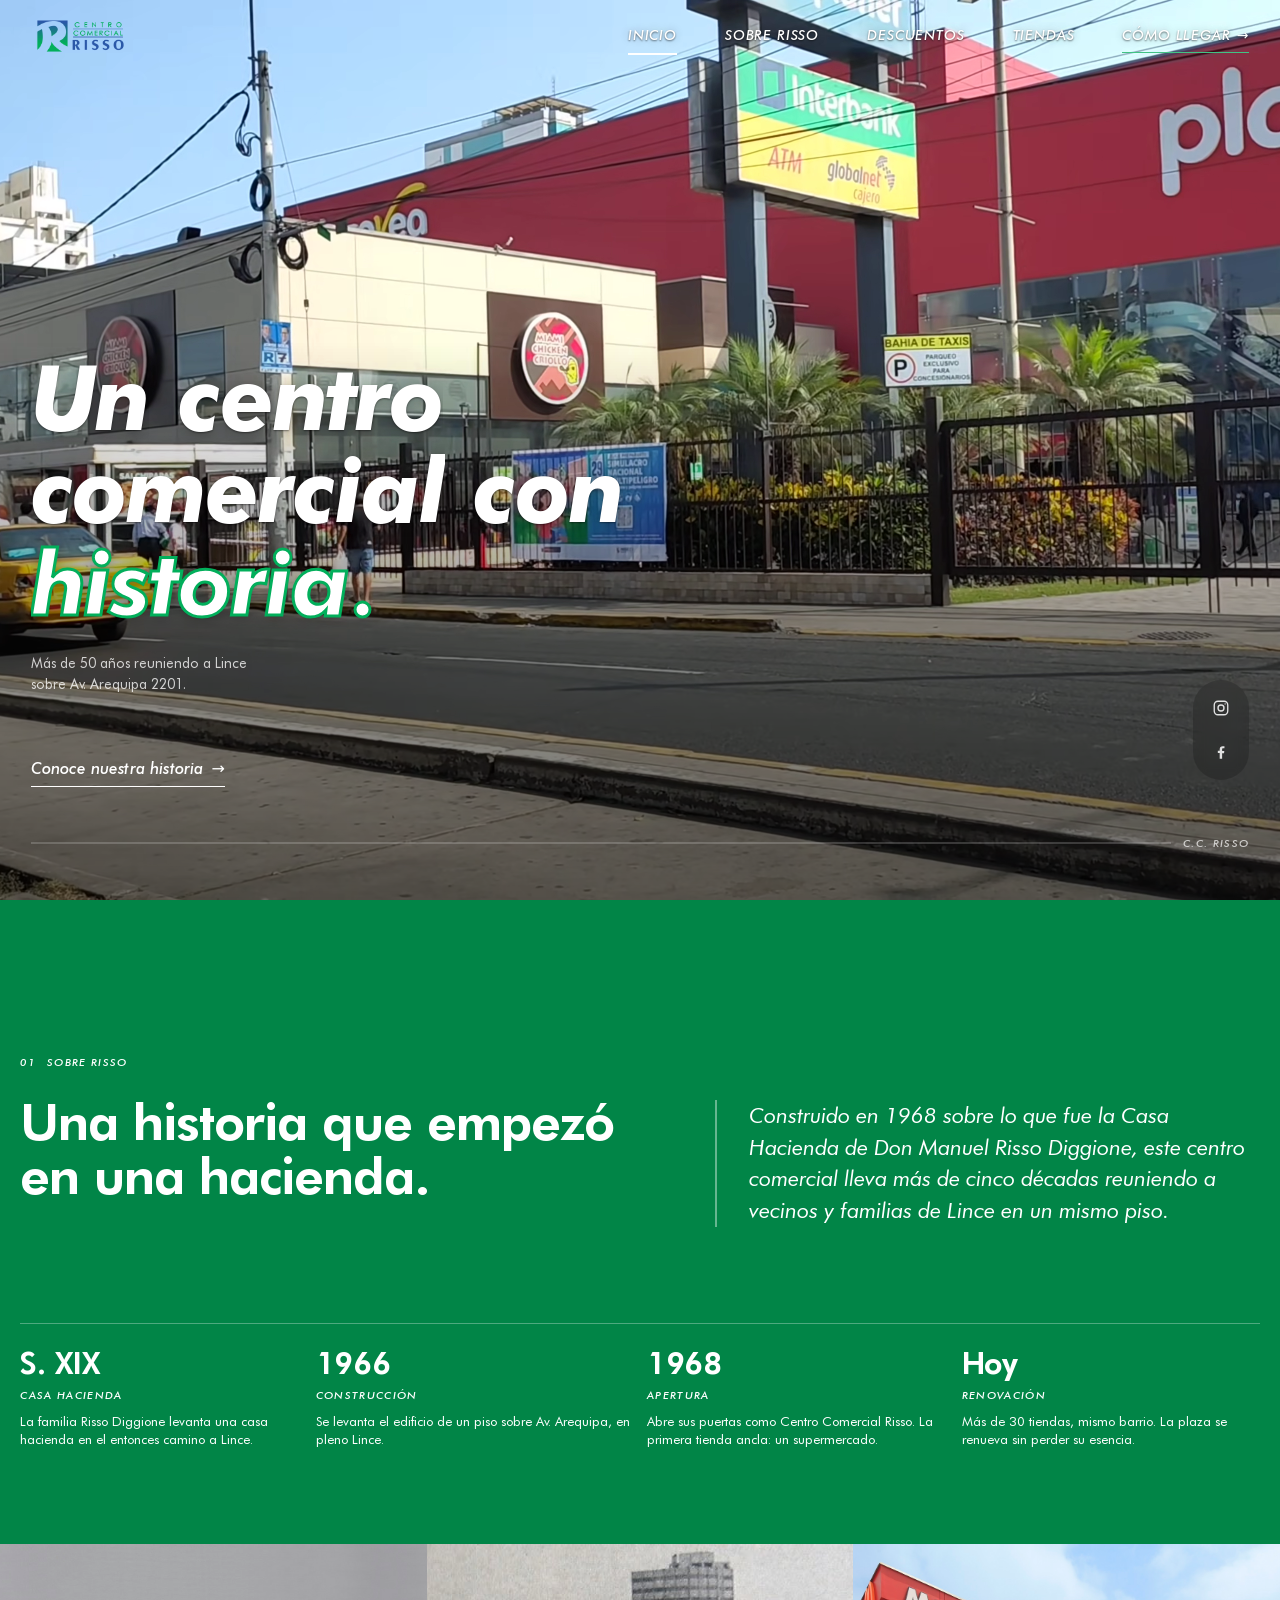
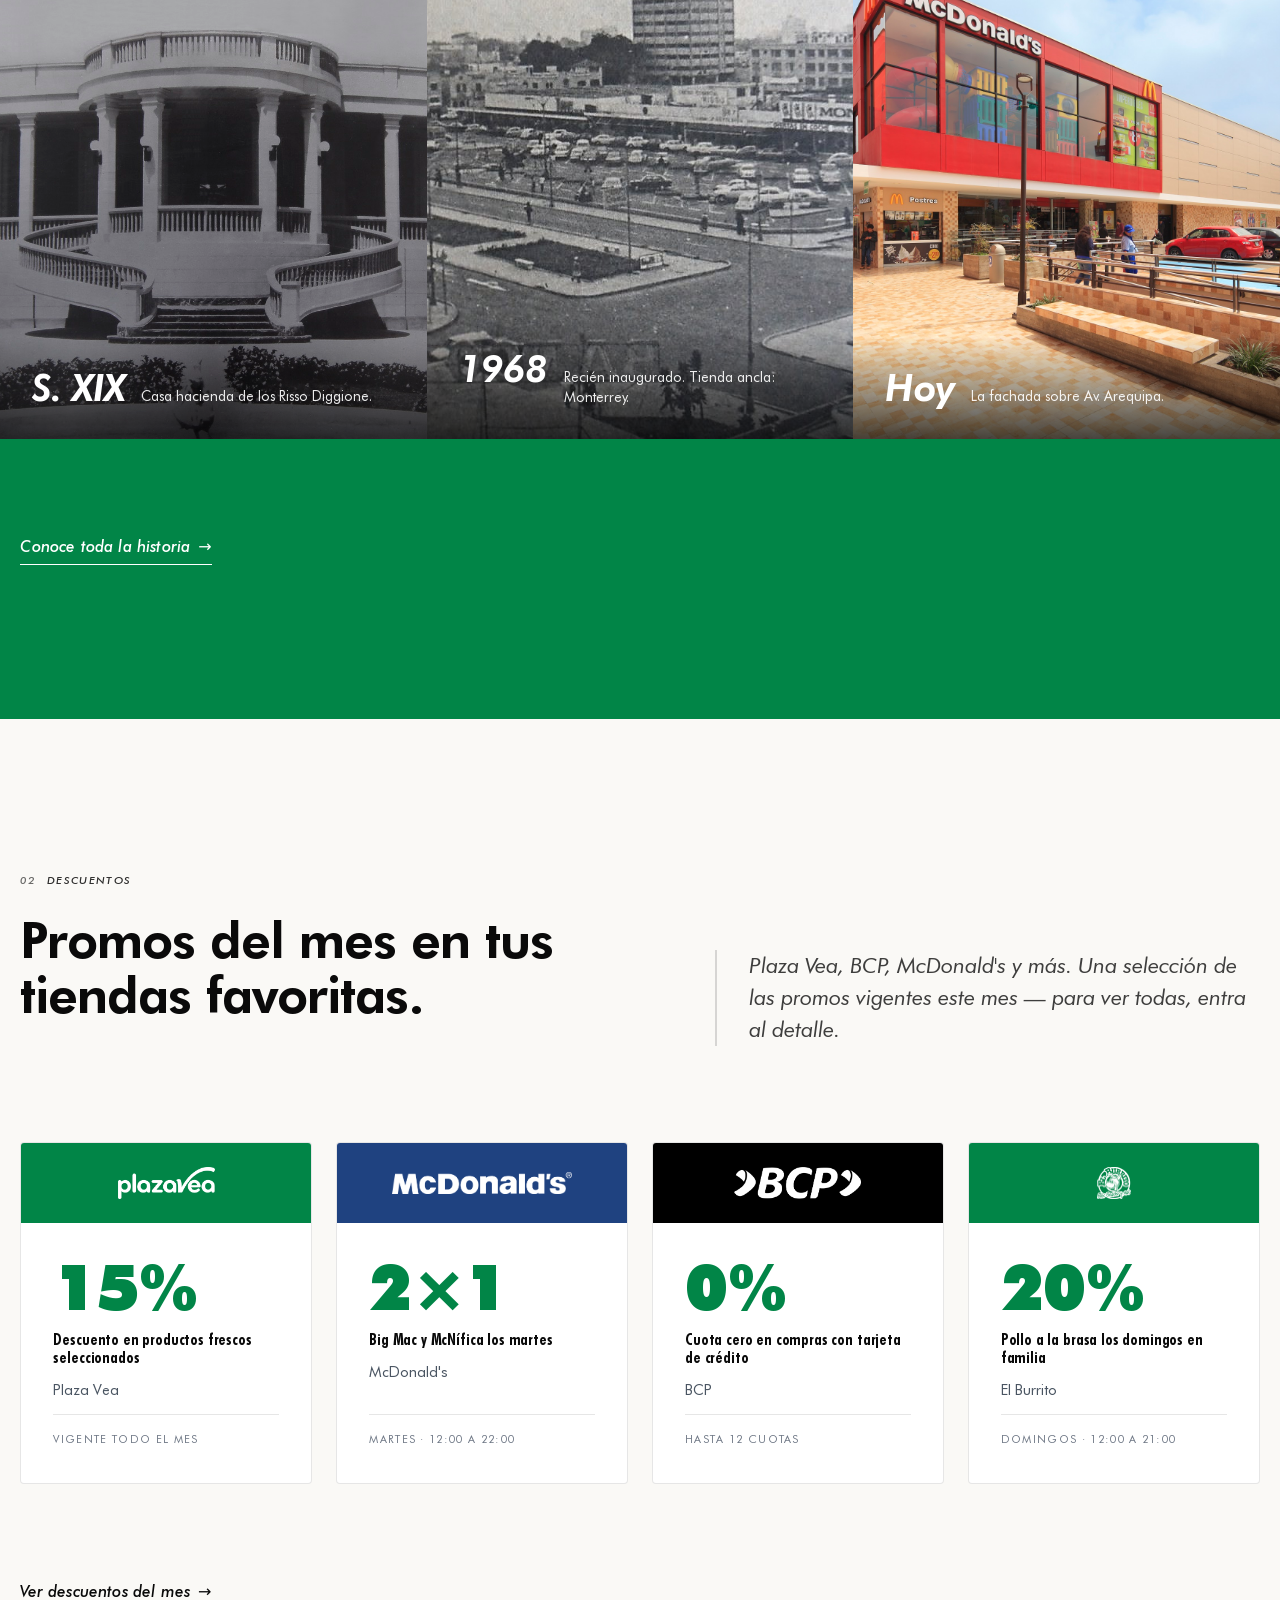
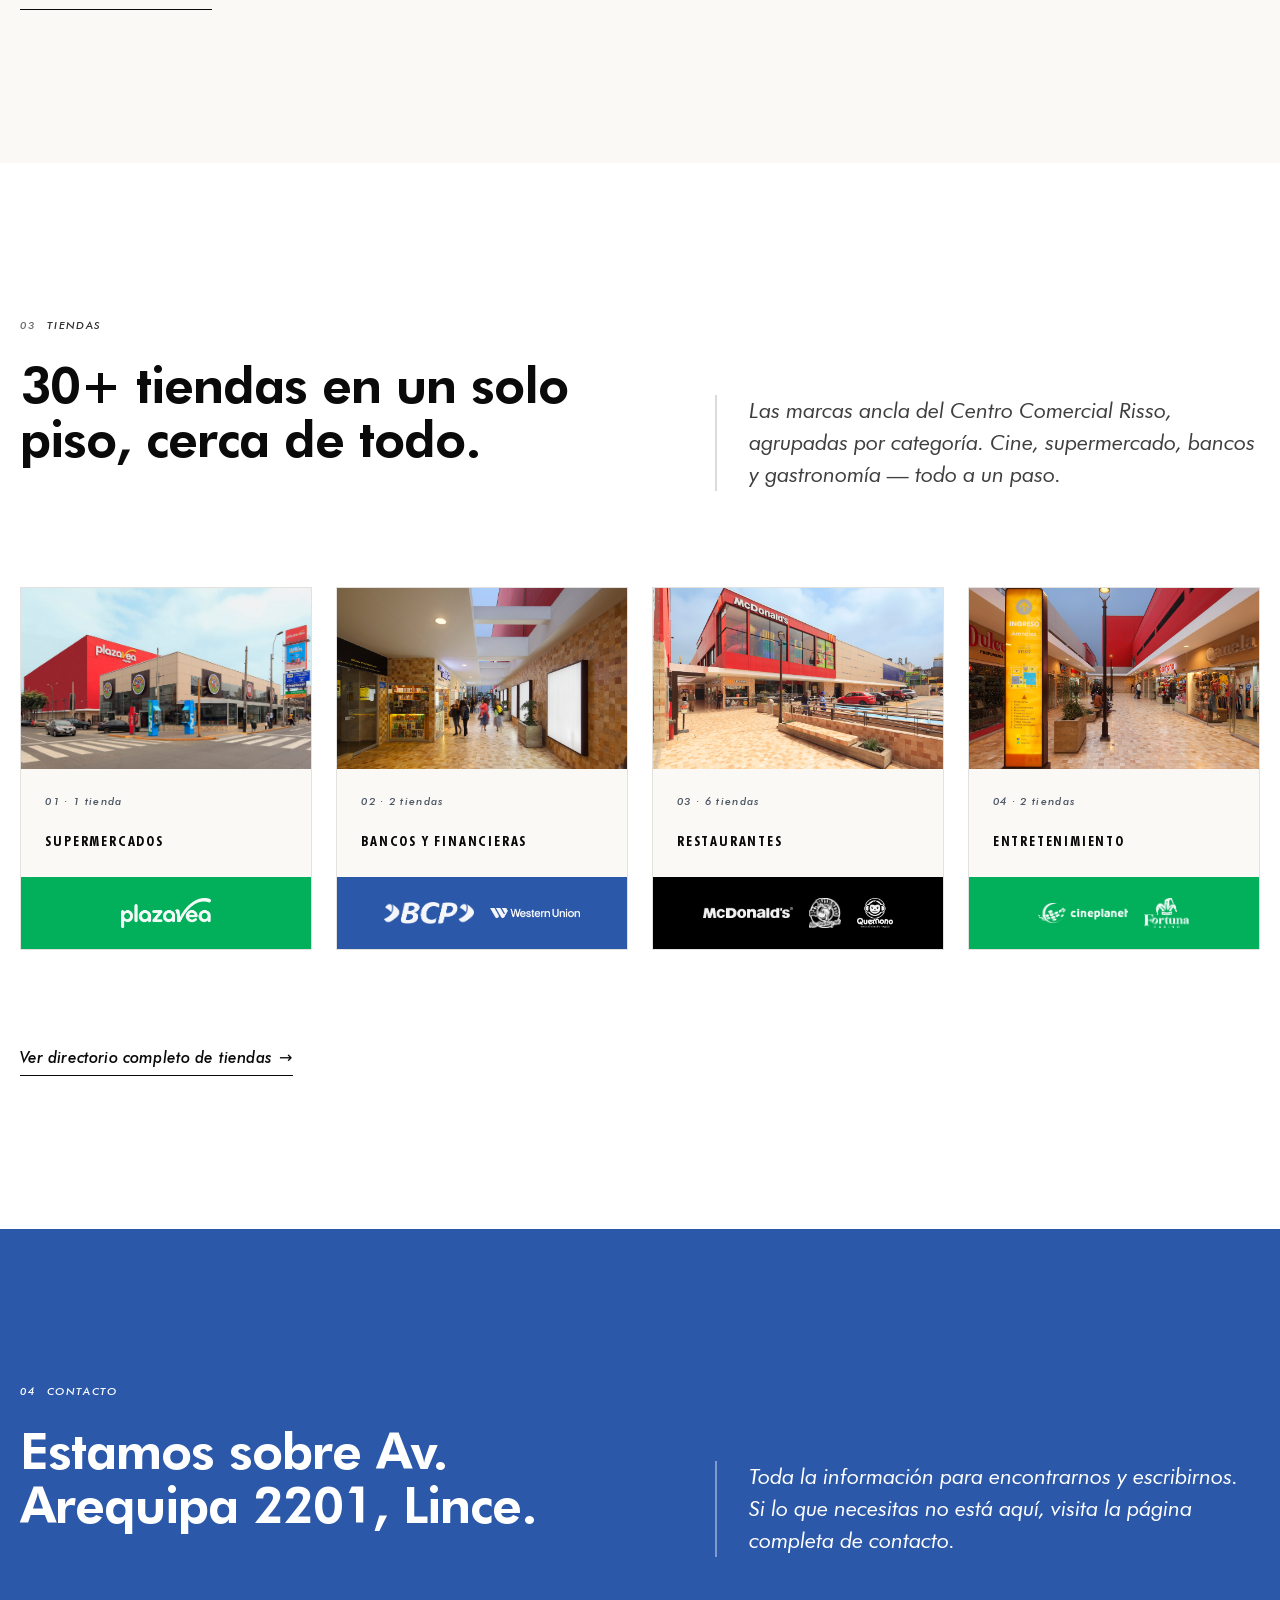
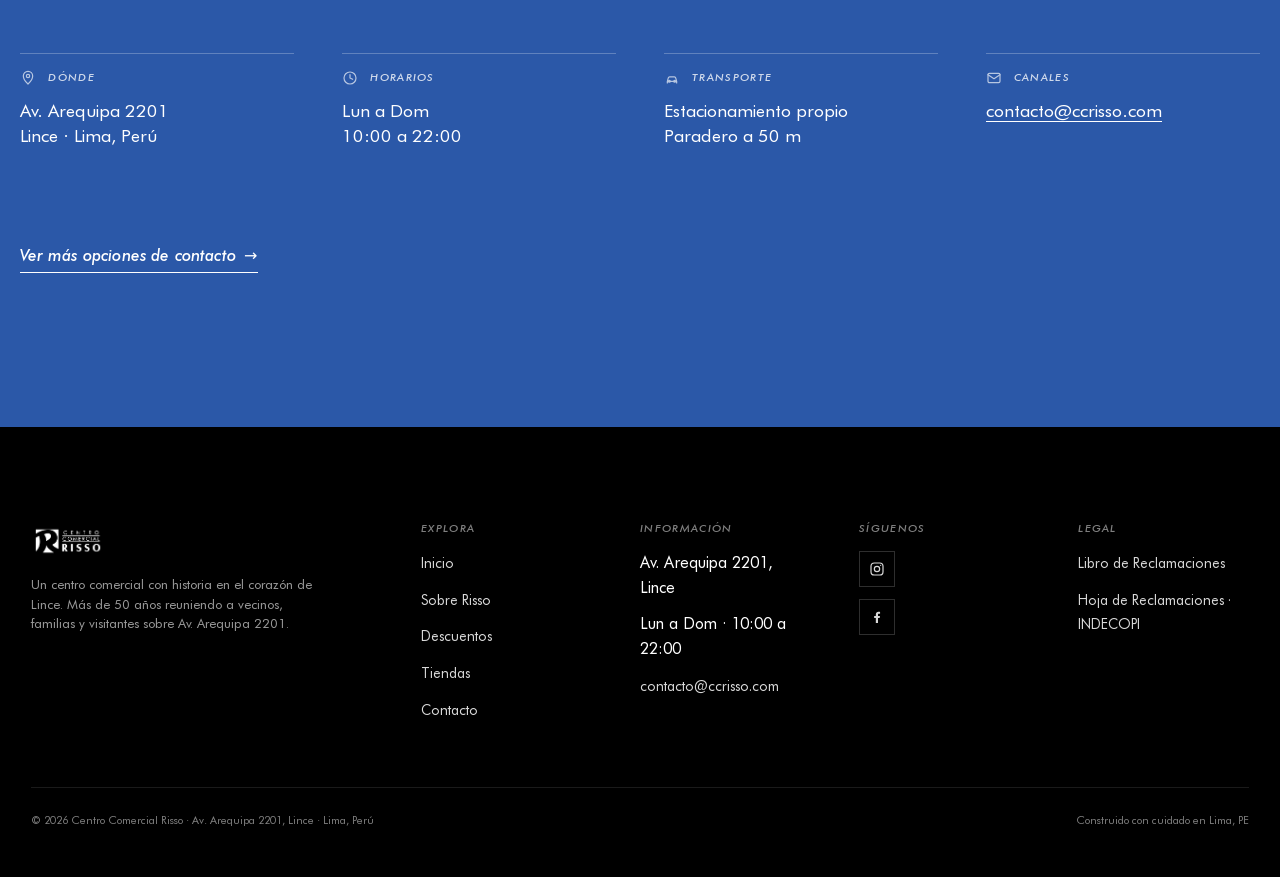
<file: index.html>
<!doctype html>
<html lang="es-PE">
<head>
  <meta charset="utf-8">
  <meta name="viewport" content="width=device-width, initial-scale=1">
  <title>Centro Comercial Risso · Un espacio de reencuentro · Lince, Lima</title>
  <meta name="description" content="Más de 50 años reuniendo a Lince. Tiendas, gastronomía y servicios sobre Av. Arequipa 2201. Un espacio de reencuentro.">
  <meta name="theme-color" content="#02AF5B">
  <meta property="og:type" content="website">
  <meta property="og:title" content="Centro Comercial Risso · Un espacio de reencuentro · Lince">
  <meta property="og:description" content="Más de 50 años reuniendo a Lince. 30+ tiendas y todos los servicios en un solo piso sobre Av. Arequipa 2201.">
  <meta property="og:image" content="assets/img/cc/DSC08123%20de%20tama%C3%B1o%20grande.jpeg">
  <meta property="og:locale" content="es_PE">
  <link rel="icon" type="image/png" href="assets/img/logo.png">
  <link rel="stylesheet" href="assets/css/tokens.css">
  <link rel="stylesheet" href="assets/css/styles.css">
  <script src="assets/js/main.js" defer></script>
</head>
<body>
  <a href="#main" class="skip-link">Saltar al contenido</a>

  <!-- ============================================================
       HEADER (shared)
       ============================================================ -->
  <header class="site-header is-on-dark" role="banner">
    <a href="index.html" class="brand" aria-label="Centro Comercial Risso · Inicio">
      <img src="assets/img/logo-white.png" alt="Centro Comercial Risso" width="206" height="48">
    </a>
    <nav class="nav" aria-label="Navegación principal">
      <a href="index.html" class="is-active" aria-current="page">Inicio</a>
      <a href="sobre-risso.html">Sobre Risso</a>
      <a href="descuentos.html">Descuentos</a>
      <a href="tiendas.html">Tiendas</a>
      <a href="contacto.html" class="nav-cta">Cómo llegar</a>
    </nav>
    <button class="menu-btn" id="menu-btn" aria-label="Abrir menú" aria-expanded="false" aria-controls="mobile-drawer">
      <svg viewBox="0 0 24 24" fill="none" stroke="currentColor" stroke-width="2" stroke-linecap="round" aria-hidden="true"><line x1="4" y1="7" x2="20" y2="7"/><line x1="4" y1="12" x2="20" y2="12"/><line x1="4" y1="17" x2="20" y2="17"/></svg>
    </button>
    <div class="mobile-drawer" id="mobile-drawer" role="dialog" aria-modal="true" aria-labelledby="menu-btn" aria-hidden="true">
      <button class="drawer-close" aria-label="Cerrar menú">
        <svg width="22" height="22" viewBox="0 0 24 24" fill="none" stroke="currentColor" stroke-width="2" stroke-linecap="round" aria-hidden="true"><line x1="6" y1="6" x2="18" y2="18"/><line x1="18" y1="6" x2="6" y2="18"/></svg>
      </button>
      <a href="index.html" aria-current="page">Inicio</a>
      <a href="sobre-risso.html">Sobre Risso</a>
      <a href="descuentos.html">Descuentos</a>
      <a href="tiendas.html">Tiendas</a>
      <a href="contacto.html">Contacto</a>
    </div>
  </header>

  <main id="main">

    <!-- ============================================================
         HERO — full-bleed video + centered claim + RRSS overlay
         ============================================================ -->
    <section class="hero" aria-label="Inicio">
      <video class="hero-video" autoplay muted loop playsinline preload="metadata"
             poster="assets/img/cc/DSC08123%20de%20tama%C3%B1o%20grande.jpeg"
             aria-hidden="true">
        <source data-format="av1" src="videos/risso_tour.mp4" type="video/mp4; codecs=av01.0.05M.08">
        <source src="videos/risso_tour_h264.mp4" type="video/mp4">
      </video>
      <div class="hero-overlay" aria-hidden="true"></div>

      <div class="hero-content">
        <div class="hero-claim-wrap">
          <h1 class="hero-claim">
            <span class="word"><span>Un</span></span>
            <span class="word"><span>centro</span></span>
            <span class="word"><span>comercial</span></span>
            <span class="word"><span>con</span></span><br>
            <span class="word is-remate"><span>historia</span></span><span class="hero-claim-period">.</span>
          </h1>
        </div>
        <p class="hero-sub">Más de 50 años reuniendo a Lince sobre Av. Arequipa 2201.</p>
        <div class="hero-cta">
          <a href="sobre-risso.html" class="cta-link is-on-dark">Conoce nuestra historia</a>
        </div>
        <div class="hero-progress" aria-hidden="true">
          <div class="progress-track"><div class="progress-bar"></div></div>
          <span class="progress-label">C.C. Risso</span>
        </div>
      </div>

      <!-- RRSS overlay fixed bottom-right (only Inicio) -->
      <div class="hero-socials" aria-label="Redes sociales">
        <a href="https://www.instagram.com/c.c.risso/" target="_blank" rel="noopener" aria-label="Instagram">
          <svg viewBox="0 0 24 24" fill="none" stroke="currentColor" stroke-width="1.8" aria-hidden="true"><rect x="3" y="3" width="18" height="18" rx="5"/><circle cx="12" cy="12" r="4"/><circle cx="17.5" cy="6.5" r="0.9" fill="currentColor" stroke="none"/></svg>
        </a>
        <a href="https://www.facebook.com/CentroComercialRisso/" target="_blank" rel="noopener" aria-label="Facebook">
          <svg viewBox="0 0 24 24" fill="currentColor" aria-hidden="true"><path d="M13.5 21v-7.5h2.5l.4-3h-2.9V8.6c0-.86.24-1.45 1.47-1.45H16.6V4.43c-.28-.04-1.25-.12-2.38-.12-2.36 0-3.97 1.44-3.97 4.08v2.11H7.75v3h2.5V21h3.25z"/></svg>
        </a>
      </div>
    </section>

    <!-- ============================================================
         STORYTELLING ANCHORS — Sobre Risso → Descuentos → Tiendas → Contacto
         ============================================================ -->

    <!-- ANCLA 1 · SOBRE RISSO -->
    <section class="anchor anchor--green" id="sobre-risso" aria-labelledby="anchor-1-title">
      <div class="container">
        <div class="anchor-head">
          <div>
            <div class="anchor-eyebrow">
              <span class="num">01</span>
              <span class="label">Sobre Risso</span>
            </div>
            <h2 id="anchor-1-title">Una historia que empezó en una hacienda.</h2>
          </div>
          <p>Construido en 1968 sobre lo que fue la Casa Hacienda de Don Manuel Risso Diggione, este centro comercial lleva más de cinco décadas reuniendo a vecinos y familias de Lince en un mismo piso.</p>
        </div>

        <!-- Mini-timeline: 5 hitos en columnas -->
        <div class="timeline" role="list">
          <div class="timeline-item" role="listitem">
            <span class="year">S. XIX</span>
            <span class="label">Casa Hacienda</span>
            <span class="blurb">La familia Risso Diggione levanta una casa hacienda en el entonces camino a Lince.</span>
          </div>
          <div class="timeline-item" role="listitem">
            <span class="year">1966</span>
            <span class="label">Construcción</span>
            <span class="blurb">Se levanta el edificio de un piso sobre Av. Arequipa, en pleno Lince.</span>
          </div>
          <div class="timeline-item" role="listitem">
            <span class="year">1968</span>
            <span class="label">Apertura</span>
            <span class="blurb">Abre sus puertas como Centro Comercial Risso. La primera tienda ancla: un supermercado.</span>
          </div>
          <div class="timeline-item" role="listitem">
            <span class="year">Hoy</span>
            <span class="label">Renovación</span>
            <span class="blurb">Más de 30 tiendas, mismo barrio. La plaza se renueva sin perder su esencia.</span>
          </div>
        </div>
      </div>

      <!-- Diptych: now vs then, full-bleed, alto fijo, sin gap -->
      <div class="photo-row">
        <figure class="photo-row-item">
          <img src="assets/img/cc/ccrisso/quienessomos1_MG_4568.jpg" alt="La Casa Hacienda de los Risso Diggione, sobre cuyo solar se construyó el Centro Comercial Risso" loading="lazy">
          <figcaption class="photo-row-cap">
            <span class="photo-row-cap-year">S. XIX</span>
            <span class="photo-row-cap-text">Casa hacienda de los Risso Diggione.</span>
          </figcaption>
        </figure>
        <figure class="photo-row-item">
          <img src="assets/img/cc/ccrisso/quienessomos_3.jpg" alt="Centro Comercial Risso recién inaugurado en 1968, con la tienda ancla Monterrey" loading="lazy">
          <figcaption class="photo-row-cap">
            <span class="photo-row-cap-year">1968</span>
            <span class="photo-row-cap-text">Recién inaugurado. Tienda ancla: Monterrey.</span>
          </figcaption>
        </figure>
        <figure class="photo-row-item">
          <img src="assets/img/cc/ccrisso/galeria1_MG_4933.jpg" alt="Fachada actual del Centro Comercial Risso sobre Av. Arequipa" loading="lazy">
          <figcaption class="photo-row-cap">
            <span class="photo-row-cap-year">Hoy</span>
            <span class="photo-row-cap-text">La fachada sobre Av. Arequipa.</span>
          </figcaption>
        </figure>
      </div>


      </div>
      <div class="container">

        <div class="anchor-foot">
          <a href="sobre-risso.html" class="cta-link">Conoce toda la historia</a>
        </div>
      </div>
    </section>

    <!-- ANCLA 2 · DESCUENTOS -->
    <section class="anchor anchor--paper" id="descuentos" aria-labelledby="anchor-2-title">
      <div class="container">
        <div class="anchor-head">
          <div>
            <div class="anchor-eyebrow">
              <span class="num">02</span>
              <span class="label">Descuentos</span>
            </div>
            <h2 id="anchor-2-title">Promos del mes en tus tiendas favoritas.</h2>
          </div>
          <p>Plaza Vea, BCP, McDonald's y más. Una selección de las promos vigentes este mes — para ver todas, entra al detalle.</p>
        </div>

        <!-- Preview de 4 descuentos — mismas cards que descuentos.html
             (cycling banda G·B·I + logo blanco + descuento grande + título + tienda + vigencia) -->
        <div class="promo-list promo-list--home">

          <article class="promo-row">
            <div class="promo-card-band">
              <img src="assets/img/tenants/logos/PlazaVea_logo_rgb_blanco.png" alt="Plaza Vea" loading="lazy">
            </div>
            <div class="promo-card-body">
              <div class="promo-discount">15%</div>
              <h3 class="promo-title">Descuento en productos frescos seleccionados</h3>
              <p class="promo-store">Plaza Vea</p>
              <p class="promo-vigency">Vigente todo el mes</p>
            </div>
          </article>

          <article class="promo-row">
            <div class="promo-card-band">
              <img src="assets/img/tenants/logos/mcdonalds-wordmark_logo_blanco.png" alt="McDonald's" loading="lazy">
            </div>
            <div class="promo-card-body">
              <div class="promo-discount">2×1</div>
              <h3 class="promo-title">Big Mac y McNífica los martes</h3>
              <p class="promo-store">McDonald's</p>
              <p class="promo-vigency">Martes · 12:00 a 22:00</p>
            </div>
          </article>

          <article class="promo-row">
            <div class="promo-card-band">
              <img src="assets/img/tenants/logos/BCP_logo_blanco.png" alt="BCP" loading="lazy">
            </div>
            <div class="promo-card-body">
              <div class="promo-discount">0%</div>
              <h3 class="promo-title">Cuota cero en compras con tarjeta de crédito</h3>
              <p class="promo-store">BCP</p>
              <p class="promo-vigency">Hasta 12 cuotas</p>
            </div>
          </article>

          <article class="promo-row">
            <div class="promo-card-band">
              <img src="assets/img/tenants/logos/El_burrito_logo_blanco.png" alt="El Burrito" loading="lazy">
            </div>
            <div class="promo-card-body">
              <div class="promo-discount">20%</div>
              <h3 class="promo-title">Pollo a la brasa los domingos en familia</h3>
              <p class="promo-store">El Burrito</p>
              <p class="promo-vigency">Domingos · 12:00 a 21:00</p>
            </div>
          </article>

        </div>

        <div class="anchor-foot">
          <a href="descuentos.html" class="cta-link">Ver descuentos del mes</a>
        </div>
      </div>
    </section>

    <!-- ANCLA 3 · TIENDAS -->
    <section class="anchor anchor--white" id="tiendas" aria-labelledby="anchor-3-title">
      <div class="container">
        <div class="anchor-head">
          <div>
            <div class="anchor-eyebrow">
              <span class="num">03</span>
              <span class="label">Tiendas</span>
            </div>
            <h2 id="anchor-3-title">30+ tiendas en un solo piso, cerca de todo.</h2>
          </div>
          <p>Las marcas ancla del Centro Comercial Risso, agrupadas por categoría. Cine, supermercado, bancos y gastronomía — todo a un paso.</p>
        </div>

        <!-- Preview de 6 categorías con logos -->
        <div class="category-preview-grid">
          <a href="tiendas.html#cat-1" class="cat-preview">
            <span class="cat-thumb">
              <img src="assets/img/cc/ccrisso/inicio2_MG_4885v.jpg" alt="Plaza Vea y el centro comercial visto desde Av. Arequipa" loading="lazy">
            </span>
            <span class="cat-body">
              <span class="cat-num">01 · 1 tienda</span>
              <span class="cat-name">Supermercados</span>
            </span>
            <span class="cat-logos"><img src="assets/img/tenants/logos/PlazaVea_logo_rgb_blanco.png" alt="Plaza Vea"></span>
          </a>
          <a href="tiendas.html#cat-2" class="cat-preview">
            <span class="cat-thumb">
              <img src="assets/img/cc/ccrisso/galeria3_MG_5035.jpg" alt="Galería techada del centro comercial" loading="lazy">
            </span>
            <span class="cat-body">
              <span class="cat-num">02 · 2 tiendas</span>
              <span class="cat-name">Bancos y Financieras</span>
            </span>
            <span class="cat-logos"><img src="assets/img/tenants/logos/BCP_logo_blanco.png" alt="BCP"><img src="assets/img/tenants/logos/WesternUnion_logo_2023_Unalinea_blanco.png" alt="Western Union"></span>
          </a>
          <a href="tiendas.html#cat-3" class="cat-preview">
            <span class="cat-thumb">
              <img src="assets/img/cc/ccrisso/galeria1_MG_4933.jpg" alt="Exterior de McDonald's en el centro comercial" loading="lazy">
            </span>
            <span class="cat-body">
              <span class="cat-num">03 · 6 tiendas</span>
              <span class="cat-name">Restaurantes</span>
            </span>
            <span class="cat-logos"><img src="assets/img/tenants/logos/mcdonalds-wordmark_logo_blanco.png" alt="McDonald's"><img src="assets/img/tenants/logos/El_burrito_logo_blanco.png" alt="El Burrito"><img src="assets/img/tenants/logos/quemono_logo_blanco.png" alt="Qué Monó"></span>
          </a>
          <a href="tiendas.html#cat-4" class="cat-preview">
            <span class="cat-thumb">
              <img src="assets/img/cc/ccrisso/galeria7_MG_5023.jpg" alt="Ingreso al centro comercial por la calle Arenales" loading="lazy">
            </span>
            <span class="cat-body">
              <span class="cat-num">04 · 2 tiendas</span>
              <span class="cat-name">Entretenimiento</span>
            </span>
            <span class="cat-logos"><img src="assets/img/tenants/logos/cineplanet_logo_blanco.png" alt="Cineplanet"><img src="assets/img/tenants/logos/Nuevo_Fortuna_Casino_logo_blanco.png" alt="Nuevo Fortuna Casino"></span>
          </a>
        </div>

        <div class="anchor-foot">
          <a href="tiendas.html" class="cta-link">Ver directorio completo de tiendas</a>
        </div>
      </div>
    </section>

    <!-- ANCLA 4 · CONTACTO -->
    <section class="anchor anchor--blue" id="contacto" aria-labelledby="anchor-4-title">
      <div class="container">
        <div class="anchor-head">
          <div>
            <div class="anchor-eyebrow">
              <span class="num">04</span>
              <span class="label">Contacto</span>
            </div>
            <h2 id="anchor-4-title">Estamos sobre Av. Arequipa 2201, Lince.</h2>
          </div>
          <p>Toda la información para encontrarnos y escribirnos. Si lo que necesitas no está aquí, visita la página completa de contacto.</p>
        </div>

        <!-- Info de contacto inline, 4 celdas -->
        <div class="contact-info-inline">
          <div class="ci-cell">
            <h3><img src="assets/img/icons/pin.svg" alt="">Dónde</h3>
            <address>Av. Arequipa 2201<br>Lince · Lima, Perú</address>
          </div>
          <div class="ci-cell">
            <h3><img src="assets/img/icons/clock.svg" alt="">Horarios</h3>
            <p>Lun a Dom<br>10:00 a 22:00</p>
          </div>
          <div class="ci-cell">
            <h3><img src="assets/img/icons/car.svg" alt="">Transporte</h3>
            <p>Estacionamiento propio<br>Paradero a 50 m</p>
          </div>
          <div class="ci-cell">
            <h3><img src="assets/img/icons/mail.svg" alt="">Canales</h3>
            <p><a href="mailto:contacto@ccrisso.com">contacto@ccrisso.com</a></p>
          </div>
        </div>

        <div class="anchor-foot">
          <a href="contacto.html" class="cta-link">Ver más opciones de contacto</a>
        </div>
      </div>
    </section>

  </main>

  <!-- ============================================================
       FOOTER (shared · black)
       ============================================================ -->
  <footer class="site-footer" role="contentinfo">
    <div class="footer-grid">
      <div class="footer-brand">
        <img src="assets/img/logo-white.png" alt="Centro Comercial Risso" width="120" height="28">
        <p>Un centro comercial con historia en el corazón de Lince. Más de 50 años reuniendo a vecinos, familias y visitantes sobre Av. Arequipa 2201.</p>
      </div>
      <div class="footer-col">
        <h4>Explora</h4>
        <ul>
          <li><a href="index.html">Inicio</a></li>
          <li><a href="sobre-risso.html">Sobre Risso</a></li>
          <li><a href="descuentos.html">Descuentos</a></li>
          <li><a href="tiendas.html">Tiendas</a></li>
          <li><a href="contacto.html">Contacto</a></li>
        </ul>
      </div>
      <div class="footer-col">
        <h4>Información</h4>
        <ul>
          <li>Av. Arequipa 2201, Lince</li>
          <li>Lun a Dom · 10:00 a 22:00</li>
          <li><a href="mailto:contacto@ccrisso.com">contacto@ccrisso.com</a></li>
        </ul>
      </div>
      <div class="footer-col">
        <h4>Síguenos</h4>
        <ul class="footer-socials">
          <li><a href="https://www.instagram.com/c.c.risso/" target="_blank" rel="noopener" aria-label="Instagram">
            <svg viewBox="0 0 24 24" fill="none" stroke="currentColor" stroke-width="1.8" aria-hidden="true"><rect x="3" y="3" width="18" height="18" rx="5"/><circle cx="12" cy="12" r="4"/><circle cx="17.5" cy="6.5" r="0.9" fill="currentColor" stroke="none"/></svg>
          </a></li>
          <li><a href="https://www.facebook.com/CentroComercialRisso/" target="_blank" rel="noopener" aria-label="Facebook">
            <svg viewBox="0 0 24 24" fill="currentColor" aria-hidden="true"><path d="M13.5 21v-7.5h2.5l.4-3h-2.9V8.6c0-.86.24-1.45 1.47-1.45H16.6V4.43c-.28-.04-1.25-.12-2.38-.12-2.36 0-3.97 1.44-3.97 4.08v2.11H7.75v3h2.5V21h3.25z"/></svg>
          </a></li>
        </ul>
      </div>
      <div class="footer-col">
        <h4>Legal</h4>
        <ul>
          <li><a href="libro-reclamaciones.html">Libro de Reclamaciones</a></li>
          <li><a href="libro-reclamaciones.html">Hoja de Reclamaciones · INDECOPI</a></li>
        </ul>
      </div>
    </div>
    <div class="footer-bottom">
      <span>© 2026 Centro Comercial Risso · Av. Arequipa 2201, Lince · Lima, Perú</span>
      <span>Construido con cuidado en Lima, PE</span>
    </div>
  </footer>

</body>
</html>
</file>
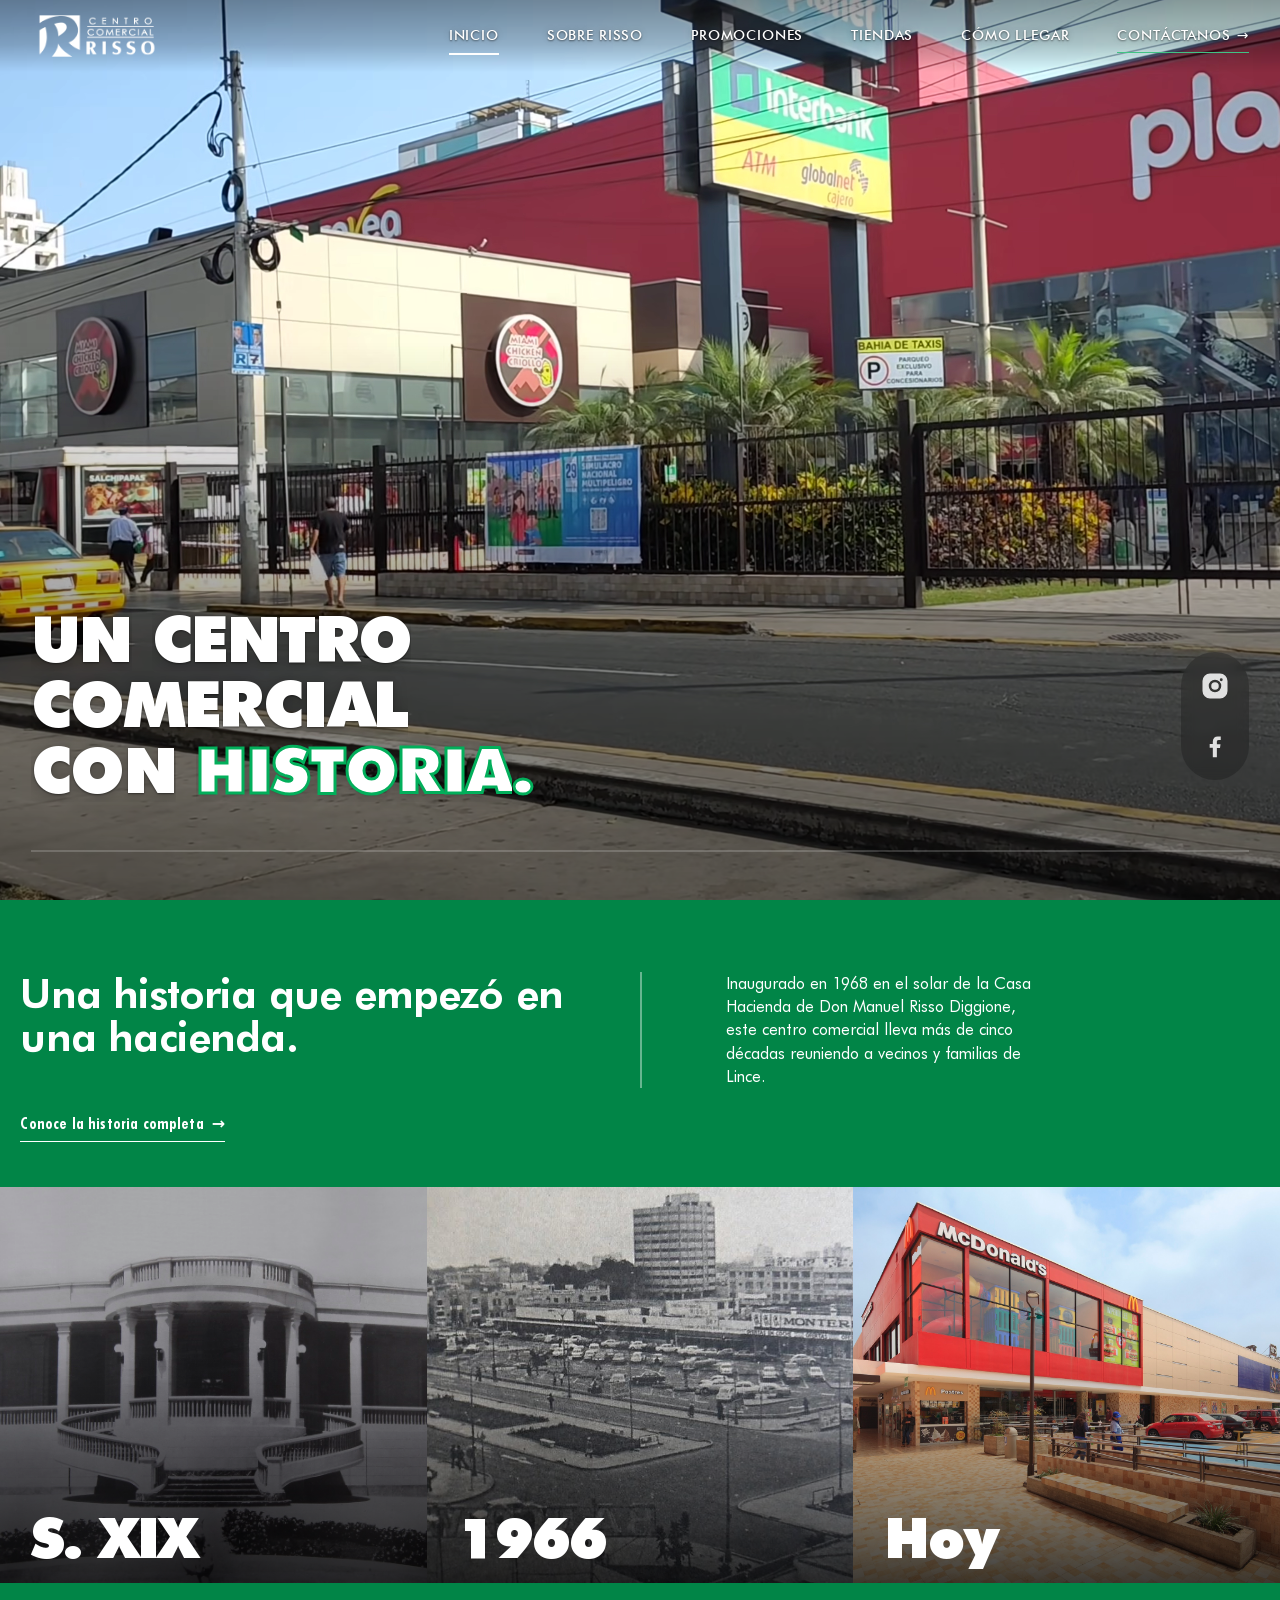
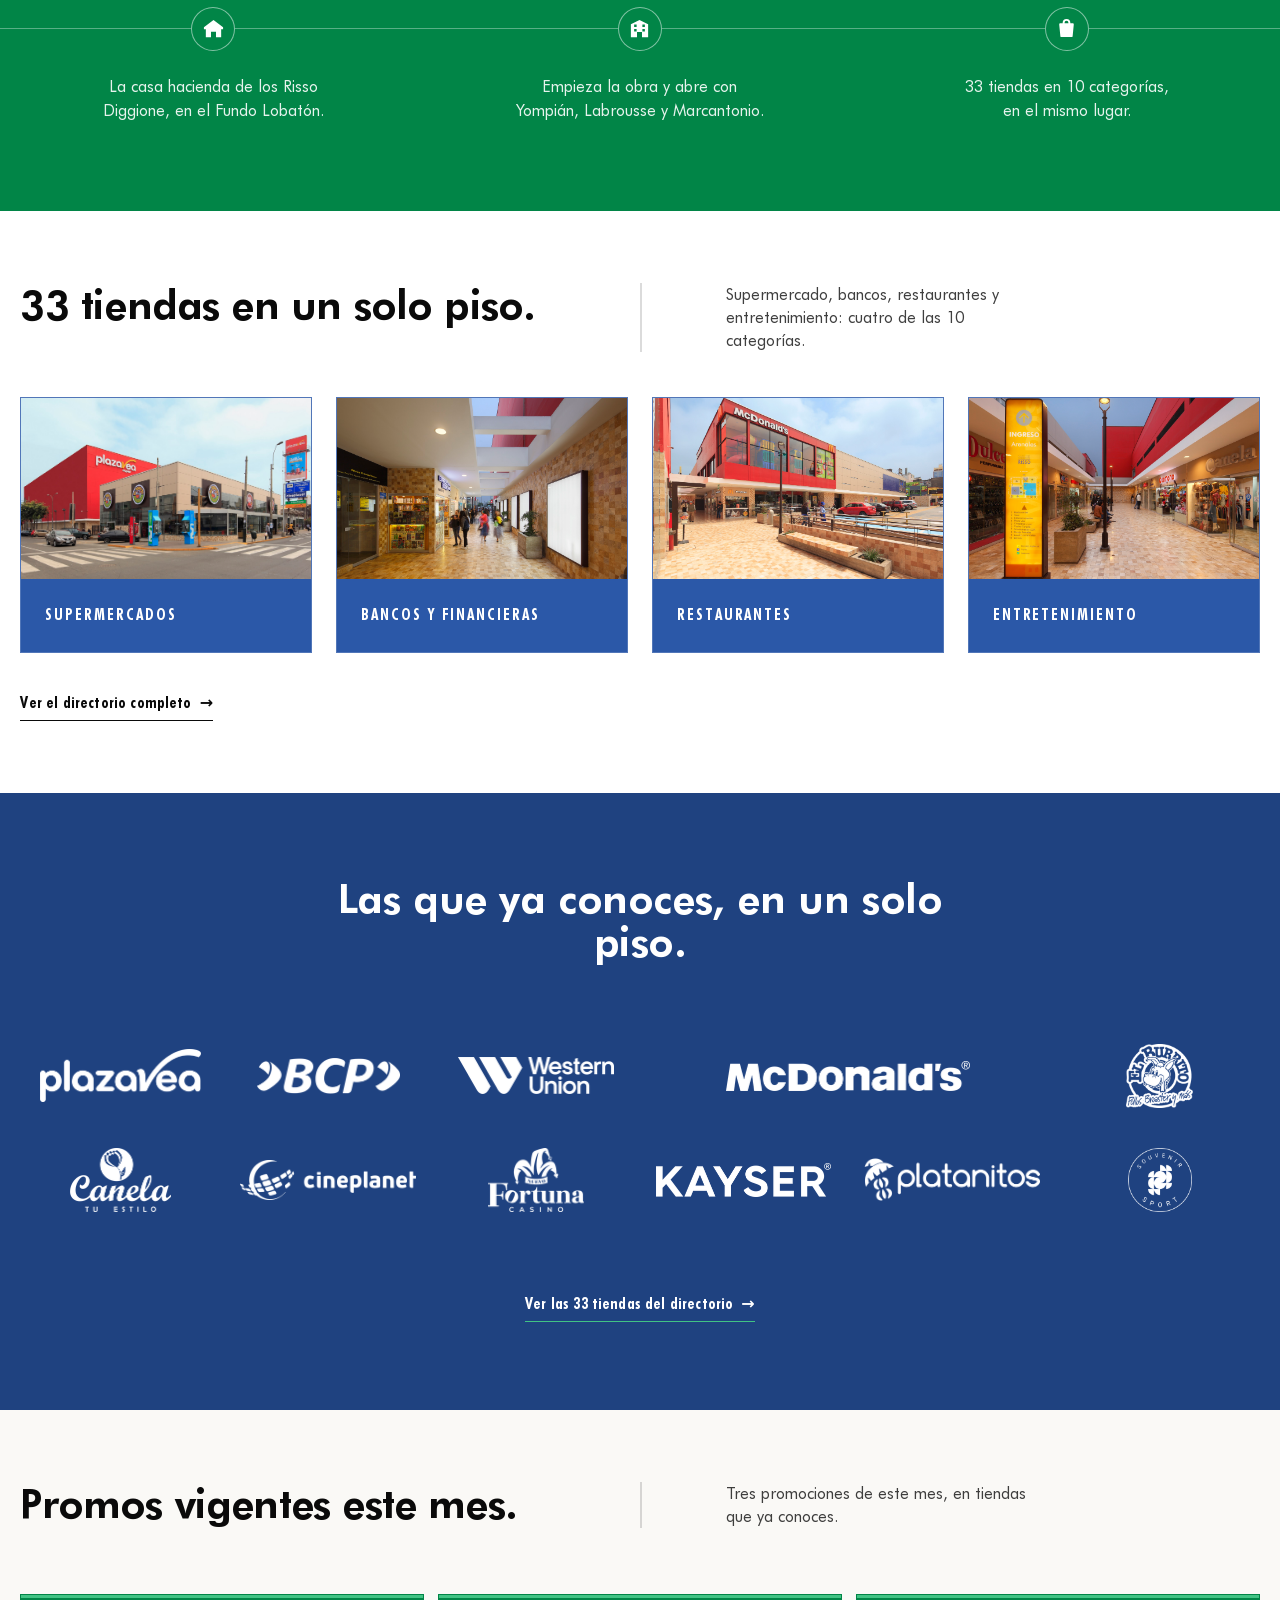
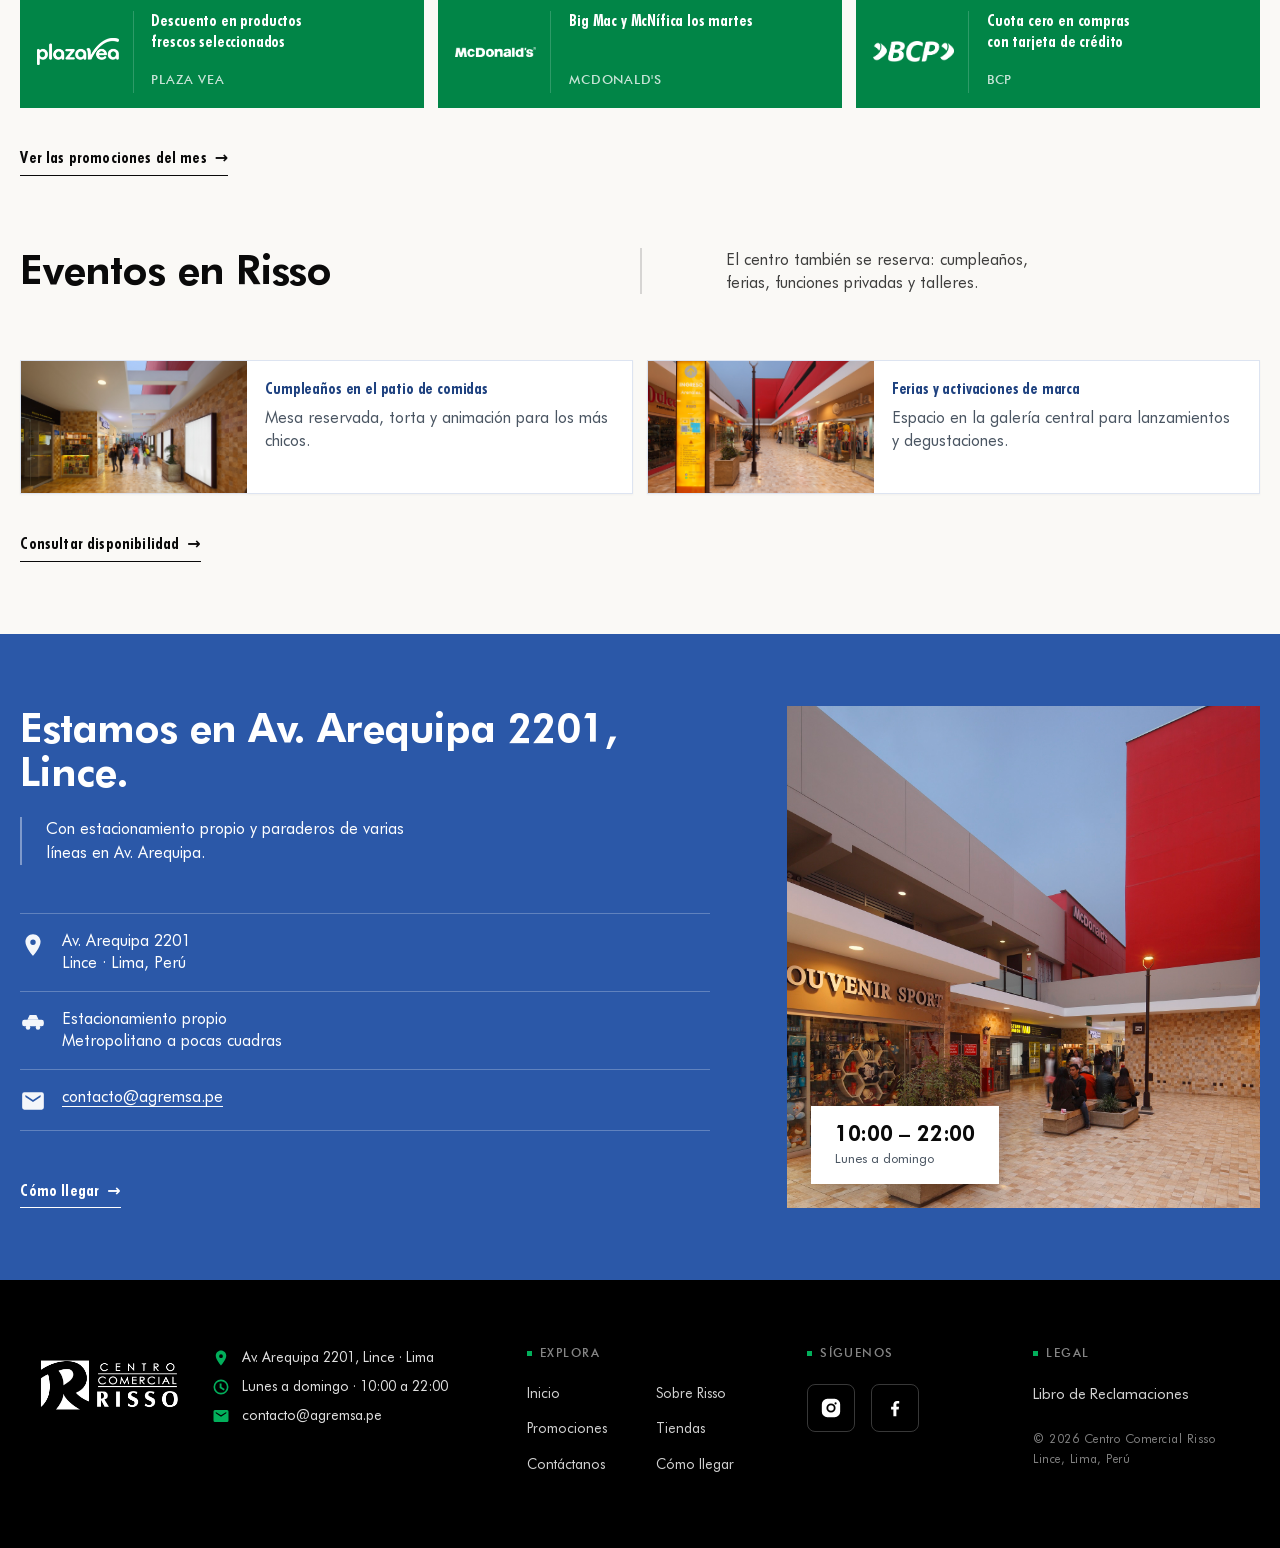
<file: v2/index.html>
<!doctype html>
<html lang="es-PE"><head>
  <meta charset="utf-8">
  <meta name="viewport" content="width=device-width, initial-scale=1">
  <title>Centro Comercial Risso · Un espacio de reencuentro · Lince, Lima</title>
  <meta name="description" content="Más de 50 años reuniendo a Lince. 33 tiendas, gastronomía y servicios en un solo piso, en Av. Arequipa 2201. Abierto de lunes a domingo, de 10:00 a 22:00.">
  <meta name="theme-color" content="#02AF5B">
  <meta property="og:type" content="website">
  <meta property="og:title" content="Centro Comercial Risso · Un espacio de reencuentro · Lince">
  <meta property="og:description" content="Más de 50 años reuniendo a Lince. 33 tiendas, 10 categorías y un solo piso, en Av. Arequipa 2201.">
  <meta property="og:image" content="assets/img/cc/DSC08123%20de%20tama%C3%B1o%20grande.jpeg">
  <meta property="og:locale" content="es_PE">
  <link rel="icon" type="image/png" href="assets/img/logo.png">
  <link rel="preload" href="fonts/woff2/FuturaExtraBlack.woff2" as="font" type="font/woff2" crossorigin="">
  <link rel="stylesheet" href="assets/css/tokens.css">
  <link rel="stylesheet" href="assets/css/styles.css">
  <script src="assets/js/main.js" defer=""></script>
</head>
<body>
  <a href="#main" class="skip-link">Saltar al contenido</a>

  <!-- ============================================================
       HEADER (shared)
       ============================================================ -->
  <header class="site-header is-on-dark" role="banner">
    <a href="index.html" class="brand" aria-label="Centro Comercial Risso · Inicio">
      <img src="assets/img/logo-white.png" alt="Centro Comercial Risso" width="206" height="48">
    </a>
    <nav class="nav" aria-label="Navegación principal">
      <a href="index.html" class="is-active" aria-current="page">Inicio</a>
      <a href="sobre-risso.html">Sobre Risso</a>
      <a href="descuentos.html">Promociones</a>
      <a href="tiendas.html">Tiendas</a>
      <a href="como-llegar.html">Cómo llegar</a>
      <a href="contacto.html" class="nav-cta">Contáctanos</a>
    </nav>
    <button class="menu-btn" id="menu-btn" aria-label="Abrir menú" aria-expanded="false" aria-controls="mobile-drawer">
      <svg viewBox="0 0 24 24" fill="currentColor" aria-hidden="true"><rect x="3" y="5" width="18" height="2.6" rx="1.3"></rect><rect x="3" y="10.7" width="18" height="2.6" rx="1.3"></rect><rect x="3" y="16.4" width="18" height="2.6" rx="1.3"></rect></svg>
    </button>
    <div class="mobile-drawer" id="mobile-drawer" role="dialog" aria-modal="true" aria-labelledby="menu-btn" aria-hidden="true">
      <button class="drawer-close" aria-label="Cerrar menú">
        <svg viewBox="0 0 24 24" fill="currentColor" width="22" height="22" aria-hidden="true"><path d="M6.4 4.6 4.6 6.4 10.2 12l-5.6 5.6 1.8 1.8L12 13.8l5.6 5.6 1.8-1.8L13.8 12l5.6-5.6-1.8-1.8L12 10.2Z"></path></svg>
      </button>
      <a href="index.html" aria-current="page">Inicio</a>
      <a href="sobre-risso.html">Sobre Risso</a>
      <a href="descuentos.html">Promociones</a>
      <a href="tiendas.html">Tiendas</a>
      <a href="como-llegar.html">Cómo llegar</a>
      <a href="contacto.html">Contáctanos</a>
    </div>
  </header>

  <main id="main">

    <!-- ============================================================
         HERO — full-bleed video + centered claim + RRSS overlay
         ============================================================ -->
    <section class="hero" aria-label="Inicio">
      <video class="hero-video" autoplay="" muted="" loop="" playsinline="" preload="metadata" poster="assets/img/cc/DSC08123%20de%20tama%C3%B1o%20grande.jpeg" aria-hidden="true">
        <source data-format="av1" src="videos/risso_tour.mp4" type="video/mp4; codecs=av01.0.05M.08">
        <source src="videos/risso_tour_h264.mp4" type="video/mp4">
      </video>
      <div class="hero-overlay" aria-hidden="true"></div>

      <div class="hero-content">
        <div class="hero-claim-wrap">
          <h1 class="hero-claim is-upper">
            <span class="word"><span>Un</span></span>
            <span class="word"><span>centro</span></span>
            <span class="word"><span>comercial</span></span><br>
            <span class="word"><span>con</span></span>
            <span class="word is-remate"><span>historia</span></span><span class="hero-claim-period">.</span>
          </h1>
        </div>
        <div class="hero-progress" aria-hidden="true">
          <div class="progress-track"><div class="progress-bar"></div></div>
        </div>
      </div>

      <!-- RRSS overlay fixed bottom-right (only Inicio) -->
      <div class="hero-socials" aria-label="Redes sociales">
        <a href="https://www.instagram.com/c.c.risso/" target="_blank" rel="noopener" aria-label="Instagram">
          <svg viewBox="0 0 24 24" fill="currentColor" aria-hidden="true"><path fill-rule="evenodd" d="M8 2h8a6 6 0 0 1 6 6v8a6 6 0 0 1-6 6H8a6 6 0 0 1-6-6V8a6 6 0 0 1 6-6ZM7 12a5 5 0 1 0 10 0a5 5 0 1 0 -10 0ZM9 12a3 3 0 1 0 6 0a3 3 0 1 0 -6 0ZM15.85 7a1.15 1.15 0 1 0 2.3 0a1.15 1.15 0 1 0 -2.3 0Z"></path></svg>
        </a>
        <a href="https://www.facebook.com/CentroComercialRisso/" target="_blank" rel="noopener" aria-label="Facebook">
          <svg viewBox="0 0 24 24" fill="currentColor" aria-hidden="true"><path d="M13.5 21v-7.5h2.5l.4-3h-2.9V8.6c0-.86.24-1.45 1.47-1.45H16.6V4.43c-.28-.04-1.25-.12-2.38-.12-2.36 0-3.97 1.44-3.97 4.08v2.11H7.75v3h2.5V21h3.25z"></path></svg>
        </a>
      </div>
    </section>

    <!-- ============================================================
         STORYTELLING ANCHORS — Sobre Risso → Tiendas → Promos → Eventos → Contacto
         ============================================================ -->

    <!-- ANCLA 1 · SOBRE RISSO -->
    <section class="anchor anchor--green" id="sobre-risso" aria-labelledby="anchor-1-title">
      <div class="container">
        <div class="anchor-head">
          <h2 id="anchor-1-title">Una historia que empezó en una hacienda.</h2>
            <a href="sobre-risso.html" class="cta-link anchor-head-cta">Conoce la historia completa</a>
          <p>Inaugurado en 1968 en el solar de la Casa Hacienda de Don Manuel Risso Diggione, este centro comercial lleva más de cinco décadas reuniendo a vecinos y familias de Lince.</p>
        </div>
      </div>

      <!-- VARIANTE B · timeline con la etapa (solo el año) sobre cada foto -->
      <ol class="timeline-b" role="list" data-od-id="sobre-timeline-b">
        <li class="timeline-b-item">
          <figure class="timeline-b-photo">
            <img src="assets/img/cc/ccrisso/quienessomos1_MG_4568.jpg" alt="La Casa Hacienda de los Risso Diggione, sobre cuyo solar se construyó el Centro Comercial Risso" loading="lazy" width="2000" height="880">
            <figcaption class="timeline-b-year">S. XIX</figcaption>
          </figure>
          <div class="timeline-b-rail" aria-hidden="true">
            <span class="timeline-b-node">
              <svg viewBox="0 0 24 24" fill="currentColor"><path d="M12 3 2 10.8v1.9h2V21h5.4v-5.5h5.2V21H20v-8.3h2v-1.9L12 3Z"></path></svg>
            </span>
          </div>
          <p class="timeline-b-blurb">La casa hacienda de los Risso Diggione, en el Fundo Lobatón.</p>
        </li>
        <li class="timeline-b-item">
          <figure class="timeline-b-photo">
            <img src="assets/img/cc/ccrisso/quienessomos_3.jpg" alt="El Centro Comercial Risso recién inaugurado, con la tienda ancla Monterrey sobre Av. Arequipa" loading="lazy" width="960" height="632">
            <figcaption class="timeline-b-year">1966</figcaption>
          </figure>
          <div class="timeline-b-rail" aria-hidden="true">
            <span class="timeline-b-node">
              <svg viewBox="0 0 24 24" fill="currentColor"><path fill-rule="evenodd" d="M3 21V7.6L12 3l9 4.6V21h-6.4v-5.4h-5.2V21H3Zm3.4-10.6h2.6v-2.6H6.4v2.6Zm8.6 0h2.6v-2.6h-2.6v2.6Zm-8.6 4.6h2.6v-2.6H6.4v2.6Zm8.6 0h2.6v-2.6h-2.6v2.6Z"></path></svg>
            </span>
          </div>
          <p class="timeline-b-blurb">Empieza la obra y abre con Yompián, Labrousse y Marcantonio.</p>
        </li>
        <li class="timeline-b-item">
          <figure class="timeline-b-photo">
            <img src="assets/img/cc/ccrisso/galeria1_MG_4933.jpg" alt="Fachada actual del Centro Comercial Risso sobre Av. Arequipa" loading="lazy" width="2000" height="1354">
            <figcaption class="timeline-b-year">Hoy</figcaption>
          </figure>
          <div class="timeline-b-rail" aria-hidden="true">
            <span class="timeline-b-node">
              <svg viewBox="0 0 24 24" fill="currentColor"><path fill-rule="evenodd" d="M8 6.6V6a4 4 0 0 1 8 0v.6h2.6a1 1 0 0 1 1 1.1l-1.2 12.3a1 1 0 0 1-1 .9H6.6a1 1 0 0 1-1-.9L4.4 7.7a1 1 0 0 1 1-1.1H8Zm2 0h4V6a2 2 0 0 0-4 0v.6Z"></path></svg>
            </span>
          </div>
          <p class="timeline-b-blurb">33 tiendas en 10 categorías, en el mismo lugar.</p>
        </li>
        </ol>
    </section>

    <!-- ANCLA 2 · TIENDAS -->
    <section class="anchor anchor--white" id="tiendas" aria-labelledby="anchor-2-title">
      <div class="container">
        <div class="anchor-head">
          <h2 id="anchor-2-title">33 tiendas en un solo piso.</h2>
          <p>Supermercado, bancos, restaurantes y entretenimiento: cuatro de las 10 categorías.</p>
        </div>

        <!-- Preview de 4 categorías con logos -->
        <div class="category-preview-grid">
          <a href="tiendas.html#cat-1" class="cat-preview">
            <span class="cat-thumb">
              <img src="assets/img/cc/ccrisso/inicio2_MG_4885v.jpg" alt="Plaza Vea y el centro comercial visto desde Av. Arequipa" loading="lazy">
            </span>
            <span class="cat-body">
              <span class="cat-name">Supermercados</span>
            </span></a>
          <a href="tiendas.html#cat-2" class="cat-preview">
            <span class="cat-thumb">
              <img src="assets/img/cc/ccrisso/galeria3_MG_5035.jpg" alt="Galería techada del centro comercial" loading="lazy">
            </span>
            <span class="cat-body">
              <span class="cat-name">Bancos y Financieras</span>
            </span></a>
          <a href="tiendas.html#cat-3" class="cat-preview">
            <span class="cat-thumb">
              <img src="assets/img/cc/ccrisso/galeria1_MG_4933.jpg" alt="Exterior de McDonald's en el centro comercial" loading="lazy">
            </span>
            <span class="cat-body">
              <span class="cat-name">Restaurantes</span>
            </span></a>
          <a href="tiendas.html#cat-4" class="cat-preview">
            <span class="cat-thumb">
              <img src="assets/img/cc/ccrisso/galeria7_MG_5023.jpg" alt="Ingreso al centro comercial por la calle Arenales" loading="lazy">
            </span>
            <span class="cat-body">
              <span class="cat-name">Entretenimiento</span>
            </span></a>
        </div>

        <div class="anchor-foot">
          <a href="tiendas.html" class="cta-link">Ver el directorio completo</a>
        </div>
      </div>
    </section>

    <!-- ============================================================
         TI-02 · Las 33 marcas del centro (banda movida desde Descuentos)
         ============================================================ -->
    <section class="marca-band" id="marcas" aria-labelledby="marcas-title">
      <div class="container">
        <h2 id="marcas-title">Las que ya conoces, en un solo piso.</h2>
        <div class="marca-grid">
          <span class="marca-chip" data-logo="plazavea-logo-rgb-blanco"><img src="assets/img/tenants/logos/band/PlazaVea_logo_rgb_blanco.png" alt="Plazavea Logo Rgb Blanco" loading="lazy" width="161" height="53.3"></span>
          <span class="marca-chip" data-logo="bcp-logo-blanco"><img src="assets/img/tenants/logos/band/BCP_logo_blanco.png" alt="Bcp Logo Blanco" loading="lazy" width="145" height="36.0"></span>
          <span class="marca-chip" data-logo="westernunion-logo-2023-doslineas-blanco"><img src="assets/img/tenants/logos/band/WesternUnion_logo_2023_Doslineas_blanco.png" alt="Westernunion Logo 2023 Doslineas Blanco" loading="lazy" width="157" height="36.8"></span>
          <span class="marca-chip marca-chip--wide" data-logo="mcdonalds-wordmark-logo-blanco"><img src="assets/img/tenants/logos/band/mcdonalds-wordmark_logo_blanco.png" alt="Mcdonalds Wordmark Logo Blanco" loading="lazy" width="245" height="30.0"></span>
          <span class="marca-chip" data-logo="el-burrito-logo-blanco"><img src="assets/img/tenants/logos/band/El_burrito_logo_blanco.png" alt="El Burrito Logo Blanco" loading="lazy" width="67" height="64"></span>
          <span class="marca-chip" data-logo="canela-logo-blanco"><img src="assets/img/tenants/logos/band/canela_logo_blanco.png" alt="Canela Logo Blanco" loading="lazy" width="101" height="64"></span>
          <span class="marca-chip" data-logo="cineplanet-logo-blanco"><img src="assets/img/tenants/logos/band/cineplanet_logo_blanco.png" alt="Cineplanet Logo Blanco" loading="lazy" width="196" height="45.0"></span>
          <span class="marca-chip" data-logo="nuevo-fortuna-casino-logo-blanco"><img src="assets/img/tenants/logos/band/Nuevo_Fortuna_Casino_logo_blanco.png" alt="Nuevo Fortuna Casino Logo Blanco" loading="lazy" width="95" height="64"></span>
          <span class="marca-chip" data-logo="kayser-logo-blanco"><img src="assets/img/tenants/logos/band/kayser_logo_blanco.png" alt="Kayser Logo Blanco" loading="lazy" width="174" height="34.1"></span>
          <span class="marca-chip" data-logo="platanitos-logo-blanco"><img src="assets/img/tenants/logos/band/platanitos_logo_blanco.png" alt="Platanitos Logo Blanco" loading="lazy" width="196" height="46.5"></span>
          <span class="marca-chip" data-logo="souvenir-sport-logo-lineal-blanco"><img src="assets/img/tenants/logos/band/souvenir_sport_logo_lineal_blanco.png" alt="Souvenir Sport Logo Lineal Blanco" loading="lazy" width="64" height="64"></span>
        </div>
        <p class="marca-cta">
          <a href="tiendas.html" class="cta-link is-on-dark">Ver las 33 tiendas del directorio</a>
        </p>
      </div>
    </section>

    <!-- ANCLA 3 · PROMOCIONES -->
    <section class="anchor anchor--paper" id="descuentos" aria-labelledby="anchor-3-title">
      <div class="container">
        <div class="anchor-head">
          <h2 id="anchor-3-title">Promos vigentes este mes.</h2>
          <p>Tres promociones de este mes, en tiendas que ya conoces.</p>
        </div>

        <!-- Preview de 3 promos — mismas tarjetas verdes que Promociones:
             raíl de logo a la izquierda, filete vertical, oferta a la derecha -->
        <div class="promo-grid promo-grid--home">

          <article class="promo-card">
            <div class="promo-card-header">
              <div class="promo-card-logo"><img src="assets/img/tenants/logos/PlazaVea_logo_rgb_blanco.png" alt="Plaza Vea" loading="lazy"></div>
            </div>
            <h3 class="promo-title">Descuento en productos frescos seleccionados</h3>
            <p class="promo-store">Plaza Vea</p>
          </article>

          <article class="promo-card">
            <div class="promo-card-header">
              <div class="promo-card-logo"><img src="assets/img/tenants/logos/mcdonalds-wordmark_logo_blanco.png" alt="McDonald's" loading="lazy"></div>
            </div>
            <h3 class="promo-title">Big Mac y McNífica los martes</h3>
            <p class="promo-store">McDonald's</p>
          </article>

          <article class="promo-card">
            <div class="promo-card-header">
              <div class="promo-card-logo"><img src="assets/img/tenants/logos/BCP_logo_blanco.png" alt="BCP" loading="lazy"></div>
            </div>
            <h3 class="promo-title">Cuota cero en compras con tarjeta de crédito</h3>
            <p class="promo-store">BCP</p>
          </article>

        </div>

        <div class="anchor-foot">
          <a href="descuentos.html" class="cta-link">Ver las promociones del mes</a>
        </div>
      </div>
    </section>

    <!-- ANCLA 3B · EVENTOS -->
    <section class="anchor anchor--paper anchor--events-home" id="eventos" aria-labelledby="eventos-title">
      <div class="container">
        <div class="anchor-head">
          <h2 id="eventos-title">Eventos en Risso</h2>
          <p>El centro también se reserva: cumpleaños, ferias, funciones privadas y talleres.</p>
        </div>

        <!-- Preview de 2 eventos — misma tarjeta horizontal que Promociones -->
        <div class="event-grid event-grid--home">
          <article class="event-card">
            <div class="event-card-media">
              <img src="assets/img/cc/ccrisso/galeria3_MG_5035.jpg" alt="Cumpleaños en el patio de comidas" loading="lazy">
            </div>
            <div class="event-card-body">
              <h3 class="event-card-title">Cumpleaños en el patio de comidas</h3>
              <p>Mesa reservada, torta y animación para los más chicos.</p>
            </div>
          </article>
          <article class="event-card">
            <div class="event-card-media">
              <img src="assets/img/cc/ccrisso/galeria7_MG_5023.jpg" alt="Ferias y activaciones de marca" loading="lazy">
            </div>
            <div class="event-card-body">
              <h3 class="event-card-title">Ferias y activaciones de marca</h3>
              <p>Espacio en la galería central para lanzamientos y degustaciones.</p>
            </div>
          </article>
        </div>

        <div class="anchor-foot">
          <a href="contacto.html" class="cta-link">Consultar disponibilidad</a>
        </div>
      </div>
    </section>

    <!-- ANCLA 4 · CONTACTO -->
    <section class="anchor anchor--blue" id="contacto" aria-labelledby="anchor-4-title" data-od-id="ancla-contacto">
      <div class="container visit-grid">
        <div class="visit-copy">
          <h2 id="anchor-4-title">Estamos en Av. Arequipa 2201, Lince.</h2>
          <p class="visit-lede">Con estacionamiento propio y paraderos de varias líneas en Av. Arequipa.</p>

          <ul class="visit-facts">
            <li class="visit-fact">
              <img class="visit-fact-icon" src="assets/img/icons/pin.svg" alt="" loading="lazy">
              <div class="visit-fact-value">
                <address>Av. Arequipa 2201<br>Lince · Lima, Perú</address>
              </div>
            </li>
            <li class="visit-fact">
              <img class="visit-fact-icon" src="assets/img/icons/car.svg" alt="" loading="lazy">
              <div class="visit-fact-value">Estacionamiento propio<br>Metropolitano a pocas cuadras</div>
            </li>
            <li class="visit-fact">
              <img class="visit-fact-icon" src="assets/img/icons/mail.svg" alt="" loading="lazy">
              <div class="visit-fact-value">
                <a href="mailto:contacto@agremsa.pe">contacto@agremsa.pe</a>
              </div>
            </li>
          </ul>

          <div class="anchor-foot">
            <a href="como-llegar.html" class="cta-link">Cómo llegar</a>
          </div>
        </div>

        <figure class="visit-media">
          <img src="assets/img/cc/ccrisso/galeria5_MG_5026.jpg" width="1500" height="2250" alt="Plaza del Centro Comercial Risso al atardecer, con visitantes frente a la tienda Souvenir Sport" loading="lazy" data-od-id="contacto-imagen">
          <figcaption class="visit-plate">
            <span class="visit-plate-hours">10:00 – 22:00</span>
            <span class="visit-plate-meta">Lunes a domingo</span>
          </figcaption>
        </figure>
      </div>
    </section>

  </main>

  <!-- ============================================================
       FOOTER (shared · black)
       ============================================================ -->
  <footer class="site-footer" role="contentinfo" data-od-id="site-footer">
  <div class="footer-inner">
    <div class="footer-top">

      <div class="footer-brand">
        <img src="assets/img/logo-white.png" alt="Centro Comercial Risso" width="120" height="28">
        <ul class="footer-contact">
          <li><svg viewBox="0 0 24 24" fill="currentColor" aria-hidden="true"><path fill-rule="evenodd" d="M12 2C8.13 2 5 5.13 5 9c0 5.25 7 13 7 13s7-7.75 7-13c0-3.87-3.13-7-7-7Zm0 5a2.5 2.5 0 1 1 0 5 2.5 2.5 0 0 1 0-5Z"></path></svg><span>Av. Arequipa 2201, Lince · Lima</span></li>
          <li><svg viewBox="0 0 24 24" fill="currentColor" aria-hidden="true"><path fill-rule="evenodd" d="M12 2a10 10 0 1 0 0 20 10 10 0 0 0 0-20Zm0 2.2a7.8 7.8 0 1 1 0 15.6 7.8 7.8 0 0 1 0-15.6Z"></path><path d="M12.7 7.2h-2.5v6.1l5.5 3.2 1.2-2-4.2-2.5Z"></path></svg><span>Lunes a domingo · 10:00 a 22:00</span></li>
          <li><svg viewBox="0 0 24 24" fill="currentColor" aria-hidden="true"><path d="M20 4H4a2 2 0 0 0-2 2v12a2 2 0 0 0 2 2h16a2 2 0 0 0 2-2V6a2 2 0 0 0-2-2Zm-1 4.4L12 13 5 8.4V6.5l7 4.6 7-4.6Z"></path></svg><a href="mailto:contacto@agremsa.pe">contacto@agremsa.pe</a></li>
        </ul>
      </div>

      <nav class="footer-col footer-col--explora" aria-label="Explora">
        <h4>Explora</h4>
        <ul>
          <li><a href="index.html">Inicio</a></li>
          <li><a href="sobre-risso.html">Sobre Risso</a></li>
          <li><a href="descuentos.html">Promociones</a></li>
          <li><a href="tiendas.html">Tiendas</a></li>
          <li><a href="contacto.html">Contáctanos</a></li>
          <li><a href="como-llegar.html">Cómo llegar</a></li>
        </ul>
      </nav>

      <div class="footer-col footer-col--social">
        <h4>Síguenos</h4>
        <ul class="footer-socials">
          <li><a href="https://www.instagram.com/c.c.risso/" target="_blank" rel="noopener" aria-label="Instagram">
            <svg viewBox="0 0 24 24" fill="currentColor" aria-hidden="true"><path fill-rule="evenodd" d="M8 2h8a6 6 0 0 1 6 6v8a6 6 0 0 1-6 6H8a6 6 0 0 1-6-6V8a6 6 0 0 1 6-6ZM7 12a5 5 0 1 0 10 0a5 5 0 1 0 -10 0ZM9 12a3 3 0 1 0 6 0a3 3 0 1 0 -6 0ZM15.85 7a1.15 1.15 0 1 0 2.3 0a1.15 1.15 0 1 0 -2.3 0Z"></path></svg>
          </a></li>
          <li><a href="https://www.facebook.com/CentroComercialRisso/" target="_blank" rel="noopener" aria-label="Facebook">
            <svg viewBox="0 0 24 24" fill="currentColor" aria-hidden="true"><path d="M13.5 21v-7.5h2.5l.4-3h-2.9V8.6c0-.86.24-1.45 1.47-1.45H16.6V4.43c-.28-.04-1.25-.12-2.38-.12-2.36 0-3.97 1.44-3.97 4.08v2.11H7.75v3h2.5V21h3.25z"></path></svg>
          </a></li>
        </ul>
      </div>

      <nav class="footer-col footer-col--legal" aria-label="Legal">
        <h4>Legal</h4>
        <ul>
          <li><a href="libro-reclamaciones.html">Libro de Reclamaciones</a></li>
        </ul>
        <p class="footer-legal-note">© 2026 Centro Comercial Risso<br>Lince, Lima, Perú</p>
      </nav>

    </div>
  </div>
</footer>



</body></html>
</file>
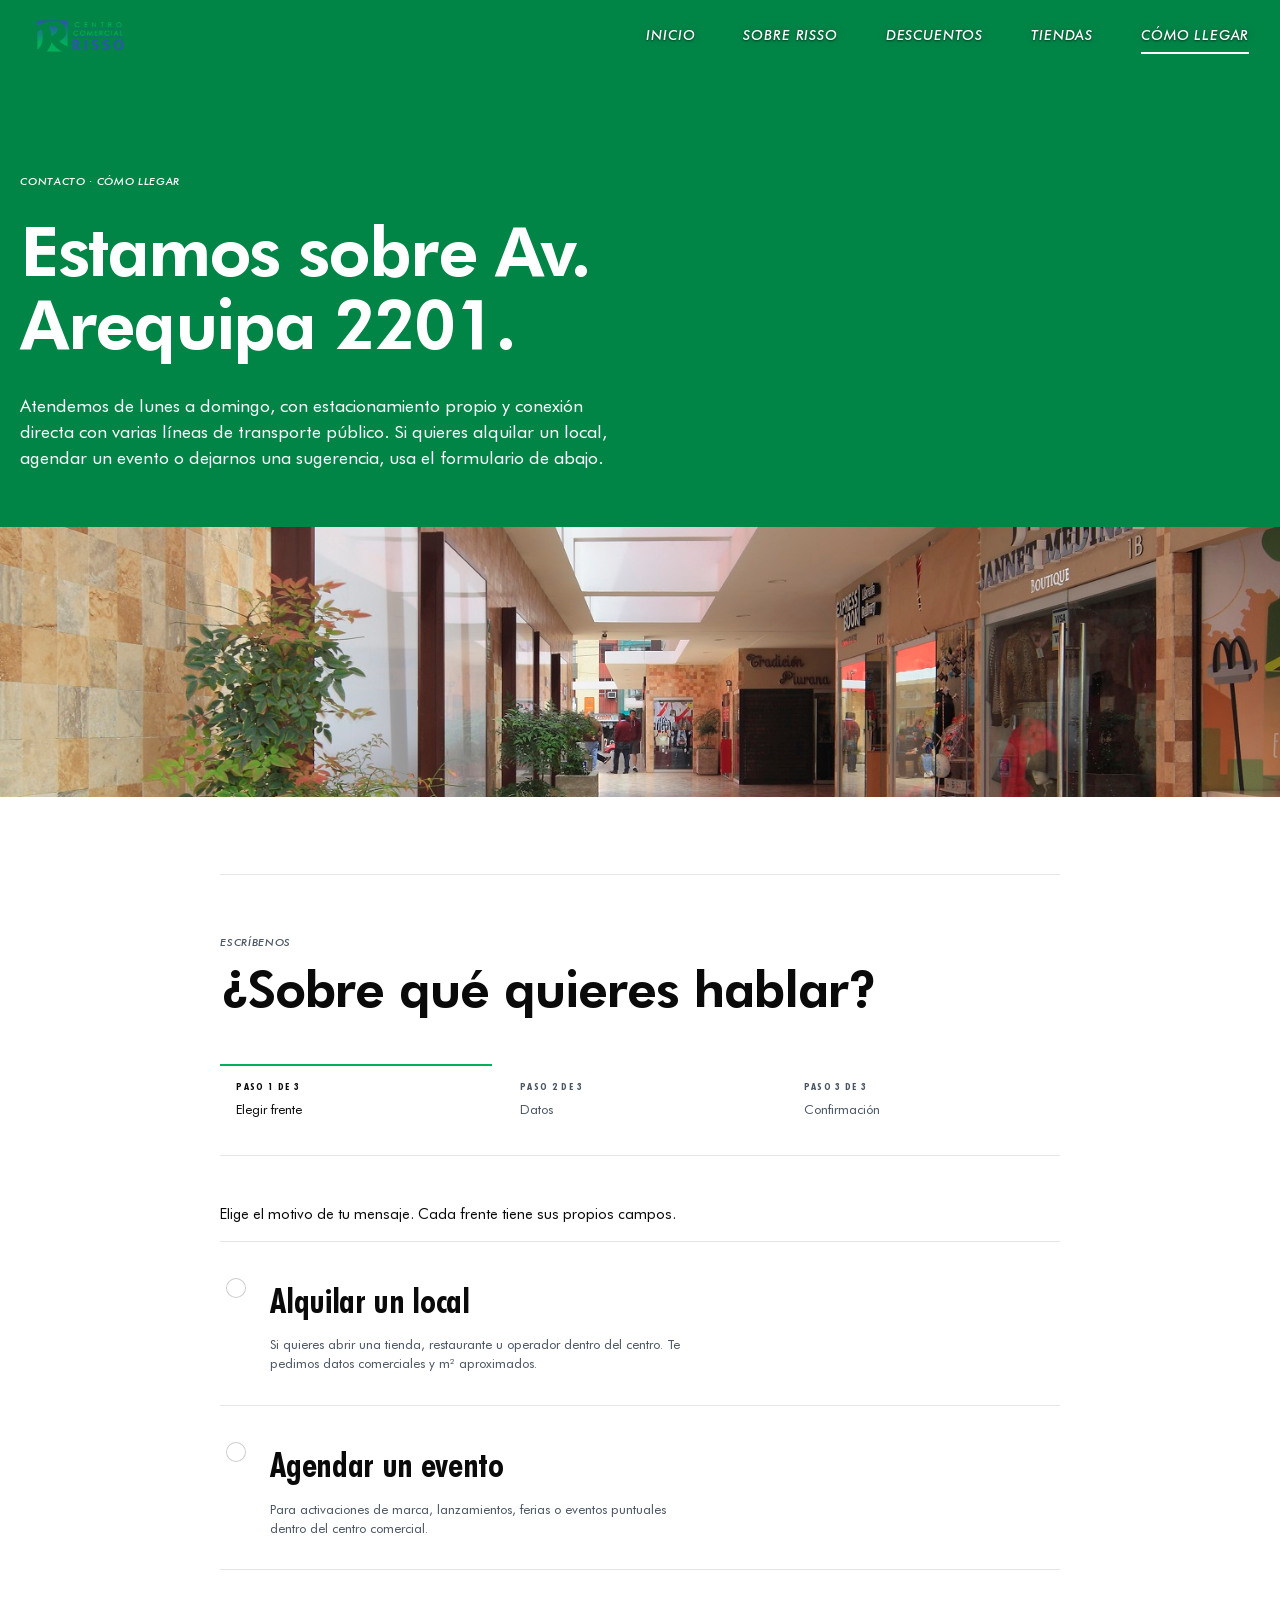
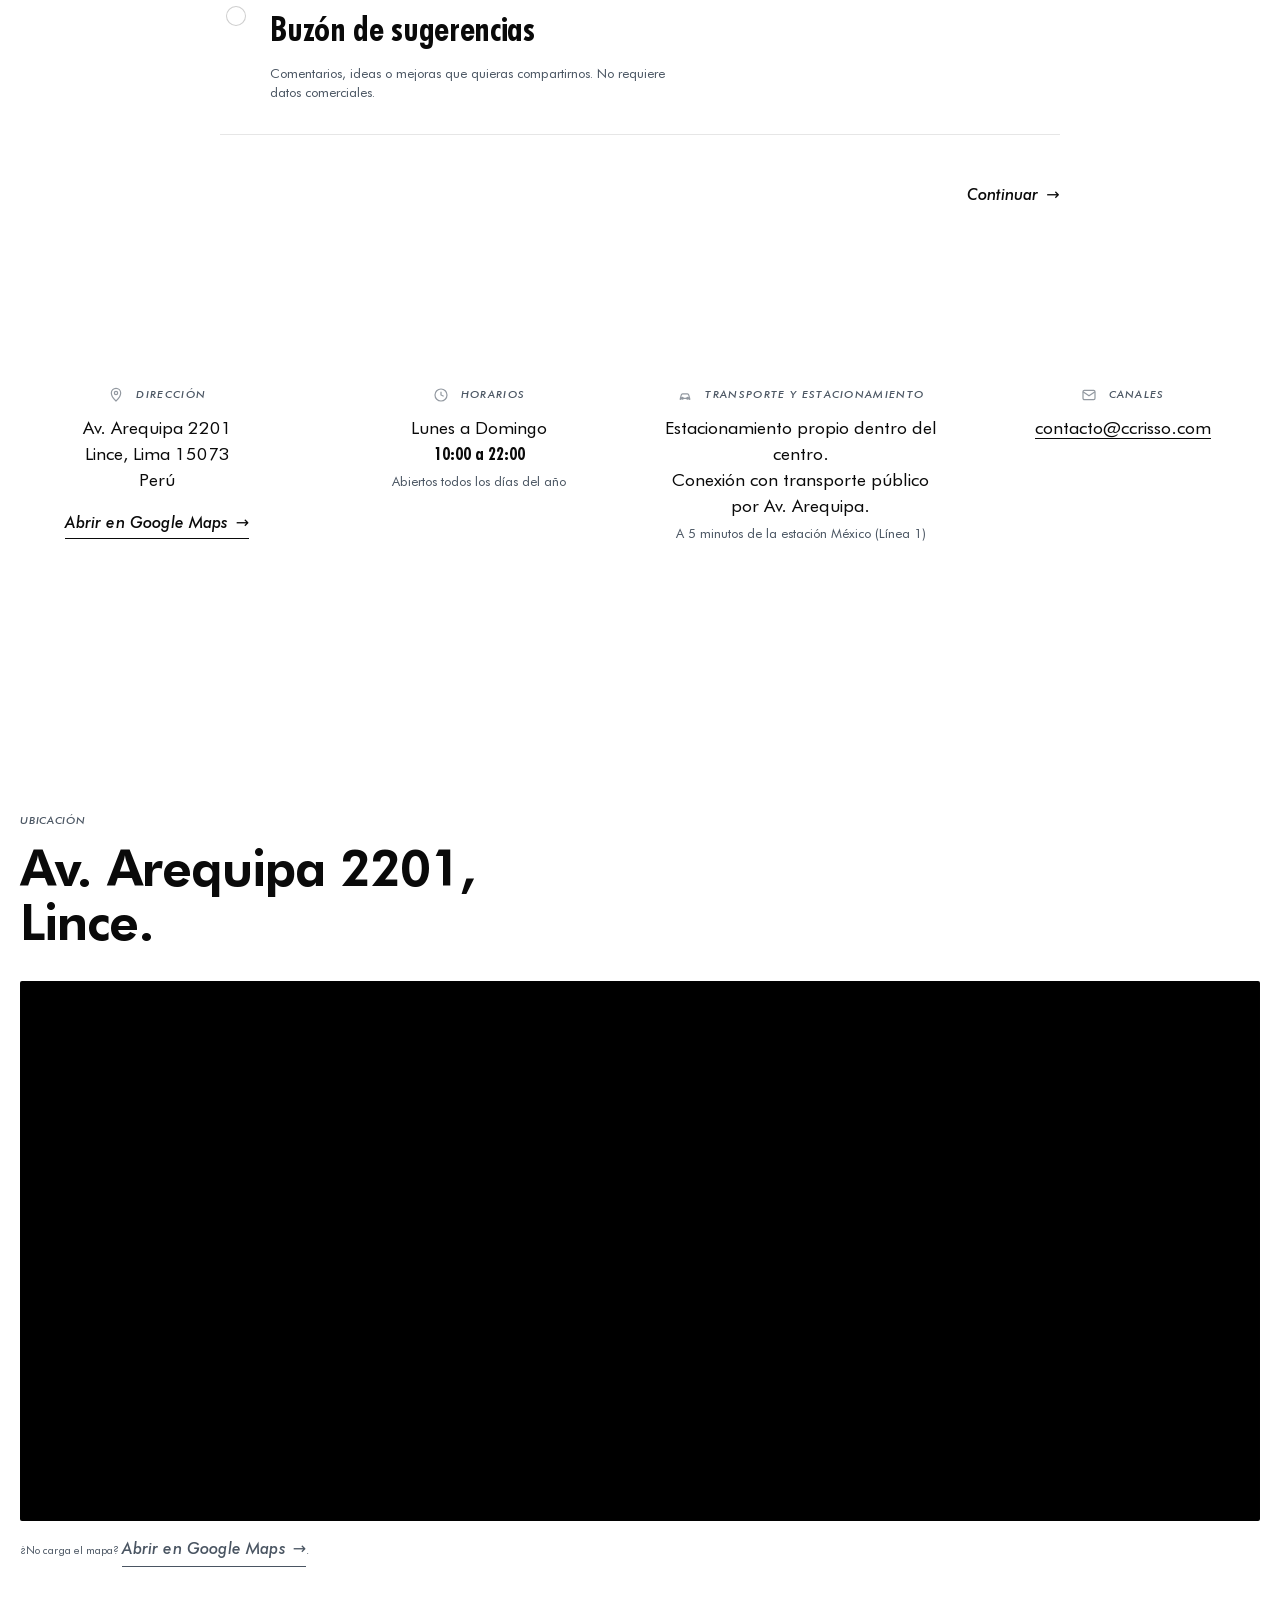
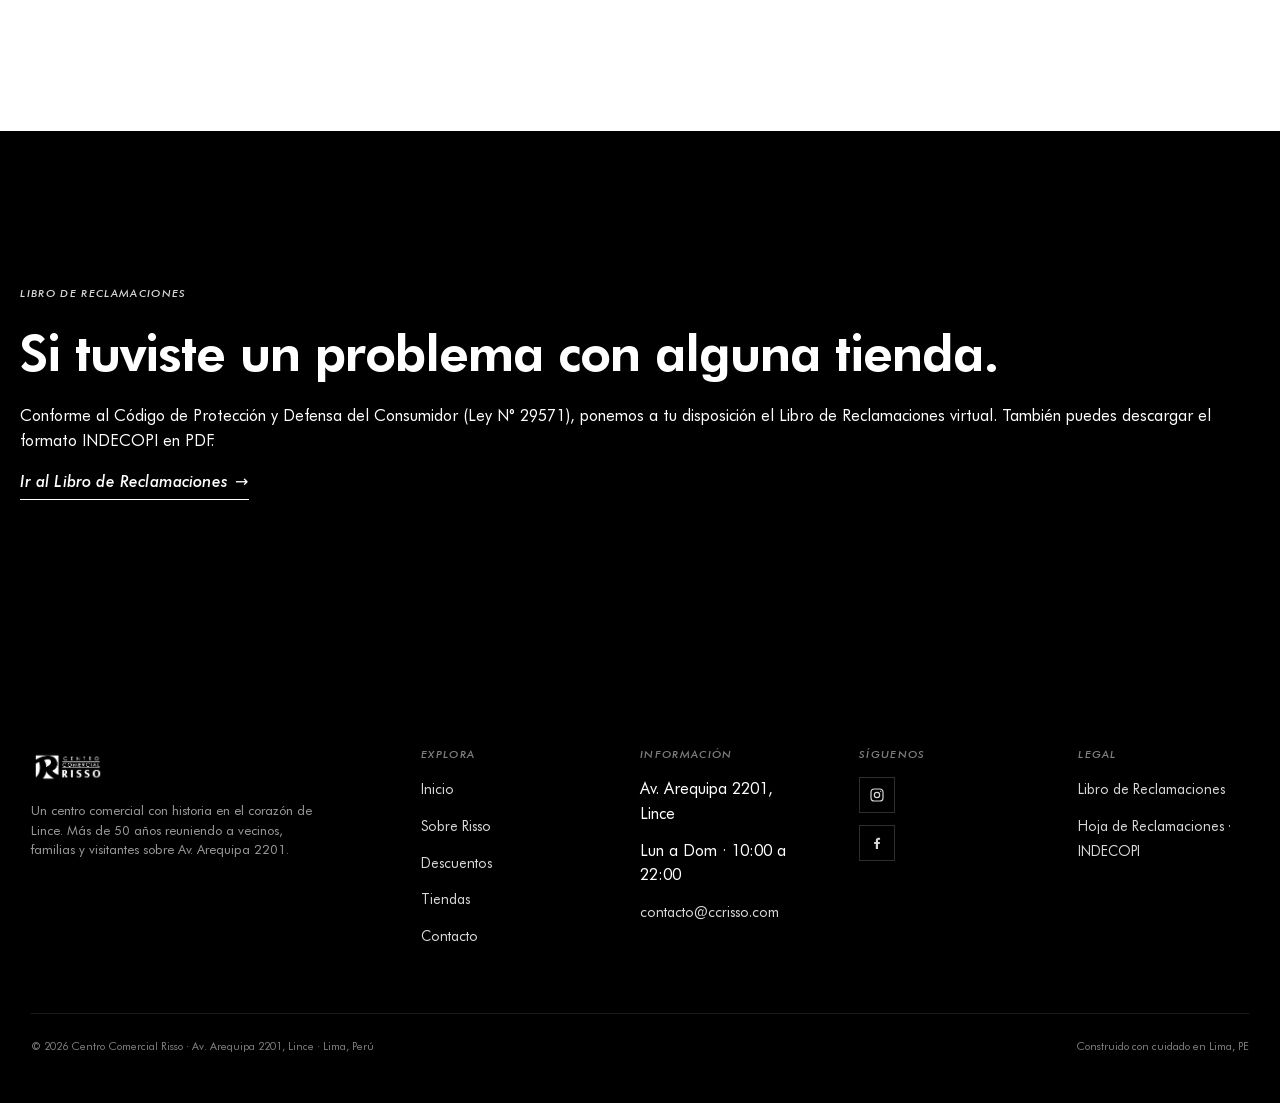
<file: contacto.html>
<!doctype html>
<html lang="es-PE">
<head>
  <meta charset="utf-8">
  <meta name="viewport" content="width=device-width, initial-scale=1">
  <title>Contacto · Centro Comercial Risso · Lince, Lima</title>
  <meta name="description" content="Cómo llegar al Centro Comercial Risso: dirección, horarios, transporte, estacionamiento y formulario de contacto para alquilar local, agendar evento o dejar sugerencias.">
  <meta name="theme-color" content="#02AF5B">
  <meta property="og:type" content="website">
  <meta property="og:title" content="Contacto · Centro Comercial Risso">
  <meta property="og:description" content="Av. Arequipa 2201, Lince. Lunes a domingo 10:00 a 22:00. Estacionamiento propio.">
  <link rel="icon" type="image/png" href="assets/img/logo.png">
  <link rel="stylesheet" href="assets/css/tokens.css">
  <link rel="stylesheet" href="assets/css/styles.css">
  <script src="assets/js/main.js" defer></script>
</head>
<body>
  <a href="#main" class="skip-link">Saltar al contenido</a>

  <header class="site-header is-on-dark" role="banner">
    <a href="index.html" class="brand" aria-label="Centro Comercial Risso · Inicio">
      <img src="assets/img/logo-white.png" alt="Centro Comercial Risso" width="120" height="28">
      <span class="brand-name">Risso</span>
    </a>
    <nav class="nav" aria-label="Navegación principal">
      <a href="index.html">Inicio</a>
      <a href="sobre-risso.html">Sobre Risso</a>
      <a href="descuentos.html">Descuentos</a>
      <a href="tiendas.html">Tiendas</a>
      <a href="contacto.html" class="is-active nav-cta" aria-current="page">Cómo llegar</a>
    </nav>
    <button class="menu-btn" id="menu-btn" aria-label="Abrir menú" aria-expanded="false" aria-controls="mobile-drawer">
      <svg viewBox="0 0 24 24" fill="none" stroke="currentColor" stroke-width="2" stroke-linecap="round" aria-hidden="true"><line x1="4" y1="7" x2="20" y2="7"/><line x1="4" y1="12" x2="20" y2="12"/><line x1="4" y1="17" x2="20" y2="17"/></svg>
    </button>
    <div class="mobile-drawer" id="mobile-drawer" role="dialog" aria-modal="true" aria-labelledby="menu-btn" aria-hidden="true">
      <button class="drawer-close" aria-label="Cerrar menú">
        <svg width="22" height="22" viewBox="0 0 24 24" fill="none" stroke="currentColor" stroke-width="2" stroke-linecap="round" aria-hidden="true"><line x1="6" y1="6" x2="18" y2="18"/><line x1="18" y1="6" x2="6" y2="18"/></svg>
      </button>
      <a href="index.html">Inicio</a>
      <a href="sobre-risso.html">Sobre Risso</a>
      <a href="descuentos.html">Descuentos</a>
      <a href="tiendas.html">Tiendas</a>
      <a href="contacto.html" aria-current="page">Contacto</a>
    </div>
  </header>

  <main id="main">

    <!-- ============================================================
         PAGE OPEN
         ============================================================ -->
    <section class="page-open page-open--green" aria-labelledby="page-title">
      <div class="container">
        <p class="kicker">Contacto · Cómo llegar</p>
        <h1 id="page-title">Estamos sobre Av. Arequipa 2201.</h1>
        <p class="lede">Atendemos de lunes a domingo, con estacionamiento propio y conexión directa con varias líneas de transporte público. Si quieres alquilar un local, agendar un evento o dejarnos una sugerencia, usa el formulario de abajo.</p>
      </div>
    </section>

    <!-- ============================================================
         PHOTO BAND · corredor central
         ============================================================ -->
    <section class="photo-band" style="background-image: url('assets/img/cc/ccrisso/galeria2_MG_4944.jpg');" role="img" aria-label="Corredor central del centro comercial"></section>

    <!-- ============================================================
         WIZARD · Multistep form (3 steps)
         ============================================================ -->
    <section class="container-narrow wizard" data-wizard aria-labelledby="wizard-title">
      <header>
        <p class="kicker">Escríbenos</p>
        <h2 id="wizard-title" class="wizard-title">¿Sobre qué quieres hablar?</h2>
      </header>

      <!-- Stepper -->
      <ol class="wizard-steps" aria-label="Pasos del formulario">
        <li class="wizard-step is-active" data-step="1"><span class="step-num">Paso 1 de 3</span>Elegir frente</li>
        <li class="wizard-step" data-step="2"><span class="step-num">Paso 2 de 3</span>Datos</li>
        <li class="wizard-step" data-step="3"><span class="step-num">Paso 3 de 3</span>Confirmación</li>
      </ol>

      <!-- STEP 1 · Elegir frente -->
      <div class="wizard-pane is-active" data-pane="1">
        <p class="lede u-mb-7 pane-lede">Elige el motivo de tu mensaje. Cada frente tiene sus propios campos.</p>
        <input type="hidden" id="frente-input" name="frente" value="">

        <div class="frente-grid">
          <button type="button" class="frente-card" data-frente="alquilar" aria-label="Alquilar un local">
            <span class="frente-body">
              <span class="frente-name">Alquilar un local</span>
              <span class="frente-desc">Si quieres abrir una tienda, restaurante u operador dentro del centro. Te pedimos datos comerciales y m² aproximados.</span>
            </span>
          </button>
          <button type="button" class="frente-card" data-frente="evento" aria-label="Agendar un evento">
            <span class="frente-body">
              <span class="frente-name">Agendar un evento</span>
              <span class="frente-desc">Para activaciones de marca, lanzamientos, ferias o eventos puntuales dentro del centro comercial.</span>
            </span>
          </button>
          <button type="button" class="frente-card" data-frente="buzon" aria-label="Buzón de sugerencias">
            <span class="frente-body">
              <span class="frente-name">Buzón de sugerencias</span>
              <span class="frente-desc">Comentarios, ideas o mejoras que quieras compartirnos. No requiere datos comerciales.</span>
            </span>
          </button>
        </div>

        <p id="step1-error" role="alert" class="wizard-error"></p>

        <div class="form-actions">
          <span></span>
          <button type="button" class="btn-text" data-action="next-1">Continuar</button>
        </div>
      </div>

      <!-- STEP 2 · Datos -->
      <div class="wizard-pane" data-pane="2">

        <!-- Panel: ALQUILAR -->
        <div data-frente-panel="alquilar">
          <p class="kicker u-mb-5">Alquilar un local</p>
          <div class="form-grid form-grid--2">
            <div class="field">
              <label for="al-nombre">Nombre completo</label>
              <input type="text" id="al-nombre" name="nombre" required>
              <span class="error-msg">Completa este campo.</span>
            </div>
            <div class="field">
              <label for="al-empresa">Empresa / Razón social</label>
              <input type="text" id="al-empresa" name="empresa" required>
              <span class="error-msg">Completa este campo.</span>
            </div>
            <div class="field">
              <label for="al-rubro">Rubro</label>
              <select id="al-rubro" name="rubro" required>
                <option value="">— elegir —</option>
                <option>Moda y accesorios</option>
                <option>Gastronomía</option>
                <option>Tecnología</option>
                <option>Servicios</option>
                <option>Entretenimiento</option>
                <option>Salud y belleza</option>
                <option>Otro</option>
              </select>
              <span class="error-msg">Elige una opción.</span>
            </div>
            <div class="field">
              <label for="al-m2">m² aproximados</label>
              <input type="text" id="al-m2" name="m2" placeholder="ej. 30" required>
              <span class="error-msg">Completa este campo.</span>
            </div>
            <div class="field">
              <label for="al-telefono">Teléfono</label>
              <input type="tel" id="al-telefono" name="telefono" required>
              <span class="error-msg">Ingresa un teléfono de contacto.</span>
            </div>
            <div class="field">
              <label for="al-email">Email</label>
              <input type="email" id="al-email" name="email" required>
              <span class="error-msg">Ingresa un correo válido.</span>
            </div>
            <div class="field field--full">
              <label for="al-mensaje">Mensaje</label>
              <textarea id="al-mensaje" name="mensaje" placeholder="Cuéntanos brevemente tu propuesta"></textarea>
            </div>
          </div>
        </div>

        <!-- Panel: EVENTO -->
        <div data-frente-panel="evento" style="display: none;">
          <p class="kicker u-mb-5">Agendar un evento</p>
          <div class="form-grid form-grid--2">
            <div class="field">
              <label for="ev-nombre">Nombre completo</label>
              <input type="text" id="ev-nombre" name="nombre" required>
              <span class="error-msg">Completa este campo.</span>
            </div>
            <div class="field">
              <label for="ev-fecha">Fecha tentativa</label>
              <input type="date" id="ev-fecha" name="fecha" required>
              <span class="error-msg">Elige una fecha.</span>
            </div>
            <div class="field">
              <label for="ev-tipo">Tipo de evento</label>
              <select id="ev-tipo" name="tipo" required>
                <option value="">— elegir —</option>
                <option>Activación de marca</option>
                <option>Lanzamiento de producto</option>
                <option>Feria / Market</option>
                <option>Show / Presentación</option>
                <option>Otro</option>
              </select>
              <span class="error-msg">Elige una opción.</span>
            </div>
            <div class="field">
              <label for="ev-contacto">Contacto (teléfono)</label>
              <input type="tel" id="ev-contacto" name="contacto" required>
              <span class="error-msg">Ingresa un teléfono de contacto.</span>
            </div>
            <div class="field field--full">
              <label for="ev-descripcion">Descripción</label>
              <textarea id="ev-descripcion" name="descripcion" placeholder="Cuéntanos qué tienes en mente, público objetivo, requerimientos" required></textarea>
              <span class="error-msg">Completa este campo.</span>
            </div>
          </div>
        </div>

        <!-- Panel: BUZÓN -->
        <div data-frente-panel="buzon" style="display: none;">
          <p class="kicker u-mb-5">Buzón de sugerencias</p>
          <div class="form-grid">
            <div class="field">
              <label for="bz-nombre">Nombre</label>
              <input type="text" id="bz-nombre" name="nombre" required>
              <span class="error-msg">Completa este campo.</span>
            </div>
            <div class="field">
              <label for="bz-email">Email <span class="field-hint">(opcional)</span></label>
              <input type="email" id="bz-email" name="email">
            </div>
            <div class="field">
              <label for="bz-mensaje">Mensaje</label>
              <textarea id="bz-mensaje" name="mensaje" placeholder="Tu comentario, idea o sugerencia" required></textarea>
              <span class="error-msg">Completa este campo.</span>
            </div>
          </div>
        </div>

        <div class="form-actions">
          <button type="button" class="btn-text" data-action="back-2">← Volver</button>
          <button type="button" class="btn-text" data-action="next-2">Enviar</button>
        </div>
      </div>

      <!-- STEP 3 · Confirmación -->
      <div class="wizard-pane" data-pane="3">
        <article class="confirm-card">
          <h3>Gracias por escribirnos.</h3>
          <p>Hemos recibido tu mensaje. Te respondemos en un plazo máximo de 3 días hábiles a través del medio que indicaste.</p>
          <p class="confirm-urgent">Si tu consulta es urgente, escríbenos directamente a <a href="mailto:contacto@ccrisso.com" class="cta-link">contacto@ccrisso.com</a>.</p>

          <div id="confirm-summary"></div>
        </article>

        <div class="form-actions">
          <span></span>
          <button type="button" class="btn-text" data-action="reset">Enviar otra consulta</button>
        </div>
      </div>

    </section>

    <!-- ============================================================
         INFO GRID · 4 cells (address, hours, transport, channels)
         ============================================================ -->
    <section class="container info-section--tight">
      <div class="info-grid">
        <article class="info-cell">
          <p class="info-cell-label">
            <svg viewBox="0 0 24 24" fill="none" stroke="currentColor" stroke-width="1.8" aria-hidden="true"><path d="M12 21s-7-6.2-7-12a7 7 0 0 1 14 0c0 5.8-7 12-7 12z"/><circle cx="12" cy="9" r="2.5"/></svg>
            Dirección
          </p>
          <address>
            Av. Arequipa 2201<br>
            Lince, Lima 15073<br>
            Perú
          </address>
          <p class="cta">
            <a href="https://www.google.com/maps/search/?api=1&query=Av.+Arequipa+2201,+Lince,+Lima" target="_blank" rel="noopener" class="cta-link">Abrir en Google Maps</a>
          </p>
        </article>

        <article class="info-cell">
          <p class="info-cell-label">
            <svg viewBox="0 0 24 24" fill="none" stroke="currentColor" stroke-width="1.8" aria-hidden="true"><circle cx="12" cy="12" r="9"/><polyline points="12 7 12 12 16 14"/></svg>
            Horarios
          </p>
          <p>
            Lunes a Domingo<br>
            <strong>10:00 a 22:00</strong><br>
            <span class="body-sm">Abiertos todos los días del año</span>
          </p>
        </article>

        <article class="info-cell">
          <p class="info-cell-label">
            <svg viewBox="0 0 24 24" fill="none" stroke="currentColor" stroke-width="1.8" aria-hidden="true"><path d="M5 17h14M5 17l1.5-5.2A2 2 0 0 1 8.4 10.2h7.2a2 2 0 0 1 1.9 1.6L19 17M5 17v2.5M19 17v2.5"/><circle cx="8" cy="17" r="1.4"/><circle cx="16" cy="17" r="1.4"/></svg>
            Transporte y Estacionamiento
          </p>
          <p>
            Estacionamiento propio dentro del centro.<br>
            Conexión con transporte público por Av. Arequipa.<br>
            <span class="body-sm">A 5 minutos de la estación México (Línea 1)</span>
          </p>
        </article>

        <article class="info-cell">
          <p class="info-cell-label">
            <svg viewBox="0 0 24 24" fill="none" stroke="currentColor" stroke-width="1.8" aria-hidden="true"><rect x="3" y="5" width="18" height="14" rx="2"/><polyline points="3 7 12 13 21 7"/></svg>
            Canales
          </p>
          <p>
            <a href="mailto:contacto@ccrisso.com">contacto@ccrisso.com</a>
          </p>
        </article>
      </div>
    </section>

    <!-- ============================================================
         MAP · Google Maps embed (Av. Arequipa 2201, Lince)
         ============================================================ -->
    <section class="container contact-map-section" aria-label="Ubicación en el mapa">
      <header class="contact-map-head">
        <p class="kicker">Ubicación</p>
        <h2>Av. Arequipa 2201, Lince.</h2>
      </header>
      <div class="contact-map-frame">
        <iframe
          src="https://maps.google.com/maps?q=Av.+Arequipa+2201,+Lince,+Lima+15073&t=m&z=16&output=embed"
          loading="lazy"
          referrerpolicy="no-referrer-when-downgrade"
          title="Mapa del Centro Comercial Risso, Av. Arequipa 2201, Lince">
        </iframe>
      </div>
      <p class="contact-map-fallback">
        ¿No carga el mapa? <a href="https://www.google.com/maps/search/?api=1&query=Av.+Arequipa+2201,+Lince,+Lima" target="_blank" rel="noopener" class="cta-link">Abrir en Google Maps</a>.
      </p>
    </section>

    <!-- ============================================================
         BAND · book
         ============================================================ -->
    <section class="anchor anchor--ink">
      <div class="container">
        <div class="anchor-grid">
          <div>
            <div class="anchor-eyebrow"><span class="num">Libro de Reclamaciones</span></div>
            <h2>Si tuviste un problema con alguna tienda.</h2>
            <p>Conforme al Código de Protección y Defensa del Consumidor (Ley N° 29571), ponemos a tu disposición el Libro de Reclamaciones virtual. También puedes descargar el formato INDECOPI en PDF.</p>
            <a href="libro-reclamaciones.html" class="cta-link is-on-dark">Ir al Libro de Reclamaciones</a>
          </div>
        </div>
      </div>
    </section>

  </main>

  <footer class="site-footer" role="contentinfo">
    <div class="footer-grid">
      <div class="footer-brand">
        <img src="assets/img/logo-white.png" alt="Centro Comercial Risso" width="120" height="28">
        <p>Un centro comercial con historia en el corazón de Lince. Más de 50 años reuniendo a vecinos, familias y visitantes sobre Av. Arequipa 2201.</p>
      </div>
      <div class="footer-col"><h4>Explora</h4><ul>
        <li><a href="index.html">Inicio</a></li>
        <li><a href="sobre-risso.html">Sobre Risso</a></li>
        <li><a href="descuentos.html">Descuentos</a></li>
        <li><a href="tiendas.html">Tiendas</a></li>
        <li><a href="contacto.html">Contacto</a></li>
      </ul></div>
      <div class="footer-col"><h4>Información</h4><ul>
        <li>Av. Arequipa 2201, Lince</li>
        <li>Lun a Dom · 10:00 a 22:00</li>
        <li><a href="mailto:contacto@ccrisso.com">contacto@ccrisso.com</a></li>
      </ul></div>
      <div class="footer-col"><h4>Síguenos</h4><ul class="footer-socials">
        <li><a href="https://www.instagram.com/c.c.risso/" target="_blank" rel="noopener" aria-label="Instagram">
          <svg viewBox="0 0 24 24" fill="none" stroke="currentColor" stroke-width="1.8" aria-hidden="true"><rect x="3" y="3" width="18" height="18" rx="5"/><circle cx="12" cy="12" r="4"/><circle cx="17.5" cy="6.5" r="0.9" fill="currentColor" stroke="none"/></svg>
        </a></li>
        <li><a href="https://www.facebook.com/CentroComercialRisso/" target="_blank" rel="noopener" aria-label="Facebook">
          <svg viewBox="0 0 24 24" fill="currentColor" aria-hidden="true"><path d="M13.5 21v-7.5h2.5l.4-3h-2.9V8.6c0-.86.24-1.45 1.47-1.45H16.6V4.43c-.28-.04-1.25-.12-2.38-.12-2.36 0-3.97 1.44-3.97 4.08v2.11H7.75v3h2.5V21h3.25z"/></svg>
        </a></li>
      </ul></div>
      <div class="footer-col"><h4>Legal</h4><ul>
        <li><a href="libro-reclamaciones.html">Libro de Reclamaciones</a></li>
        <li><a href="libro-reclamaciones.html">Hoja de Reclamaciones · INDECOPI</a></li>
      </ul></div>
    </div>
    <div class="footer-bottom">
      <span>© 2026 Centro Comercial Risso · Av. Arequipa 2201, Lince · Lima, Perú</span>
      <span>Construido con cuidado en Lima, PE</span>
    </div>
  </footer>
</body>
</html>
</file>
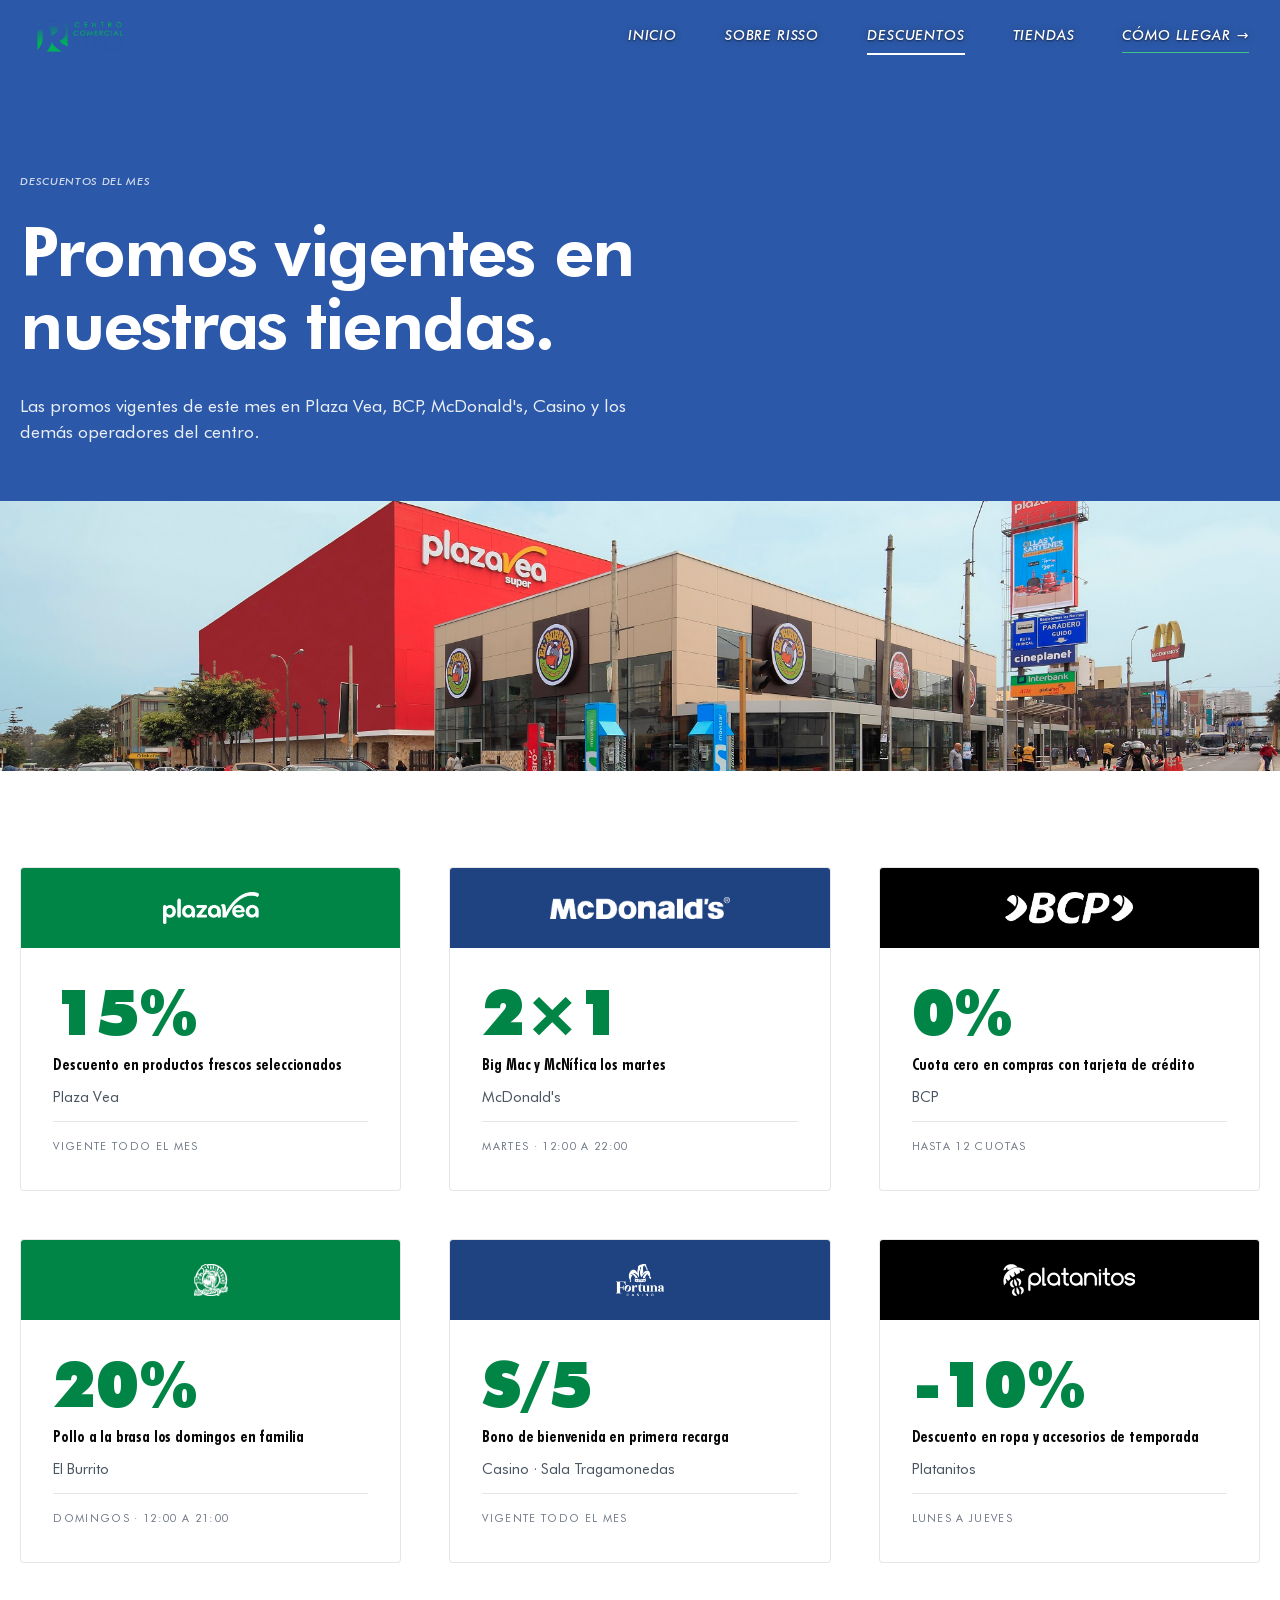
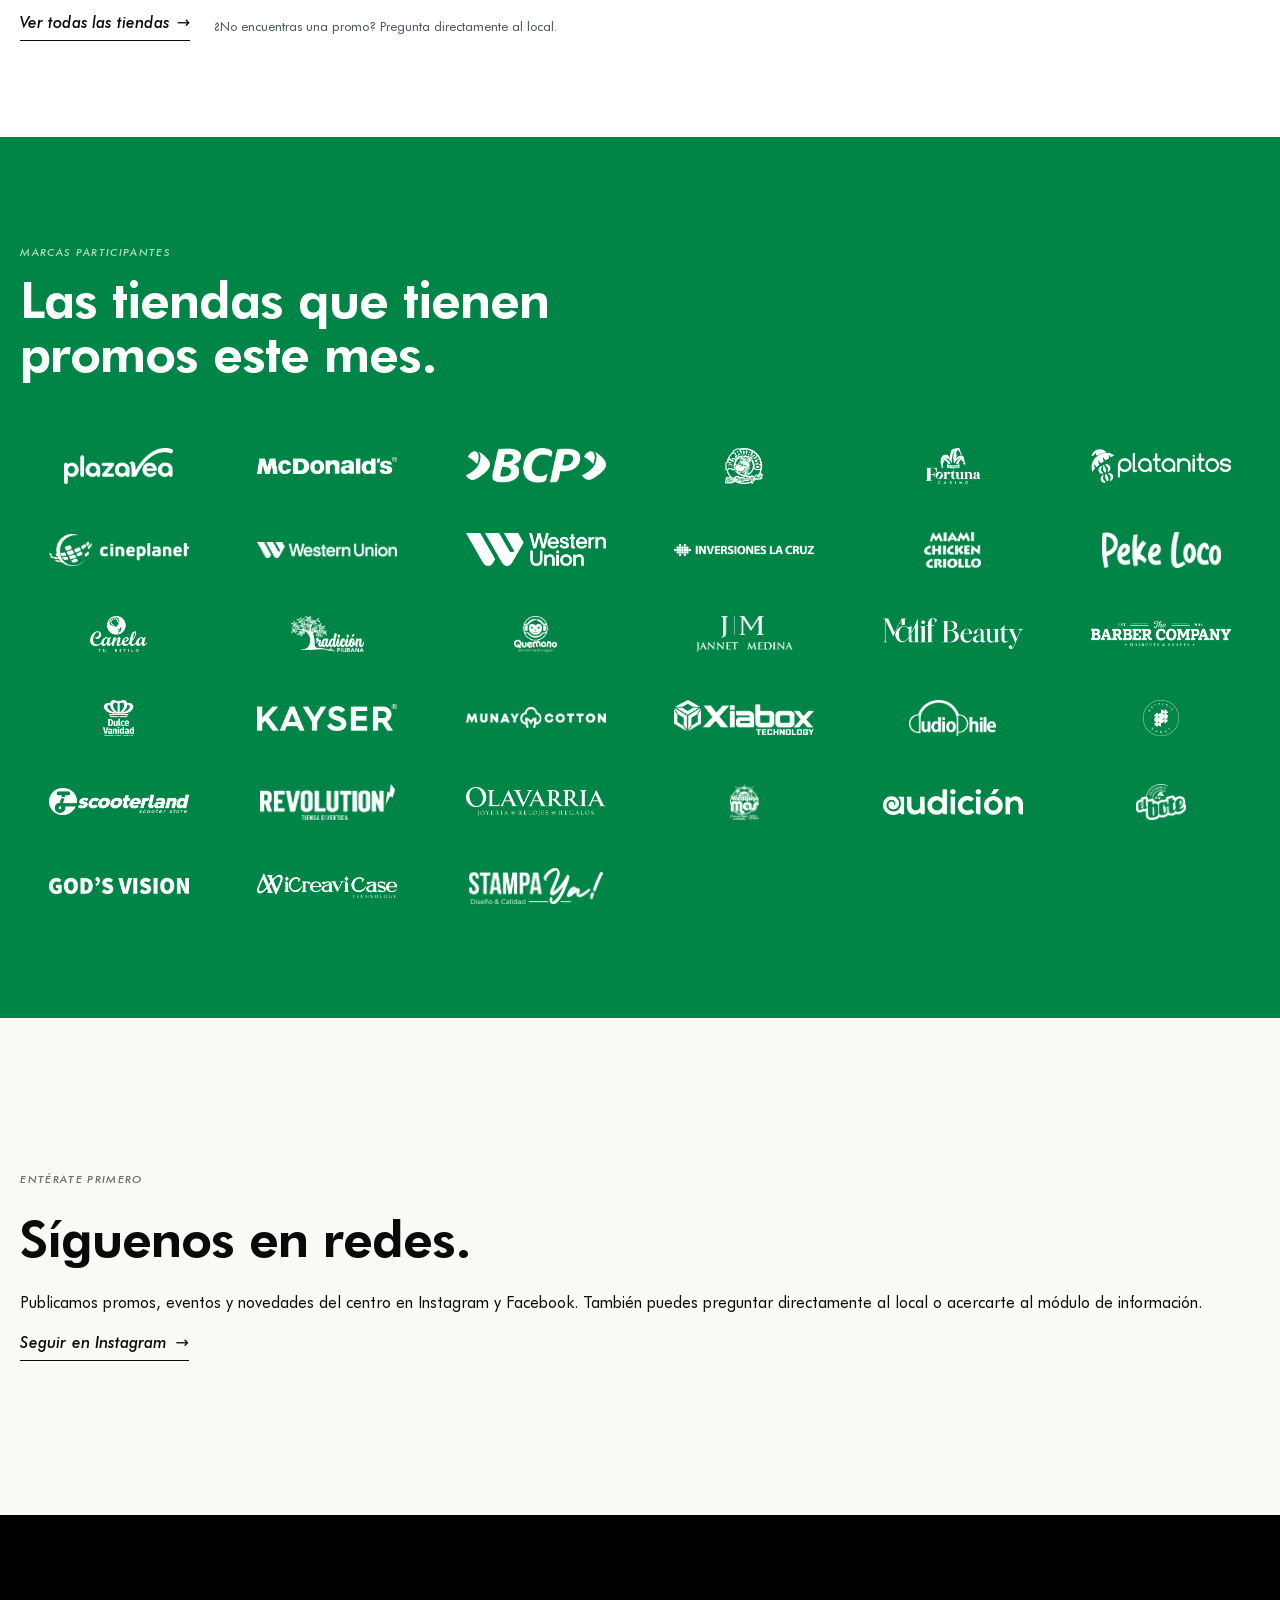
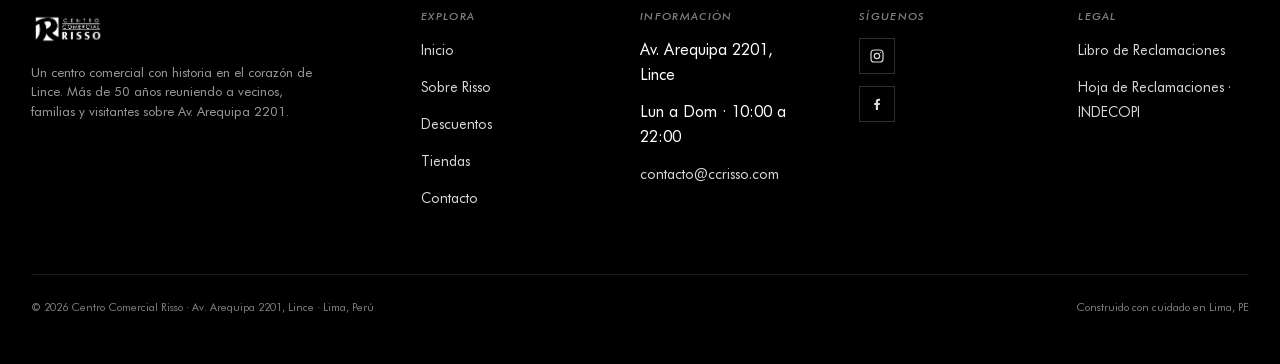
<file: descuentos.html>
<!doctype html>
<html lang="es-PE">
<head>
  <meta charset="utf-8">
  <meta name="viewport" content="width=device-width, initial-scale=1">
  <title>Descuentos · Centro Comercial Risso · Lince, Lima</title>
  <meta name="description" content="El formato en que publicaremos cada mes las promos vigentes en Plaza Vea, BCP, McDonald's y los operadores del Centro Comercial Risso, Lince. Las reales aparecen aquí cuando el equipo comercial las confirma.">
  <meta name="theme-color" content="#2B58A8">
  <meta property="og:type" content="website">
  <meta property="og:title" content="Descuentos · Centro Comercial Risso">
  <meta property="og:description" content="El formato en que publicaremos las promos vigentes del Risso cada mes. Las reales aparecen aquí cuando el equipo comercial las confirma.">
  <link rel="icon" type="image/png" href="assets/img/logo.png">
  <link rel="stylesheet" href="assets/css/tokens.css">
  <link rel="stylesheet" href="assets/css/styles.css">
  <script src="assets/js/main.js" defer></script>
</head>
<body>
  <a href="#main" class="skip-link">Saltar al contenido</a>

  <header class="site-header is-on-dark" role="banner">
    <a href="index.html" class="brand" aria-label="Centro Comercial Risso · Inicio">
      <img src="assets/img/logo-white.png" alt="Centro Comercial Risso" width="120" height="28">
      <span class="brand-name">Risso</span>
    </a>
    <nav class="nav" aria-label="Navegación principal">
      <a href="index.html">Inicio</a>
      <a href="sobre-risso.html">Sobre Risso</a>
      <a href="descuentos.html" class="is-active" aria-current="page">Descuentos</a>
      <a href="tiendas.html">Tiendas</a>
      <a href="contacto.html" class="nav-cta">Cómo llegar</a>
    </nav>
    <button class="menu-btn" id="menu-btn" aria-label="Abrir menú" aria-expanded="false" aria-controls="mobile-drawer">
      <svg viewBox="0 0 24 24" fill="none" stroke="currentColor" stroke-width="2" stroke-linecap="round" aria-hidden="true"><line x1="4" y1="7" x2="20" y2="7"/><line x1="4" y1="12" x2="20" y2="12"/><line x1="4" y1="17" x2="20" y2="17"/></svg>
    </button>
    <div class="mobile-drawer" id="mobile-drawer" role="dialog" aria-modal="true" aria-labelledby="menu-btn" aria-hidden="true">
      <button class="drawer-close" aria-label="Cerrar menú">
        <svg width="22" height="22" viewBox="0 0 24 24" fill="none" stroke="currentColor" stroke-width="2" stroke-linecap="round" aria-hidden="true"><line x1="6" y1="6" x2="18" y2="18"/><line x1="18" y1="6" x2="6" y2="18"/></svg>
      </button>
      <a href="index.html">Inicio</a>
      <a href="sobre-risso.html">Sobre Risso</a>
      <a href="descuentos.html" aria-current="page">Descuentos</a>
      <a href="tiendas.html">Tiendas</a>
      <a href="contacto.html">Contacto</a>
    </div>
  </header>

  <main id="main">

    <!-- ============================================================
         PAGE OPEN
         ============================================================ -->
    <section class="page-open page-open--blue" aria-labelledby="page-title">
      <div class="container">
        <p class="kicker">Descuentos del mes</p>
        <h1 id="page-title">Promos vigentes en nuestras tiendas.</h1>
        <p class="lede">Las promos vigentes de este mes en Plaza Vea, BCP, McDonald's, Casino y los demás operadores del centro.</p>
      </div>
    </section>

    <!-- ============================================================
         PHOTO BAND · single full-bleed shot, max 30vh
         ============================================================ -->
    <section class="photo-band" style="background-image: url('assets/img/cc/ccrisso/inicio2_MG_4885v.jpg');" role="img" aria-label="Exterior del centro comercial"></section>

    <!-- ============================================================
         PROMO LIST · 3-col cards on xl, 2-col on md
         ============================================================ -->
    <section class="container promo-section" aria-label="Lista de descuentos">
      <div class="promo-list">

        <article class="promo-row">
          <div class="promo-card-band">
            <img src="assets/img/tenants/logos/PlazaVea_logo_rgb_blanco.png" alt="Plaza Vea" loading="lazy">
          </div>
          <div class="promo-card-body">
            <div class="promo-discount">15%</div>
            <h3 class="promo-title">Descuento en productos frescos seleccionados</h3>
            <p class="promo-store">Plaza Vea</p>
            <p class="promo-vigency">Vigente todo el mes</p>
          </div>
        </article>

        <article class="promo-row">
          <div class="promo-card-band">
            <img src="assets/img/tenants/logos/mcdonalds-wordmark_logo_blanco.png" alt="McDonald's" loading="lazy">
          </div>
          <div class="promo-card-body">
            <div class="promo-discount">2×1</div>
            <h3 class="promo-title">Big Mac y McNífica los martes</h3>
            <p class="promo-store">McDonald's</p>
            <p class="promo-vigency">Martes · 12:00 a 22:00</p>
          </div>
        </article>

        <article class="promo-row">
          <div class="promo-card-band">
            <img src="assets/img/tenants/logos/BCP_logo_blanco.png" alt="BCP" loading="lazy">
          </div>
          <div class="promo-card-body">
            <div class="promo-discount">0%</div>
            <h3 class="promo-title">Cuota cero en compras con tarjeta de crédito</h3>
            <p class="promo-store">BCP</p>
            <p class="promo-vigency">Hasta 12 cuotas</p>
          </div>
        </article>

        <article class="promo-row">
          <div class="promo-card-band">
            <img src="assets/img/tenants/logos/El_burrito_logo_blanco.png" alt="El Burrito" loading="lazy">
          </div>
          <div class="promo-card-body">
            <div class="promo-discount">20%</div>
            <h3 class="promo-title">Pollo a la brasa los domingos en familia</h3>
            <p class="promo-store">El Burrito</p>
            <p class="promo-vigency">Domingos · 12:00 a 21:00</p>
          </div>
        </article>

        <article class="promo-row">
          <div class="promo-card-band">
            <img src="assets/img/tenants/logos/Nuevo_Fortuna_Casino_logo_blanco.png" alt="Casino Sala Tragamonedas" loading="lazy">
          </div>
          <div class="promo-card-body">
            <div class="promo-discount">S/5</div>
            <h3 class="promo-title">Bono de bienvenida en primera recarga</h3>
            <p class="promo-store">Casino · Sala Tragamonedas</p>
            <p class="promo-vigency">Vigente todo el mes</p>
          </div>
        </article>

        <article class="promo-row">
          <div class="promo-card-band">
            <img src="assets/img/tenants/logos/platanitos_logo_blanco.png" alt="Platanitos" loading="lazy">
          </div>
          <div class="promo-card-body">
            <div class="promo-discount">-10%</div>
            <h3 class="promo-title">Descuento en ropa y accesorios de temporada</h3>
            <p class="promo-store">Platanitos</p>
            <p class="promo-vigency">Lunes a jueves</p>
          </div>
        </article>

      </div>

      <div class="cta-row">
        <a href="tiendas.html" class="cta-link">Ver todas las tiendas</a>
        <span class="body-sm">¿No encuentras una promo? Pregunta directamente al local.</span>
      </div>
    </section>

    <!-- ============================================================
         MARCAS PARTICIPANTES · full-bleed band
         ============================================================ -->
    <section class="promo-marcas" aria-label="Marcas participantes">
      <div class="container">
        <p class="promo-marcas-eyebrow">Marcas participantes</p>
        <h2 class="promo-marcas-title">Las tiendas que tienen promos este mes.</h2>
        <div class="promo-marcas-grid">
          <span class="promo-marca-chip"><img src="assets/img/tenants/logos/PlazaVea_logo_rgb_blanco.png" alt="Plaza Vea" loading="lazy"></span>
          <span class="promo-marca-chip"><img src="assets/img/tenants/logos/mcdonalds-wordmark_logo_blanco.png" alt="McDonald's" loading="lazy"></span>
          <span class="promo-marca-chip"><img src="assets/img/tenants/logos/BCP_logo_blanco.png" alt="BCP" loading="lazy"></span>
          <span class="promo-marca-chip"><img src="assets/img/tenants/logos/El_burrito_logo_blanco.png" alt="El Burrito" loading="lazy"></span>
          <span class="promo-marca-chip"><img src="assets/img/tenants/logos/Nuevo_Fortuna_Casino_logo_blanco.png" alt="Nuevo Fortuna Casino" loading="lazy"></span>
          <span class="promo-marca-chip"><img src="assets/img/tenants/logos/platanitos_logo_blanco.png" alt="Platanitos" loading="lazy"></span>
          <span class="promo-marca-chip"><img src="assets/img/tenants/logos/cineplanet_logo_blanco.png" alt="Cineplanet" loading="lazy"></span>
          <span class="promo-marca-chip"><img src="assets/img/tenants/logos/WesternUnion_logo_2023_Unalinea_blanco.png" alt="Western Union" loading="lazy"></span>
          <span class="promo-marca-chip"><img src="assets/img/tenants/logos/WesternUnion_logo_2023_Doslineas_blanco.png" alt="Western Union" loading="lazy"></span>
          <span class="promo-marca-chip"><img src="assets/img/tenants/logos/inv-la-cruz-horizontal_logo_blanco.png" alt="Inversiones La Cruz" loading="lazy"></span>
          <span class="promo-marca-chip"><img src="assets/img/tenants/logos/Miami_Chicken_Criollo_logo_blanco.png" alt="Miami Chicken Criollo" loading="lazy"></span>
          <span class="promo-marca-chip"><img src="assets/img/tenants/logos/PEKELOCO_logo_blanco.png" alt="Pekeloco" loading="lazy"></span>
          <span class="promo-marca-chip"><img src="assets/img/tenants/logos/canela_logo_blanco.png" alt="Canela" loading="lazy"></span>
          <span class="promo-marca-chip"><img src="assets/img/tenants/logos/TradicionPiurana_logo_blanco.png" alt="Tradición Piurana" loading="lazy"></span>
          <span class="promo-marca-chip"><img src="assets/img/tenants/logos/quemono_logo_blanco.png" alt="Qué Mono" loading="lazy"></span>
          <span class="promo-marca-chip"><img src="assets/img/tenants/logos/JannetMedina_logo_blanco.png" alt="Jannet Medina" loading="lazy"></span>
          <span class="promo-marca-chip"><img src="assets/img/tenants/logos/Malif_Beauty_logo_blanco.png" alt="Malif Beauty" loading="lazy"></span>
          <span class="promo-marca-chip"><img src="assets/img/tenants/logos/TheBarbarCompany_logo_blanco.png" alt="The Barbar Company" loading="lazy"></span>
          <span class="promo-marca-chip"><img src="assets/img/tenants/logos/dulce_vanidad_logo_blanco.png" alt="Dulce Vanidad" loading="lazy"></span>
          <span class="promo-marca-chip"><img src="assets/img/tenants/logos/kayser_logo_blanco.png" alt="Kayser" loading="lazy"></span>
          <span class="promo-marca-chip"><img src="assets/img/tenants/logos/munay_Cotton_logo_blanco.png" alt="Munay Cotton" loading="lazy"></span>
          <span class="promo-marca-chip"><img src="assets/img/tenants/logos/xiabox_logo_blanco.png" alt="Xiabox" loading="lazy"></span>
          <span class="promo-marca-chip"><img src="assets/img/tenants/logos/audiophile_logo_blanco.png" alt="Audiophile" loading="lazy"></span>
          <span class="promo-marca-chip"><img src="assets/img/tenants/logos/souvenir_sport_logo_lineal_blanco.png" alt="Souvenir Sport" loading="lazy"></span>
          <span class="promo-marca-chip"><img src="assets/img/tenants/logos/scooterland_logo_blanco.png" alt="Scooterland" loading="lazy"></span>
          <span class="promo-marca-chip"><img src="assets/img/tenants/logos/revolution_logo_blanco.png" alt="Revolution" loading="lazy"></span>
          <span class="promo-marca-chip"><img src="assets/img/tenants/logos/olavarria_joyeria_logo_blanco.png" alt="Olavarría Joyería" loading="lazy"></span>
          <span class="promo-marca-chip"><img src="assets/img/tenants/logos/VacacionesMas_logo_blanco.png" alt="Vacaciones Más" loading="lazy"></span>
          <span class="promo-marca-chip"><img src="assets/img/tenants/logos/audicion_logo_blanco.png" alt="Audición" loading="lazy"></span>
          <span class="promo-marca-chip"><img src="assets/img/tenants/logos/El_bote_logo_blanco.png" alt="El Bote" loading="lazy"></span>
          <span class="promo-marca-chip"><img src="assets/img/tenants/logos/Godsvision_logo_blanco.png" alt="Gods Vision" loading="lazy"></span>
          <span class="promo-marca-chip"><img src="assets/img/tenants/logos/icreaviCase_logo_blanco.png" alt="iCreaviCase" loading="lazy"></span>
          <span class="promo-marca-chip"><img src="assets/img/tenants/logos/StampaYa!_logo_blanco.png" alt="Stampa Ya!" loading="lazy"></span>
        </div>
      </div>
    </section>

    <!-- ============================================================
         BAND · news / updates
         ============================================================ -->
    <section class="anchor anchor--paper" aria-label="Cómo enterarte">
      <div class="container">
        <div class="anchor-grid">
          <div>
            <div class="anchor-eyebrow"><span class="num">Entérate primero</span></div>
            <h2>Síguenos en redes.</h2>
            <p>Publicamos promos, eventos y novedades del centro en Instagram y Facebook. También puedes preguntar directamente al local o acercarte al módulo de información.</p>
            <a href="https://www.instagram.com/c.c.risso/" target="_blank" rel="noopener" class="cta-link">Seguir en Instagram</a>
          </div>
        </div>
      </div>
    </section>

  </main>

  <footer class="site-footer" role="contentinfo">
    <div class="footer-grid">
      <div class="footer-brand">
        <img src="assets/img/logo-white.png" alt="Centro Comercial Risso" width="120" height="28">
        <p>Un centro comercial con historia en el corazón de Lince. Más de 50 años reuniendo a vecinos, familias y visitantes sobre Av. Arequipa 2201.</p>
      </div>
      <div class="footer-col"><h4>Explora</h4><ul>
        <li><a href="index.html">Inicio</a></li>
        <li><a href="sobre-risso.html">Sobre Risso</a></li>
        <li><a href="descuentos.html">Descuentos</a></li>
        <li><a href="tiendas.html">Tiendas</a></li>
        <li><a href="contacto.html">Contacto</a></li>
      </ul></div>
      <div class="footer-col"><h4>Información</h4><ul>
        <li>Av. Arequipa 2201, Lince</li>
        <li>Lun a Dom · 10:00 a 22:00</li>
        <li><a href="mailto:contacto@ccrisso.com">contacto@ccrisso.com</a></li>
      </ul></div>
      <div class="footer-col"><h4>Síguenos</h4><ul class="footer-socials">
        <li><a href="https://www.instagram.com/c.c.risso/" target="_blank" rel="noopener" aria-label="Instagram">
          <svg viewBox="0 0 24 24" fill="none" stroke="currentColor" stroke-width="1.8" aria-hidden="true"><rect x="3" y="3" width="18" height="18" rx="5"/><circle cx="12" cy="12" r="4"/><circle cx="17.5" cy="6.5" r="0.9" fill="currentColor" stroke="none"/></svg>
        </a></li>
        <li><a href="https://www.facebook.com/CentroComercialRisso/" target="_blank" rel="noopener" aria-label="Facebook">
          <svg viewBox="0 0 24 24" fill="currentColor" aria-hidden="true"><path d="M13.5 21v-7.5h2.5l.4-3h-2.9V8.6c0-.86.24-1.45 1.47-1.45H16.6V4.43c-.28-.04-1.25-.12-2.38-.12-2.36 0-3.97 1.44-3.97 4.08v2.11H7.75v3h2.5V21h3.25z"/></svg>
        </a></li>
      </ul></div>
      <div class="footer-col"><h4>Legal</h4><ul>
        <li><a href="libro-reclamaciones.html">Libro de Reclamaciones</a></li>
        <li><a href="libro-reclamaciones.html">Hoja de Reclamaciones · INDECOPI</a></li>
      </ul></div>
    </div>
    <div class="footer-bottom">
      <span>© 2026 Centro Comercial Risso · Av. Arequipa 2201, Lince · Lima, Perú</span>
      <span>Construido con cuidado en Lima, PE</span>
    </div>
  </footer>
</body>
</html>
</file>
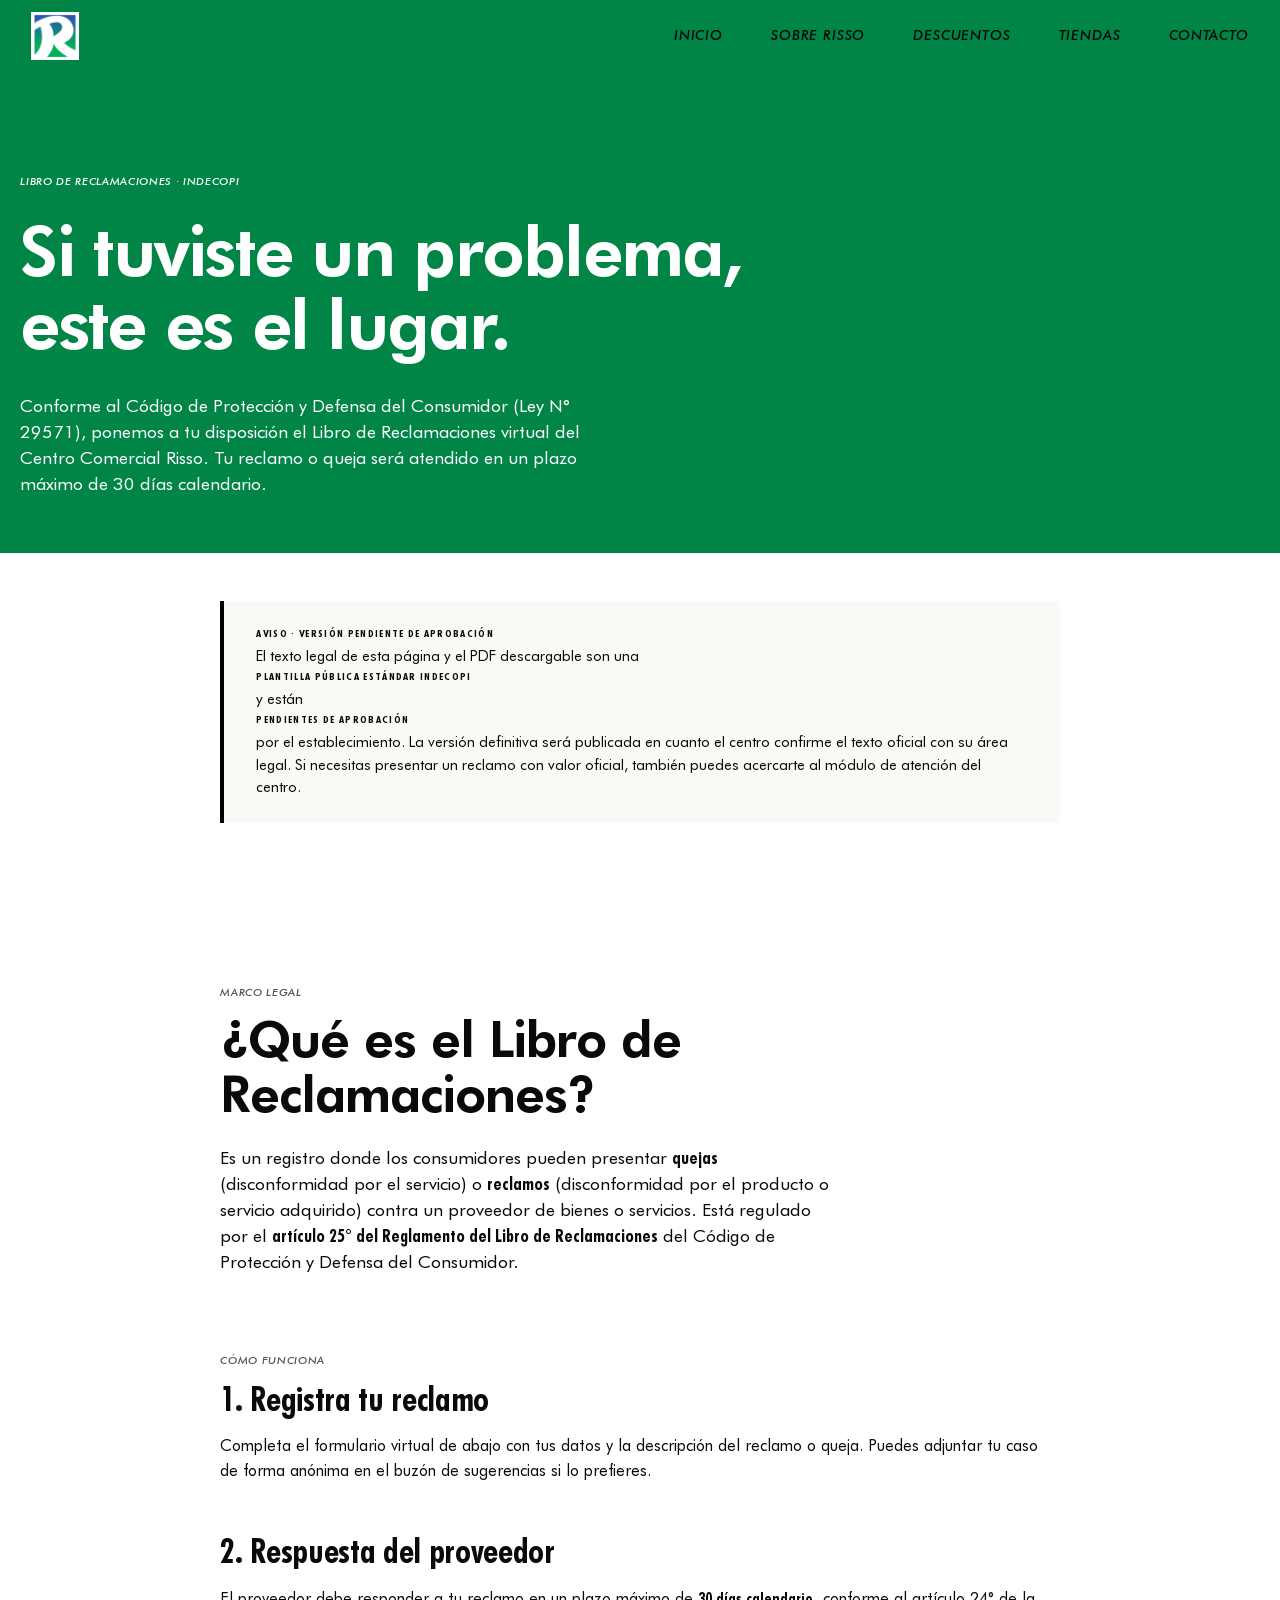
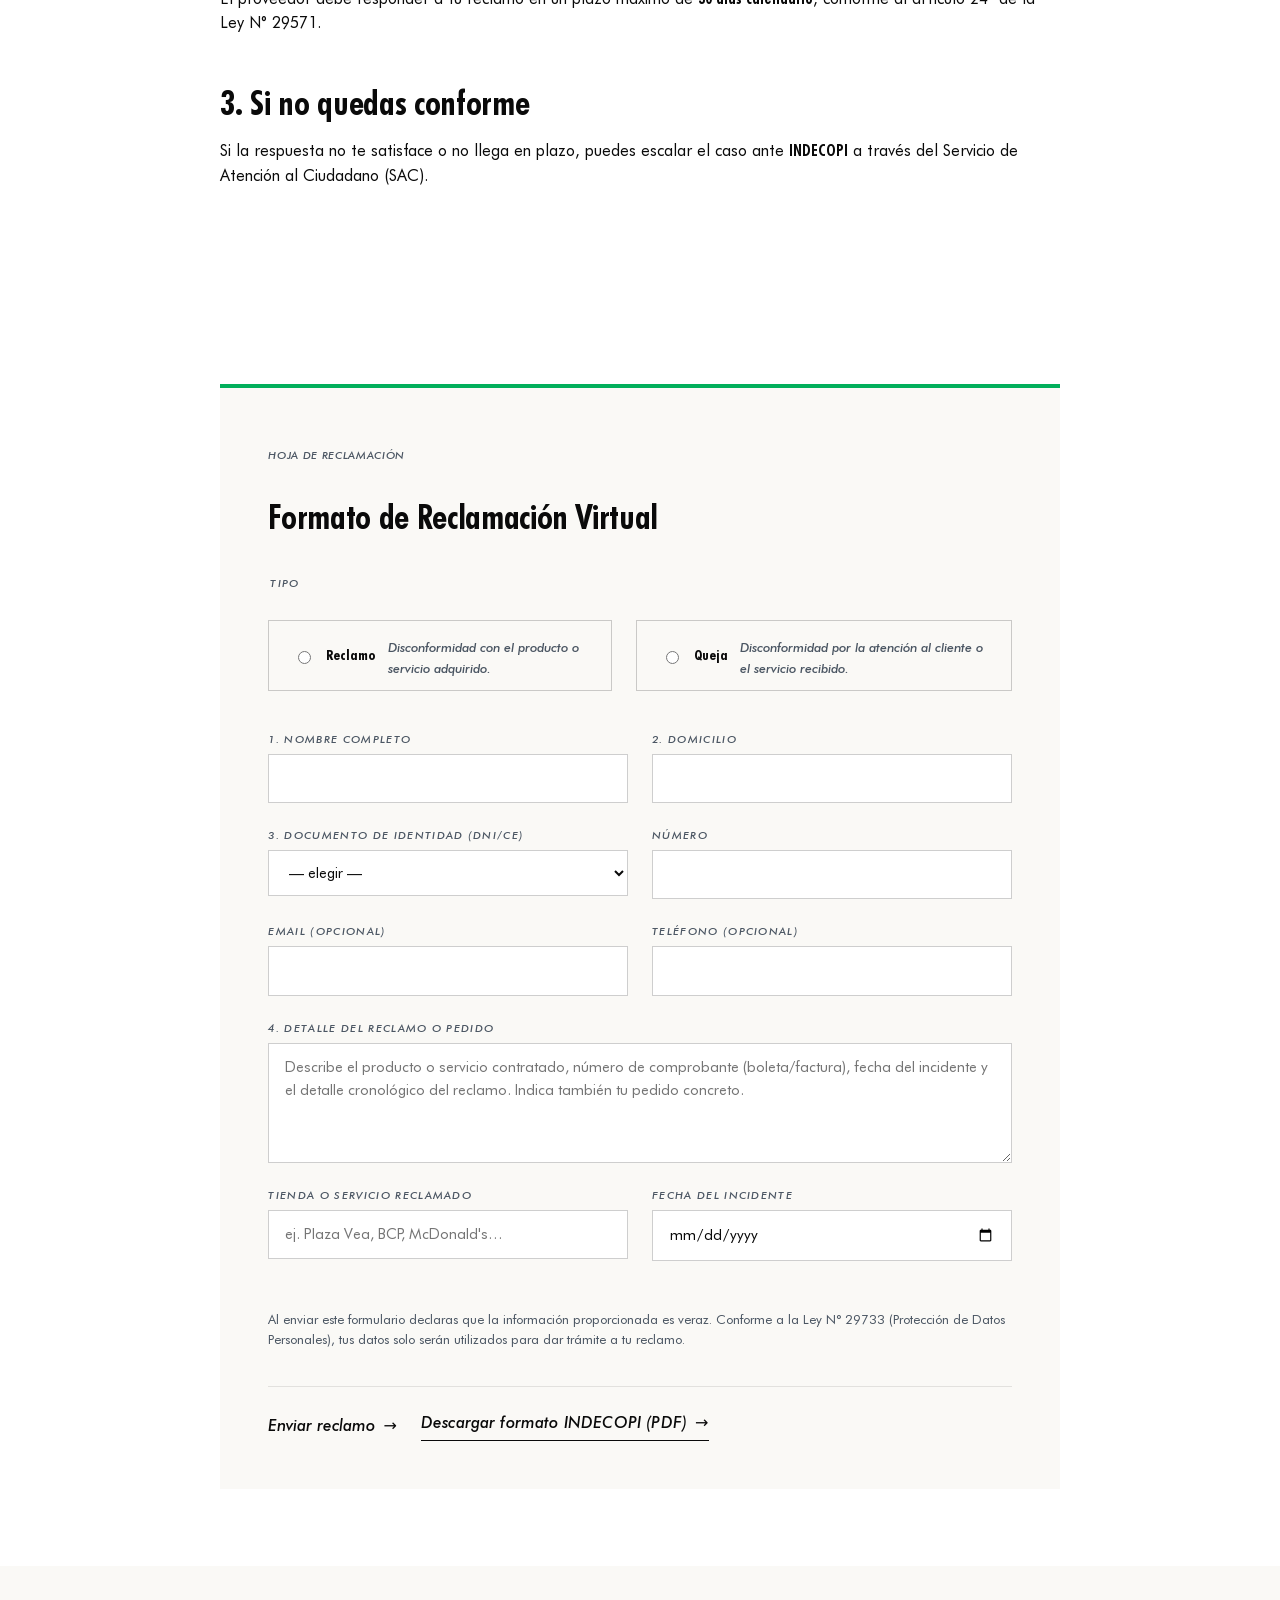
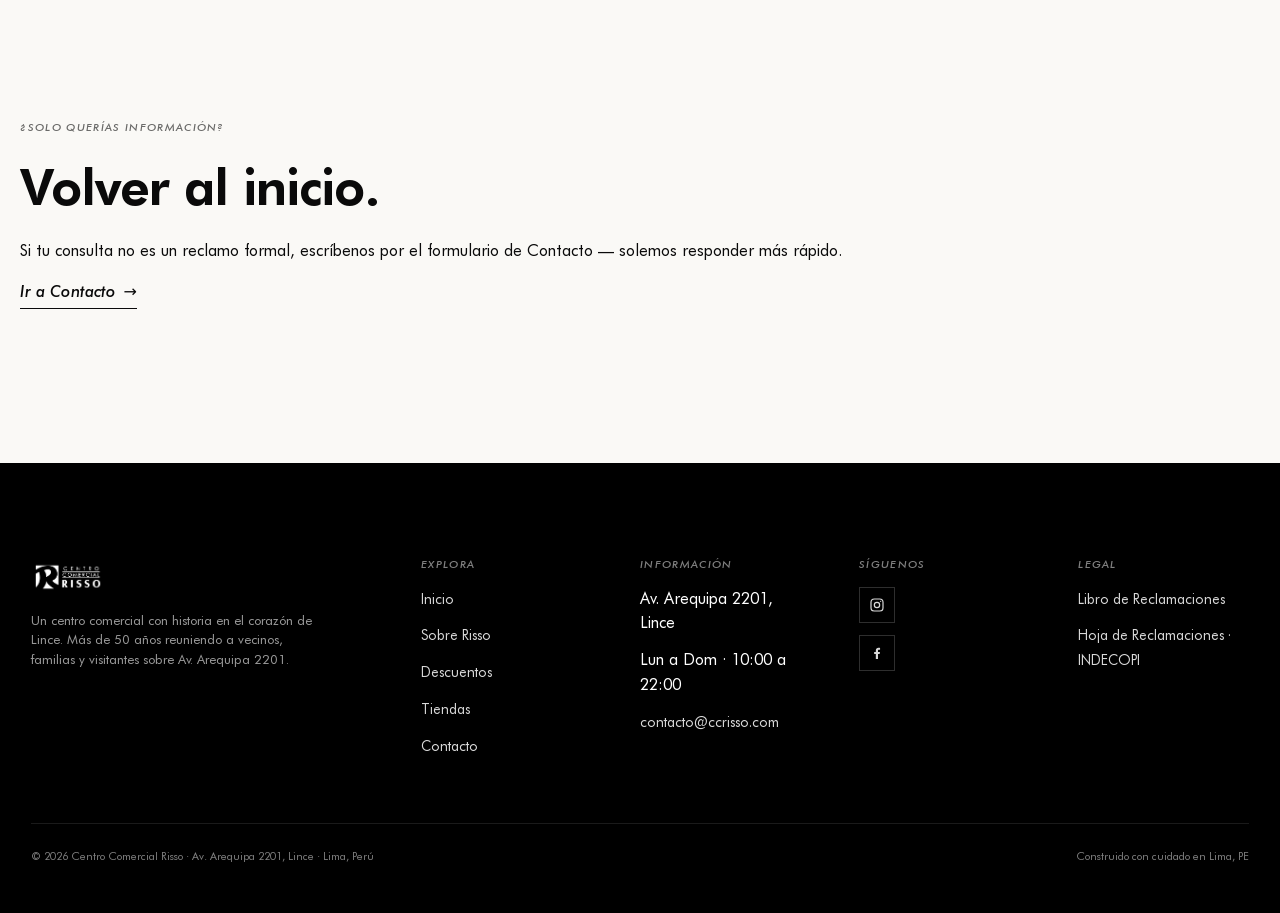
<file: libro-reclamaciones.html>
<!doctype html>
<html lang="es-PE">
<head>
  <meta charset="utf-8">
  <meta name="viewport" content="width=device-width, initial-scale=1">
  <title>Libro de Reclamaciones · Centro Comercial Risso · INDECOPI</title>
  <meta name="description" content="Libro de Reclamaciones virtual del Centro Comercial Risso, conforme al Código de Protección y Defensa del Consumidor (Ley N° 29571, INDECOPI).">
  <meta name="theme-color" content="#02AF5B">
  <meta property="og:type" content="website">
  <meta property="og:title" content="Libro de Reclamaciones · Centro Comercial Risso">
  <link rel="icon" type="image/png" href="assets/img/logo.png">
  <link rel="stylesheet" href="assets/css/tokens.css">
  <link rel="stylesheet" href="assets/css/styles.css">
  <script src="assets/js/main.js" defer></script>
</head>
<body>
  <a href="#main" class="skip-link">Saltar al contenido</a>

  <header class="site-header" role="banner">
    <a href="index.html" class="brand" aria-label="Centro Comercial Risso · Inicio">
      <img src="assets/img/logo.png" alt="Centro Comercial Risso" width="120" height="28">
      <span class="brand-name">Risso</span>
    </a>
    <nav class="nav" aria-label="Navegación principal">
      <a href="index.html">Inicio</a>
      <a href="sobre-risso.html">Sobre Risso</a>
      <a href="descuentos.html">Descuentos</a>
      <a href="tiendas.html">Tiendas</a>
      <a href="contacto.html">Contacto</a>
    </nav>
    <button class="menu-btn" id="menu-btn" aria-label="Abrir menú" aria-expanded="false" aria-controls="mobile-drawer">
      <svg viewBox="0 0 24 24" fill="none" stroke="currentColor" stroke-width="2" stroke-linecap="round" aria-hidden="true"><line x1="4" y1="7" x2="20" y2="7"/><line x1="4" y1="12" x2="20" y2="12"/><line x1="4" y1="17" x2="20" y2="17"/></svg>
    </button>
    <div class="mobile-drawer" id="mobile-drawer" role="dialog" aria-modal="true" aria-labelledby="menu-btn" aria-hidden="true">
      <button class="drawer-close" aria-label="Cerrar menú">
        <svg width="22" height="22" viewBox="0 0 24 24" fill="none" stroke="currentColor" stroke-width="2" stroke-linecap="round" aria-hidden="true"><line x1="6" y1="6" x2="18" y2="18"/><line x1="18" y1="6" x2="6" y2="18"/></svg>
      </button>
      <a href="index.html">Inicio</a>
      <a href="sobre-risso.html">Sobre Risso</a>
      <a href="descuentos.html">Descuentos</a>
      <a href="tiendas.html">Tiendas</a>
      <a href="contacto.html">Contacto</a>
    </div>
  </header>

  <main id="main">

    <!-- ============================================================
         PAGE OPEN
         ============================================================ -->
    <section class="page-open page-open--green" aria-labelledby="page-title">
      <div class="container">
        <p class="kicker">Libro de Reclamaciones · INDECOPI</p>
        <h1 id="page-title">Si tuviste un problema, este es el lugar.</h1>
        <p class="lede">Conforme al Código de Protección y Defensa del Consumidor (Ley N° 29571), ponemos a tu disposición el Libro de Reclamaciones virtual del Centro Comercial Risso. Tu reclamo o queja será atendido en un plazo máximo de 30 días calendario.</p>
      </div>
    </section>

    <!-- ============================================================
         DISCLAIMER · placeholder legal text
         ============================================================ -->
    <section class="container-narrow">
      <div class="reclamo-disclaimer" role="note">
        <strong>Aviso · Versión pendiente de aprobación</strong>
        El texto legal de esta página y el PDF descargable son una <strong>plantilla pública estándar INDECOPI</strong> y están <strong>pendientes de aprobación</strong> por el establecimiento. La versión definitiva será publicada en cuanto el centro confirme el texto oficial con su área legal. Si necesitas presentar un reclamo con valor oficial, también puedes acercarte al módulo de atención del centro.
      </div>
    </section>

    <!-- ============================================================
         SECTION 1 · Marco legal (resumen)
         ============================================================ -->
    <section class="container-narrow" style="padding-block: var(--pad-section-tight);">
      <div style="display: grid; gap: var(--s-7); grid-template-columns: 1fr;">
        <article>
          <p class="kicker">Marco legal</p>
          <h2 style="font-size: var(--fs-display-3); font-weight: 800; letter-spacing: -0.02em; line-height: var(--lh-display); margin-bottom: var(--s-5);">¿Qué es el Libro de Reclamaciones?</h2>
          <p class="lede">Es un registro donde los consumidores pueden presentar <strong>quejas</strong> (disconformidad por el servicio) o <strong>reclamos</strong> (disconformidad por el producto o servicio adquirido) contra un proveedor de bienes o servicios. Está regulado por el <strong>artículo 25° del Reglamento del Libro de Reclamaciones</strong> del Código de Protección y Defensa del Consumidor.</p>
        </article>

        <article>
          <p class="kicker">Cómo funciona</p>
          <h2 style="font-size: var(--fs-display-4); font-weight: 700; letter-spacing: -0.01em; line-height: var(--lh-heading); margin-bottom: var(--s-4);">1. Registra tu reclamo</h2>
          <p>Completa el formulario virtual de abajo con tus datos y la descripción del reclamo o queja. Puedes adjuntar tu caso de forma anónima en el buzón de sugerencias si lo prefieres.</p>
          <h2 style="font-size: var(--fs-display-4); font-weight: 700; letter-spacing: -0.01em; line-height: var(--lh-heading); margin-bottom: var(--s-4); margin-top: var(--s-7);">2. Respuesta del proveedor</h2>
          <p>El proveedor debe responder a tu reclamo en un plazo máximo de <strong>30 días calendario</strong>, conforme al artículo 24° de la Ley N° 29571.</p>
          <h2 style="font-size: var(--fs-display-4); font-weight: 700; letter-spacing: -0.01em; line-height: var(--lh-heading); margin-bottom: var(--s-4); margin-top: var(--s-7);">3. Si no quedas conforme</h2>
          <p>Si la respuesta no te satisface o no llega en plazo, puedes escalar el caso ante <strong>INDECOPI</strong> a través del Servicio de Atención al Ciudadano (SAC).</p>
        </article>
      </div>
    </section>

    <!-- ============================================================
         RECLAMO FORM · 4 minimal fields (per INDECOPI)
         ============================================================ -->
    <section class="container-narrow" style="padding-block: var(--pad-block);">
      <form class="reclamo-form" id="reclamo-form" novalidate aria-label="Formulario de Reclamación">
        <p class="kicker">Hoja de Reclamación</p>
        <h2>Formato de Reclamación Virtual</h2>

        <!-- tipo -->
        <fieldset style="border: 0; padding: 0; margin: 0;">
          <legend style="font-size: var(--fs-caption); font-weight: 500; letter-spacing: var(--track-caps); text-transform: uppercase; color: var(--fg-muted); margin-bottom: var(--s-3);">Tipo</legend>
          <div class="reclamo-type">
            <label>
              <input type="radio" name="tipo" value="reclamo" required>
              <strong>Reclamo</strong>
              <span class="body-sm" style="display:block; color: var(--fg-muted); margin-top: 4px;">Disconformidad con el producto o servicio adquirido.</span>
            </label>
            <label>
              <input type="radio" name="tipo" value="queja">
              <strong>Queja</strong>
              <span class="body-sm" style="display:block; color: var(--fg-muted); margin-top: 4px;">Disconformidad por la atención al cliente o el servicio recibido.</span>
            </label>
          </div>
        </fieldset>

        <div class="form-grid form-grid--2">
          <div class="field">
            <label for="rec-nombre">1. Nombre completo</label>
            <input type="text" id="rec-nombre" name="nombre" required>
          </div>
          <div class="field">
            <label for="rec-domicilio">2. Domicilio</label>
            <input type="text" id="rec-domicilio" name="domicilio" required>
          </div>
          <div class="field">
            <label for="rec-doc">3. Documento de identidad (DNI/CE)</label>
            <select id="rec-doc" name="doc-tipo" required>
              <option value="">— elegir —</option>
              <option>DNI</option>
              <option>CE (Carnet de Extranjería)</option>
              <option>Pasaporte</option>
            </select>
          </div>
          <div class="field">
            <label for="rec-doc-num">Número</label>
            <input type="text" id="rec-doc-num" name="doc-num" required>
          </div>
          <div class="field">
            <label for="rec-email">Email (opcional)</label>
            <input type="email" id="rec-email" name="email">
          </div>
          <div class="field">
            <label for="rec-telefono">Teléfono (opcional)</label>
            <input type="tel" id="rec-telefono" name="telefono">
          </div>
          <div class="field" style="grid-column: 1 / -1;">
            <label for="rec-detalle">4. Detalle del reclamo o pedido</label>
            <textarea id="rec-detalle" name="detalle" placeholder="Describe el producto o servicio contratado, número de comprobante (boleta/factura), fecha del incidente y el detalle cronológico del reclamo. Indica también tu pedido concreto." required></textarea>
          </div>
          <div class="field">
            <label for="rec-tienda">Tienda o servicio reclamado</label>
            <input type="text" id="rec-tienda" name="tienda" placeholder="ej. Plaza Vea, BCP, McDonald's…" required>
          </div>
          <div class="field">
            <label for="rec-fecha">Fecha del incidente</label>
            <input type="date" id="rec-fecha" name="fecha" required>
          </div>
        </div>

        <p style="font-size: var(--fs-body-sm); color: var(--fg-muted); margin-top: var(--s-5);">
          Al enviar este formulario declaras que la información proporcionada es veraz. Conforme a la Ley N° 29733 (Protección de Datos Personales), tus datos solo serán utilizados para dar trámite a tu reclamo.
        </p>

        <div class="reclamo-actions">
          <button type="submit" class="btn-text">Enviar reclamo</button>
          <a href="assets/docs/libro-reclamaciones-indecopi.pdf" download class="cta-link">Descargar formato INDECOPI (PDF)</a>
        </div>
      </form>
    </section>

    <!-- ============================================================
         BAND · return to site
         ============================================================ -->
    <section class="anchor anchor--paper">
      <div class="container">
        <div class="anchor-grid">
          <div>
            <div class="anchor-eyebrow"><span class="num">¿Solo querías información?</span></div>
            <h2>Volver al inicio.</h2>
            <p>Si tu consulta no es un reclamo formal, escríbenos por el formulario de Contacto — solemos responder más rápido.</p>
            <a href="contacto.html" class="cta-link">Ir a Contacto</a>
          </div>
        </div>
      </div>
    </section>

  </main>

  <footer class="site-footer" role="contentinfo">
    <div class="footer-grid">
      <div class="footer-brand">
        <img src="assets/img/logo-white.png" alt="Centro Comercial Risso" width="120" height="28">
        <p>Un centro comercial con historia en el corazón de Lince. Más de 50 años reuniendo a vecinos, familias y visitantes sobre Av. Arequipa 2201.</p>
      </div>
      <div class="footer-col"><h4>Explora</h4><ul>
        <li><a href="index.html">Inicio</a></li>
        <li><a href="sobre-risso.html">Sobre Risso</a></li>
        <li><a href="descuentos.html">Descuentos</a></li>
        <li><a href="tiendas.html">Tiendas</a></li>
        <li><a href="contacto.html">Contacto</a></li>
      </ul></div>
      <div class="footer-col"><h4>Información</h4><ul>
        <li>Av. Arequipa 2201, Lince</li>
        <li>Lun a Dom · 10:00 a 22:00</li>
        <li><a href="mailto:contacto@ccrisso.com">contacto@ccrisso.com</a></li>
      </ul></div>
      <div class="footer-col"><h4>Síguenos</h4><ul class="footer-socials">
        <li><a href="https://www.instagram.com/c.c.risso/" target="_blank" rel="noopener" aria-label="Instagram">
          <svg viewBox="0 0 24 24" fill="none" stroke="currentColor" stroke-width="1.8" aria-hidden="true"><rect x="3" y="3" width="18" height="18" rx="5"/><circle cx="12" cy="12" r="4"/><circle cx="17.5" cy="6.5" r="0.9" fill="currentColor" stroke="none"/></svg>
        </a></li>
        <li><a href="https://www.facebook.com/CentroComercialRisso/" target="_blank" rel="noopener" aria-label="Facebook">
          <svg viewBox="0 0 24 24" fill="currentColor" aria-hidden="true"><path d="M13.5 21v-7.5h2.5l.4-3h-2.9V8.6c0-.86.24-1.45 1.47-1.45H16.6V4.43c-.28-.04-1.25-.12-2.38-.12-2.36 0-3.97 1.44-3.97 4.08v2.11H7.75v3h2.5V21h3.25z"/></svg>
        </a></li>
      </ul></div>
      <div class="footer-col"><h4>Legal</h4><ul>
        <li><a href="libro-reclamaciones.html">Libro de Reclamaciones</a></li>
        <li><a href="libro-reclamaciones.html">Hoja de Reclamaciones · INDECOPI</a></li>
      </ul></div>
    </div>
    <div class="footer-bottom">
      <span>© 2026 Centro Comercial Risso · Av. Arequipa 2201, Lince · Lima, Perú</span>
      <span>Construido con cuidado en Lima, PE</span>
    </div>
  </footer>
</body>
</html>
</file>
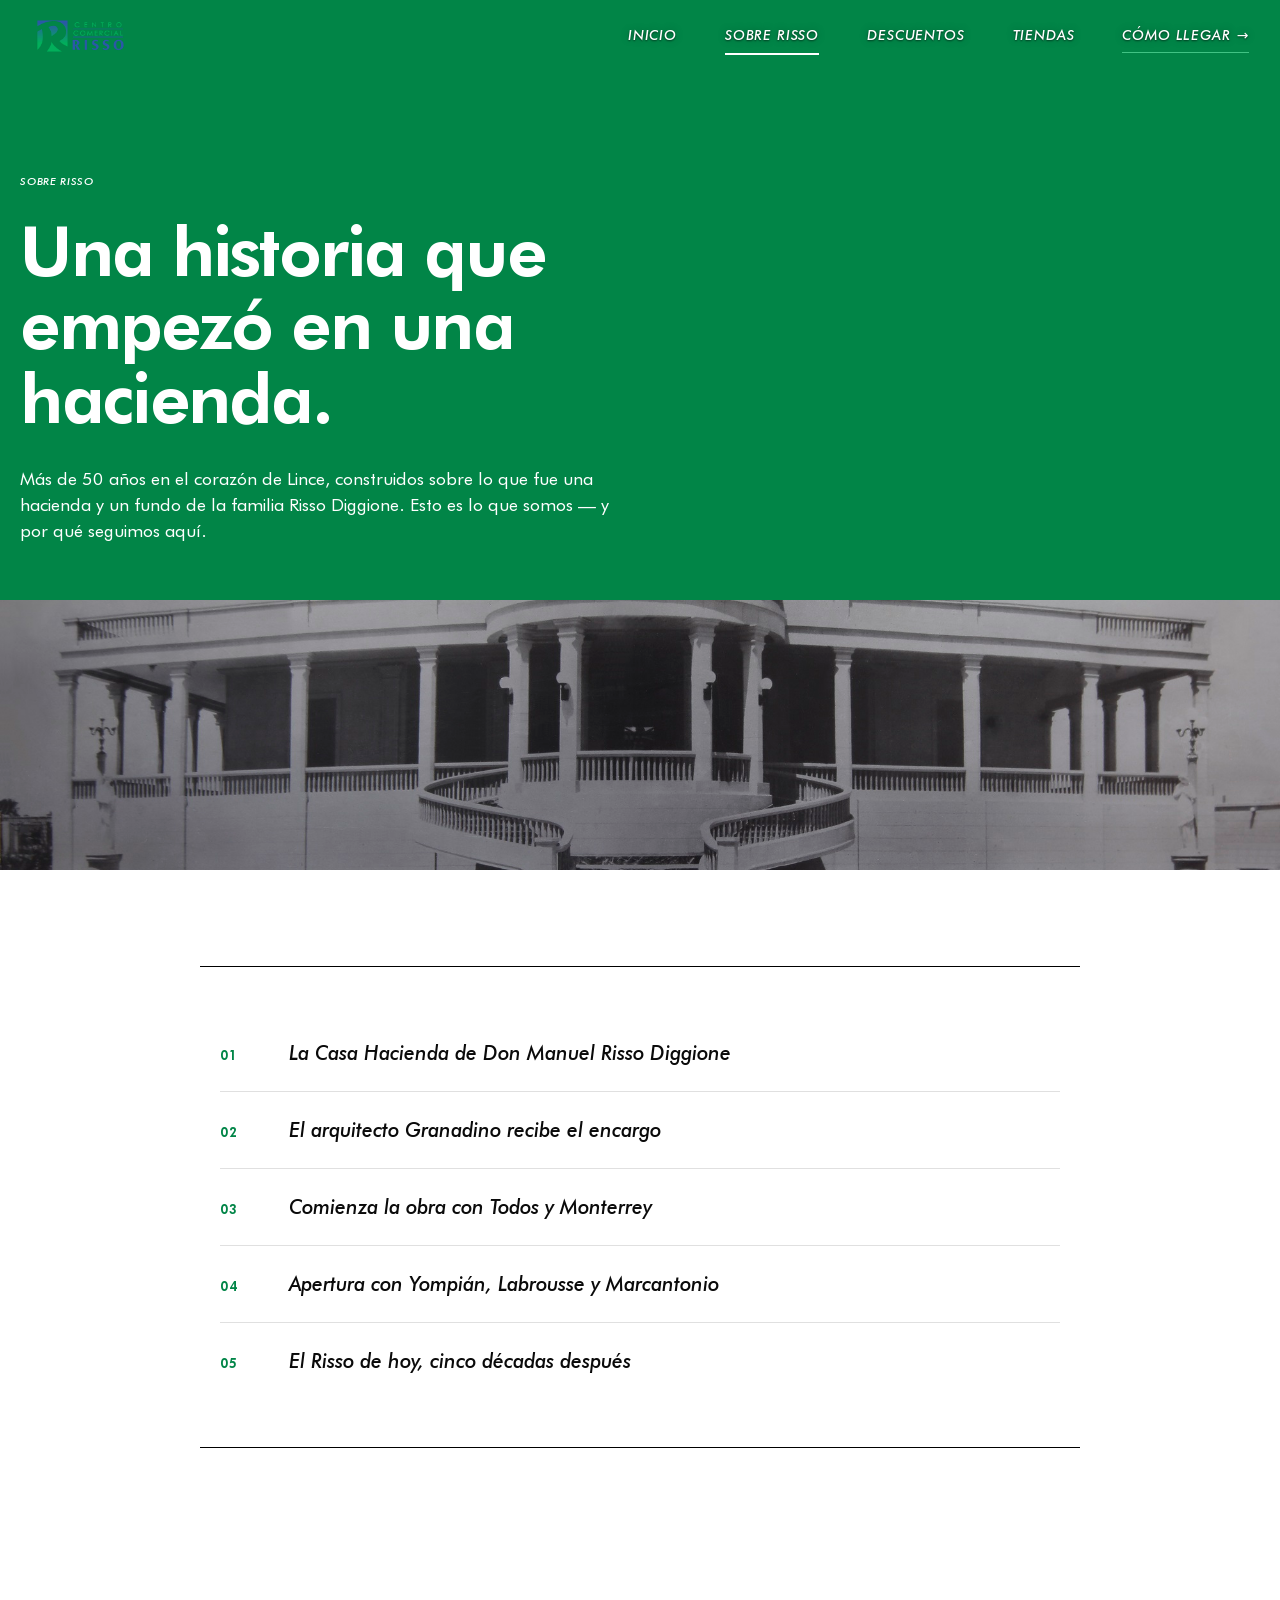
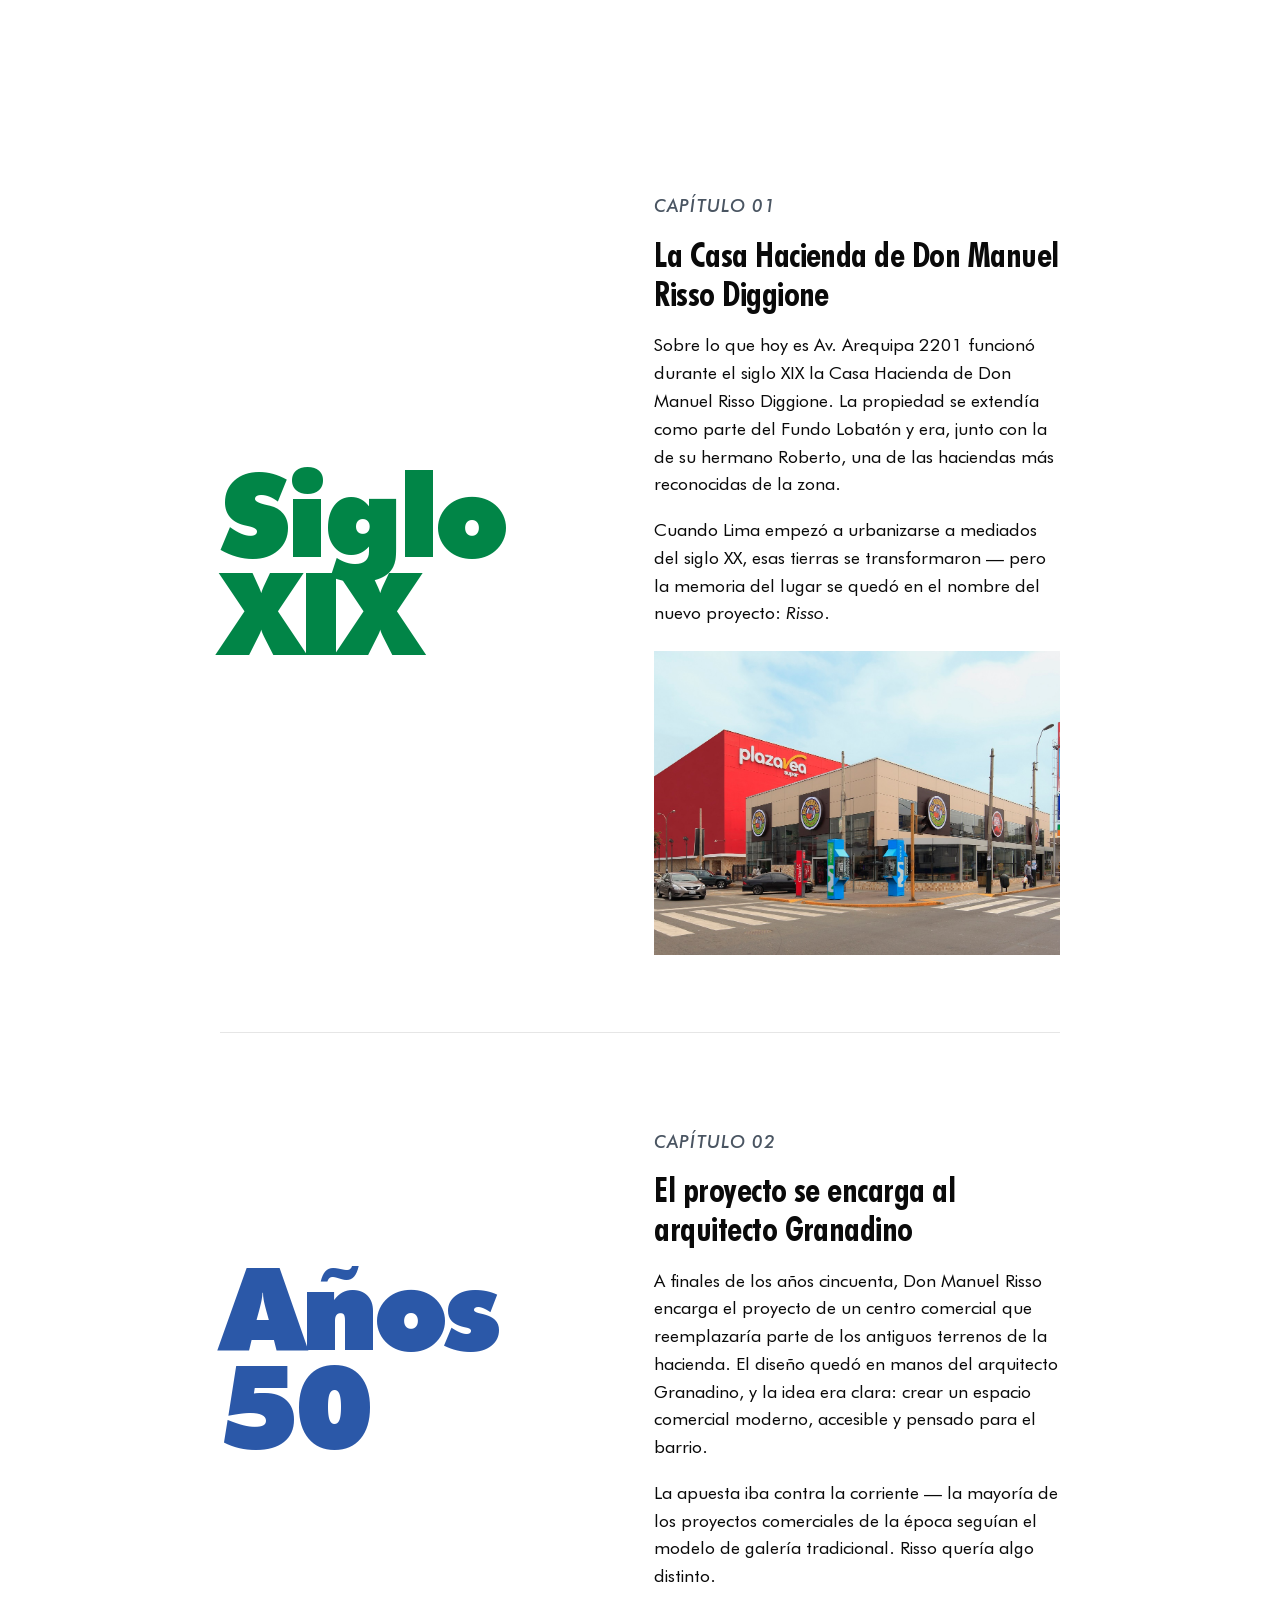
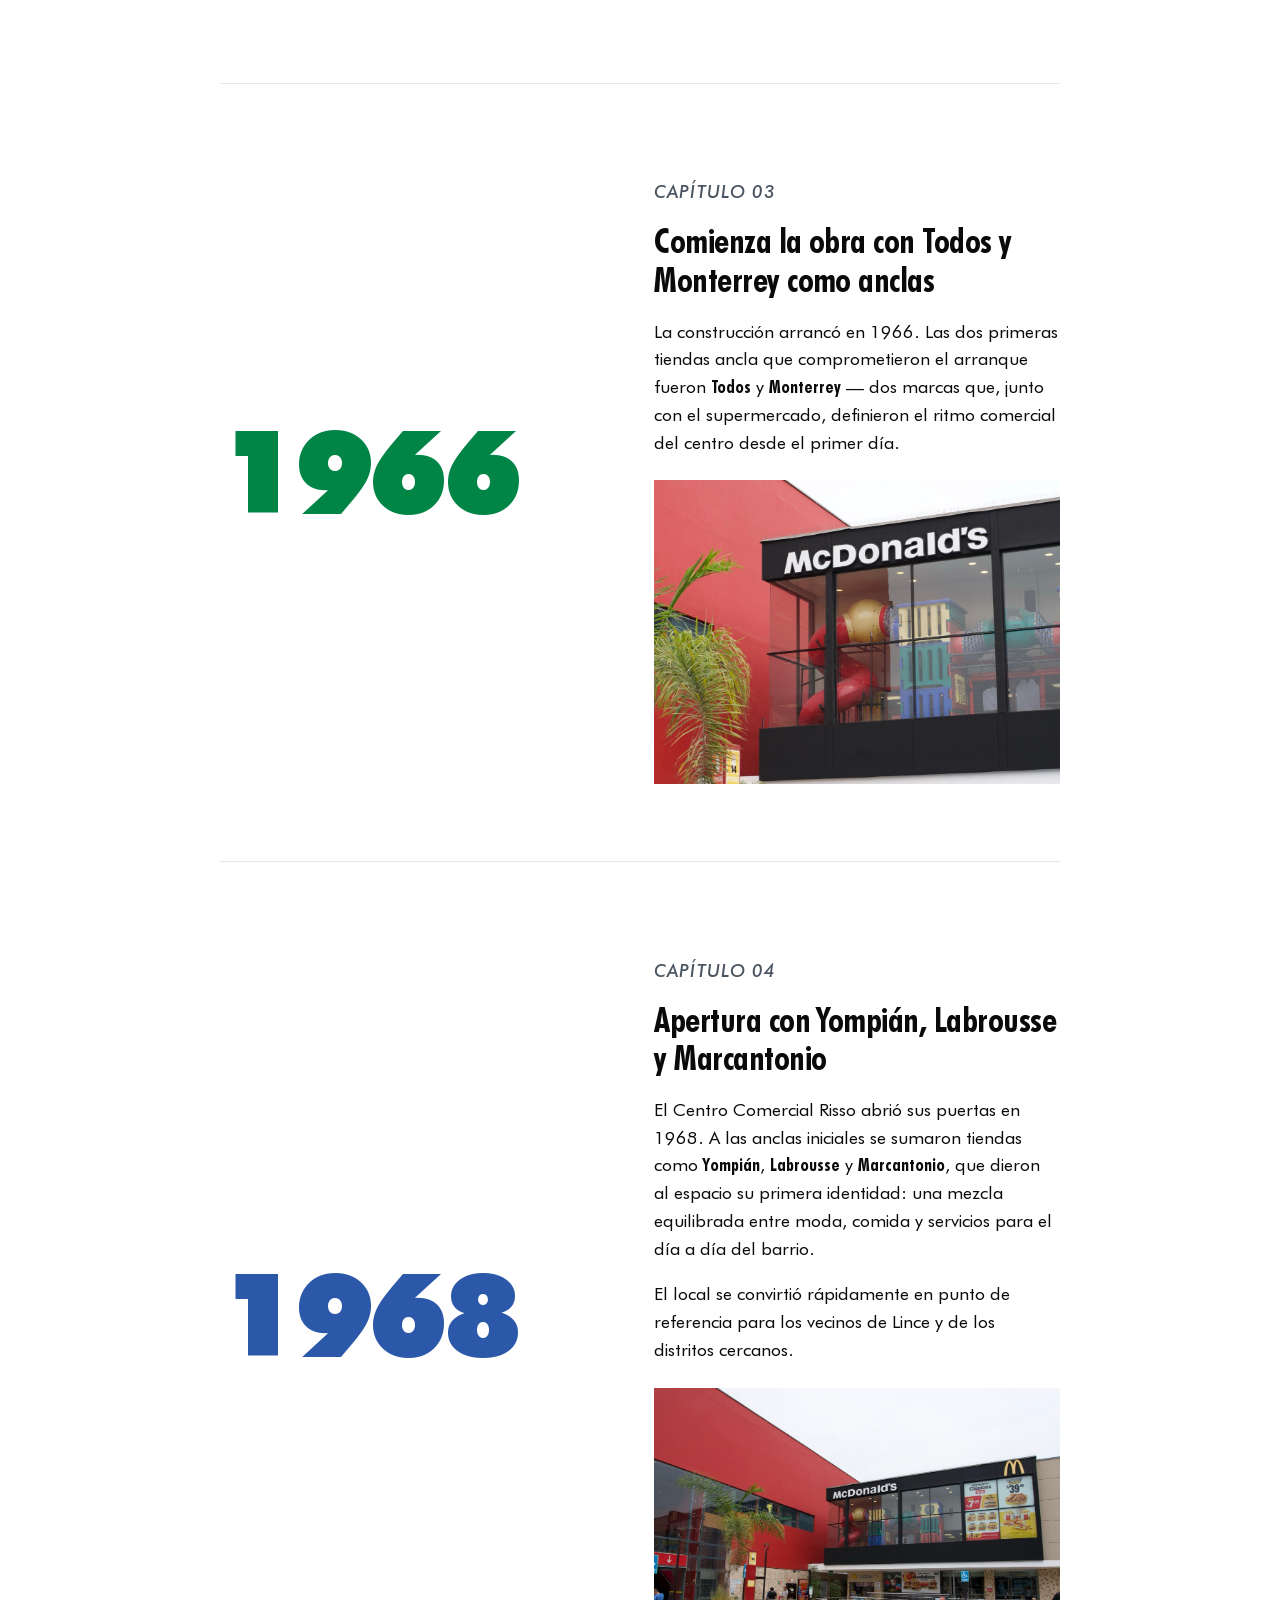
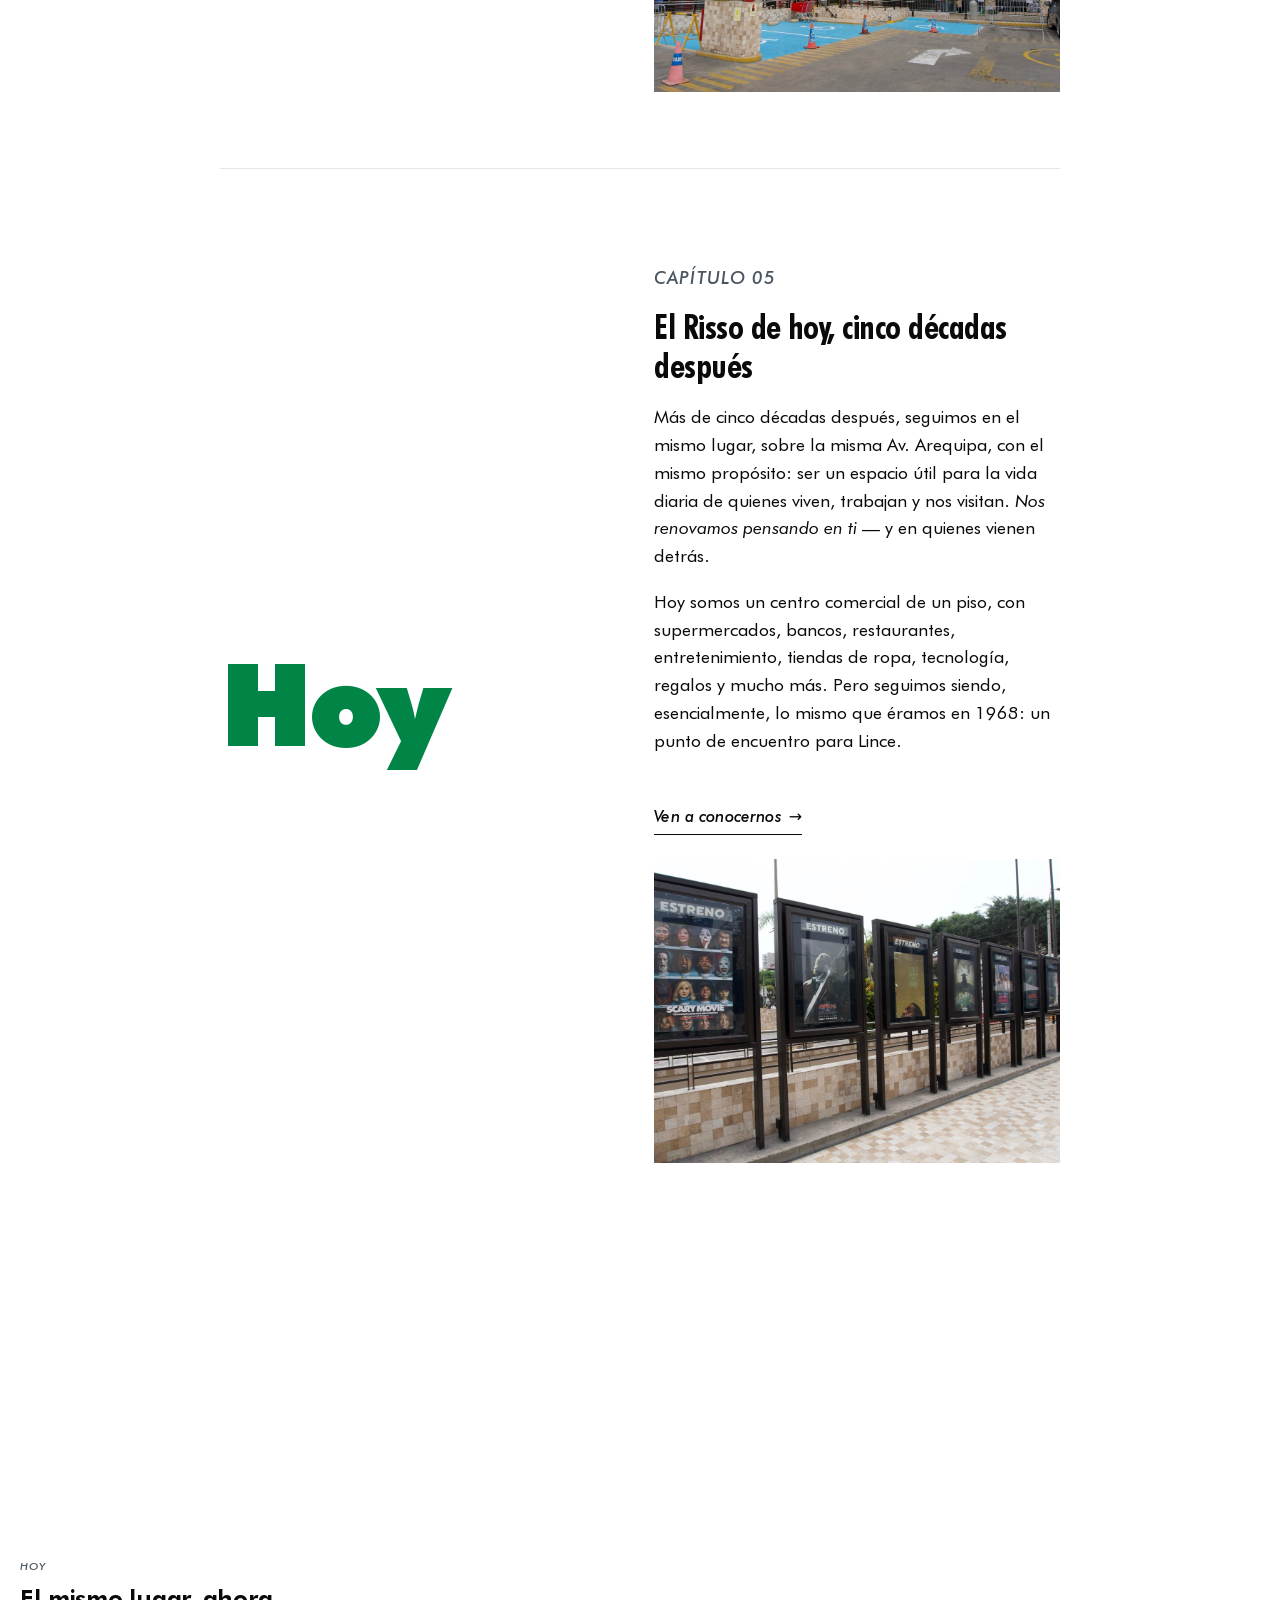
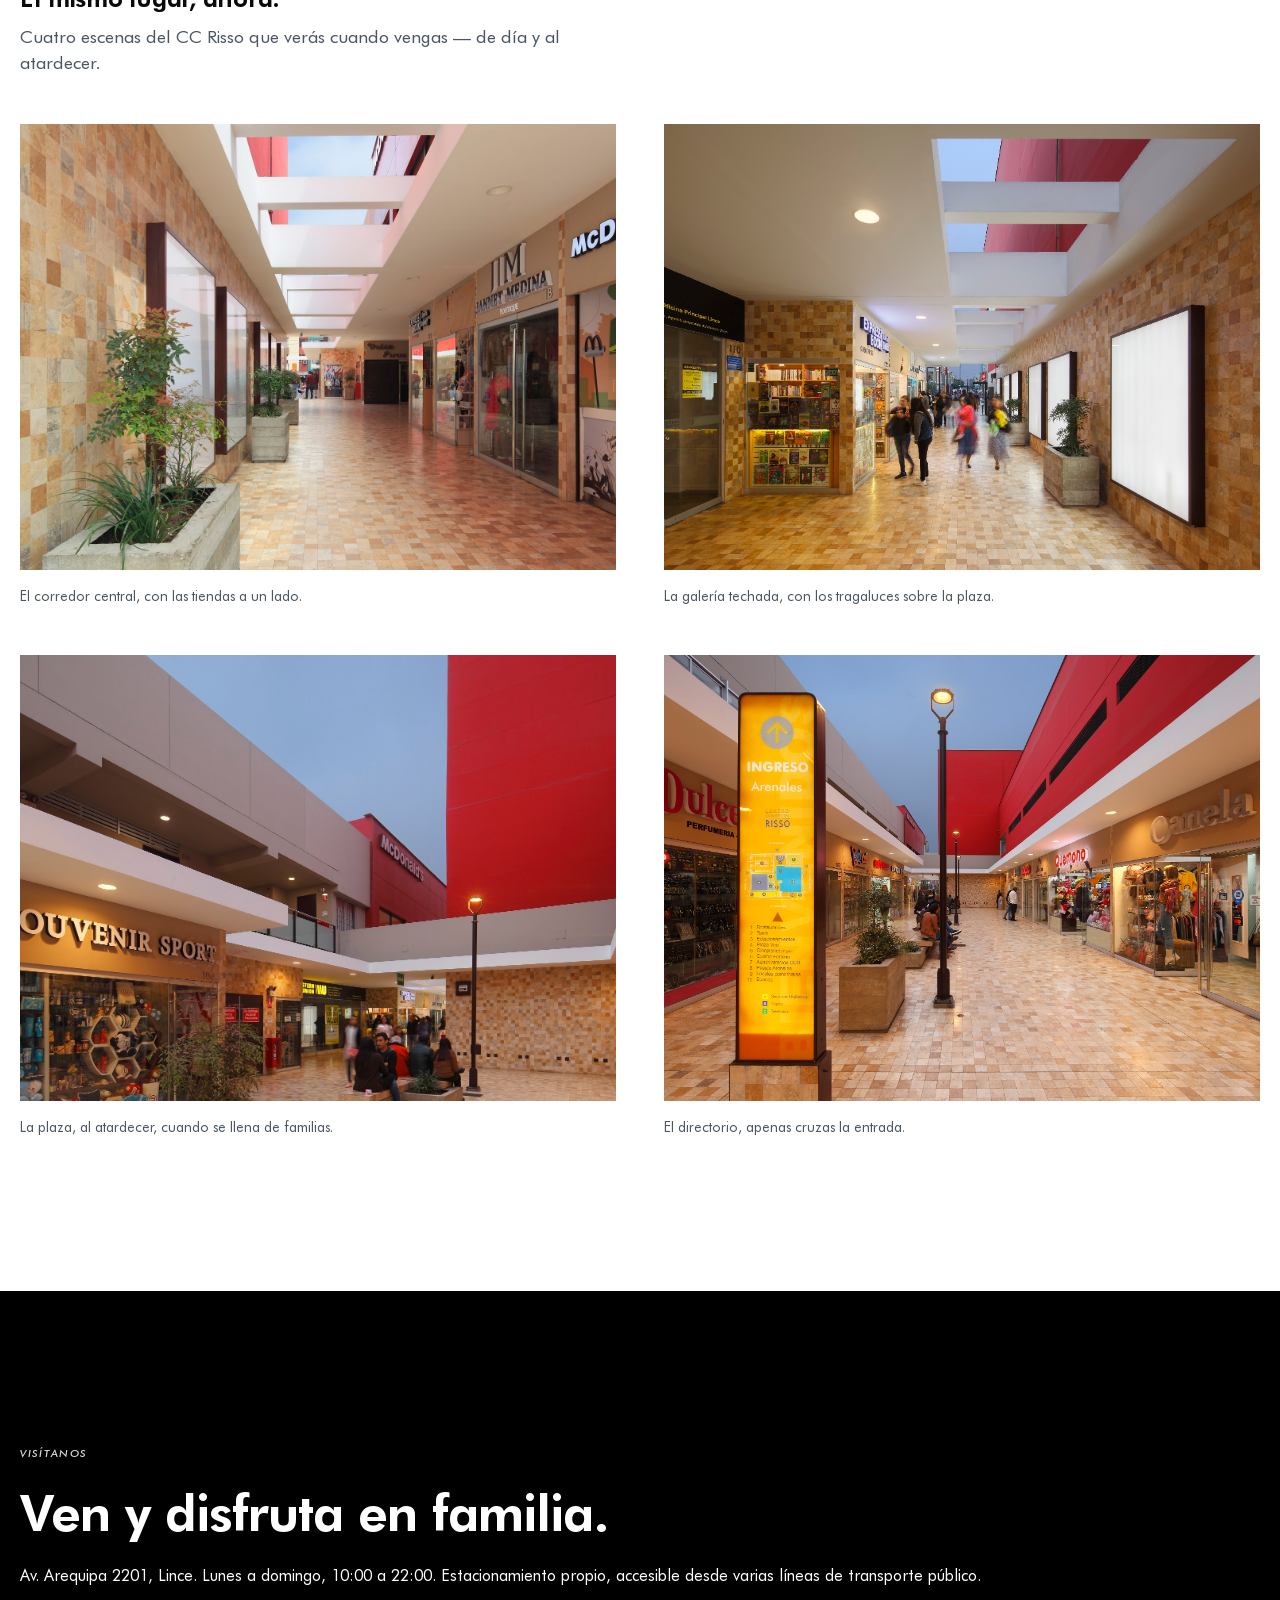
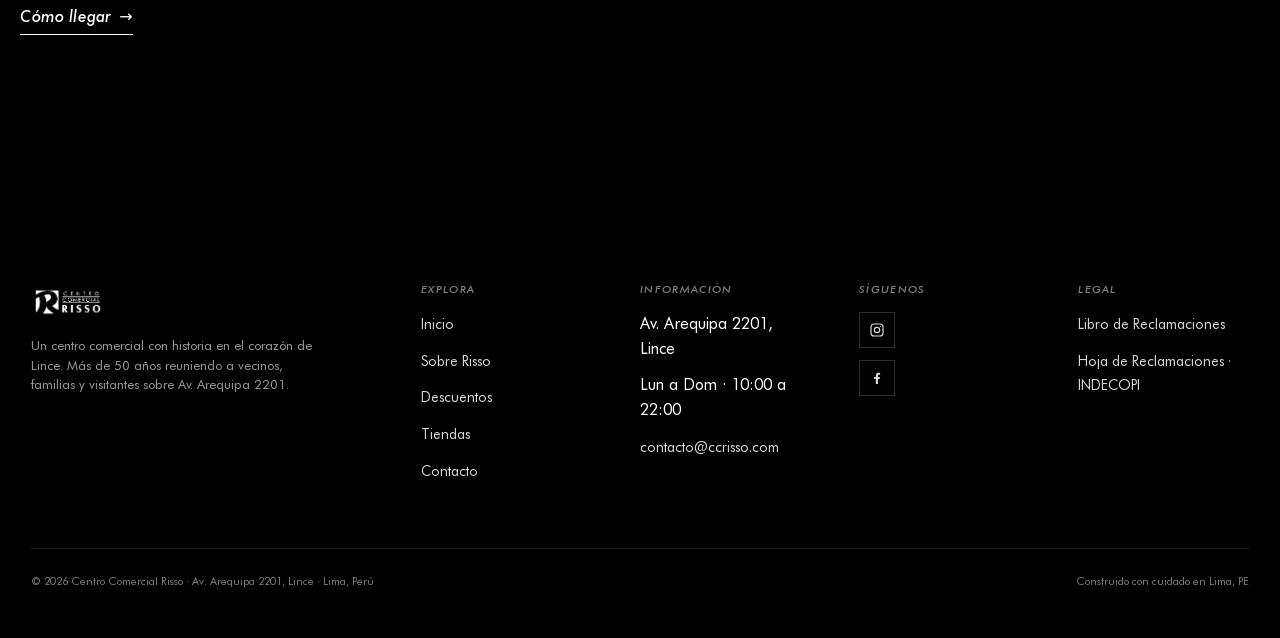
<file: sobre-risso.html>
<!doctype html>
<html lang="es-PE">
<head>
  <meta charset="utf-8">
  <meta name="viewport" content="width=device-width, initial-scale=1">
  <title>Sobre Risso · Centro Comercial Risso · Lince, Lima</title>
  <meta name="description" content="La historia del Centro Comercial Risso: de la Casa Hacienda de Don Manuel Risso Diggione a más de 50 años reuniendo a Lince.">
  <meta name="theme-color" content="#018547">
  <meta property="og:type" content="website">
  <meta property="og:title" content="Sobre Risso · 50 años de historia en Lince">
  <meta property="og:description" content="De la Casa Hacienda de Don Manuel Risso Diggione a un centro comercial con más de cinco décadas de historia.">
  <link rel="icon" type="image/png" href="assets/img/logo.png">
  <link rel="stylesheet" href="assets/css/tokens.css">
  <link rel="stylesheet" href="assets/css/styles.css">
  <script src="assets/js/main.js" defer></script>
</head>
<body>
  <a href="#main" class="skip-link">Saltar al contenido</a>

  <header class="site-header is-on-dark" role="banner">
    <a href="index.html" class="brand" aria-label="Centro Comercial Risso · Inicio">
      <img src="assets/img/logo-white.png" alt="Centro Comercial Risso" width="120" height="28">
      <span class="brand-name">Risso</span>
    </a>
    <nav class="nav" aria-label="Navegación principal">
      <a href="index.html">Inicio</a>
      <a href="sobre-risso.html" class="is-active" aria-current="page">Sobre Risso</a>
      <a href="descuentos.html">Descuentos</a>
      <a href="tiendas.html">Tiendas</a>
      <a href="contacto.html" class="nav-cta">Cómo llegar</a>
    </nav>
    <button class="menu-btn" id="menu-btn" aria-label="Abrir menú" aria-expanded="false" aria-controls="mobile-drawer">
      <svg viewBox="0 0 24 24" fill="none" stroke="currentColor" stroke-width="2" stroke-linecap="round" aria-hidden="true"><line x1="4" y1="7" x2="20" y2="7"/><line x1="4" y1="12" x2="20" y2="12"/><line x1="4" y1="17" x2="20" y2="17"/></svg>
    </button>
    <div class="mobile-drawer" id="mobile-drawer" role="dialog" aria-modal="true" aria-labelledby="menu-btn" aria-hidden="true">
      <button class="drawer-close" aria-label="Cerrar menú">
        <svg width="22" height="22" viewBox="0 0 24 24" fill="none" stroke="currentColor" stroke-width="2" stroke-linecap="round" aria-hidden="true"><line x1="6" y1="6" x2="18" y2="18"/><line x1="18" y1="6" x2="6" y2="18"/></svg>
      </button>
      <a href="index.html">Inicio</a>
      <a href="sobre-risso.html" aria-current="page">Sobre Risso</a>
      <a href="descuentos.html">Descuentos</a>
      <a href="tiendas.html">Tiendas</a>
      <a href="contacto.html">Contacto</a>
    </div>
  </header>

  <main id="main">

    <!-- ============================================================
         PAGE OPEN
         ============================================================ -->
    <section class="page-open page-open--green" aria-labelledby="page-title">
      <div class="container">
        <p class="kicker">Sobre Risso</p>
        <h1 id="page-title">Una historia que empezó en una hacienda.</h1>
        <p class="lede">Más de 50 años en el corazón de Lince, construidos sobre lo que fue una hacienda y un fundo de la familia Risso Diggione. Esto es lo que somos — y por qué seguimos aquí.</p>
      </div>
    </section>

    <!-- ============================================================
         PHOTO BAND · historia viva
         ============================================================ -->
    <section class="photo-band" style="background-image: url('assets/img/cc/ccrisso/quienessomos1_MG_4568.jpg');" role="img" aria-label="Vecinos y visitantes del centro comercial"></section>

    <!-- ============================================================
         TOC · Índice de capítulos (orientación para Read mode)
         ============================================================ -->
    <nav class="toc container-narrow" aria-label="Índice de capítulos">
      <ol class="toc-list">
        <li><a href="#capitulo-1"><span class="toc-num">01</span><span class="toc-title">La Casa Hacienda de Don Manuel Risso Diggione</span></a></li>
        <li><a href="#capitulo-2"><span class="toc-num">02</span><span class="toc-title">El arquitecto Granadino recibe el encargo</span></a></li>
        <li><a href="#capitulo-3"><span class="toc-num">03</span><span class="toc-title">Comienza la obra con Todos y Monterrey</span></a></li>
        <li><a href="#capitulo-4"><span class="toc-num">04</span><span class="toc-title">Apertura con Yompián, Labrousse y Marcantonio</span></a></li>
        <li><a href="#capitulo-5"><span class="toc-num">05</span><span class="toc-title">El Risso de hoy, cinco décadas después</span></a></li>
      </ol>
    </nav>

    <!-- ============================================================
         BEATS · Casa Hacienda → años 50 → 1966 → 1968 → hoy
         ============================================================ -->
    <section class="container-narrow beats-section">

      <!-- BEAT 1 -->
      <article class="beat" id="capitulo-1">
        <div class="beat-year" aria-hidden="true">Siglo<br>XIX</div>
        <div class="beat-body">
          <p class="kicker">Capítulo 01</p>
          <h2>La Casa Hacienda de Don Manuel Risso Diggione</h2>
          <p>Sobre lo que hoy es Av. Arequipa 2201 funcionó durante el siglo XIX la Casa Hacienda de Don Manuel Risso Diggione. La propiedad se extendía como parte del Fundo Lobatón y era, junto con la de su hermano Roberto, una de las haciendas más reconocidas de la zona.</p>
          <p>Cuando Lima empezó a urbanizarse a mediados del siglo XX, esas tierras se transformaron — pero la memoria del lugar se quedó en el nombre del nuevo proyecto: <em>Risso</em>.</p>
          <div class="beat-image">
            <img src="assets/img/cc/ccrisso/inicio2_MG_4885v.jpg" alt="Av. Arequipa 2201, donde antes estuvo la Casa Hacienda de Don Manuel Risso Diggione" loading="lazy">
          </div>
        </div>
      </article>

      <!-- BEAT 2 -->
      <article class="beat" id="capitulo-2">
        <div class="beat-year" aria-hidden="true">Años<br>50</div>
        <div class="beat-body">
          <p class="kicker">Capítulo 02</p>
          <h2>El proyecto se encarga al arquitecto Granadino</h2>
          <p>A finales de los años cincuenta, Don Manuel Risso encarga el proyecto de un centro comercial que reemplazaría parte de los antiguos terrenos de la hacienda. El diseño quedó en manos del arquitecto Granadino, y la idea era clara: crear un espacio comercial moderno, accesible y pensado para el barrio.</p>
          <p>La apuesta iba contra la corriente — la mayoría de los proyectos comerciales de la época seguían el modelo de galería tradicional. Risso quería algo distinto.</p>
        </div>
      </article>

      <!-- BEAT 3 -->
      <article class="beat" id="capitulo-3">
        <div class="beat-year" aria-hidden="true">1966</div>
        <div class="beat-body">
          <p class="kicker">Capítulo 03</p>
          <h2>Comienza la obra con Todos y Monterrey como anclas</h2>
          <p>La construcción arrancó en 1966. Las dos primeras tiendas ancla que comprometieron el arranque fueron <strong>Todos</strong> y <strong>Monterrey</strong> — dos marcas que, junto con el supermercado, definieron el ritmo comercial del centro desde el primer día.</p>
          <div class="beat-image">
            <img src="assets/img/cc/DSC08117%20de%20tama%C3%B1o%20grande.jpeg" alt="Construcción del centro comercial a mediados del siglo XX" loading="lazy">
          </div>
        </div>
      </article>

      <!-- BEAT 4 -->
      <article class="beat" id="capitulo-4">
        <div class="beat-year" aria-hidden="true">1968</div>
        <div class="beat-body">
          <p class="kicker">Capítulo 04</p>
          <h2>Apertura con Yompián, Labrousse y Marcantonio</h2>
          <p>El Centro Comercial Risso abrió sus puertas en 1968. A las anclas iniciales se sumaron tiendas como <strong>Yompián</strong>, <strong>Labrousse</strong> y <strong>Marcantonio</strong>, que dieron al espacio su primera identidad: una mezcla equilibrada entre moda, comida y servicios para el día a día del barrio.</p>
          <p>El local se convirtió rápidamente en punto de referencia para los vecinos de Lince y de los distritos cercanos.</p>
          <div class="beat-image">
            <img src="assets/img/cc/DSC08120%20de%20tama%C3%B1o%20grande.jpeg" alt="Años de apertura del centro comercial" loading="lazy">
          </div>
        </div>
      </article>

      <!-- BEAT 5 -->
      <article class="beat" id="capitulo-5">
        <div class="beat-year" aria-hidden="true">Hoy</div>
        <div class="beat-body">
          <p class="kicker">Capítulo 05</p>
          <h2>El Risso de hoy, cinco décadas después</h2>
          <p>Más de cinco décadas después, seguimos en el mismo lugar, sobre la misma Av. Arequipa, con el mismo propósito: ser un espacio útil para la vida diaria de quienes viven, trabajan y nos visitan. <em>Nos renovamos pensando en ti</em> — y en quienes vienen detrás.</p>
          <p>Hoy somos un centro comercial de un piso, con supermercados, bancos, restaurantes, entretenimiento, tiendas de ropa, tecnología, regalos y mucho más. Pero seguimos siendo, esencialmente, lo mismo que éramos en 1968: un punto de encuentro para Lince.</p>
          <p class="beat-cta">
            <a href="contacto.html" class="cta-link">Ven a conocernos</a>
          </p>
          <div class="beat-image">
            <img src="assets/img/cc/DSC08146%20de%20tama%C3%B1o%20grande.jpeg" alt="Centro Comercial Risso en la actualidad" loading="lazy">
          </div>
        </div>
      </article>

    </section>

    <!-- ============================================================
         GALLERY · "Hoy" — 4 escenas del CC que verás cuando vengas
         Editorial 2×2 grid, full-bleed container width.
         ============================================================ -->
    <section class="container gallery-section" aria-labelledby="hoy-title">
      <header class="gallery-head">
        <p class="kicker">Hoy</p>
        <h2 id="hoy-title" class="h2">El mismo lugar, ahora.</h2>
        <p class="lede">Cuatro escenas del CC Risso que verás cuando vengas — de día y al atardecer.</p>
      </header>

      <div class="photo-grid">
        <figure class="photo-tile">
          <div class="photo-tile-img">
            <img src="assets/img/cc/ccrisso/galeria2_MG_4944.jpg" alt="Corredor central del centro comercial" loading="lazy">
          </div>
          <figcaption class="photo-tile-cap">El corredor central, con las tiendas a un lado.</figcaption>
        </figure>

        <figure class="photo-tile">
          <div class="photo-tile-img">
            <img src="assets/img/cc/ccrisso/galeria3_MG_5035.jpg" alt="Galería techada con tragaluces" loading="lazy">
          </div>
          <figcaption class="photo-tile-cap">La galería techada, con los tragaluces sobre la plaza.</figcaption>
        </figure>

        <figure class="photo-tile">
          <div class="photo-tile-img">
            <img src="assets/img/cc/ccrisso/galeria5_MG_5026.jpg" alt="La plaza al atardecer" loading="lazy">
          </div>
          <figcaption class="photo-tile-cap">La plaza, al atardecer, cuando se llena de familias.</figcaption>
        </figure>

        <figure class="photo-tile">
          <div class="photo-tile-img">
            <img src="assets/img/cc/ccrisso/galeria7_MG_5023.jpg" alt="Directorio del centro comercial" loading="lazy">
          </div>
          <figcaption class="photo-tile-cap">El directorio, apenas cruzas la entrada.</figcaption>
        </figure>
      </div>
    </section>

    <!-- ============================================================
         BAND · call out
         ============================================================ -->
    <section class="anchor anchor--ink" aria-label="Visítanos">
      <div class="container">
        <div class="anchor-grid">
          <div>
            <div class="anchor-eyebrow">
              <span class="num">Visítanos</span>
            </div>
            <h2>Ven y disfruta en familia.</h2>
            <p>Av. Arequipa 2201, Lince. Lunes a domingo, 10:00 a 22:00. Estacionamiento propio, accesible desde varias líneas de transporte público.</p>
            <a href="contacto.html" class="cta-link is-on-dark">Cómo llegar</a>
          </div>
        </div>
      </div>
    </section>

  </main>

  <footer class="site-footer" role="contentinfo">
    <div class="footer-grid">
      <div class="footer-brand">
        <img src="assets/img/logo-white.png" alt="Centro Comercial Risso" width="120" height="28">
        <p>Un centro comercial con historia en el corazón de Lince. Más de 50 años reuniendo a vecinos, familias y visitantes sobre Av. Arequipa 2201.</p>
      </div>
      <div class="footer-col"><h4>Explora</h4><ul>
        <li><a href="index.html">Inicio</a></li>
        <li><a href="sobre-risso.html">Sobre Risso</a></li>
        <li><a href="descuentos.html">Descuentos</a></li>
        <li><a href="tiendas.html">Tiendas</a></li>
        <li><a href="contacto.html">Contacto</a></li>
      </ul></div>
      <div class="footer-col"><h4>Información</h4><ul>
        <li>Av. Arequipa 2201, Lince</li>
        <li>Lun a Dom · 10:00 a 22:00</li>
        <li><a href="mailto:contacto@ccrisso.com">contacto@ccrisso.com</a></li>
      </ul></div>
      <div class="footer-col"><h4>Síguenos</h4><ul class="footer-socials">
        <li><a href="https://www.instagram.com/c.c.risso/" target="_blank" rel="noopener" aria-label="Instagram">
          <svg viewBox="0 0 24 24" fill="none" stroke="currentColor" stroke-width="1.8" aria-hidden="true"><rect x="3" y="3" width="18" height="18" rx="5"/><circle cx="12" cy="12" r="4"/><circle cx="17.5" cy="6.5" r="0.9" fill="currentColor" stroke="none"/></svg>
        </a></li>
        <li><a href="https://www.facebook.com/CentroComercialRisso/" target="_blank" rel="noopener" aria-label="Facebook">
          <svg viewBox="0 0 24 24" fill="currentColor" aria-hidden="true"><path d="M13.5 21v-7.5h2.5l.4-3h-2.9V8.6c0-.86.24-1.45 1.47-1.45H16.6V4.43c-.28-.04-1.25-.12-2.38-.12-2.36 0-3.97 1.44-3.97 4.08v2.11H7.75v3h2.5V21h3.25z"/></svg>
        </a></li>
      </ul></div>
      <div class="footer-col"><h4>Legal</h4><ul>
        <li><a href="libro-reclamaciones.html">Libro de Reclamaciones</a></li>
        <li><a href="libro-reclamaciones.html">Hoja de Reclamaciones · INDECOPI</a></li>
      </ul></div>
    </div>
    <div class="footer-bottom">
      <span>© 2026 Centro Comercial Risso · Av. Arequipa 2201, Lince · Lima, Perú</span>
      <span>Construido con cuidado en Lima, PE</span>
    </div>
  </footer>
</body>
</html>
</file>
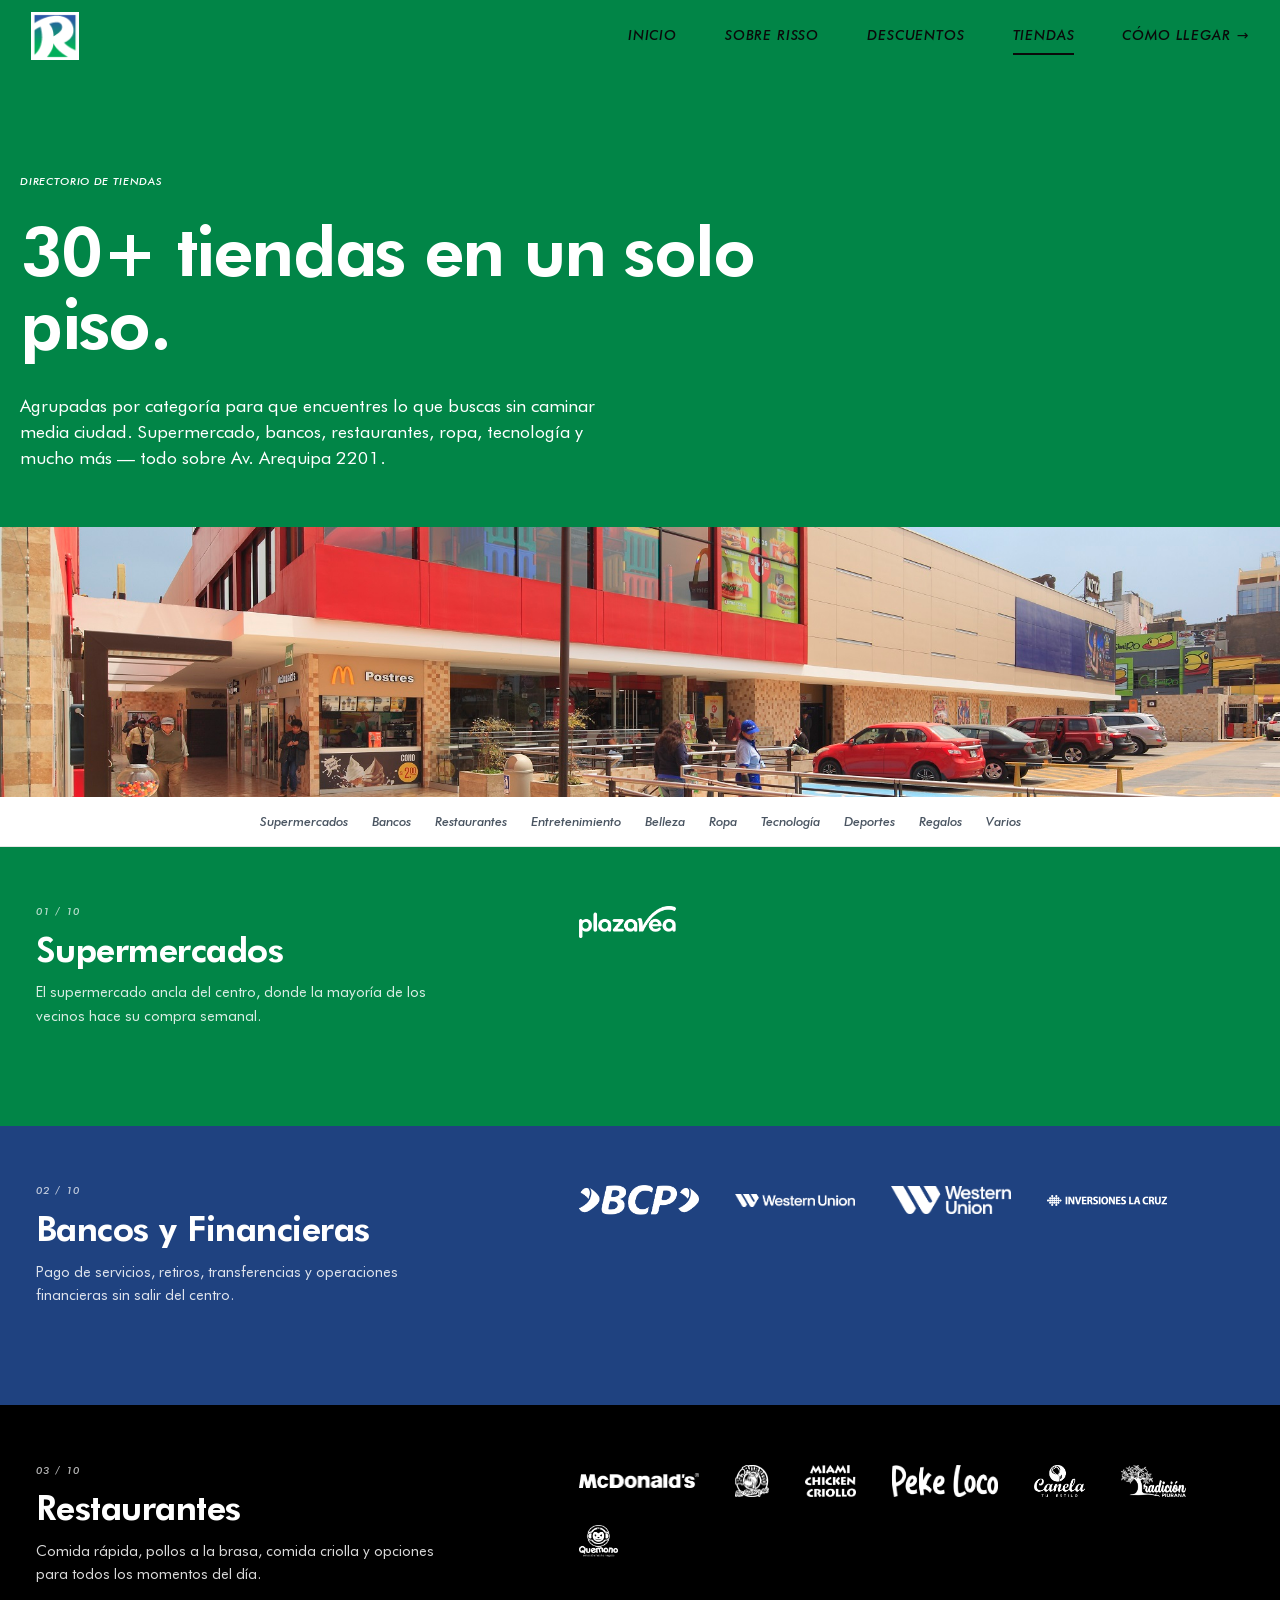
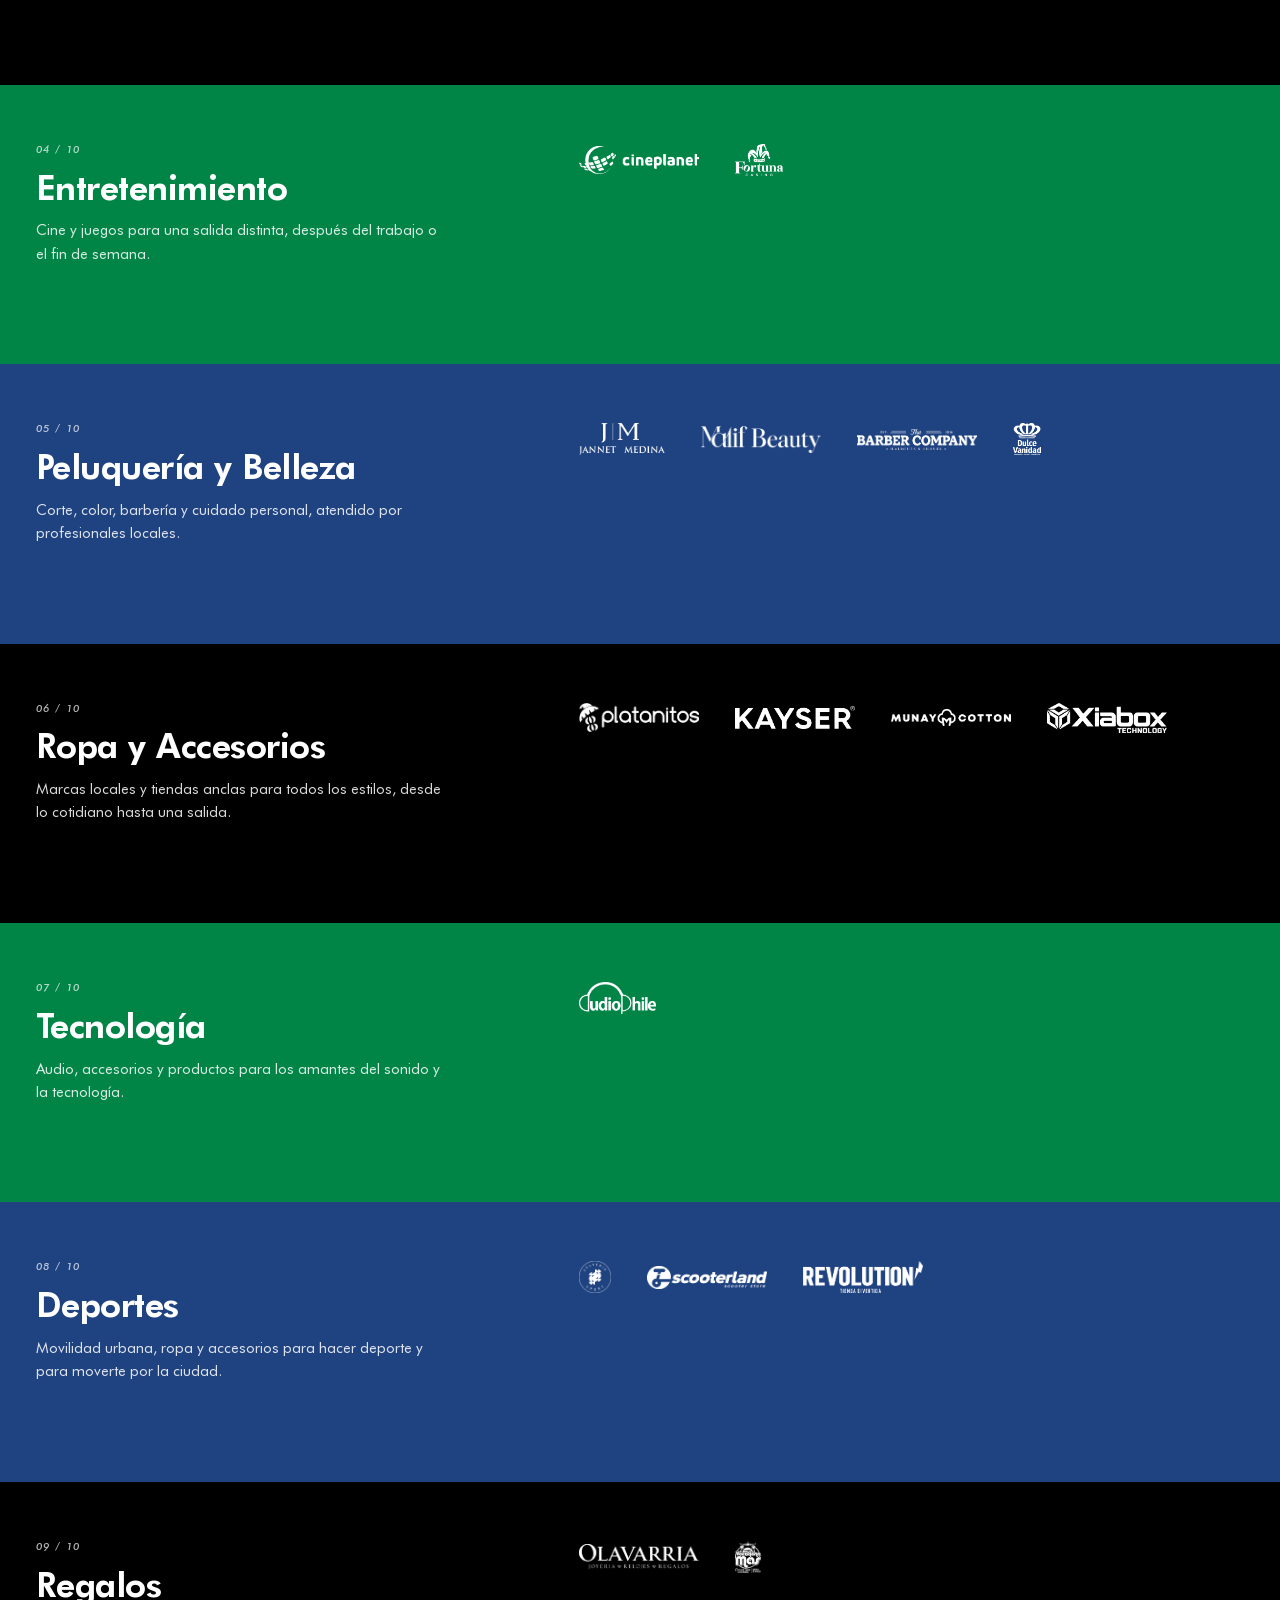
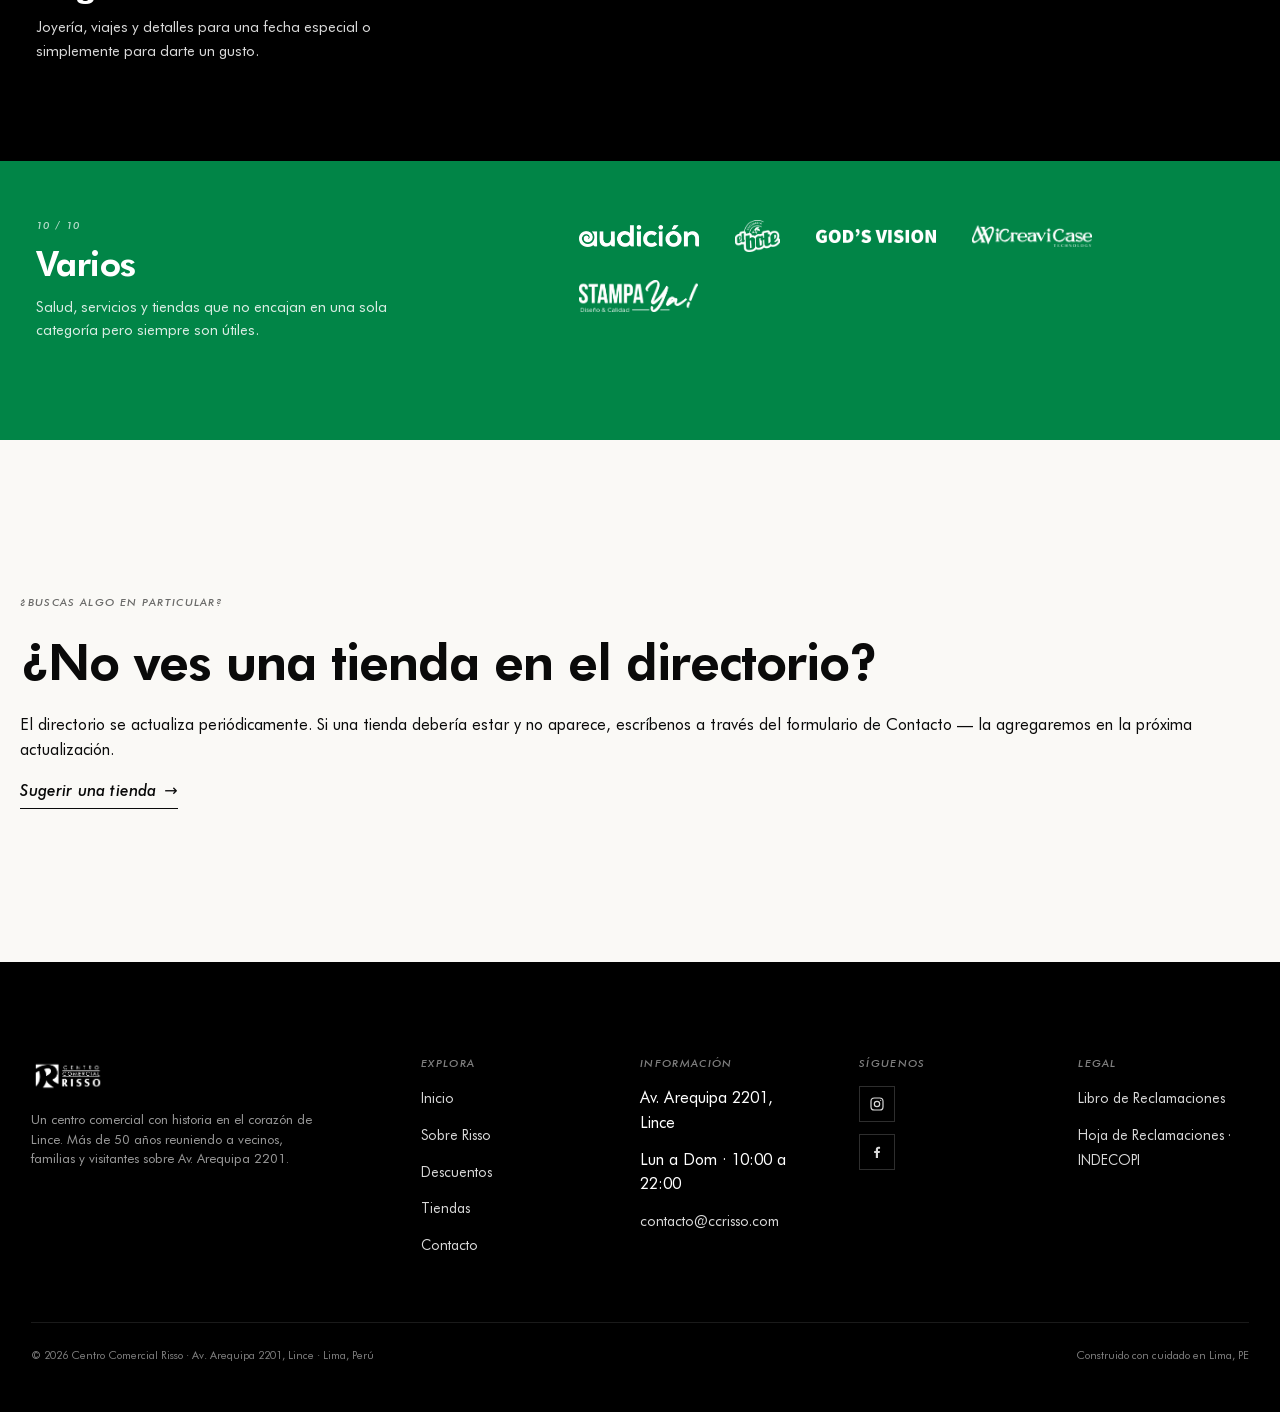
<file: tiendas.html>
<!doctype html>
<html lang="es-PE" class="tiendas-page">
<head>
  <meta charset="utf-8">
  <meta name="viewport" content="width=device-width, initial-scale=1">
  <title>Tiendas · Centro Comercial Risso · Lince, Lima</title>
  <meta name="description" content="Directorio de tiendas del Centro Comercial Risso: supermercado, bancos, restaurantes, entretenimiento, ropa, tecnología y más. 30+ tiendas agrupadas por categoría.">
  <meta name="theme-color" content="#02AF5B">
  <meta property="og:type" content="website">
  <meta property="og:title" content="Tiendas · Centro Comercial Risso · Lince">
  <meta property="og:description" content="30+ tiendas agrupadas por categoría en un solo piso, sobre Av. Arequipa 2201.">
  <link rel="icon" type="image/png" href="assets/img/logo.png">
  <link rel="stylesheet" href="assets/css/tokens.css">
  <link rel="stylesheet" href="assets/css/styles.css">
  <script src="assets/js/main.js" defer></script>
</head>
<body>
  <a href="#main" class="skip-link">Saltar al contenido</a>

  <header class="site-header" role="banner">
    <a href="index.html" class="brand" aria-label="Centro Comercial Risso · Inicio">
      <img src="assets/img/logo.png" alt="Centro Comercial Risso" width="120" height="28">
      <span class="brand-name">Risso</span>
    </a>
    <nav class="nav" aria-label="Navegación principal">
      <a href="index.html">Inicio</a>
      <a href="sobre-risso.html">Sobre Risso</a>
      <a href="descuentos.html">Descuentos</a>
      <a href="tiendas.html" class="is-active" aria-current="page">Tiendas</a>
      <a href="contacto.html" class="nav-cta">Cómo llegar</a>
    </nav>
    <button class="menu-btn" id="menu-btn" aria-label="Abrir menú" aria-expanded="false" aria-controls="mobile-drawer">
      <svg viewBox="0 0 24 24" fill="none" stroke="currentColor" stroke-width="2" stroke-linecap="round" aria-hidden="true"><line x1="4" y1="7" x2="20" y2="7"/><line x1="4" y1="12" x2="20" y2="12"/><line x1="4" y1="17" x2="20" y2="17"/></svg>
    </button>
    <div class="mobile-drawer" id="mobile-drawer" role="dialog" aria-modal="true" aria-labelledby="menu-btn" aria-hidden="true">
      <button class="drawer-close" aria-label="Cerrar menú">
        <svg width="22" height="22" viewBox="0 0 24 24" fill="none" stroke="currentColor" stroke-width="2" stroke-linecap="round" aria-hidden="true"><line x1="6" y1="6" x2="18" y2="18"/><line x1="18" y1="6" x2="6" y2="18"/></svg>
      </button>
      <a href="index.html">Inicio</a>
      <a href="sobre-risso.html">Sobre Risso</a>
      <a href="descuentos.html">Descuentos</a>
      <a href="tiendas.html" aria-current="page">Tiendas</a>
      <a href="contacto.html">Contacto</a>
    </div>
  </header>

  <main id="main">

    <!-- ============================================================
         PAGE OPEN
         ============================================================ -->
    <section class="page-open page-open--green" aria-labelledby="page-title">
      <div class="container">
        <p class="kicker">Directorio de tiendas</p>
        <h1 id="page-title">30+ tiendas en un solo piso.</h1>
        <p class="lede">Agrupadas por categoría para que encuentres lo que buscas sin caminar media ciudad. Supermercado, bancos, restaurantes, ropa, tecnología y mucho más — todo sobre Av. Arequipa 2201.</p>
      </div>
    </section>

    <!-- ============================================================
         PHOTO BAND · un piso, 30+ tiendas
         ============================================================ -->
    <section class="photo-band" style="background-image: url('assets/img/cc/ccrisso/galeria1_MG_4933.jpg');" role="img" aria-label="Interior del centro comercial"></section>

    <!-- ============================================================
         SUB-NAV · sticky anchor jump
         ============================================================ -->
    <nav class="tiendas-subnav" aria-label="Categorías">
      <ul>
        <li><a href="#supermercados">Supermercados</a></li>
        <li><a href="#bancos">Bancos</a></li>
        <li><a href="#restaurantes">Restaurantes</a></li>
        <li><a href="#entretenimiento">Entretenimiento</a></li>
        <li><a href="#belleza">Belleza</a></li>
        <li><a href="#ropa">Ropa</a></li>
        <li><a href="#tecnologia">Tecnología</a></li>
        <li><a href="#deportes">Deportes</a></li>
        <li><a href="#regalos">Regalos</a></li>
        <li><a href="#varios">Varios</a></li>
      </ul>
    </nav>

    <!-- ============================================================
         DIRECTORY · editorial list (10 categorías), no full-bleed bands.
         2 columnas en lg+ para aprovechar el ancho y evitar un scroll
         vertical excesivo en pantallas grandes.
         ============================================================ -->
    <section class="directory-section">
      <div class="directory">

        <div class="directory-row directory-row--green" id="supermercados" aria-labelledby="cat-1">
          <div class="directory-row-head">
            <span class="num">01 / 10</span>
            <h2 id="cat-1">Supermercados</h2>
            <p>El supermercado ancla del centro, donde la mayoría de los vecinos hace su compra semanal.</p>
          </div>
          <div class="directory-tenants">
            <span class="tenant-chip"><img src="assets/img/tenants/logos/PlazaVea_logo_rgb_blanco.png" alt="Plaza Vea" loading="lazy"></span>
          </div>
        </div>

        <div class="directory-row directory-row--blue" id="bancos" aria-labelledby="cat-2">
          <div class="directory-row-head">
            <span class="num">02 / 10</span>
            <h2 id="cat-2">Bancos y Financieras</h2>
            <p>Pago de servicios, retiros, transferencias y operaciones financieras sin salir del centro.</p>
          </div>
          <div class="directory-tenants">
            <span class="tenant-chip"><img src="assets/img/tenants/logos/BCP_logo_blanco.png" alt="BCP" loading="lazy"></span>
            <span class="tenant-chip"><img src="assets/img/tenants/logos/WesternUnion_logo_2023_Unalinea_blanco.png" alt="Western Union" loading="lazy"></span>
            <span class="tenant-chip"><img src="assets/img/tenants/logos/WesternUnion_logo_2023_Doslineas_blanco.png" alt="Western Union" loading="lazy"></span>
            <span class="tenant-chip"><img src="assets/img/tenants/logos/inv-la-cruz-horizontal_logo_blanco.png" alt="La Cruz" loading="lazy"></span>
          </div>
        </div>

        <div class="directory-row directory-row--ink" id="restaurantes" aria-labelledby="cat-3">
          <div class="directory-row-head">
            <span class="num">03 / 10</span>
            <h2 id="cat-3">Restaurantes</h2>
            <p>Comida rápida, pollos a la brasa, comida criolla y opciones para todos los momentos del día.</p>
          </div>
          <div class="directory-tenants">
            <span class="tenant-chip"><img src="assets/img/tenants/logos/mcdonalds-wordmark_logo_blanco.png" alt="McDonald's" loading="lazy"></span>
            <span class="tenant-chip"><img src="assets/img/tenants/logos/El_burrito_logo_blanco.png" alt="El Burrito" loading="lazy"></span>
            <span class="tenant-chip"><img src="assets/img/tenants/logos/Miami_Chicken_Criollo_logo_blanco.png" alt="Miami Chicken Criollo" loading="lazy"></span>
            <span class="tenant-chip"><img src="assets/img/tenants/logos/PEKELOCO_logo_blanco.png" alt="Pekeloco" loading="lazy"></span>
            <span class="tenant-chip"><img src="assets/img/tenants/logos/canela_logo_blanco.png" alt="Canela" loading="lazy"></span>
            <span class="tenant-chip"><img src="assets/img/tenants/logos/TradicionPiurana_logo_blanco.png" alt="Tradición Piurana" loading="lazy"></span>
            <span class="tenant-chip"><img src="assets/img/tenants/logos/quemono_logo_blanco.png" alt="Qué Mono" loading="lazy"></span>
          </div>
        </div>

        <div class="directory-row directory-row--green" id="entretenimiento" aria-labelledby="cat-4">
          <div class="directory-row-head">
            <span class="num">04 / 10</span>
            <h2 id="cat-4">Entretenimiento</h2>
            <p>Cine y juegos para una salida distinta, después del trabajo o el fin de semana.</p>
          </div>
          <div class="directory-tenants">
            <span class="tenant-chip"><img src="assets/img/tenants/logos/cineplanet_logo_blanco.png" alt="Cineplanet" loading="lazy"></span>
            <span class="tenant-chip"><img src="assets/img/tenants/logos/Nuevo_Fortuna_Casino_logo_blanco.png" alt="Nuevo Fortuna Casino" loading="lazy"></span>
          </div>
        </div>

        <div class="directory-row directory-row--blue" id="belleza" aria-labelledby="cat-5">
          <div class="directory-row-head">
            <span class="num">05 / 10</span>
            <h2 id="cat-5">Peluquería y Belleza</h2>
            <p>Corte, color, barbería y cuidado personal, atendido por profesionales locales.</p>
          </div>
          <div class="directory-tenants">
            <span class="tenant-chip"><img src="assets/img/tenants/logos/JannetMedina_logo_blanco.png" alt="Jannet Medina" loading="lazy"></span>
            <span class="tenant-chip"><img src="assets/img/tenants/logos/Malif_Beauty_logo_blanco.png" alt="Malif Beauty" loading="lazy"></span>
            <span class="tenant-chip"><img src="assets/img/tenants/logos/TheBarbarCompany_logo_blanco.png" alt="The Barbar Company" loading="lazy"></span>
            <span class="tenant-chip"><img src="assets/img/tenants/logos/dulce_vanidad_logo_blanco.png" alt="Dulce Vanidad" loading="lazy"></span>
          </div>
        </div>

        <div class="directory-row directory-row--ink" id="ropa" aria-labelledby="cat-6">
          <div class="directory-row-head">
            <span class="num">06 / 10</span>
            <h2 id="cat-6">Ropa y Accesorios</h2>
            <p>Marcas locales y tiendas anclas para todos los estilos, desde lo cotidiano hasta una salida.</p>
          </div>
          <div class="directory-tenants">
            <span class="tenant-chip"><img src="assets/img/tenants/logos/platanitos_logo_blanco.png" alt="Platanitos" loading="lazy"></span>
            <span class="tenant-chip"><img src="assets/img/tenants/logos/kayser_logo_blanco.png" alt="Kayser" loading="lazy"></span>
            <span class="tenant-chip"><img src="assets/img/tenants/logos/munay_Cotton_logo_blanco.png" alt="Munay Cotton" loading="lazy"></span>
            <span class="tenant-chip"><img src="assets/img/tenants/logos/xiabox_logo_blanco.png" alt="Xiabox" loading="lazy"></span>
          </div>
        </div>

        <div class="directory-row directory-row--green" id="tecnologia" aria-labelledby="cat-7">
          <div class="directory-row-head">
            <span class="num">07 / 10</span>
            <h2 id="cat-7">Tecnología</h2>
            <p>Audio, accesorios y productos para los amantes del sonido y la tecnología.</p>
          </div>
          <div class="directory-tenants">
            <span class="tenant-chip"><img src="assets/img/tenants/logos/audiophile_logo_blanco.png" alt="Audiophile" loading="lazy"></span>
          </div>
        </div>

        <div class="directory-row directory-row--blue" id="deportes" aria-labelledby="cat-8">
          <div class="directory-row-head">
            <span class="num">08 / 10</span>
            <h2 id="cat-8">Deportes</h2>
            <p>Movilidad urbana, ropa y accesorios para hacer deporte y para moverte por la ciudad.</p>
          </div>
          <div class="directory-tenants">
            <span class="tenant-chip"><img src="assets/img/tenants/logos/souvenir_sport_logo_lineal_blanco.png" alt="Souvenir Sport" loading="lazy"></span>
            <span class="tenant-chip"><img src="assets/img/tenants/logos/scooterland_logo_blanco.png" alt="Scooterland" loading="lazy"></span>
            <span class="tenant-chip"><img src="assets/img/tenants/logos/revolution_logo_blanco.png" alt="Revolution" loading="lazy"></span>
          </div>
        </div>

        <div class="directory-row directory-row--ink" id="regalos" aria-labelledby="cat-9">
          <div class="directory-row-head">
            <span class="num">09 / 10</span>
            <h2 id="cat-9">Regalos</h2>
            <p>Joyería, viajes y detalles para una fecha especial o simplemente para darte un gusto.</p>
          </div>
          <div class="directory-tenants">
            <span class="tenant-chip"><img src="assets/img/tenants/logos/olavarria_joyeria_logo_blanco.png" alt="Olavarría Joyería" loading="lazy"></span>
            <span class="tenant-chip"><img src="assets/img/tenants/logos/VacacionesMas_logo_blanco.png" alt="Vacaciones Más" loading="lazy"></span>
          </div>
        </div>

        <div class="directory-row directory-row--green" id="varios" aria-labelledby="cat-10">
          <div class="directory-row-head">
            <span class="num">10 / 10</span>
            <h2 id="cat-10">Varios</h2>
            <p>Salud, servicios y tiendas que no encajan en una sola categoría pero siempre son útiles.</p>
          </div>
          <div class="directory-tenants">
            <span class="tenant-chip"><img src="assets/img/tenants/logos/audicion_logo_blanco.png" alt="Audición" loading="lazy"></span>
            <span class="tenant-chip"><img src="assets/img/tenants/logos/El_bote_logo_blanco.png" alt="El Bote" loading="lazy"></span>
            <span class="tenant-chip"><img src="assets/img/tenants/logos/Godsvision_logo_blanco.png" alt="Gods Vision" loading="lazy"></span>
            <span class="tenant-chip"><img src="assets/img/tenants/logos/icreaviCase_logo_blanco.png" alt="iCreaviCase" loading="lazy"></span>
            <span class="tenant-chip"><img src="assets/img/tenants/logos/StampaYa!_logo_blanco.png" alt="Stampa Ya!" loading="lazy"></span>
          </div>
        </div>

      </div>
    </section>

    <!-- ============================================================
         BAND · info
         ============================================================ -->
    <section class="anchor anchor--paper">
      <div class="container">
        <div class="anchor-grid">
          <div>
            <div class="anchor-eyebrow"><span class="num">¿Buscas algo en particular?</span></div>
            <h2>¿No ves una tienda en el directorio?</h2>
            <p>El directorio se actualiza periódicamente. Si una tienda debería estar y no aparece, escríbenos a través del formulario de Contacto — la agregaremos en la próxima actualización.</p>
            <a href="contacto.html" class="cta-link">Sugerir una tienda</a>
          </div>
        </div>
      </div>
    </section>

  </main>

  <footer class="site-footer" role="contentinfo">
    <div class="footer-grid">
      <div class="footer-brand">
        <img src="assets/img/logo-white.png" alt="Centro Comercial Risso" width="120" height="28">
        <p>Un centro comercial con historia en el corazón de Lince. Más de 50 años reuniendo a vecinos, familias y visitantes sobre Av. Arequipa 2201.</p>
      </div>
      <div class="footer-col"><h4>Explora</h4><ul>
        <li><a href="index.html">Inicio</a></li>
        <li><a href="sobre-risso.html">Sobre Risso</a></li>
        <li><a href="descuentos.html">Descuentos</a></li>
        <li><a href="tiendas.html">Tiendas</a></li>
        <li><a href="contacto.html">Contacto</a></li>
      </ul></div>
      <div class="footer-col"><h4>Información</h4><ul>
        <li>Av. Arequipa 2201, Lince</li>
        <li>Lun a Dom · 10:00 a 22:00</li>
        <li><a href="mailto:contacto@ccrisso.com">contacto@ccrisso.com</a></li>
      </ul></div>
      <div class="footer-col"><h4>Síguenos</h4><ul class="footer-socials">
        <li><a href="https://www.instagram.com/c.c.risso/" target="_blank" rel="noopener" aria-label="Instagram">
          <svg viewBox="0 0 24 24" fill="none" stroke="currentColor" stroke-width="1.8" aria-hidden="true"><rect x="3" y="3" width="18" height="18" rx="5"/><circle cx="12" cy="12" r="4"/><circle cx="17.5" cy="6.5" r="0.9" fill="currentColor" stroke="none"/></svg>
        </a></li>
        <li><a href="https://www.facebook.com/CentroComercialRisso/" target="_blank" rel="noopener" aria-label="Facebook">
          <svg viewBox="0 0 24 24" fill="currentColor" aria-hidden="true"><path d="M13.5 21v-7.5h2.5l.4-3h-2.9V8.6c0-.86.24-1.45 1.47-1.45H16.6V4.43c-.28-.04-1.25-.12-2.38-.12-2.36 0-3.97 1.44-3.97 4.08v2.11H7.75v3h2.5V21h3.25z"/></svg>
        </a></li>
      </ul></div>
      <div class="footer-col"><h4>Legal</h4><ul>
        <li><a href="libro-reclamaciones.html">Libro de Reclamaciones</a></li>
        <li><a href="libro-reclamaciones.html">Hoja de Reclamaciones · INDECOPI</a></li>
      </ul></div>
    </div>
    <div class="footer-bottom">
      <span>© 2026 Centro Comercial Risso · Av. Arequipa 2201, Lince · Lima, Perú</span>
      <span>Construido con cuidado en Lima, PE</span>
    </div>
  </footer>
</body>
</html>
</file>
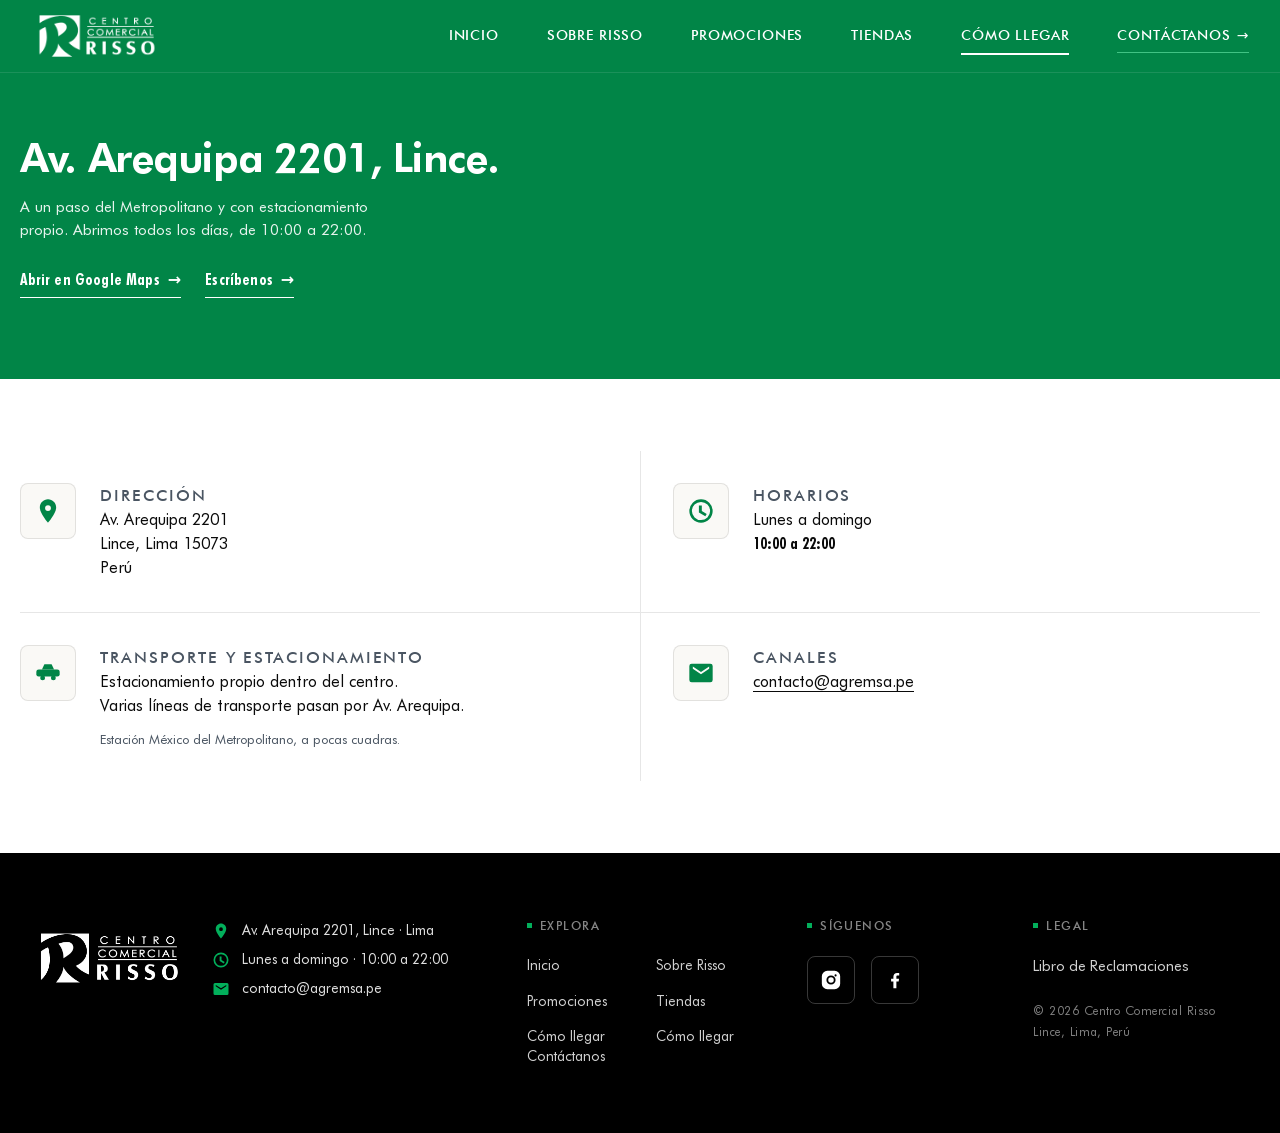
<file: v2/como-llegar.html>
<!doctype html>
<html lang="es-PE">
<head>
  <meta charset="utf-8">
  <meta name="viewport" content="width=device-width, initial-scale=1">
  <title>Cómo llegar · Centro Comercial Risso · Lince, Lima</title>
  <meta name="description" content="Cómo llegar al Centro Comercial Risso: Av. Arequipa 2201, Lince. Mapa, horario, estacionamiento y Metropolitano.">
  <meta name="theme-color" content="#02AF5B">
  <meta property="og:type" content="website">
  <meta property="og:title" content="Contacto · Centro Comercial Risso">
  <meta property="og:description" content="Av. Arequipa 2201, Lince. Lunes a domingo 10:00 a 22:00. Estacionamiento propio.">
  <link rel="icon" type="image/png" href="assets/img/logo.png">
  <link rel="stylesheet" href="assets/css/tokens.css">
  <link rel="stylesheet" href="assets/css/styles.css">
  <script src="assets/js/main.js" defer></script>
</head>
<body>
  <a href="#main" class="skip-link">Saltar al contenido</a>

  <header class="site-header is-on-dark" role="banner">
    <a href="index.html" class="brand" aria-label="Centro Comercial Risso · Inicio">
      <img src="assets/img/logo-white.png" alt="Centro Comercial Risso" width="120" height="28">
      <span class="brand-name">Risso</span>
    </a>
    <nav class="nav" aria-label="Navegación principal">
      <a href="index.html">Inicio</a>
      <a href="sobre-risso.html">Sobre Risso</a>
      <a href="descuentos.html">Promociones</a>
      <a href="tiendas.html">Tiendas</a>
      <a href="como-llegar.html" class="is-active" aria-current="page">Cómo llegar</a>
      <a href="contacto.html" class="nav-cta">Contáctanos</a>
    </nav>
    <button class="menu-btn" id="menu-btn" aria-label="Abrir menú" aria-expanded="false" aria-controls="mobile-drawer">
      <svg viewBox="0 0 24 24" fill="currentColor" aria-hidden="true"><rect x="3" y="5" width="18" height="2.6" rx="1.3"/><rect x="3" y="10.7" width="18" height="2.6" rx="1.3"/><rect x="3" y="16.4" width="18" height="2.6" rx="1.3"/></svg>
    </button>
    <div class="mobile-drawer" id="mobile-drawer" role="dialog" aria-modal="true" aria-labelledby="menu-btn" aria-hidden="true">
      <button class="drawer-close" aria-label="Cerrar menú">
        <svg viewBox="0 0 24 24" fill="currentColor" width="22" height="22" aria-hidden="true"><path d="M6.4 4.6 4.6 6.4 10.2 12l-5.6 5.6 1.8 1.8L12 13.8l5.6 5.6 1.8-1.8L13.8 12l5.6-5.6-1.8-1.8L12 10.2Z"/></svg>
      </button>
      <a href="index.html">Inicio</a>
      <a href="sobre-risso.html">Sobre Risso</a>
      <a href="descuentos.html">Promociones</a>
      <a href="tiendas.html">Tiendas</a>
      <a href="como-llegar.html" aria-current="page">Cómo llegar</a>
      <a href="contacto.html">Contáctanos</a>
    </div>
  </header>

  <main id="main">

    <!-- ============================================================
         PAGE OPEN · Cómo llegar
         ============================================================ -->
    <section class="page-open page-open--hero" aria-labelledby="page-title">
      <div class="page-hero">
        <div class="page-hero-copy">
          <h1 id="page-title">Av. Arequipa 2201, Lince.</h1>
          <p class="lede">A un paso del Metropolitano y con estacionamiento propio. Abrimos todos los días, de 10:00 a 22:00.</p>
          <p class="page-hero-actions">
            <a href="https://www.google.com/maps/search/?api=1&query=Av.+Arequipa+2201,+Lince,+Lima" target="_blank" rel="noopener" class="cta-link is-on-dark">Abrir en Google Maps</a>
            <a href="contacto.html" class="cta-link is-on-dark">Escríbenos</a>
          </p>
        </div>
        <figure class="page-hero-map">
          <iframe
            src="https://maps.google.com/maps?q=Av.+Arequipa+2201,+Lince,+Lima+15073&t=m&z=16&output=embed"
            loading="lazy"
            referrerpolicy="no-referrer-when-downgrade"
            title="Mapa del Centro Comercial Risso, Av. Arequipa 2201, Lince"></iframe>
        </figure>
      </div>
    </section>

    <!-- ============================================================
         INFO · dirección, horario, transporte, canales
         ============================================================ -->
    <section class="container info-section--tight info-section--rail" data-od-id="como-llegar-info">
      <div class="info-rail">

        <article class="info-rail-cell" data-od-id="info-cell-direccion">
          <span class="info-rail-icon" aria-hidden="true">
            <svg viewBox="0 0 24 24" fill="currentColor" aria-hidden="true"><path fill-rule="evenodd" d="M12 2C8.13 2 5 5.13 5 9c0 5.25 7 13 7 13s7-7.75 7-13c0-3.87-3.13-7-7-7Zm0 5a2.5 2.5 0 1 1 0 5 2.5 2.5 0 0 1 0-5Z"/></svg>
          </span>
          <div class="info-rail-body">
            <p class="info-rail-label">Dirección</p>
            <address>
              Av. Arequipa 2201<br>
              Lince, Lima 15073<br>
              Perú
            </address>
          </div>
        </article>

        <article class="info-rail-cell" data-od-id="info-cell-horarios">
          <span class="info-rail-icon" aria-hidden="true">
            <svg viewBox="0 0 24 24" fill="currentColor" aria-hidden="true"><path fill-rule="evenodd" d="M12 2a10 10 0 1 0 0 20 10 10 0 0 0 0-20Zm0 2.2a7.8 7.8 0 1 1 0 15.6 7.8 7.8 0 0 1 0-15.6Z"/><path d="M12.7 7.2h-2.5v6.1l5.5 3.2 1.2-2-4.2-2.5Z"/></svg>
          </span>
          <div class="info-rail-body">
            <p class="info-rail-label">Horarios</p>
            <p>
              Lunes a domingo<br>
              <strong>10:00 a 22:00</strong>
            </p>
          </div>
        </article>

        <article class="info-rail-cell" data-od-id="info-cell-transporte">
          <span class="info-rail-icon" aria-hidden="true">
            <svg viewBox="0 0 24 24" fill="currentColor" aria-hidden="true"><rect x="2" y="9" width="20" height="6" rx="2"/><path d="M6.8 9 8.9 4.6h6.2L17.2 9Z"/><circle cx="7.4" cy="16.2" r="2.1"/><circle cx="16.6" cy="16.2" r="2.1"/></svg>
          </span>
          <div class="info-rail-body">
            <p class="info-rail-label">Transporte y estacionamiento</p>
            <p>
              Estacionamiento propio dentro del centro.<br>
              Varias líneas de transporte pasan por Av. Arequipa.
            </p>
            <p class="info-rail-note">Estación México del Metropolitano, a pocas cuadras.</p>
          </div>
        </article>

        <article class="info-rail-cell" data-od-id="info-cell-canales">
          <span class="info-rail-icon" aria-hidden="true">
            <svg viewBox="0 0 24 24" fill="currentColor" aria-hidden="true"><path d="M20 4H4a2 2 0 0 0-2 2v12a2 2 0 0 0 2 2h16a2 2 0 0 0 2-2V6a2 2 0 0 0-2-2Zm-1 4.4L12 13 5 8.4V6.5l7 4.6 7-4.6Z"/></svg>
          </span>
          <div class="info-rail-body">
            <p class="info-rail-label">Canales</p>
            <p>
              <a class="info-rail-link" href="mailto:contacto@agremsa.pe">contacto@agremsa.pe</a>
            </p>
          </div>
        </article>

      </div>
    </section>

  </main>

<footer class="site-footer" role="contentinfo" data-od-id="site-footer">
  <div class="footer-inner">
    <div class="footer-top">

      <div class="footer-brand">
        <img src="assets/img/logo-white.png" alt="Centro Comercial Risso" width="120" height="28">
        <ul class="footer-contact">
          <li><svg viewBox="0 0 24 24" fill="currentColor" aria-hidden="true"><path fill-rule="evenodd" d="M12 2C8.13 2 5 5.13 5 9c0 5.25 7 13 7 13s7-7.75 7-13c0-3.87-3.13-7-7-7Zm0 5a2.5 2.5 0 1 1 0 5 2.5 2.5 0 0 1 0-5Z"/></svg><span>Av. Arequipa 2201, Lince · Lima</span></li>
          <li><svg viewBox="0 0 24 24" fill="currentColor" aria-hidden="true"><path fill-rule="evenodd" d="M12 2a10 10 0 1 0 0 20 10 10 0 0 0 0-20Zm0 2.2a7.8 7.8 0 1 1 0 15.6 7.8 7.8 0 0 1 0-15.6Z"/><path d="M12.7 7.2h-2.5v6.1l5.5 3.2 1.2-2-4.2-2.5Z"/></svg><span>Lunes a domingo · 10:00 a 22:00</span></li>
          <li><svg viewBox="0 0 24 24" fill="currentColor" aria-hidden="true"><path d="M20 4H4a2 2 0 0 0-2 2v12a2 2 0 0 0 2 2h16a2 2 0 0 0 2-2V6a2 2 0 0 0-2-2Zm-1 4.4L12 13 5 8.4V6.5l7 4.6 7-4.6Z"/></svg><a href="mailto:contacto@agremsa.pe">contacto@agremsa.pe</a></li>
        </ul>
      </div>

      <nav class="footer-col footer-col--explora" aria-label="Explora">
        <h4>Explora</h4>
        <ul>
          <li><a href="index.html">Inicio</a></li>
          <li><a href="sobre-risso.html">Sobre Risso</a></li>
          <li><a href="descuentos.html">Promociones</a></li>
          <li><a href="tiendas.html">Tiendas</a></li>
          <li><a href="como-llegar.html" class="is-active" aria-current="page">Cómo llegar</a>
      <a href="contacto.html">Contáctanos</a></li>
          <li><a href="como-llegar.html">Cómo llegar</a></li>
        </ul>
      </nav>

      <div class="footer-col footer-col--social">
        <h4>Síguenos</h4>
        <ul class="footer-socials">
          <li><a href="https://www.instagram.com/c.c.risso/" target="_blank" rel="noopener" aria-label="Instagram">
            <svg viewBox="0 0 24 24" fill="currentColor" aria-hidden="true"><path fill-rule="evenodd" d="M8 2h8a6 6 0 0 1 6 6v8a6 6 0 0 1-6 6H8a6 6 0 0 1-6-6V8a6 6 0 0 1 6-6ZM7 12a5 5 0 1 0 10 0a5 5 0 1 0 -10 0ZM9 12a3 3 0 1 0 6 0a3 3 0 1 0 -6 0ZM15.85 7a1.15 1.15 0 1 0 2.3 0a1.15 1.15 0 1 0 -2.3 0Z"/></svg>
          </a></li>
          <li><a href="https://www.facebook.com/CentroComercialRisso/" target="_blank" rel="noopener" aria-label="Facebook">
            <svg viewBox="0 0 24 24" fill="currentColor" aria-hidden="true"><path d="M13.5 21v-7.5h2.5l.4-3h-2.9V8.6c0-.86.24-1.45 1.47-1.45H16.6V4.43c-.28-.04-1.25-.12-2.38-.12-2.36 0-3.97 1.44-3.97 4.08v2.11H7.75v3h2.5V21h3.25z"/></svg>
          </a></li>
        </ul>
      </div>

      <nav class="footer-col footer-col--legal" aria-label="Legal">
        <h4>Legal</h4>
        <ul>
          <li><a href="libro-reclamaciones.html">Libro de Reclamaciones</a></li>
        </ul>
        <p class="footer-legal-note">© 2026 Centro Comercial Risso<br>Lince, Lima, Perú</p>
      </nav>

    </div>
  </div>
</footer>
</body>
</html>
</file>
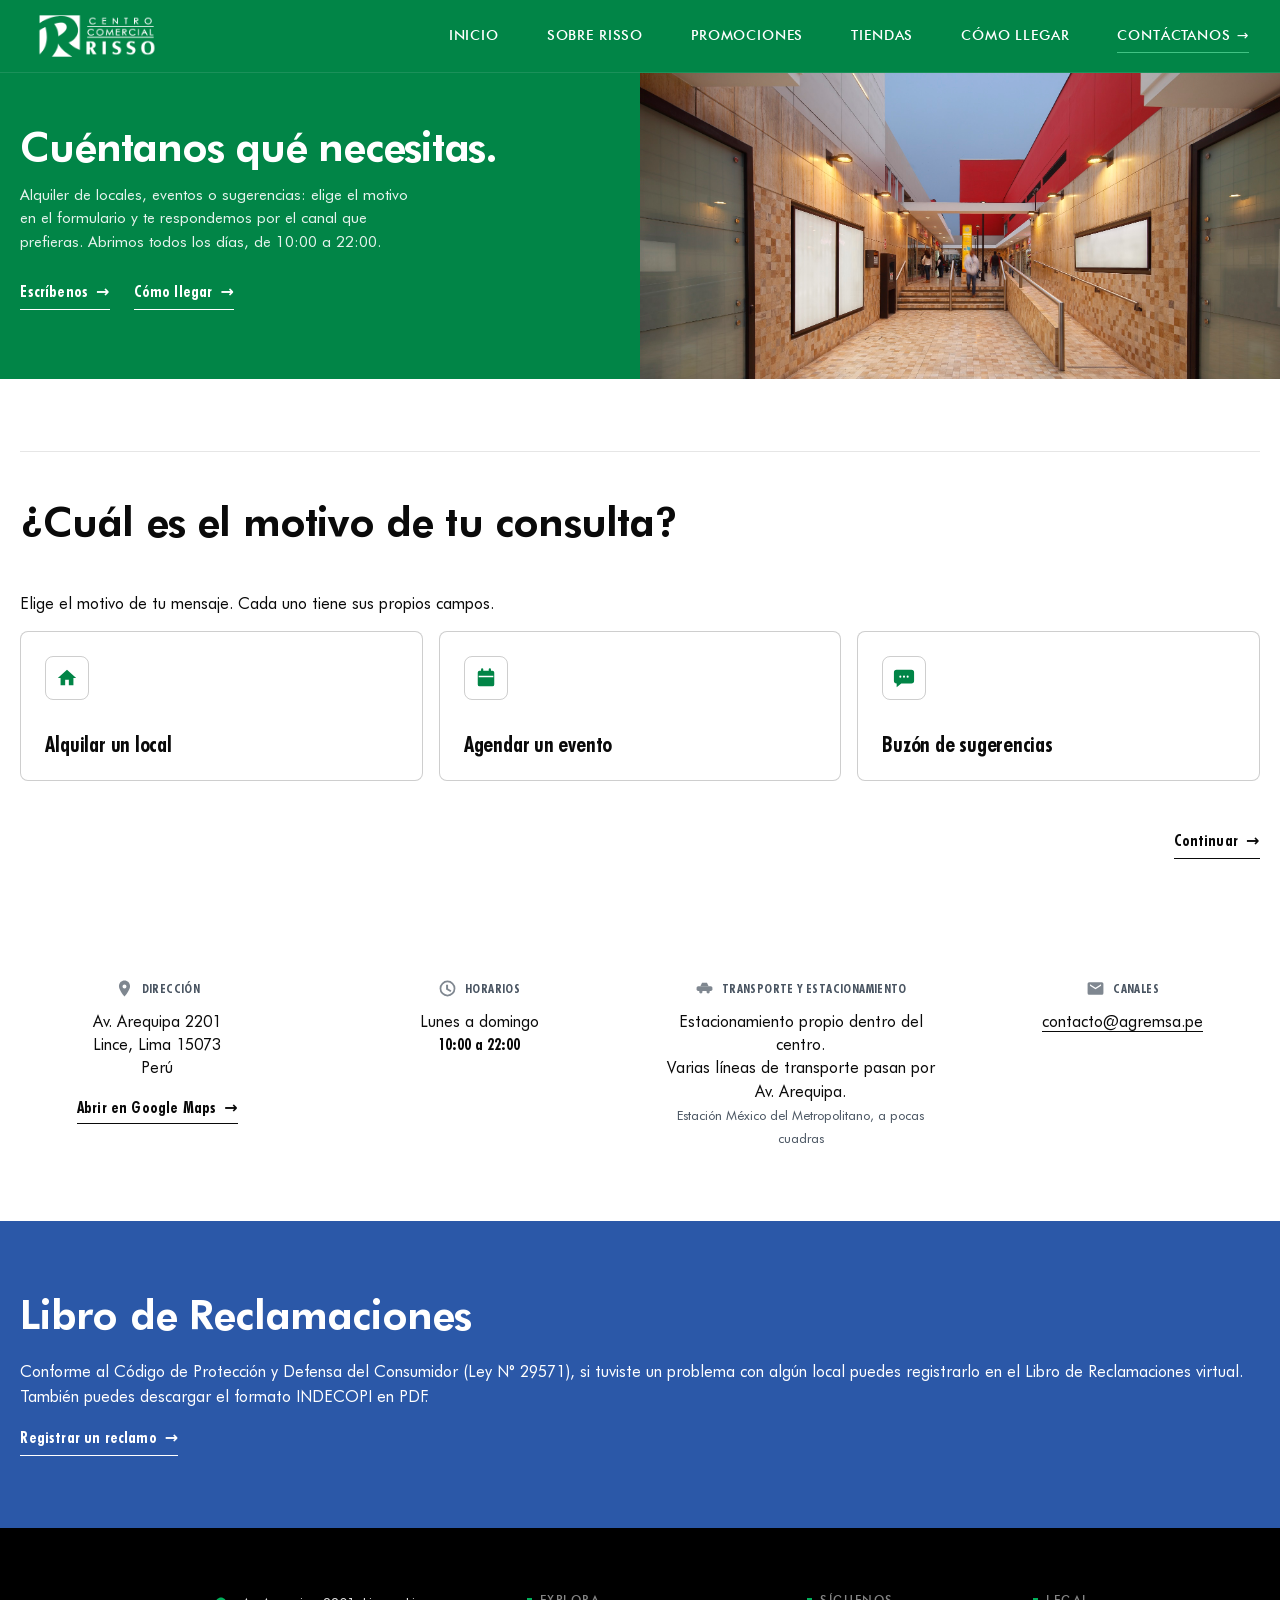
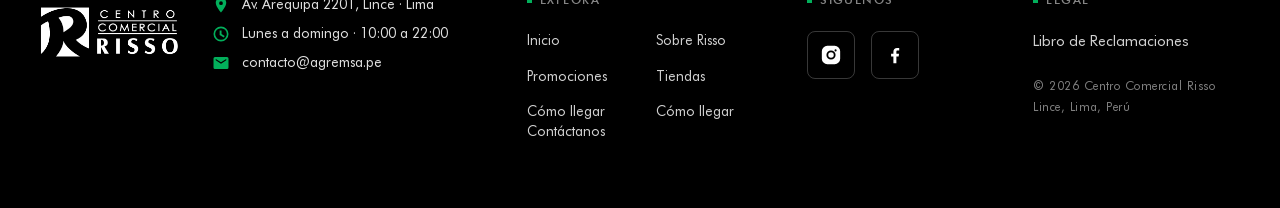
<file: v2/contacto.html>
<!doctype html>
<html lang="es-PE">
<head>
  <meta charset="utf-8">
  <meta name="viewport" content="width=device-width, initial-scale=1">
  <title>Contacto · Centro Comercial Risso · Lince, Lima</title>
  <meta name="description" content="Cómo llegar al Centro Comercial Risso: Av. Arequipa 2201, Lince. Horario, estacionamiento, Metropolitano y formulario para alquilar local o agendar un evento.">
  <meta name="theme-color" content="#02AF5B">
  <meta property="og:type" content="website">
  <meta property="og:title" content="Contacto · Centro Comercial Risso">
  <meta property="og:description" content="Av. Arequipa 2201, Lince. Lunes a domingo 10:00 a 22:00. Estacionamiento propio.">
  <link rel="icon" type="image/png" href="assets/img/logo.png">
  <link rel="stylesheet" href="assets/css/tokens.css">
  <link rel="stylesheet" href="assets/css/styles.css">
  <script src="assets/js/main.js" defer></script>
</head>
<body>
  <a href="#main" class="skip-link">Saltar al contenido</a>

  <header class="site-header is-on-dark" role="banner">
    <a href="index.html" class="brand" aria-label="Centro Comercial Risso · Inicio">
      <img src="assets/img/logo-white.png" alt="Centro Comercial Risso" width="120" height="28">
      <span class="brand-name">Risso</span>
    </a>
    <nav class="nav" aria-label="Navegación principal">
      <a href="index.html">Inicio</a>
      <a href="sobre-risso.html">Sobre Risso</a>
      <a href="descuentos.html">Promociones</a>
      <a href="tiendas.html">Tiendas</a>
      <a href="como-llegar.html">Cómo llegar</a>
      <a href="contacto.html" class="is-active nav-cta" aria-current="page">Contáctanos</a>
    </nav>
    <button class="menu-btn" id="menu-btn" aria-label="Abrir menú" aria-expanded="false" aria-controls="mobile-drawer">
      <svg viewBox="0 0 24 24" fill="currentColor" aria-hidden="true"><rect x="3" y="5" width="18" height="2.6" rx="1.3"/><rect x="3" y="10.7" width="18" height="2.6" rx="1.3"/><rect x="3" y="16.4" width="18" height="2.6" rx="1.3"/></svg>
    </button>
    <div class="mobile-drawer" id="mobile-drawer" role="dialog" aria-modal="true" aria-labelledby="menu-btn" aria-hidden="true">
      <button class="drawer-close" aria-label="Cerrar menú">
        <svg viewBox="0 0 24 24" fill="currentColor" width="22" height="22" aria-hidden="true"><path d="M6.4 4.6 4.6 6.4 10.2 12l-5.6 5.6 1.8 1.8L12 13.8l5.6 5.6 1.8-1.8L13.8 12l5.6-5.6-1.8-1.8L12 10.2Z"/></svg>
      </button>
      <a href="index.html">Inicio</a>
      <a href="sobre-risso.html">Sobre Risso</a>
      <a href="descuentos.html">Promociones</a>
      <a href="tiendas.html">Tiendas</a>
      <a href="como-llegar.html">Cómo llegar</a>
      <a href="contacto.html" aria-current="page">Contáctanos</a>
    </div>
  </header>

  <main id="main">

    <!-- ============================================================
         PAGE OPEN
         ============================================================ -->
    <section class="page-open page-open--hero" aria-labelledby="page-title">
      <div class="page-hero">
        <div class="page-hero-copy">
          <h1 id="page-title">Cuéntanos qué necesitas.</h1>
          <p class="lede">Alquiler de locales, eventos o sugerencias: elige el motivo en el formulario y te respondemos por el canal que prefieras. Abrimos todos los días, de 10:00 a 22:00.</p>
          <p class="page-hero-actions">
            <a href="mailto:contacto@agremsa.pe" class="cta-link is-on-dark">Escríbenos</a>
            <a href="como-llegar.html" class="cta-link is-on-dark">Cómo llegar</a>
          </p>
        </div>

        <figure class="page-hero-photo">
          <img src="assets/img/cc/ccrisso/galeria9_MG_5014.jpg" alt="Pasaje interior del Centro Comercial Risso al atardecer, con visitantes caminando" width="2000" height="1344">
        </figure>
      </div>
    </section>

    <!-- ============================================================
         WIZARD · Multistep form (3 steps)
         ============================================================ -->
    <section class="container wizard" data-wizard aria-labelledby="wizard-title">
      <header>
        <h2 id="wizard-title" class="wizard-title">¿Cuál es el motivo de tu consulta?</h2>
      </header>

      <!-- STEP 1 · Elegir frente -->
      <div class="wizard-pane is-active" data-pane="1">
        <p class="lede u-mb-7 pane-lede">Elige el motivo de tu mensaje. Cada uno tiene sus propios campos.</p>
        <input type="hidden" id="frente-input" name="frente" value="">

        <div class="frente-grid">
          <button type="button" class="frente-card" data-frente="alquilar" aria-label="Alquilar un local">
            <span class="frente-icon"><svg viewBox="0 0 24 24" fill="currentColor" aria-hidden="true"><path d="M12 3 2 12h3v8h5v-6h4v6h5v-8h3Z"/></svg></span>
            <span class="frente-name">Alquilar un local</span>
          </button>
          <button type="button" class="frente-card" data-frente="evento" aria-label="Agendar un evento">
            <span class="frente-icon"><svg viewBox="0 0 24 24" fill="currentColor" aria-hidden="true"><path fill-rule="evenodd" d="M5 4h14a2 2 0 0 1 2 2v13a2 2 0 0 1-2 2H5a2 2 0 0 1-2-2V6a2 2 0 0 1 2-2Zm-1 5.6h16v1.5H4Z"/><rect x="6.6" y="1.4" width="2.4" height="5" rx="1.2"/><rect x="15" y="1.4" width="2.4" height="5" rx="1.2"/></svg></span>
            <span class="frente-name">Agendar un evento</span>
          </button>
          <button type="button" class="frente-card" data-frente="buzon" aria-label="Buzón de sugerencias">
            <span class="frente-icon"><svg viewBox="0 0 24 24" fill="currentColor" aria-hidden="true"><path fill-rule="evenodd" d="M4 3h16a3 3 0 0 1 3 3v9a3 3 0 0 1-3 3H9l-5 4v-4H4a3 3 0 0 1-3-3V6a3 3 0 0 1 3-3ZM6.85 10.5a1.15 1.15 0 1 0 2.3 0a1.15 1.15 0 1 0 -2.3 0ZM10.85 10.5a1.15 1.15 0 1 0 2.3 0a1.15 1.15 0 1 0 -2.3 0ZM14.85 10.5a1.15 1.15 0 1 0 2.3 0a1.15 1.15 0 1 0 -2.3 0Z"/></svg></span>
            <span class="frente-name">Buzón de sugerencias</span>
          </button>
        </div>

        <p id="step1-error" role="alert" class="wizard-error"></p>

        <div class="form-actions">
          <span></span>
          <button type="button" class="btn-text" data-action="next-1">Continuar</button>
        </div>
      </div>

      <!-- STEP 2 · Datos -->
      <div class="wizard-pane" data-pane="2">

        <!-- Panel: ALQUILAR -->
        <div data-frente-panel="alquilar">
          <div class="form-grid form-grid--2">
            <div class="field">
              <label for="al-nombre">Nombre completo</label>
              <input type="text" id="al-nombre" name="nombre" required>
              <span class="error-msg">Completa este campo.</span>
            </div>
            <div class="field">
              <label for="al-empresa">Empresa / Razón social</label>
              <input type="text" id="al-empresa" name="empresa" required>
              <span class="error-msg">Completa este campo.</span>
            </div>
            <div class="field">
              <label for="al-rubro">Rubro</label>
              <select id="al-rubro" name="rubro" required>
                <option value="">— elegir —</option>
                <option>Moda y accesorios</option>
                <option>Gastronomía</option>
                <option>Tecnología</option>
                <option>Servicios</option>
                <option>Entretenimiento</option>
                <option>Salud y belleza</option>
                <option>Otro</option>
              </select>
              <span class="error-msg">Elige una opción.</span>
            </div>
            <div class="field">
              <label for="al-m2">m² aproximados</label>
              <input type="text" id="al-m2" name="m2" placeholder="ej. 30" required>
              <span class="error-msg">Completa este campo.</span>
            </div>
            <div class="field">
              <label for="al-telefono">Teléfono</label>
              <input type="tel" id="al-telefono" name="telefono" required>
              <span class="error-msg">Ingresa un teléfono de contacto.</span>
            </div>
            <div class="field">
              <label for="al-email">Email</label>
              <input type="email" id="al-email" name="email" required>
              <span class="error-msg">Ingresa un correo válido.</span>
            </div>
            <div class="field field--full">
              <label for="al-mensaje">Mensaje</label>
              <textarea id="al-mensaje" name="mensaje" placeholder="Cuéntanos brevemente tu propuesta"></textarea>
            </div>
          </div>
        </div>

        <!-- Panel: EVENTO -->
        <div data-frente-panel="evento" style="display: none;">
          <div class="form-grid form-grid--2">
            <div class="field">
              <label for="ev-nombre">Nombre completo</label>
              <input type="text" id="ev-nombre" name="nombre" required>
              <span class="error-msg">Completa este campo.</span>
            </div>
            <div class="field">
              <label for="ev-fecha">Fecha tentativa</label>
              <input type="date" id="ev-fecha" name="fecha" required>
              <span class="error-msg">Elige una fecha.</span>
            </div>
            <div class="field">
              <label for="ev-tipo">Tipo de evento</label>
              <select id="ev-tipo" name="tipo" required>
                <option value="">— elegir —</option>
                <option>Activación de marca</option>
                <option>Lanzamiento de producto</option>
                <option>Feria / Market</option>
                <option>Show / Presentación</option>
                <option>Otro</option>
              </select>
              <span class="error-msg">Elige una opción.</span>
            </div>
            <div class="field">
              <label for="ev-contacto">Contacto (teléfono)</label>
              <input type="tel" id="ev-contacto" name="contacto" required>
              <span class="error-msg">Ingresa un teléfono de contacto.</span>
            </div>
            <div class="field field--full">
              <label for="ev-descripcion">Descripción</label>
              <textarea id="ev-descripcion" name="descripcion" placeholder="Cuéntanos qué tienes en mente, público objetivo, requerimientos" required></textarea>
              <span class="error-msg">Completa este campo.</span>
            </div>
          </div>
        </div>

        <!-- Panel: BUZÓN -->
        <div data-frente-panel="buzon" style="display: none;">
          <div class="form-grid">
            <div class="field">
              <label for="bz-nombre">Nombre</label>
              <input type="text" id="bz-nombre" name="nombre" required>
              <span class="error-msg">Completa este campo.</span>
            </div>
            <div class="field">
              <label for="bz-email">Email <span class="field-hint">(opcional)</span></label>
              <input type="email" id="bz-email" name="email">
            </div>
            <div class="field">
              <label for="bz-mensaje">Mensaje</label>
              <textarea id="bz-mensaje" name="mensaje" placeholder="Tu comentario, idea o sugerencia" required></textarea>
              <span class="error-msg">Completa este campo.</span>
            </div>
          </div>
        </div>

        <div class="form-actions">
          <button type="button" class="btn-text" data-action="back-2">← Volver</button>
          <button type="button" class="btn-text" data-action="next-2">Enviar</button>
        </div>
      </div>

      <!-- STEP 3 · Confirmación -->
      <div class="wizard-pane" data-pane="3">
        <article class="confirm-card">
          <h3>Gracias por escribirnos.</h3>
          <p>Hemos recibido tu mensaje. Te responderemos a través del medio que indicaste.</p>
          <p class="confirm-urgent">Si es urgente, escríbenos directamente a <a href="mailto:contacto@agremsa.pe" class="cta-link">contacto@agremsa.pe</a>.</p>

          <div id="confirm-summary"></div>
        </article>

        <div class="form-actions">
          <span></span>
          <button type="button" class="btn-text" data-action="reset">Enviar otra consulta</button>
        </div>
      </div>

    </section>

    <!-- ============================================================
         INFO GRID · 4 cells (address, hours, transport, channels)
         ============================================================ -->
    <section class="container info-section--tight">
      <div class="info-grid">
        <article class="info-cell">
          <p class="info-cell-label">
            <svg viewBox="0 0 24 24" fill="currentColor" aria-hidden="true"><path fill-rule="evenodd" d="M12 2C8.13 2 5 5.13 5 9c0 5.25 7 13 7 13s7-7.75 7-13c0-3.87-3.13-7-7-7Zm0 5a2.5 2.5 0 1 1 0 5 2.5 2.5 0 0 1 0-5Z"/></svg>
            Dirección
          </p>
          <address>
            Av. Arequipa 2201<br>
            Lince, Lima 15073<br>
            Perú
          </address>
          <p class="cta">
            <a href="https://www.google.com/maps/search/?api=1&query=Av.+Arequipa+2201,+Lince,+Lima" target="_blank" rel="noopener" class="cta-link">Abrir en Google Maps</a>
          </p>
        </article>

        <article class="info-cell">
          <p class="info-cell-label">
            <svg viewBox="0 0 24 24" fill="currentColor" aria-hidden="true"><path fill-rule="evenodd" d="M12 2a10 10 0 1 0 0 20 10 10 0 0 0 0-20Zm0 2.2a7.8 7.8 0 1 1 0 15.6 7.8 7.8 0 0 1 0-15.6Z"/><path d="M12.7 7.2h-2.5v6.1l5.5 3.2 1.2-2-4.2-2.5Z"/></svg>
            Horarios
          </p>
          <p>
            Lunes a domingo<br>
            <strong>10:00 a 22:00</strong>
          </p>
        </article>

        <article class="info-cell">
          <p class="info-cell-label">
            <svg viewBox="0 0 24 24" fill="currentColor" aria-hidden="true"><rect x="2" y="9" width="20" height="6" rx="2"/><path d="M6.8 9 8.9 4.6h6.2L17.2 9Z"/><circle cx="7.4" cy="16.2" r="2.1"/><circle cx="16.6" cy="16.2" r="2.1"/></svg>
            Transporte y Estacionamiento
          </p>
          <p>
            Estacionamiento propio dentro del centro.<br>
            Varias líneas de transporte pasan por Av. Arequipa.<br>
            <span class="body-sm">Estación México del Metropolitano, a pocas cuadras</span>
          </p>
        </article>

        <article class="info-cell">
          <p class="info-cell-label">
            <svg viewBox="0 0 24 24" fill="currentColor" aria-hidden="true"><path d="M20 4H4a2 2 0 0 0-2 2v12a2 2 0 0 0 2 2h16a2 2 0 0 0 2-2V6a2 2 0 0 0-2-2Zm-1 4.4L12 13 5 8.4V6.5l7 4.6 7-4.6Z"/></svg>
            Canales
          </p>
          <p>
            <a href="mailto:contacto@agremsa.pe">contacto@agremsa.pe</a>
          </p>
        </article>
      </div>
    </section>

    <!-- ============================================================
         BAND · book
         ============================================================ -->
    <section class="anchor anchor--blue">
      <div class="container">
        <div class="anchor-grid">
          <div>
            <h2>Libro de Reclamaciones</h2>
            <p>Conforme al Código de Protección y Defensa del Consumidor (Ley N° 29571), si tuviste un problema con algún local puedes registrarlo en el Libro de Reclamaciones virtual. También puedes descargar el formato INDECOPI en PDF.</p>
            <a href="libro-reclamaciones.html" class="cta-link">Registrar un reclamo</a>
          </div>
        </div>
      </div>
    </section>

  </main>

  <footer class="site-footer" role="contentinfo" data-od-id="site-footer">
  <div class="footer-inner">
    <div class="footer-top">

      <div class="footer-brand">
        <img src="assets/img/logo-white.png" alt="Centro Comercial Risso" width="120" height="28">
        <ul class="footer-contact">
          <li><svg viewBox="0 0 24 24" fill="currentColor" aria-hidden="true"><path fill-rule="evenodd" d="M12 2C8.13 2 5 5.13 5 9c0 5.25 7 13 7 13s7-7.75 7-13c0-3.87-3.13-7-7-7Zm0 5a2.5 2.5 0 1 1 0 5 2.5 2.5 0 0 1 0-5Z"/></svg><span>Av. Arequipa 2201, Lince · Lima</span></li>
          <li><svg viewBox="0 0 24 24" fill="currentColor" aria-hidden="true"><path fill-rule="evenodd" d="M12 2a10 10 0 1 0 0 20 10 10 0 0 0 0-20Zm0 2.2a7.8 7.8 0 1 1 0 15.6 7.8 7.8 0 0 1 0-15.6Z"/><path d="M12.7 7.2h-2.5v6.1l5.5 3.2 1.2-2-4.2-2.5Z"/></svg><span>Lunes a domingo · 10:00 a 22:00</span></li>
          <li><svg viewBox="0 0 24 24" fill="currentColor" aria-hidden="true"><path d="M20 4H4a2 2 0 0 0-2 2v12a2 2 0 0 0 2 2h16a2 2 0 0 0 2-2V6a2 2 0 0 0-2-2Zm-1 4.4L12 13 5 8.4V6.5l7 4.6 7-4.6Z"/></svg><a href="mailto:contacto@agremsa.pe">contacto@agremsa.pe</a></li>
        </ul>
      </div>

      <nav class="footer-col footer-col--explora" aria-label="Explora">
        <h4>Explora</h4>
        <ul>
          <li><a href="index.html">Inicio</a></li>
          <li><a href="sobre-risso.html">Sobre Risso</a></li>
          <li><a href="descuentos.html">Promociones</a></li>
          <li><a href="tiendas.html">Tiendas</a></li>
          <li><a href="como-llegar.html">Cómo llegar</a>
      <a href="contacto.html">Contáctanos</a></li>
          <li><a href="como-llegar.html">Cómo llegar</a></li>
        </ul>
      </nav>

      <div class="footer-col footer-col--social">
        <h4>Síguenos</h4>
        <ul class="footer-socials">
          <li><a href="https://www.instagram.com/c.c.risso/" target="_blank" rel="noopener" aria-label="Instagram">
            <svg viewBox="0 0 24 24" fill="currentColor" aria-hidden="true"><path fill-rule="evenodd" d="M8 2h8a6 6 0 0 1 6 6v8a6 6 0 0 1-6 6H8a6 6 0 0 1-6-6V8a6 6 0 0 1 6-6ZM7 12a5 5 0 1 0 10 0a5 5 0 1 0 -10 0ZM9 12a3 3 0 1 0 6 0a3 3 0 1 0 -6 0ZM15.85 7a1.15 1.15 0 1 0 2.3 0a1.15 1.15 0 1 0 -2.3 0Z"/></svg>
          </a></li>
          <li><a href="https://www.facebook.com/CentroComercialRisso/" target="_blank" rel="noopener" aria-label="Facebook">
            <svg viewBox="0 0 24 24" fill="currentColor" aria-hidden="true"><path d="M13.5 21v-7.5h2.5l.4-3h-2.9V8.6c0-.86.24-1.45 1.47-1.45H16.6V4.43c-.28-.04-1.25-.12-2.38-.12-2.36 0-3.97 1.44-3.97 4.08v2.11H7.75v3h2.5V21h3.25z"/></svg>
          </a></li>
        </ul>
      </div>

      <nav class="footer-col footer-col--legal" aria-label="Legal">
        <h4>Legal</h4>
        <ul>
          <li><a href="libro-reclamaciones.html">Libro de Reclamaciones</a></li>
        </ul>
        <p class="footer-legal-note">© 2026 Centro Comercial Risso<br>Lince, Lima, Perú</p>
      </nav>

    </div>
  </div>
</footer>
</body>
</html>
</file>
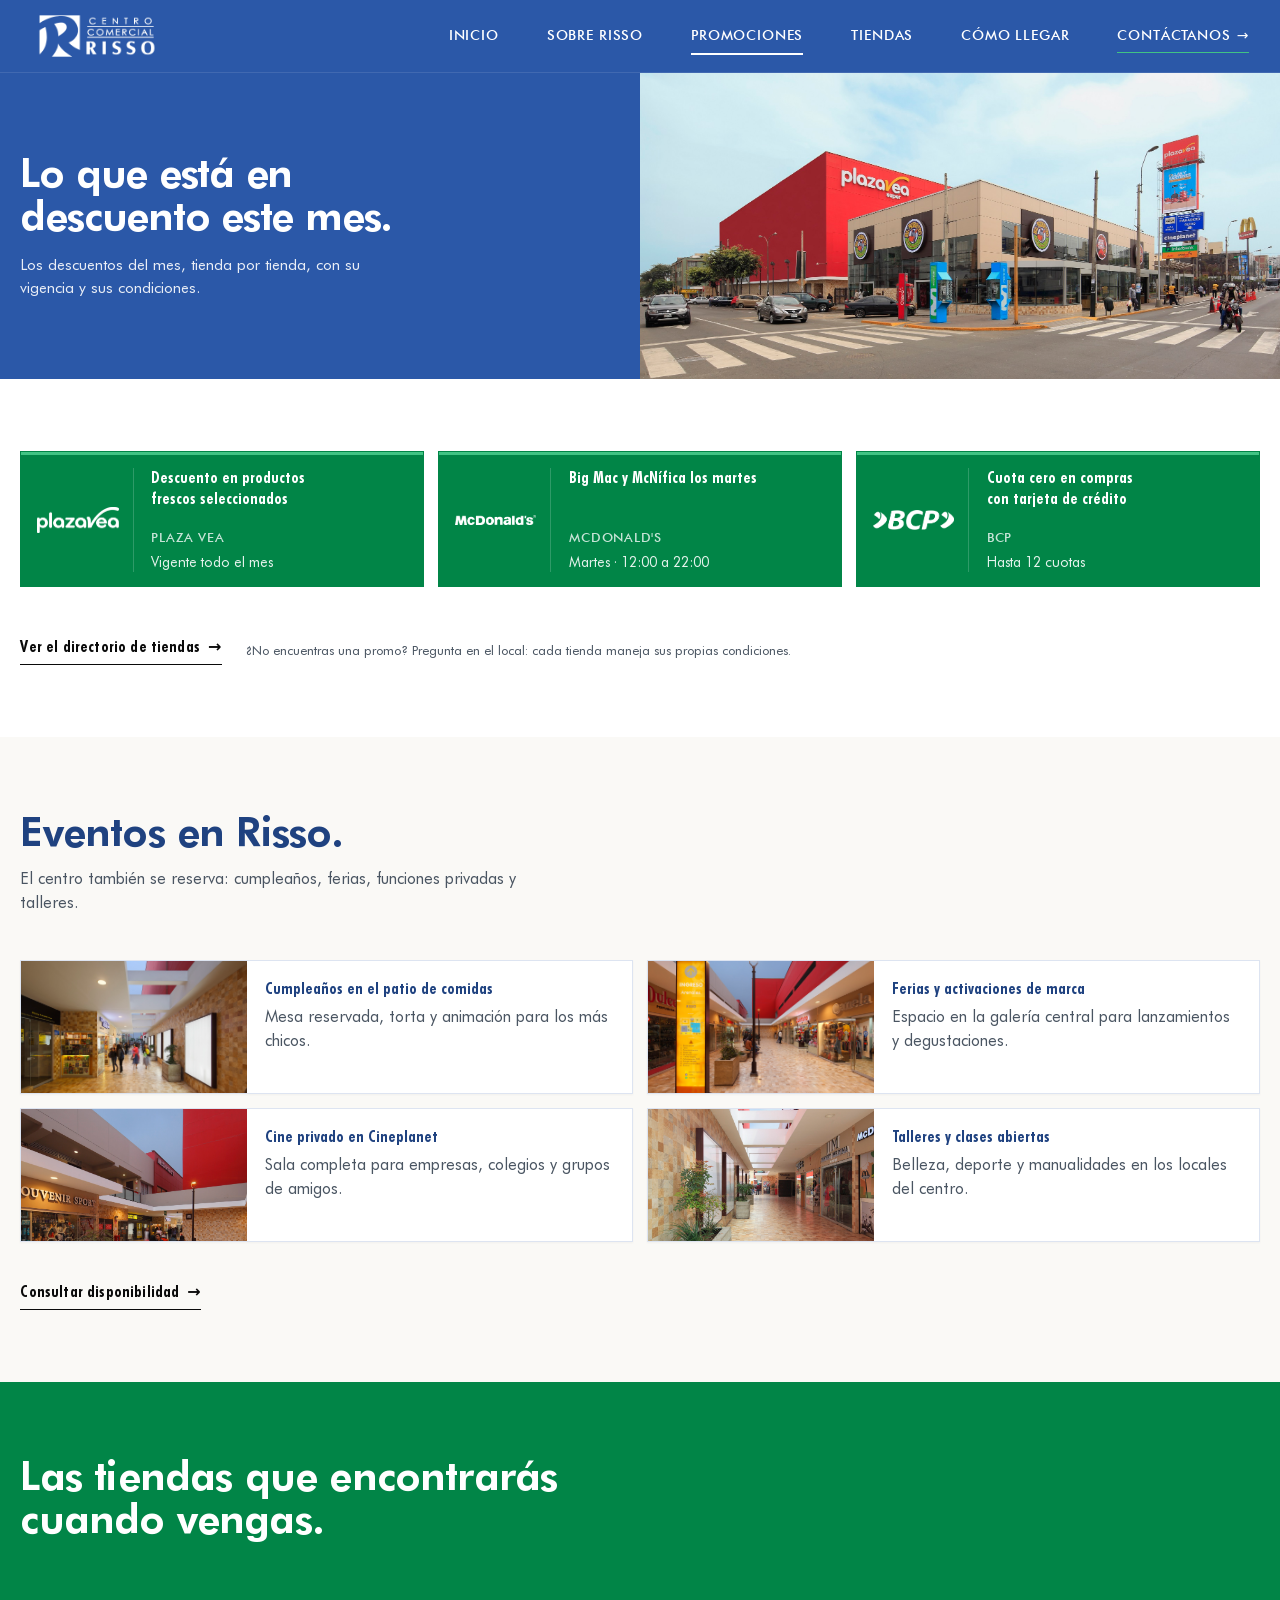
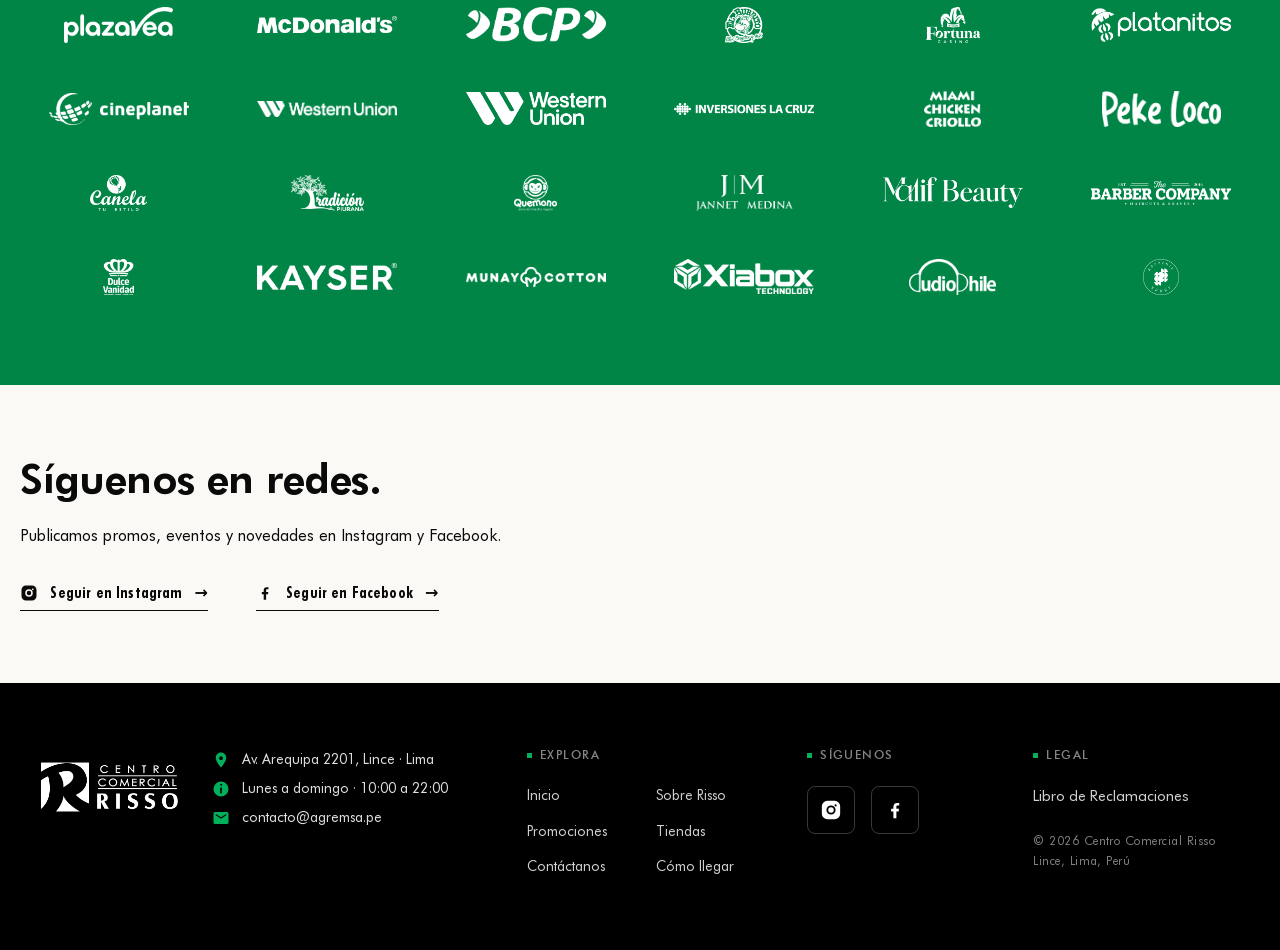
<file: v2/descuentos.html>
<!doctype html>
<html lang="es-PE"><head>
  <meta charset="utf-8">
  <meta name="viewport" content="width=device-width, initial-scale=1">
  <title>Promociones · Centro Comercial Risso · Lince, Lima</title>
  <meta name="description" content="Las promociones del mes en el Centro Comercial Risso: Plaza Vea, BCP, McDonald's, El Burrito, el Casino y Platanitos. Vigencia y condiciones de cada promo.">
  <meta name="theme-color" content="#2B58A8">
  <meta property="og:type" content="website">
  <meta property="og:title" content="Promociones · Centro Comercial Risso">
  <meta property="og:description" content="Las promociones del mes en las tiendas del Centro Comercial Risso, Lince. Vigencia y condiciones, promo por promo.">
  <link rel="icon" type="image/png" href="assets/img/logo.png">
  <link rel="stylesheet" href="assets/css/tokens.css">
  <link rel="stylesheet" href="assets/css/styles.css">
  <script src="assets/js/main.js" defer=""></script>
</head>
<body>
  <a href="#main" class="skip-link">Saltar al contenido</a>

  <header class="site-header is-on-dark" role="banner">
    <a href="index.html" class="brand" aria-label="Centro Comercial Risso · Inicio">
      <img src="assets/img/logo-white.png" alt="Centro Comercial Risso" width="120" height="28">
      <span class="brand-name">Risso</span>
    </a>
    <nav class="nav" aria-label="Navegación principal">
      <a href="index.html">Inicio</a>
      <a href="sobre-risso.html">Sobre Risso</a>
      <a href="descuentos.html" class="is-active" aria-current="page">Promociones</a>
      <a href="tiendas.html">Tiendas</a>
      <a href="como-llegar.html">Cómo llegar</a>
      <a href="contacto.html" class="nav-cta">Contáctanos</a>
    </nav>
    <button class="menu-btn" id="menu-btn" aria-label="Abrir menú" aria-expanded="false" aria-controls="mobile-drawer">
      <svg viewBox="0 0 24 24" fill="currentColor" aria-hidden="true"><rect x="3" y="5" width="18" height="2.6" rx="1.3"></rect><rect x="3" y="10.7" width="18" height="2.6" rx="1.3"></rect><rect x="3" y="16.4" width="18" height="2.6" rx="1.3"></rect></svg>
    </button>
    <div class="mobile-drawer" id="mobile-drawer" role="dialog" aria-modal="true" aria-labelledby="menu-btn" aria-hidden="true">
      <button class="drawer-close" aria-label="Cerrar menú">
        <svg viewBox="0 0 24 24" fill="currentColor" width="22" height="22" aria-hidden="true"><path d="M6.4 4.6 4.6 6.4 10.2 12l-5.6 5.6 1.8 1.8L12 13.8l5.6 5.6 1.8-1.8L13.8 12l5.6-5.6-1.8-1.8L12 10.2Z"></path></svg>
      </button>
      <a href="index.html">Inicio</a>
      <a href="sobre-risso.html">Sobre Risso</a>
      <a href="descuentos.html" aria-current="page">Promociones</a>
      <a href="tiendas.html">Tiendas</a>
      <a href="como-llegar.html">Cómo llegar</a>
      <a href="contacto.html">Contáctanos</a>
    </div>
  </header>

  <main id="main">

    <!-- ============================================================
         PAGE OPEN
         ============================================================ -->
    <section class="page-open page-open--blue page-open--hero" aria-labelledby="page-title">
      <div class="page-hero">
        <div class="page-hero-copy">
          <h1 id="page-title">Lo que está en descuento este mes.</h1>
          <p class="lede">Los descuentos del mes, tienda por tienda, con su vigencia y sus condiciones.</p>
        </div>

        <figure class="page-hero-photo">
          <img src="assets/img/cc/ccrisso/inicio2_MG_4885v.jpg" alt="Exterior del Centro Comercial Risso sobre Av. Arequipa, con las tiendas Plaza Vea y El Burrito" width="2000" height="879">
        </figure>
      </div>
    </section>

    <!-- ============================================================
         PROMO LIST · 3-col cards on xl, 2-col on md
         ============================================================ -->
    <section class="container promo-section" aria-label="Promociones">
      <div class="promo-grid">
        <article class="promo-card">
          <div class="promo-card-header">
            <div class="promo-card-logo"><img src="assets/img/tenants/logos/PlazaVea_logo_rgb_blanco.png" alt="Plaza Vea" loading="lazy"></div>
          </div>
          <p class="promo-title">Descuento en productos frescos seleccionados</p>
          <p class="promo-store">Plaza Vea</p>
          <p class="promo-vigency">Vigente todo el mes</p>
        </article>
        <article class="promo-card">
          <div class="promo-card-header">
            <div class="promo-card-logo"><img src="assets/img/tenants/logos/mcdonalds-wordmark_logo_blanco.png" alt="McDonald's" loading="lazy"></div>
          </div>
          <p class="promo-title">Big Mac y McNífica los martes</p>
          <p class="promo-store">McDonald's</p>
          <p class="promo-vigency">Martes · 12:00 a 22:00</p>
        </article>
        <article class="promo-card">
          <div class="promo-card-header">
            <div class="promo-card-logo"><img src="assets/img/tenants/logos/BCP_logo_blanco.png" alt="BCP" loading="lazy"></div>
          </div>
          <p class="promo-title">Cuota cero en compras con tarjeta de crédito</p>
          <p class="promo-store">BCP</p>
          <p class="promo-vigency">Hasta 12 cuotas</p>
        </article>
        <article class="promo-card is-extra" hidden="">
          <div class="promo-card-header">
            <div class="promo-card-logo"><img src="assets/img/tenants/logos/El_burrito_logo_blanco.png" alt="El Burrito" loading="lazy"></div>
          </div>
          <p class="promo-title">Pollo a la brasa los domingos en familia</p>
          <p class="promo-store">El Burrito</p>
          <p class="promo-vigency">Domingos · 12:00 a 21:00</p>
        </article>
        <article class="promo-card is-extra" hidden="">
          <div class="promo-card-header">
            <div class="promo-card-logo"><img src="assets/img/tenants/logos/Nuevo_Fortuna_Casino_logo_blanco.png" alt="Casino Sala Tragamonedas" loading="lazy"></div>
          </div>
          <p class="promo-title">Bono de bienvenida en primera recarga</p>
          <p class="promo-store">Casino · Sala Tragamonedas</p>
          <p class="promo-vigency">Vigente todo el mes</p>
        </article>
        <article class="promo-card is-extra" hidden="">
          <div class="promo-card-header">
            <div class="promo-card-logo"><img src="assets/img/tenants/logos/platanitos_logo_blanco.png" alt="Platanitos" loading="lazy"></div>
          </div>
          <p class="promo-title">Descuento en ropa y accesorios de temporada</p>
          <p class="promo-store">Platanitos</p>
          <p class="promo-vigency">Lunes a jueves</p>
        </article>
      </div>

      <div class="cta-row">
        <a href="tiendas.html" class="cta-link">Ver el directorio de tiendas</a>
        <span class="body-sm">¿No encuentras una promo? Pregunta en el local: cada tienda maneja sus propias condiciones.</span>
      </div>
    </section>

    <!-- ============================================================
         EVENTOS · qué se puede hacer en el centro
         ============================================================ -->
    <section class="events-section" aria-labelledby="events-title">
      <div class="container">
        <div class="events-head">
          <h2 id="events-title">Eventos en Risso.</h2>
          <p>El centro también se reserva: cumpleaños, ferias, funciones privadas y talleres.</p>
        </div>
        <div class="event-grid">
        <article class="event-card">
          <div class="event-card-media">
            <img src="assets/img/cc/ccrisso/galeria3_MG_5035.jpg" alt="Cumpleaños en el patio de comidas" loading="lazy">
          </div>
          <div class="event-card-body">
            <p class="event-card-title">Cumpleaños en el patio de comidas</p>
            <p>Mesa reservada, torta y animación para los más chicos.</p>
          </div>
        </article>
        <article class="event-card">
          <div class="event-card-media">
            <img src="assets/img/cc/ccrisso/galeria7_MG_5023.jpg" alt="Ferias y activaciones de marca" loading="lazy">
          </div>
          <div class="event-card-body">
            <p class="event-card-title">Ferias y activaciones de marca</p>
            <p>Espacio en la galería central para lanzamientos y degustaciones.</p>
          </div>
        </article>
        <article class="event-card">
          <div class="event-card-media">
            <img src="assets/img/cc/ccrisso/galeria5_MG_5026.jpg" alt="Cine privado en Cineplanet" loading="lazy">
          </div>
          <div class="event-card-body">
            <p class="event-card-title">Cine privado en Cineplanet</p>
            <p>Sala completa para empresas, colegios y grupos de amigos.</p>
          </div>
        </article>
        <article class="event-card">
          <div class="event-card-media">
            <img src="assets/img/cc/ccrisso/galeria2_MG_4944.jpg" alt="Talleres y clases abiertas" loading="lazy">
          </div>
          <div class="event-card-body">
            <p class="event-card-title">Talleres y clases abiertas</p>
            <p>Belleza, deporte y manualidades en los locales del centro.</p>
          </div>
        </article>
        </div>
        <div class="events-cta">
          <a href="contacto.html" class="cta-link">Consultar disponibilidad</a>
        </div>
      </div>
    </section>

    <!-- ============================================================
         MARCAS PARTICIPANTES · full-bleed band
         ============================================================ -->
    <section class="promo-marcas" aria-label="Las marcas del Risso">
      <div class="container">
        <h2 class="promo-marcas-title">Las tiendas que encontrarás cuando vengas.</h2>
        <div class="promo-marcas-grid promo-marcas-grid--four-rows">
          <span class="promo-marca-chip"><img src="assets/img/tenants/logos/PlazaVea_logo_rgb_blanco.png" alt="Plaza Vea" loading="lazy"></span>
          <span class="promo-marca-chip"><img src="assets/img/tenants/logos/mcdonalds-wordmark_logo_blanco.png" alt="McDonald's" loading="lazy"></span>
          <span class="promo-marca-chip"><img src="assets/img/tenants/logos/BCP_logo_blanco.png" alt="BCP" loading="lazy"></span>
          <span class="promo-marca-chip"><img src="assets/img/tenants/logos/El_burrito_logo_blanco.png" alt="El Burrito" loading="lazy"></span>
          <span class="promo-marca-chip"><img src="assets/img/tenants/logos/Nuevo_Fortuna_Casino_logo_blanco.png" alt="Nuevo Fortuna Casino" loading="lazy"></span>
          <span class="promo-marca-chip"><img src="assets/img/tenants/logos/platanitos_logo_blanco.png" alt="Platanitos" loading="lazy"></span>
          <span class="promo-marca-chip"><img src="assets/img/tenants/logos/cineplanet_logo_blanco.png" alt="Cineplanet" loading="lazy"></span>
          <span class="promo-marca-chip"><img src="assets/img/tenants/logos/WesternUnion_logo_2023_Unalinea_blanco.png" alt="Western Union" loading="lazy"></span>
          <span class="promo-marca-chip"><img src="assets/img/tenants/logos/WesternUnion_logo_2023_Doslineas_blanco.png" alt="Western Union" loading="lazy"></span>
          <span class="promo-marca-chip"><img src="assets/img/tenants/logos/inv-la-cruz-horizontal_logo_blanco.png" alt="Inversiones La Cruz" loading="lazy"></span>
          <span class="promo-marca-chip"><img src="assets/img/tenants/logos/Miami_Chicken_Criollo_logo_blanco.png" alt="Miami Chicken Criollo" loading="lazy"></span>
          <span class="promo-marca-chip"><img src="assets/img/tenants/logos/PEKELOCO_logo_blanco.png" alt="Pekeloco" loading="lazy"></span>
          <span class="promo-marca-chip"><img src="assets/img/tenants/logos/canela_logo_blanco.png" alt="Canela" loading="lazy"></span>
          <span class="promo-marca-chip"><img src="assets/img/tenants/logos/TradicionPiurana_logo_blanco.png" alt="Tradición Piurana" loading="lazy"></span>
          <span class="promo-marca-chip"><img src="assets/img/tenants/logos/quemono_logo_blanco.png" alt="Qué Mono" loading="lazy"></span>
          <span class="promo-marca-chip"><img src="assets/img/tenants/logos/JannetMedina_logo_blanco.png" alt="Jannet Medina" loading="lazy"></span>
          <span class="promo-marca-chip"><img src="assets/img/tenants/logos/Malif_Beauty_logo_blanco.png" alt="Malif Beauty" loading="lazy"></span>
          <span class="promo-marca-chip"><img src="assets/img/tenants/logos/TheBarbarCompany_logo_blanco.png" alt="The Barbar Company" loading="lazy"></span>
          <span class="promo-marca-chip"><img src="assets/img/tenants/logos/dulce_vanidad_logo_blanco.png" alt="Dulce Vanidad" loading="lazy"></span>
          <span class="promo-marca-chip"><img src="assets/img/tenants/logos/kayser_logo_blanco.png" alt="Kayser" loading="lazy"></span>
          <span class="promo-marca-chip"><img src="assets/img/tenants/logos/munay_Cotton_logo_blanco.png" alt="Munay Cotton" loading="lazy"></span>
          <span class="promo-marca-chip"><img src="assets/img/tenants/logos/xiabox_logo_blanco.png" alt="Xiabox" loading="lazy"></span>
          <span class="promo-marca-chip"><img src="assets/img/tenants/logos/audiophile_logo_blanco.png" alt="Audiophile" loading="lazy"></span>
          <span class="promo-marca-chip"><img src="assets/img/tenants/logos/souvenir_sport_logo_lineal_blanco.png" alt="Souvenir Sport" loading="lazy"></span>
          <span class="promo-marca-chip"><img src="assets/img/tenants/logos/scooterland_logo_blanco.png" alt="Scooterland" loading="lazy"></span>
          <span class="promo-marca-chip"><img src="assets/img/tenants/logos/revolution_logo_blanco.png" alt="Revolution" loading="lazy"></span>
          <span class="promo-marca-chip"><img src="assets/img/tenants/logos/olavarria_joyeria_logo_blanco.png" alt="Olavarría Joyería" loading="lazy"></span>
          <span class="promo-marca-chip"><img src="assets/img/tenants/logos/VacacionesMas_logo_blanco.png" alt="Vacaciones Más" loading="lazy"></span>
          <span class="promo-marca-chip"><img src="assets/img/tenants/logos/audicion_logo_blanco.png" alt="Audición" loading="lazy"></span>
          <span class="promo-marca-chip"><img src="assets/img/tenants/logos/El_bote_logo_blanco.png" alt="El Bote" loading="lazy"></span>
          <span class="promo-marca-chip"><img src="assets/img/tenants/logos/Godsvision_logo_blanco.png" alt="Gods Vision" loading="lazy"></span>
          <span class="promo-marca-chip"><img src="assets/img/tenants/logos/icreaviCase_logo_blanco.png" alt="iCreaviCase" loading="lazy"></span>
          <span class="promo-marca-chip"><img src="assets/img/tenants/logos/StampaYa!_logo_blanco.png" alt="Stampa Ya!" loading="lazy"></span>
        </div>
      </div>
    </section>

    <!-- ============================================================
         BAND · news / updates
         ============================================================ -->
    <section class="anchor anchor--paper" aria-label="Cómo enterarte">
      <div class="container">
        <div class="anchor-grid">
          <div>
            <h2>Síguenos en redes.</h2>
            <p>Publicamos promos, eventos y novedades en Instagram y Facebook.</p>
            <div class="social-cta-row">
              <a href="https://www.instagram.com/c.c.risso/" target="_blank" rel="noopener" class="cta-link social-cta">
                <svg viewBox="0 0 24 24" fill="currentColor" aria-hidden="true"><path fill-rule="evenodd" d="M8 2h8a6 6 0 0 1 6 6v8a6 6 0 0 1-6 6H8a6 6 0 0 1-6-6V8a6 6 0 0 1 6-6ZM7 12a5 5 0 1 0 10 0a5 5 0 1 0 -10 0ZM9 12a3 3 0 1 0 6 0a3 3 0 1 0 -6 0ZM15.85 7a1.15 1.15 0 1 0 2.3 0a1.15 1.15 0 1 0 -2.3 0Z"></path></svg>
                <span>Seguir en Instagram</span>
              </a>
              <a href="https://www.facebook.com/CentroComercialRisso/" target="_blank" rel="noopener" class="cta-link social-cta">
                <svg viewBox="0 0 24 24" fill="currentColor" aria-hidden="true"><path d="M13.5 21v-7.5h2.5l.4-3h-2.9V8.6c0-.86.24-1.45 1.47-1.45H16.6V4.43c-.28-.04-1.25-.12-2.38-.12-2.36 0-3.97 1.44-3.97 4.08v2.11H7.75v3h2.5V21h3.25z"></path></svg>
                <span>Seguir en Facebook</span>
              </a>
            </div>
          </div>
        </div>
      </div>
    </section>

  </main>

  <footer class="site-footer" role="contentinfo" data-od-id="site-footer">
  <div class="footer-inner">
    <div class="footer-top">

      <div class="footer-brand">
        <img src="assets/img/logo-white.png" alt="Centro Comercial Risso" width="120" height="28">
        <ul class="footer-contact">
          <li><svg viewBox="0 0 24 24" fill="currentColor" aria-hidden="true"><path fill-rule="evenodd" d="M12 2C8.13 2 5 5.13 5 9c0 5.25 7 13 7 13s7-7.75 7-13c0-3.87-3.13-7-7-7Zm0 5a2.5 2.5 0 1 1 0 5 2.5 2.5 0 0 1 0-5Z"></path></svg><span>Av. Arequipa 2201, Lince · Lima</span></li>
          <li><svg viewBox="0 0 24 24" fill="currentColor" aria-hidden="true"><path fill-rule="evenodd" d="M12 2a10 10 0 1 0 0 20 10 10 0 0 0 0-20ZM11 6.4a1.3 1.3 0 1 0 2.6 0 1.3 1.3 0 1 0-2.6 0ZM10.9 10h2.2v7.6h-2.2Z"></path></svg><span>Lunes a domingo · 10:00 a 22:00</span></li>
          <li><svg viewBox="0 0 24 24" fill="currentColor" aria-hidden="true"><path d="M20 4H4a2 2 0 0 0-2 2v12a2 2 0 0 0 2 2h16a2 2 0 0 0 2-2V6a2 2 0 0 0-2-2Zm-1 4.4L12 13 5 8.4V6.5l7 4.6 7-4.6Z"></path></svg><a href="mailto:contacto@agremsa.pe">contacto@agremsa.pe</a></li>
        </ul>
      </div>

      <nav class="footer-col footer-col--explora" aria-label="Explora">
        <h4>Explora</h4>
        <ul>
          <li><a href="index.html">Inicio</a></li>
          <li><a href="sobre-risso.html">Sobre Risso</a></li>
          <li><a href="descuentos.html">Promociones</a></li>
          <li><a href="tiendas.html">Tiendas</a></li>
          <li><a href="contacto.html">Contáctanos</a></li>
          <li><a href="como-llegar.html">Cómo llegar</a></li>
        </ul>
      </nav>

      <div class="footer-col footer-col--social">
        <h4>Síguenos</h4>
        <ul class="footer-socials">
          <li><a href="https://www.instagram.com/c.c.risso/" target="_blank" rel="noopener" aria-label="Instagram">
            <svg viewBox="0 0 24 24" fill="currentColor" aria-hidden="true"><path fill-rule="evenodd" d="M8 2h8a6 6 0 0 1 6 6v8a6 6 0 0 1-6 6H8a6 6 0 0 1-6-6V8a6 6 0 0 1 6-6ZM7 12a5 5 0 1 0 10 0a5 5 0 1 0 -10 0ZM9 12a3 3 0 1 0 6 0a3 3 0 1 0 -6 0ZM15.85 7a1.15 1.15 0 1 0 2.3 0a1.15 1.15 0 1 0 -2.3 0Z"></path></svg>
          </a></li>
          <li><a href="https://www.facebook.com/CentroComercialRisso/" target="_blank" rel="noopener" aria-label="Facebook">
            <svg viewBox="0 0 24 24" fill="currentColor" aria-hidden="true"><path d="M13.5 21v-7.5h2.5l.4-3h-2.9V8.6c0-.86.24-1.45 1.47-1.45H16.6V4.43c-.28-.04-1.25-.12-2.38-.12-2.36 0-3.97 1.44-3.97 4.08v2.11H7.75v3h2.5V21h3.25z"></path></svg>
          </a></li>
        </ul>
      </div>

      <nav class="footer-col footer-col--legal" aria-label="Legal">
        <h4>Legal</h4>
        <ul>
          <li><a href="libro-reclamaciones.html">Libro de Reclamaciones</a></li>
        </ul>
        <p class="footer-legal-note">© 2026 Centro Comercial Risso<br>Lince, Lima, Perú</p>
      </nav>

    </div>
  </div>
</footer>


</body></html>
</file>
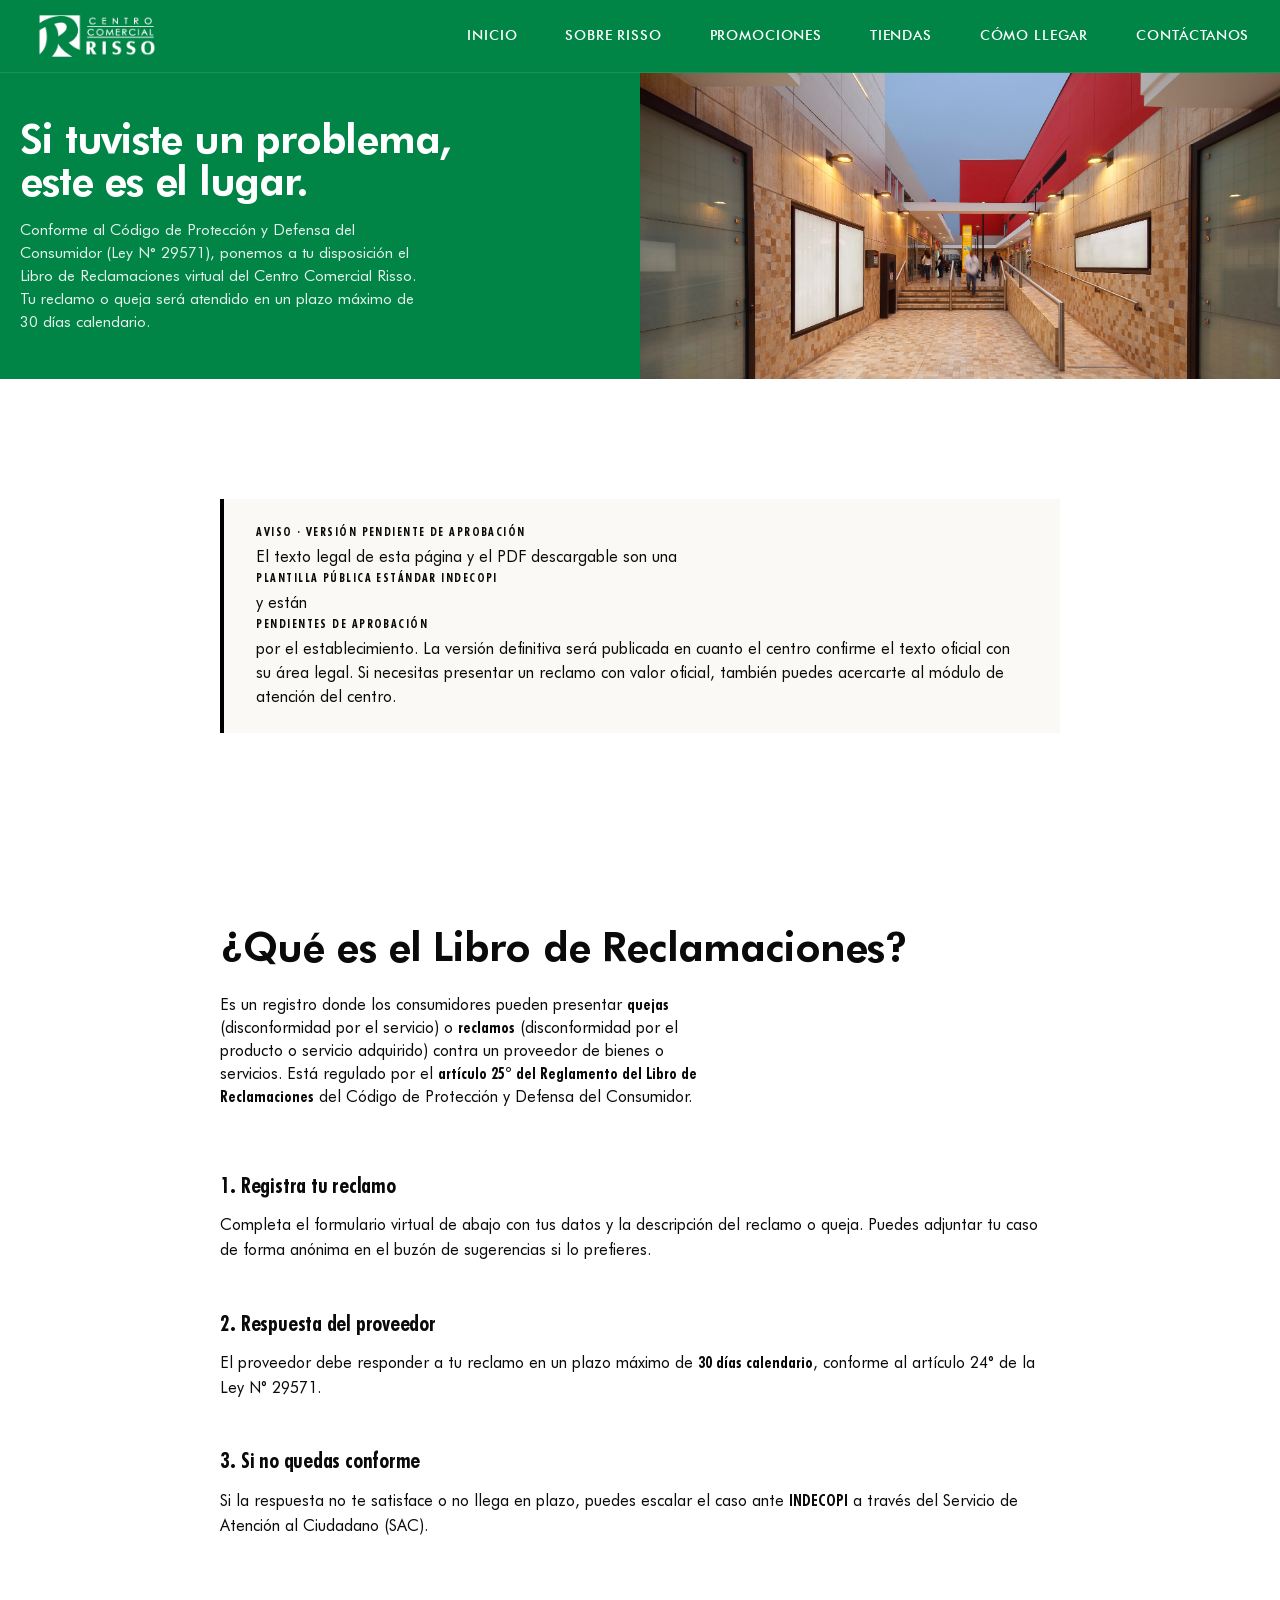
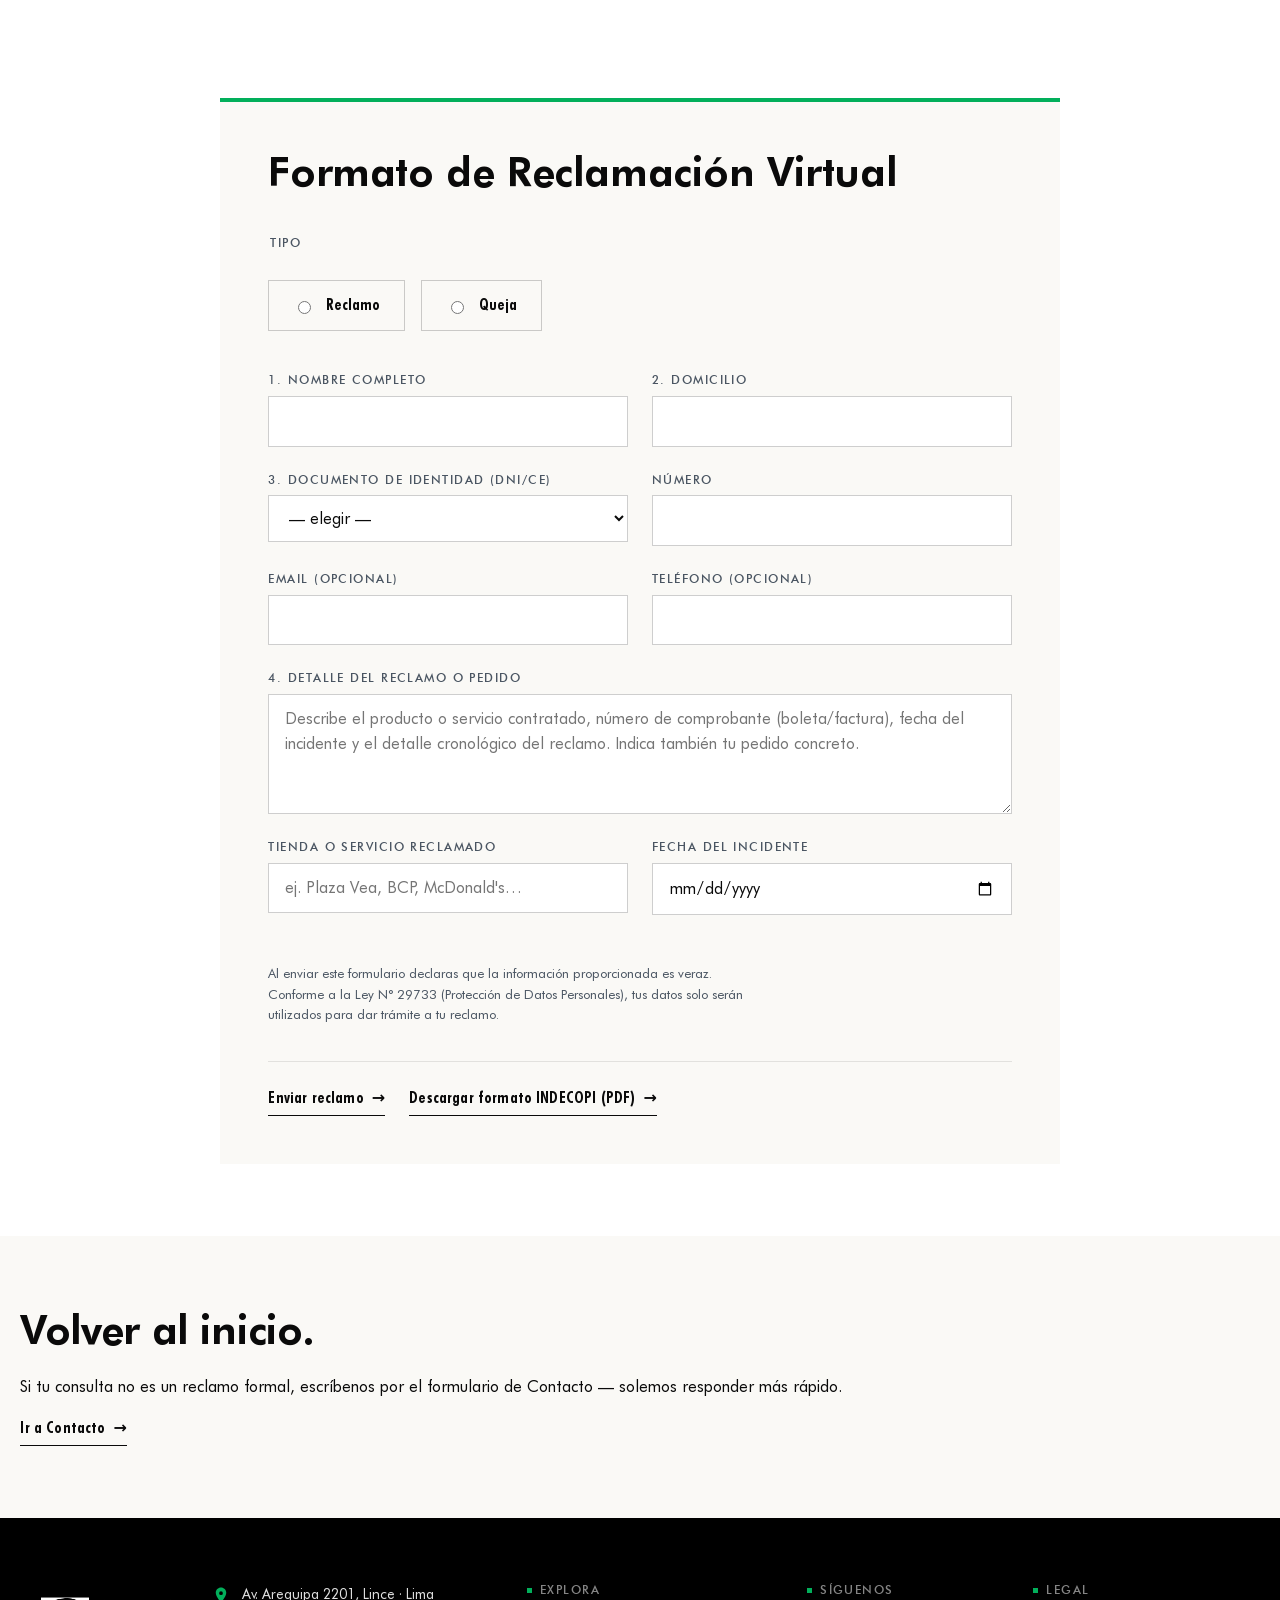
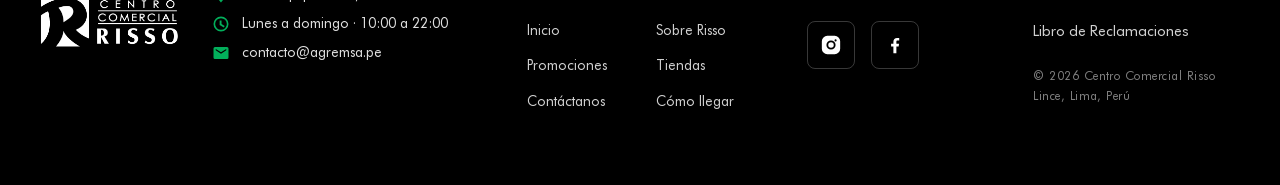
<file: v2/libro-reclamaciones.html>
<!doctype html>
<html lang="es-PE">
<head>
  <meta charset="utf-8">
  <meta name="viewport" content="width=device-width, initial-scale=1">
  <title>Libro de Reclamaciones · Centro Comercial Risso · INDECOPI</title>
  <meta name="description" content="Libro de Reclamaciones virtual del Centro Comercial Risso, conforme al Código de Protección y Defensa del Consumidor (Ley N° 29571, INDECOPI).">
  <meta name="theme-color" content="#02AF5B">
  <meta property="og:type" content="website">
  <meta property="og:title" content="Libro de Reclamaciones · Centro Comercial Risso">
  <link rel="icon" type="image/png" href="assets/img/logo.png">
  <link rel="stylesheet" href="assets/css/tokens.css">
  <link rel="stylesheet" href="assets/css/styles.css">
  <script src="assets/js/main.js" defer></script>
</head>
<body>
  <a href="#main" class="skip-link">Saltar al contenido</a>

  <header class="site-header is-on-dark" role="banner">
    <a href="index.html" class="brand" aria-label="Centro Comercial Risso · Inicio">
      <img src="assets/img/logo-white.png" alt="Centro Comercial Risso" width="120" height="28">
      <span class="brand-name">Risso</span>
    </a>
    <nav class="nav" aria-label="Navegación principal">
      <a href="index.html">Inicio</a>
      <a href="sobre-risso.html">Sobre Risso</a>
      <a href="descuentos.html">Promociones</a>
      <a href="tiendas.html">Tiendas</a>
      <a href="como-llegar.html">Cómo llegar</a>
      <a href="contacto.html">Contáctanos</a>
    </nav>
    <button class="menu-btn" id="menu-btn" aria-label="Abrir menú" aria-expanded="false" aria-controls="mobile-drawer">
      <svg viewBox="0 0 24 24" fill="currentColor" aria-hidden="true"><rect x="3" y="5" width="18" height="2.6" rx="1.3"/><rect x="3" y="10.7" width="18" height="2.6" rx="1.3"/><rect x="3" y="16.4" width="18" height="2.6" rx="1.3"/></svg>
    </button>
    <div class="mobile-drawer" id="mobile-drawer" role="dialog" aria-modal="true" aria-labelledby="menu-btn" aria-hidden="true">
      <button class="drawer-close" aria-label="Cerrar menú">
        <svg viewBox="0 0 24 24" fill="currentColor" width="22" height="22" aria-hidden="true"><path d="M6.4 4.6 4.6 6.4 10.2 12l-5.6 5.6 1.8 1.8L12 13.8l5.6 5.6 1.8-1.8L13.8 12l5.6-5.6-1.8-1.8L12 10.2Z"/></svg>
      </button>
      <a href="index.html">Inicio</a>
      <a href="sobre-risso.html">Sobre Risso</a>
      <a href="descuentos.html">Promociones</a>
      <a href="tiendas.html">Tiendas</a>
      <a href="como-llegar.html">Cómo llegar</a>
      <a href="contacto.html">Contáctanos</a>
    </div>
  </header>

  <main id="main">

    <!-- ============================================================
         PAGE OPEN
         ============================================================ -->
    <section class="page-open page-open--hero" aria-labelledby="page-title">
      <div class="page-hero">
        <div class="page-hero-copy">
          <h1 id="page-title">Si tuviste un problema, este es el lugar.</h1>
          <p class="lede">Conforme al Código de Protección y Defensa del Consumidor (Ley N° 29571), ponemos a tu disposición el Libro de Reclamaciones virtual del Centro Comercial Risso. Tu reclamo o queja será atendido en un plazo máximo de 30 días calendario.</p>
        </div>
        <figure class="page-hero-photo">
          <img src="assets/img/cc/ccrisso/galeria9_MG_5014.jpg" alt="Pasaje interior del Centro Comercial Risso al atardecer" width="2000" height="1344">
        </figure>
      </div>
    </section>

    <!-- ============================================================
         DISCLAIMER · placeholder legal text
         ============================================================ -->
    <section class="container-narrow">
      <div class="reclamo-disclaimer" role="note">
        <strong>Aviso · Versión pendiente de aprobación</strong>
        El texto legal de esta página y el PDF descargable son una <strong>plantilla pública estándar INDECOPI</strong> y están <strong>pendientes de aprobación</strong> por el establecimiento. La versión definitiva será publicada en cuanto el centro confirme el texto oficial con su área legal. Si necesitas presentar un reclamo con valor oficial, también puedes acercarte al módulo de atención del centro.
      </div>
    </section>

    <!-- ============================================================
         SECTION 1 · Marco legal (resumen)
         ============================================================ -->
    <section class="container-narrow reclamo-section">
      <div style="display: grid; gap: var(--s-7); grid-template-columns: 1fr;">
        <article>
          <h2 style="font-size: var(--fs-display-3); font-weight: 800; letter-spacing: -0.02em; line-height: var(--lh-display); margin-bottom: var(--s-5);">¿Qué es el Libro de Reclamaciones?</h2>
          <p class="lede">Es un registro donde los consumidores pueden presentar <strong>quejas</strong> (disconformidad por el servicio) o <strong>reclamos</strong> (disconformidad por el producto o servicio adquirido) contra un proveedor de bienes o servicios. Está regulado por el <strong>artículo 25° del Reglamento del Libro de Reclamaciones</strong> del Código de Protección y Defensa del Consumidor.</p>
        </article>

        <article>
          <h2 style="font-size: var(--fs-display-4); font-weight: 700; letter-spacing: -0.01em; line-height: var(--lh-heading); margin-bottom: var(--s-4);">1. Registra tu reclamo</h2>
          <p>Completa el formulario virtual de abajo con tus datos y la descripción del reclamo o queja. Puedes adjuntar tu caso de forma anónima en el buzón de sugerencias si lo prefieres.</p>
          <h2 style="font-size: var(--fs-display-4); font-weight: 700; letter-spacing: -0.01em; line-height: var(--lh-heading); margin-bottom: var(--s-4); margin-top: var(--s-7);">2. Respuesta del proveedor</h2>
          <p>El proveedor debe responder a tu reclamo en un plazo máximo de <strong>30 días calendario</strong>, conforme al artículo 24° de la Ley N° 29571.</p>
          <h2 style="font-size: var(--fs-display-4); font-weight: 700; letter-spacing: -0.01em; line-height: var(--lh-heading); margin-bottom: var(--s-4); margin-top: var(--s-7);">3. Si no quedas conforme</h2>
          <p>Si la respuesta no te satisface o no llega en plazo, puedes escalar el caso ante <strong>INDECOPI</strong> a través del Servicio de Atención al Ciudadano (SAC).</p>
        </article>
      </div>
    </section>

    <!-- ============================================================
         RECLAMO FORM · 4 minimal fields (per INDECOPI)
         ============================================================ -->
    <section class="container-narrow reclamo-section">
      <form class="reclamo-form" id="reclamo-form" novalidate aria-label="Formulario de Reclamación">
        <h2>Formato de Reclamación Virtual</h2>

        <!-- tipo -->
        <fieldset style="border: 0; padding: 0; margin: 0;">
          <legend style="font-size: var(--fs-caption); font-weight: 500; letter-spacing: var(--track-caps); text-transform: uppercase; color: var(--fg-muted); margin-bottom: var(--s-3);">Tipo</legend>
          <div class="reclamo-type">
            <label>
              <input type="radio" name="tipo" value="reclamo" required>
              <strong>Reclamo</strong>
            </label>
            <label>
              <input type="radio" name="tipo" value="queja">
              <strong>Queja</strong>
            </label>
          </div>
        </fieldset>

        <div class="form-grid form-grid--2">
          <div class="field">
            <label for="rec-nombre">1. Nombre completo</label>
            <input type="text" id="rec-nombre" name="nombre" required>
          </div>
          <div class="field">
            <label for="rec-domicilio">2. Domicilio</label>
            <input type="text" id="rec-domicilio" name="domicilio" required>
          </div>
          <div class="field">
            <label for="rec-doc">3. Documento de identidad (DNI/CE)</label>
            <select id="rec-doc" name="doc-tipo" required>
              <option value="">— elegir —</option>
              <option>DNI</option>
              <option>CE (Carnet de Extranjería)</option>
              <option>Pasaporte</option>
            </select>
          </div>
          <div class="field">
            <label for="rec-doc-num">Número</label>
            <input type="text" id="rec-doc-num" name="doc-num" required>
          </div>
          <div class="field">
            <label for="rec-email">Email (opcional)</label>
            <input type="email" id="rec-email" name="email">
          </div>
          <div class="field">
            <label for="rec-telefono">Teléfono (opcional)</label>
            <input type="tel" id="rec-telefono" name="telefono">
          </div>
          <div class="field" style="grid-column: 1 / -1;">
            <label for="rec-detalle">4. Detalle del reclamo o pedido</label>
            <textarea id="rec-detalle" name="detalle" placeholder="Describe el producto o servicio contratado, número de comprobante (boleta/factura), fecha del incidente y el detalle cronológico del reclamo. Indica también tu pedido concreto." required></textarea>
          </div>
          <div class="field">
            <label for="rec-tienda">Tienda o servicio reclamado</label>
            <input type="text" id="rec-tienda" name="tienda" placeholder="ej. Plaza Vea, BCP, McDonald's…" required>
          </div>
          <div class="field">
            <label for="rec-fecha">Fecha del incidente</label>
            <input type="date" id="rec-fecha" name="fecha" required>
          </div>
        </div>

        <p class="legal-note">
          Al enviar este formulario declaras que la información proporcionada es veraz. Conforme a la Ley N° 29733 (Protección de Datos Personales), tus datos solo serán utilizados para dar trámite a tu reclamo.
        </p>

        <div class="reclamo-actions">
          <button type="submit" class="btn-text">Enviar reclamo</button>
          <a href="assets/docs/libro-reclamaciones-indecopi.pdf" download class="cta-link">Descargar formato INDECOPI (PDF)</a>
        </div>
      </form>
    </section>

    <!-- ============================================================
         BAND · return to site
         ============================================================ -->
    <section class="anchor anchor--paper">
      <div class="container">
        <div class="anchor-grid">
          <div>
            <h2>Volver al inicio.</h2>
            <p>Si tu consulta no es un reclamo formal, escríbenos por el formulario de Contacto — solemos responder más rápido.</p>
            <a href="contacto.html" class="cta-link">Ir a Contacto</a>
          </div>
        </div>
      </div>
    </section>

  </main>

  <footer class="site-footer" role="contentinfo" data-od-id="site-footer">
  <div class="footer-inner">
    <div class="footer-top">

      <div class="footer-brand">
        <img src="assets/img/logo-white.png" alt="Centro Comercial Risso" width="120" height="28">
        <ul class="footer-contact">
          <li><svg viewBox="0 0 24 24" fill="currentColor" aria-hidden="true"><path fill-rule="evenodd" d="M12 2C8.13 2 5 5.13 5 9c0 5.25 7 13 7 13s7-7.75 7-13c0-3.87-3.13-7-7-7Zm0 5a2.5 2.5 0 1 1 0 5 2.5 2.5 0 0 1 0-5Z"/></svg><span>Av. Arequipa 2201, Lince · Lima</span></li>
          <li><svg viewBox="0 0 24 24" fill="currentColor" aria-hidden="true"><path fill-rule="evenodd" d="M12 2a10 10 0 1 0 0 20 10 10 0 0 0 0-20Zm0 2.2a7.8 7.8 0 1 1 0 15.6 7.8 7.8 0 0 1 0-15.6Z"/><path d="M12.7 7.2h-2.5v6.1l5.5 3.2 1.2-2-4.2-2.5Z"/></svg><span>Lunes a domingo · 10:00 a 22:00</span></li>
          <li><svg viewBox="0 0 24 24" fill="currentColor" aria-hidden="true"><path d="M20 4H4a2 2 0 0 0-2 2v12a2 2 0 0 0 2 2h16a2 2 0 0 0 2-2V6a2 2 0 0 0-2-2Zm-1 4.4L12 13 5 8.4V6.5l7 4.6 7-4.6Z"/></svg><a href="mailto:contacto@agremsa.pe">contacto@agremsa.pe</a></li>
        </ul>
      </div>

      <nav class="footer-col footer-col--explora" aria-label="Explora">
        <h4>Explora</h4>
        <ul>
          <li><a href="index.html">Inicio</a></li>
          <li><a href="sobre-risso.html">Sobre Risso</a></li>
          <li><a href="descuentos.html">Promociones</a></li>
          <li><a href="tiendas.html">Tiendas</a></li>
          <li><a href="contacto.html">Contáctanos</a></li>
          <li><a href="como-llegar.html">Cómo llegar</a></li>
        </ul>
      </nav>

      <div class="footer-col footer-col--social">
        <h4>Síguenos</h4>
        <ul class="footer-socials">
          <li><a href="https://www.instagram.com/c.c.risso/" target="_blank" rel="noopener" aria-label="Instagram">
            <svg viewBox="0 0 24 24" fill="currentColor" aria-hidden="true"><path fill-rule="evenodd" d="M8 2h8a6 6 0 0 1 6 6v8a6 6 0 0 1-6 6H8a6 6 0 0 1-6-6V8a6 6 0 0 1 6-6ZM7 12a5 5 0 1 0 10 0a5 5 0 1 0 -10 0ZM9 12a3 3 0 1 0 6 0a3 3 0 1 0 -6 0ZM15.85 7a1.15 1.15 0 1 0 2.3 0a1.15 1.15 0 1 0 -2.3 0Z"/></svg>
          </a></li>
          <li><a href="https://www.facebook.com/CentroComercialRisso/" target="_blank" rel="noopener" aria-label="Facebook">
            <svg viewBox="0 0 24 24" fill="currentColor" aria-hidden="true"><path d="M13.5 21v-7.5h2.5l.4-3h-2.9V8.6c0-.86.24-1.45 1.47-1.45H16.6V4.43c-.28-.04-1.25-.12-2.38-.12-2.36 0-3.97 1.44-3.97 4.08v2.11H7.75v3h2.5V21h3.25z"/></svg>
          </a></li>
        </ul>
      </div>

      <nav class="footer-col footer-col--legal" aria-label="Legal">
        <h4>Legal</h4>
        <ul>
          <li><a href="libro-reclamaciones.html">Libro de Reclamaciones</a></li>
        </ul>
        <p class="footer-legal-note">© 2026 Centro Comercial Risso<br>Lince, Lima, Perú</p>
      </nav>

    </div>
  </div>
</footer>
</body>
</html>
</file>
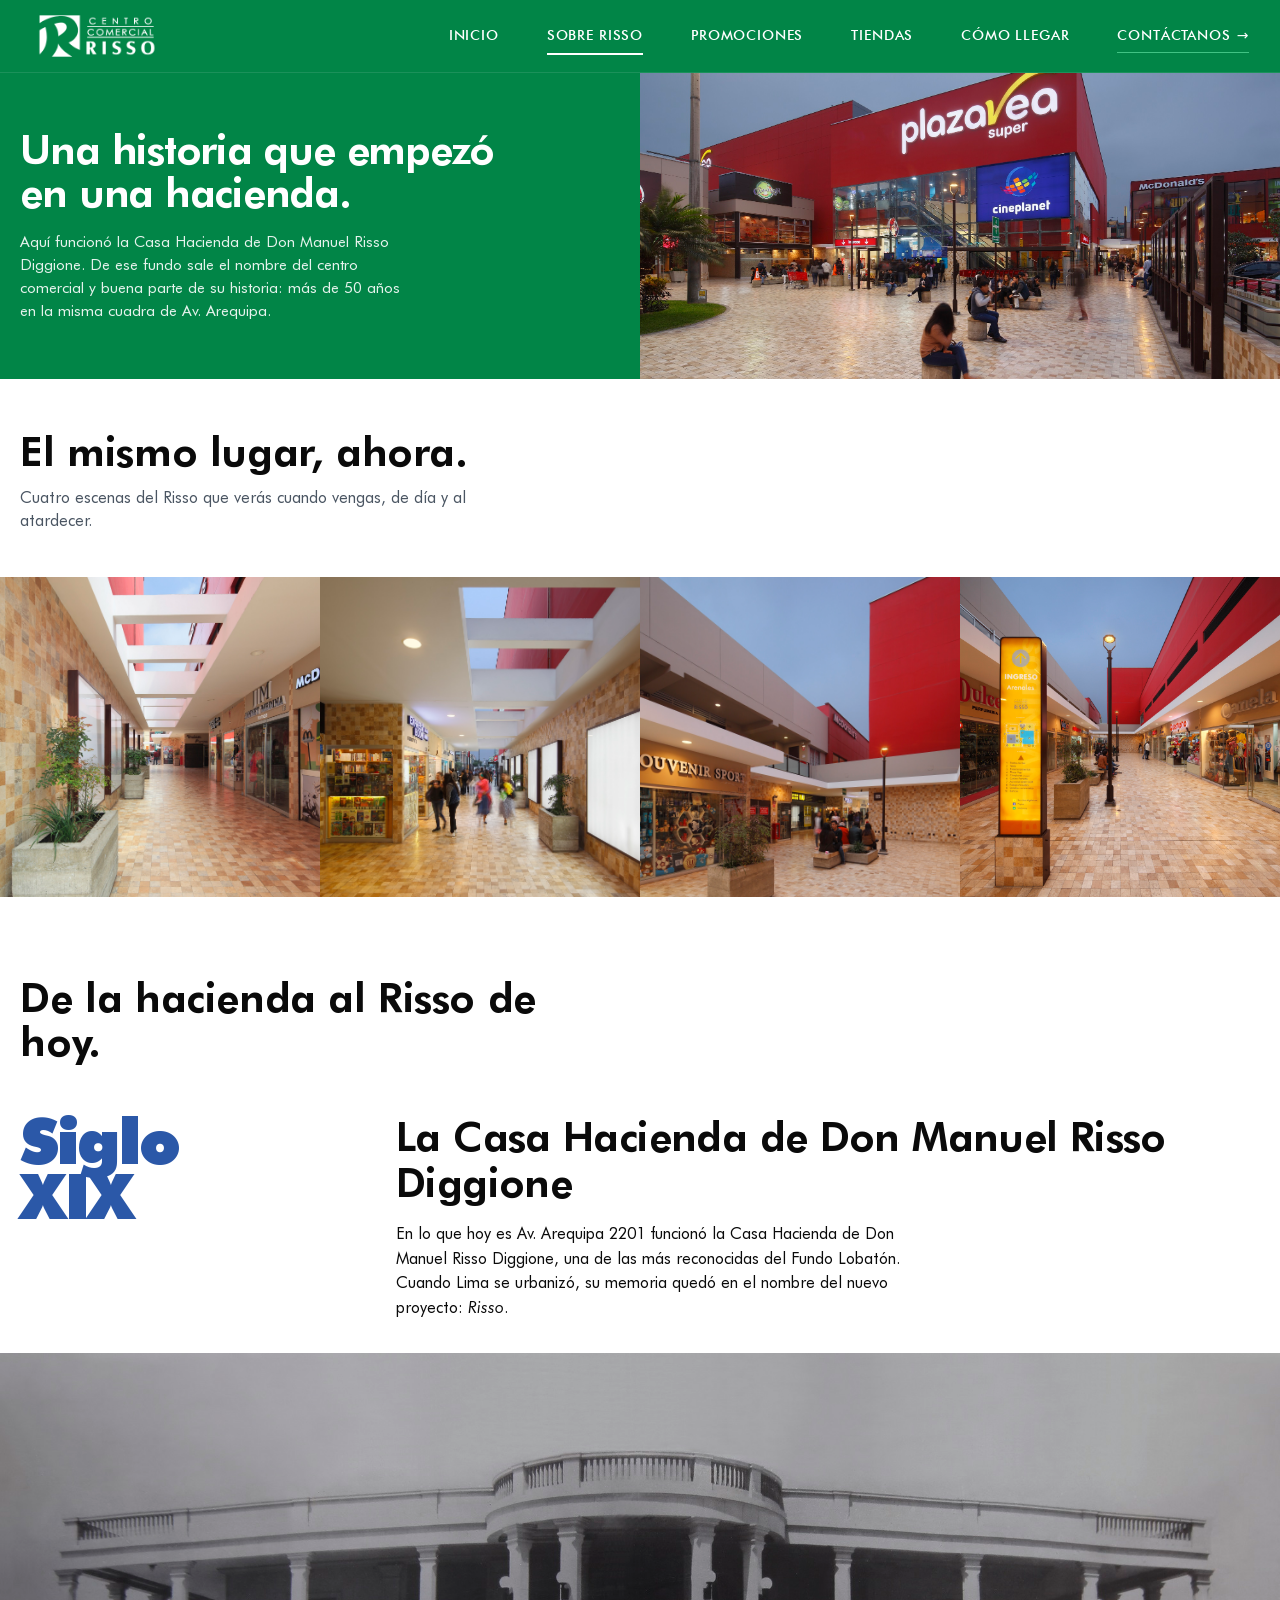
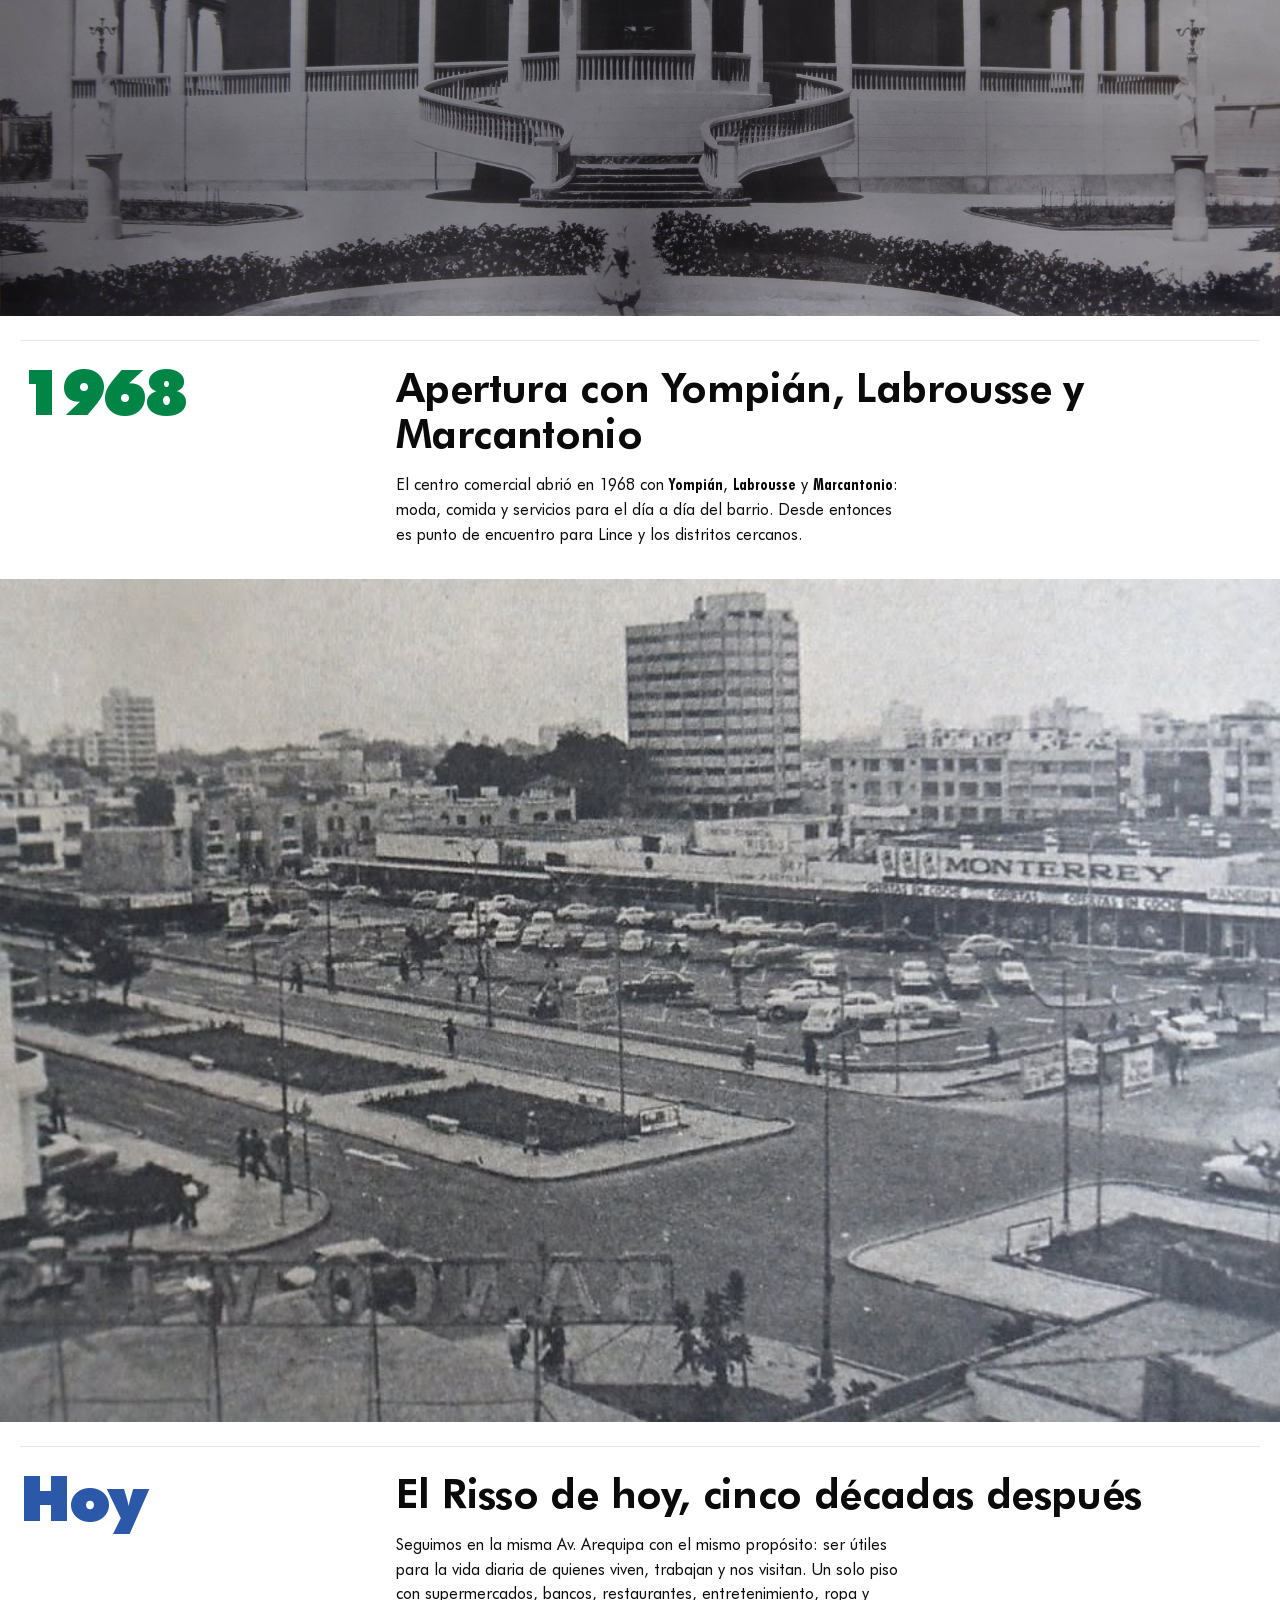
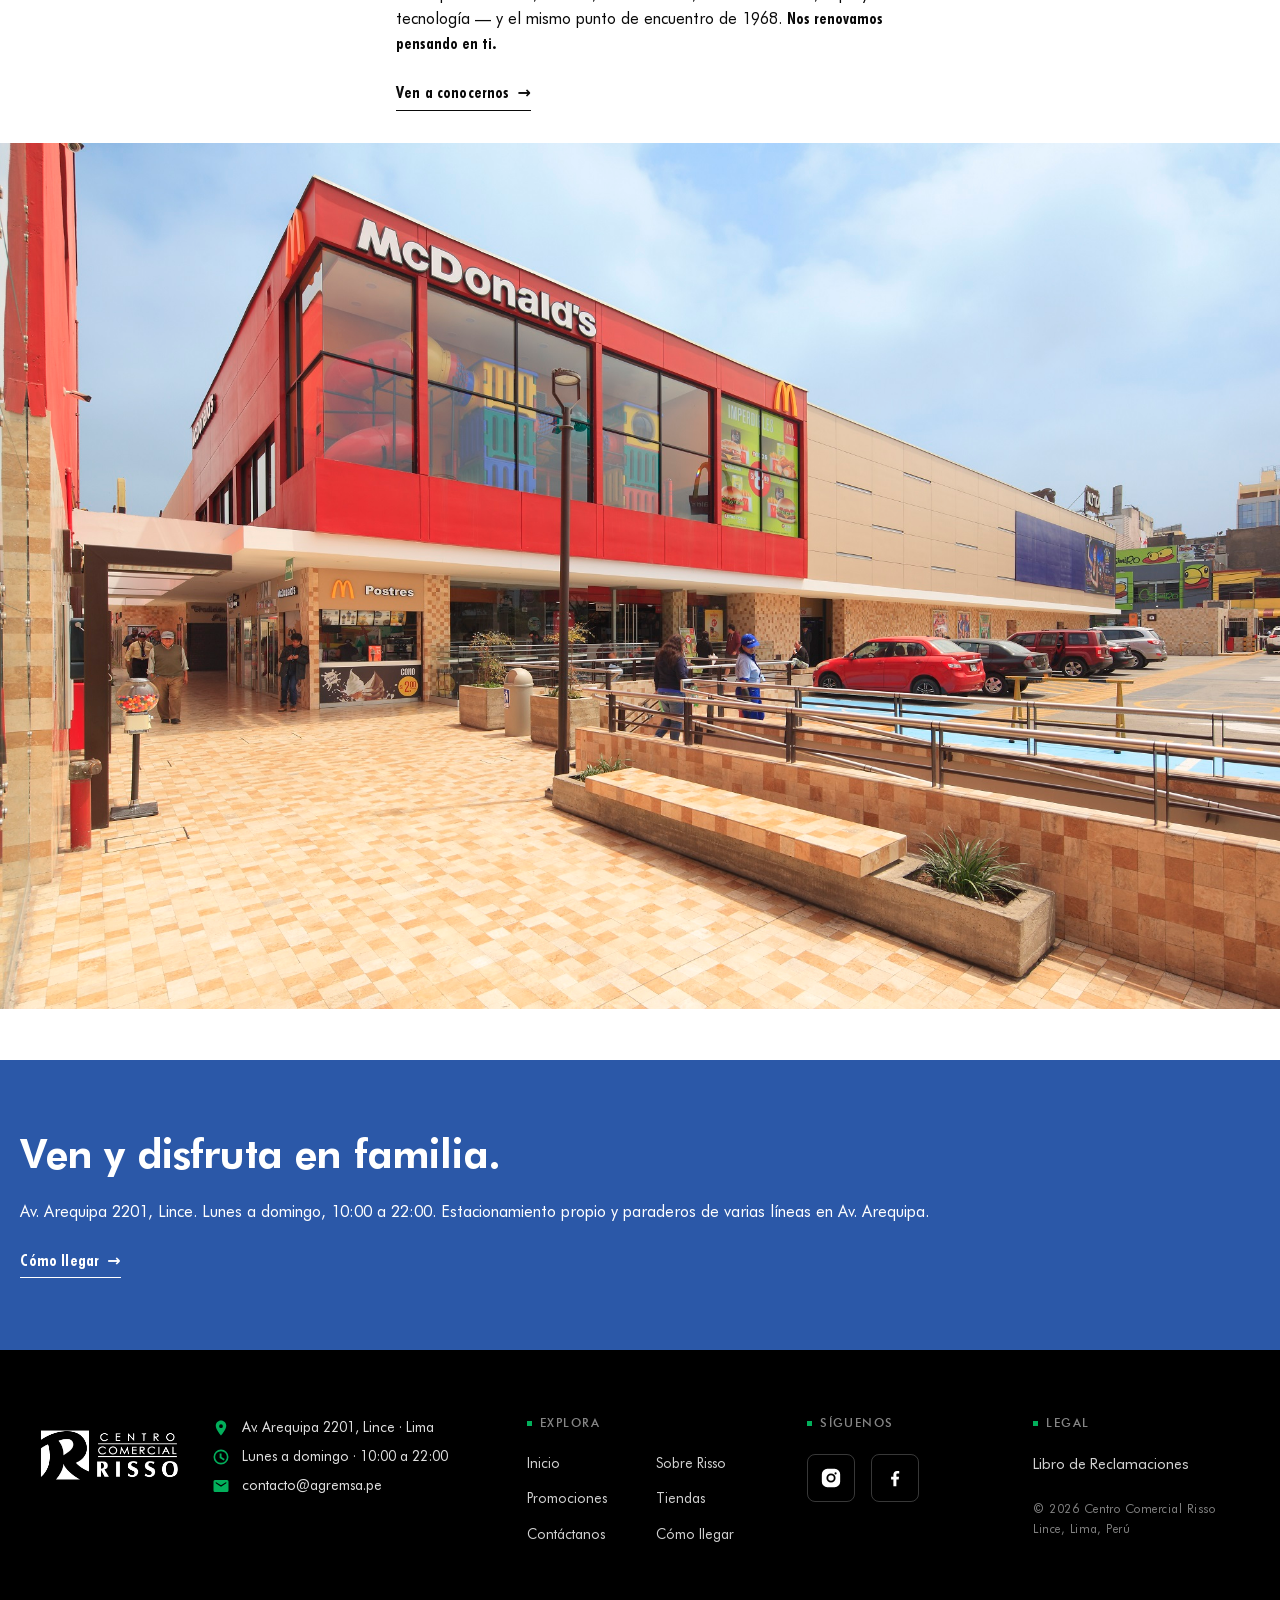
<file: v2/sobre-risso.html>
<!doctype html>
<html lang="es-PE">
<head>
  <meta charset="utf-8">
  <meta name="viewport" content="width=device-width, initial-scale=1">
  <title>Sobre Risso · Centro Comercial Risso · Lince, Lima</title>
  <meta name="description" content="La historia del Centro Comercial Risso: de la Casa Hacienda de Don Manuel Risso Diggione a más de 50 años reuniendo a Lince.">
  <meta name="theme-color" content="#018547">
  <meta property="og:type" content="website">
  <meta property="og:title" content="Sobre Risso · 50 años de historia en Lince">
  <meta property="og:description" content="De la Casa Hacienda de Don Manuel Risso Diggione a un centro comercial con más de cinco décadas de historia.">
  <link rel="icon" type="image/png" href="assets/img/logo.png">
  <link rel="stylesheet" href="assets/css/tokens.css">
  <link rel="stylesheet" href="assets/css/styles.css">
  <script src="assets/js/main.js" defer></script>
</head>
<body>
  <a href="#main" class="skip-link">Saltar al contenido</a>

  <header class="site-header is-on-dark" role="banner">
    <a href="index.html" class="brand" aria-label="Centro Comercial Risso · Inicio">
      <img src="assets/img/logo-white.png" alt="Centro Comercial Risso" width="120" height="28">
      <span class="brand-name">Risso</span>
    </a>
    <nav class="nav" aria-label="Navegación principal">
      <a href="index.html">Inicio</a>
      <a href="sobre-risso.html" class="is-active" aria-current="page">Sobre Risso</a>
      <a href="descuentos.html">Promociones</a>
      <a href="tiendas.html">Tiendas</a>
      <a href="como-llegar.html">Cómo llegar</a>
      <a href="contacto.html" class="nav-cta">Contáctanos</a>
    </nav>
    <button class="menu-btn" id="menu-btn" aria-label="Abrir menú" aria-expanded="false" aria-controls="mobile-drawer">
      <svg viewBox="0 0 24 24" fill="currentColor" aria-hidden="true"><rect x="3" y="5" width="18" height="2.6" rx="1.3"/><rect x="3" y="10.7" width="18" height="2.6" rx="1.3"/><rect x="3" y="16.4" width="18" height="2.6" rx="1.3"/></svg>
    </button>
    <div class="mobile-drawer" id="mobile-drawer" role="dialog" aria-modal="true" aria-labelledby="menu-btn" aria-hidden="true">
      <button class="drawer-close" aria-label="Cerrar menú">
        <svg viewBox="0 0 24 24" fill="currentColor" width="22" height="22" aria-hidden="true"><path d="M6.4 4.6 4.6 6.4 10.2 12l-5.6 5.6 1.8 1.8L12 13.8l5.6 5.6 1.8-1.8L13.8 12l5.6-5.6-1.8-1.8L12 10.2Z"/></svg>
      </button>
      <a href="index.html">Inicio</a>
      <a href="sobre-risso.html" aria-current="page">Sobre Risso</a>
      <a href="descuentos.html">Promociones</a>
      <a href="tiendas.html">Tiendas</a>
      <a href="como-llegar.html">Cómo llegar</a>
      <a href="contacto.html">Contáctanos</a>
    </div>
  </header>

  <main id="main">

    <!-- ============================================================
         PAGE OPEN
         ============================================================ -->
    <section class="page-open page-open--hero" aria-labelledby="page-title">
      <div class="page-hero">
        <div class="page-hero-copy">
          <h1 id="page-title">Una historia que empezó en una hacienda.</h1>
          <p class="lede">Aquí funcionó la Casa Hacienda de Don Manuel Risso Diggione. De ese fundo sale el nombre del centro comercial y buena parte de su historia: más de 50 años en la misma cuadra de Av. Arequipa.</p>
        </div>
        <figure class="page-hero-photo">
          <img src="assets/img/cc/ccrisso/quienessomos2_MG_5065.jpg" alt="Vecinos y visitantes del centro comercial" width="2000" height="1345">
        </figure>
      </div>
    </section>

    <!-- ============================================================
         GALLERY · "Hoy" — 4 escenas del CC que verás cuando vengas
         ============================================================ -->
    <section class="gallery-section gallery-section--bleed" aria-labelledby="hoy-title" data-od-id="sobre-galeria">
      <div class="container">
        <header class="gallery-head">
          <h2 id="hoy-title">El mismo lugar, ahora.</h2>
          <p class="lede">Cuatro escenas del Risso que verás cuando vengas, de día y al atardecer.</p>
        </header>
      </div>

      <div class="photo-grid">
        <figure class="photo-tile">
          <div class="photo-tile-img">
            <img src="assets/img/cc/ccrisso/galeria2_MG_4944.jpg" alt="Corredor central del centro comercial" loading="lazy">
          </div>
        </figure>

        <figure class="photo-tile">
          <div class="photo-tile-img">
            <img src="assets/img/cc/ccrisso/galeria3_MG_5035.jpg" alt="Galería techada con tragaluces" loading="lazy">
          </div>
        </figure>

        <figure class="photo-tile">
          <div class="photo-tile-img">
            <img src="assets/img/cc/ccrisso/galeria5_MG_5026.jpg" alt="La plaza al atardecer" loading="lazy">
          </div>
        </figure>

        <figure class="photo-tile">
          <div class="photo-tile-img">
            <img src="assets/img/cc/ccrisso/galeria7_MG_5023.jpg" alt="Directorio del centro comercial" loading="lazy">
          </div>
        </figure>
      </div>
    </section>

    <!-- ============================================================
         BEATS · Casa Hacienda → 1968 → hoy
         ============================================================ -->
    <section class="container beats-section" data-od-id="sobre-chapters" aria-labelledby="capitulos-title">

      <!-- SR-02 · encabezado que sustituye al índice de capítulos -->
      <header class="beats-intro">
        <h2 id="capitulos-title">De la hacienda al Risso de hoy.</h2>
      </header>

      <!-- BEAT 1 -->
      <article class="beat" id="capitulo-1" data-od-id="capitulo-hacienda">
        <div class="beat-year" aria-hidden="true">Siglo<br>XIX</div>
        <span class="beat-rail" aria-hidden="true"></span>
        <div class="beat-body">
          <h2>La Casa Hacienda de Don Manuel Risso Diggione</h2>
          <p>En lo que hoy es Av. Arequipa 2201 funcionó la Casa Hacienda de Don Manuel Risso Diggione, una de las más reconocidas del Fundo Lobatón. Cuando Lima se urbanizó, su memoria quedó en el nombre del nuevo proyecto: <em>Risso</em>.</p>
        </div>
        <div class="beat-image">
          <img src="assets/img/cc/ccrisso/quienessomos1_MG_4568.jpg" alt="La Casa Hacienda de los Risso Diggione, sobre cuyo solar se construyó el Centro Comercial Risso" loading="lazy">
        </div>
      </article>

      <!-- BEAT 2 -->
      <article class="beat" id="capitulo-2" data-od-id="capitulo-apertura">
        <div class="beat-year" aria-hidden="true">1968</div>
        <span class="beat-rail" aria-hidden="true"></span>
        <div class="beat-body">
          <h2>Apertura con Yompián, Labrousse y Marcantonio</h2>
          <p>El centro comercial abrió en 1968 con <strong>Yompián</strong>, <strong>Labrousse</strong> y <strong>Marcantonio</strong>: moda, comida y servicios para el día a día del barrio. Desde entonces es punto de encuentro para Lince y los distritos cercanos.</p>
        </div>
        <div class="beat-image">
          <img src="assets/img/cc/ccrisso/quienessomos_3.jpg" alt="Centro Comercial Risso recién inaugurado en 1968, con la tienda ancla Monterrey" loading="lazy">
        </div>
      </article>

      <!-- BEAT 3 -->
      <article class="beat" id="capitulo-3" data-od-id="capitulo-hoy">
        <div class="beat-year" aria-hidden="true">Hoy</div>
        <span class="beat-rail" aria-hidden="true"></span>
        <div class="beat-body">
          <h2>El Risso de hoy, cinco décadas después</h2>
          <p>Seguimos en la misma Av. Arequipa con el mismo propósito: ser útiles para la vida diaria de quienes viven, trabajan y nos visitan. Un solo piso con supermercados, bancos, restaurantes, entretenimiento, ropa y tecnología — y el mismo punto de encuentro de 1968. <strong>Nos renovamos pensando en ti.</strong></p>
          <p class="beat-cta">
            <a href="contacto.html" class="cta-link">Ven a conocernos</a>
          </p>
        </div>
        <div class="beat-image">
          <img src="assets/img/cc/ccrisso/galeria1_MG_4933.jpg" alt="Exterior del centro comercial sobre Av. Arequipa, con la fachada de McDonald's" loading="lazy">
        </div>
      </article>

    </section>

    <!-- ============================================================
         BAND · call out
         ============================================================ -->
    <section class="anchor anchor--blue" aria-label="Visítanos">
      <div class="container">
        <div class="anchor-grid">
          <div>
            <h2>Ven y disfruta en familia.</h2>
            <p>Av. Arequipa 2201, Lince. Lunes a domingo, 10:00 a 22:00. Estacionamiento propio y paraderos de varias líneas en Av. Arequipa.</p>
            <a href="como-llegar.html" class="cta-link">Cómo llegar</a>
          </div>
        </div>
      </div>
    </section>

  </main>

  <footer class="site-footer" role="contentinfo" data-od-id="site-footer">
  <div class="footer-inner">
    <div class="footer-top">

      <div class="footer-brand">
        <img src="assets/img/logo-white.png" alt="Centro Comercial Risso" width="120" height="28">
        <ul class="footer-contact">
          <li><svg viewBox="0 0 24 24" fill="currentColor" aria-hidden="true"><path fill-rule="evenodd" d="M12 2C8.13 2 5 5.13 5 9c0 5.25 7 13 7 13s7-7.75 7-13c0-3.87-3.13-7-7-7Zm0 5a2.5 2.5 0 1 1 0 5 2.5 2.5 0 0 1 0-5Z"/></svg><span>Av. Arequipa 2201, Lince · Lima</span></li>
          <li><svg viewBox="0 0 24 24" fill="currentColor" aria-hidden="true"><path fill-rule="evenodd" d="M12 2a10 10 0 1 0 0 20 10 10 0 0 0 0-20Zm0 2.2a7.8 7.8 0 1 1 0 15.6 7.8 7.8 0 0 1 0-15.6Z"/><path d="M12.7 7.2h-2.5v6.1l5.5 3.2 1.2-2-4.2-2.5Z"/></svg><span>Lunes a domingo · 10:00 a 22:00</span></li>
          <li><svg viewBox="0 0 24 24" fill="currentColor" aria-hidden="true"><path d="M20 4H4a2 2 0 0 0-2 2v12a2 2 0 0 0 2 2h16a2 2 0 0 0 2-2V6a2 2 0 0 0-2-2Zm-1 4.4L12 13 5 8.4V6.5l7 4.6 7-4.6Z"/></svg><a href="mailto:contacto@agremsa.pe">contacto@agremsa.pe</a></li>
        </ul>
      </div>

      <nav class="footer-col footer-col--explora" aria-label="Explora">
        <h4>Explora</h4>
        <ul>
          <li><a href="index.html">Inicio</a></li>
          <li><a href="sobre-risso.html">Sobre Risso</a></li>
          <li><a href="descuentos.html">Promociones</a></li>
          <li><a href="tiendas.html">Tiendas</a></li>
          <li><a href="contacto.html">Contáctanos</a></li>
          <li><a href="como-llegar.html">Cómo llegar</a></li>
        </ul>
      </nav>

      <div class="footer-col footer-col--social">
        <h4>Síguenos</h4>
        <ul class="footer-socials">
          <li><a href="https://www.instagram.com/c.c.risso/" target="_blank" rel="noopener" aria-label="Instagram">
            <svg viewBox="0 0 24 24" fill="currentColor" aria-hidden="true"><path fill-rule="evenodd" d="M8 2h8a6 6 0 0 1 6 6v8a6 6 0 0 1-6 6H8a6 6 0 0 1-6-6V8a6 6 0 0 1 6-6ZM7 12a5 5 0 1 0 10 0a5 5 0 1 0 -10 0ZM9 12a3 3 0 1 0 6 0a3 3 0 1 0 -6 0ZM15.85 7a1.15 1.15 0 1 0 2.3 0a1.15 1.15 0 1 0 -2.3 0Z"/></svg>
          </a></li>
          <li><a href="https://www.facebook.com/CentroComercialRisso/" target="_blank" rel="noopener" aria-label="Facebook">
            <svg viewBox="0 0 24 24" fill="currentColor" aria-hidden="true"><path d="M13.5 21v-7.5h2.5l.4-3h-2.9V8.6c0-.86.24-1.45 1.47-1.45H16.6V4.43c-.28-.04-1.25-.12-2.38-.12-2.36 0-3.97 1.44-3.97 4.08v2.11H7.75v3h2.5V21h3.25z"/></svg>
          </a></li>
        </ul>
      </div>

      <nav class="footer-col footer-col--legal" aria-label="Legal">
        <h4>Legal</h4>
        <ul>
          <li><a href="libro-reclamaciones.html">Libro de Reclamaciones</a></li>
        </ul>
        <p class="footer-legal-note">© 2026 Centro Comercial Risso<br>Lince, Lima, Perú</p>
      </nav>

    </div>
  </div>
</footer>
</body>
</html>
</file>
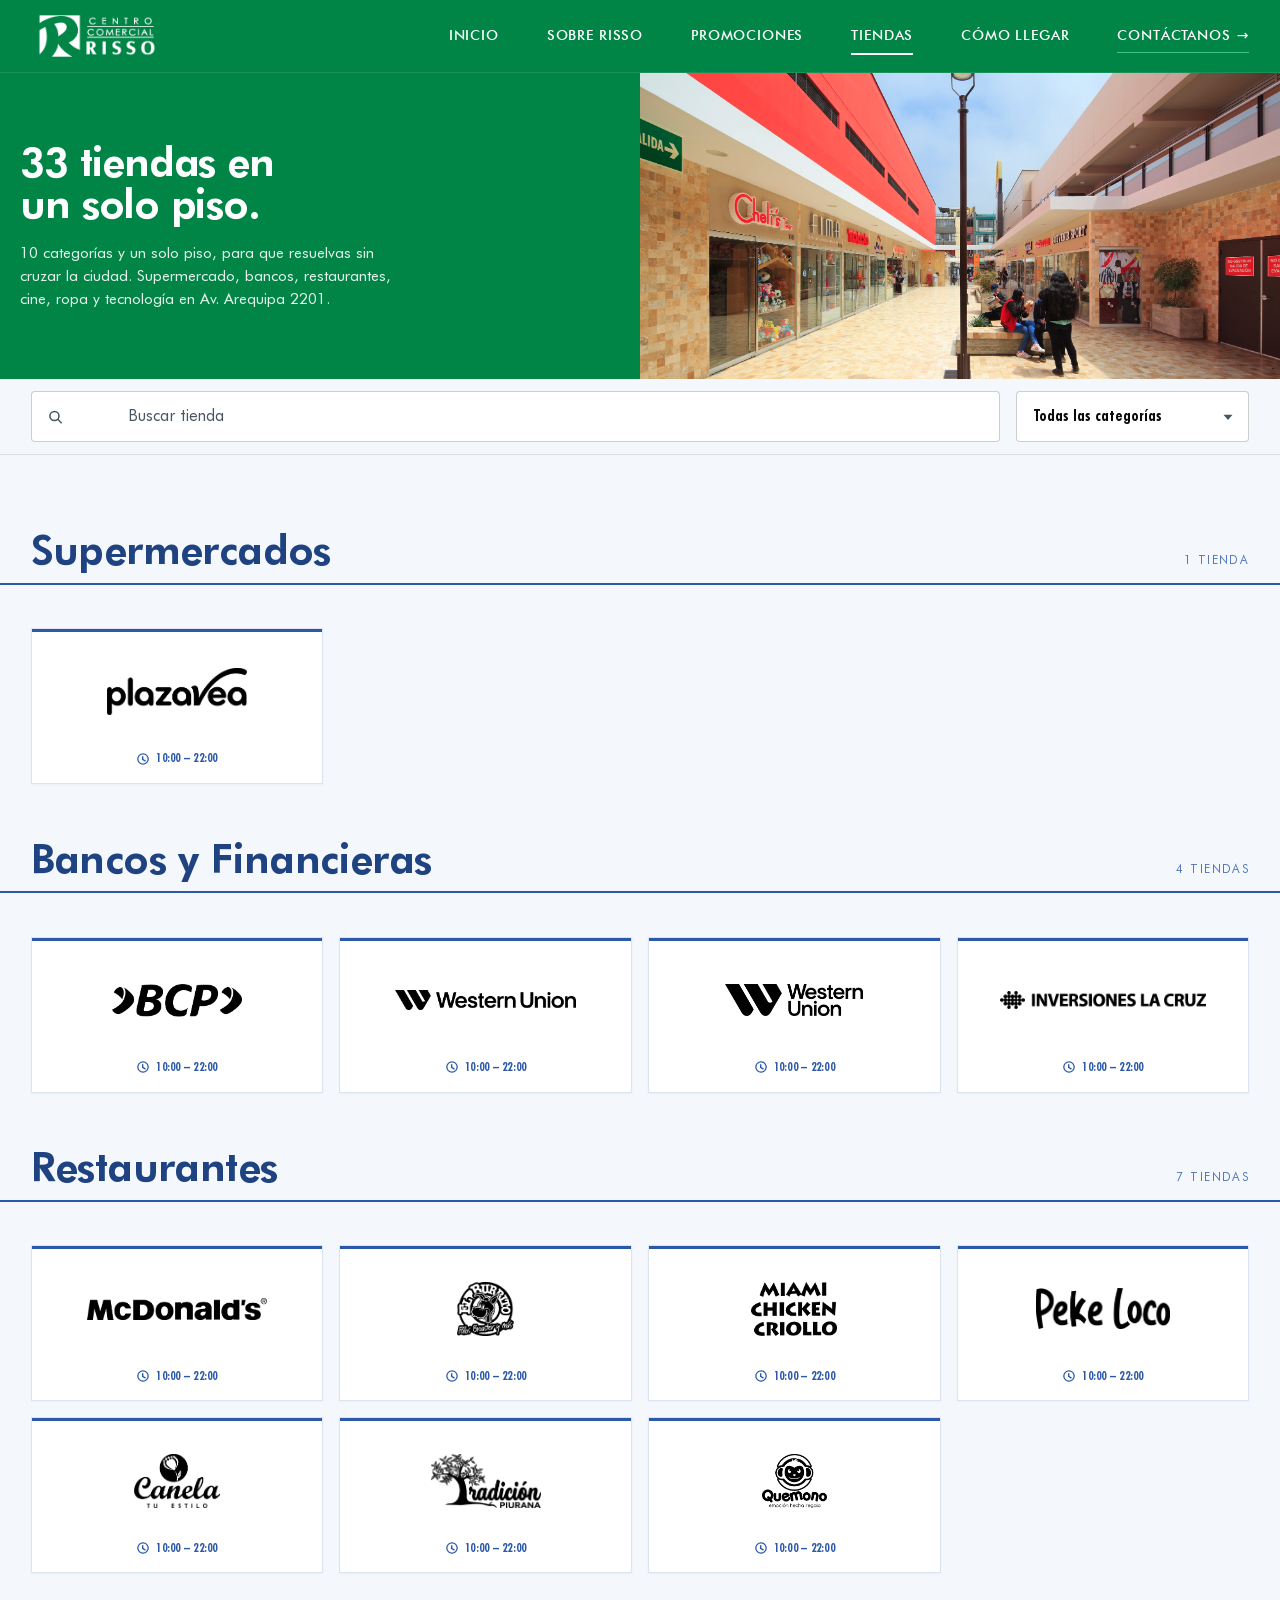
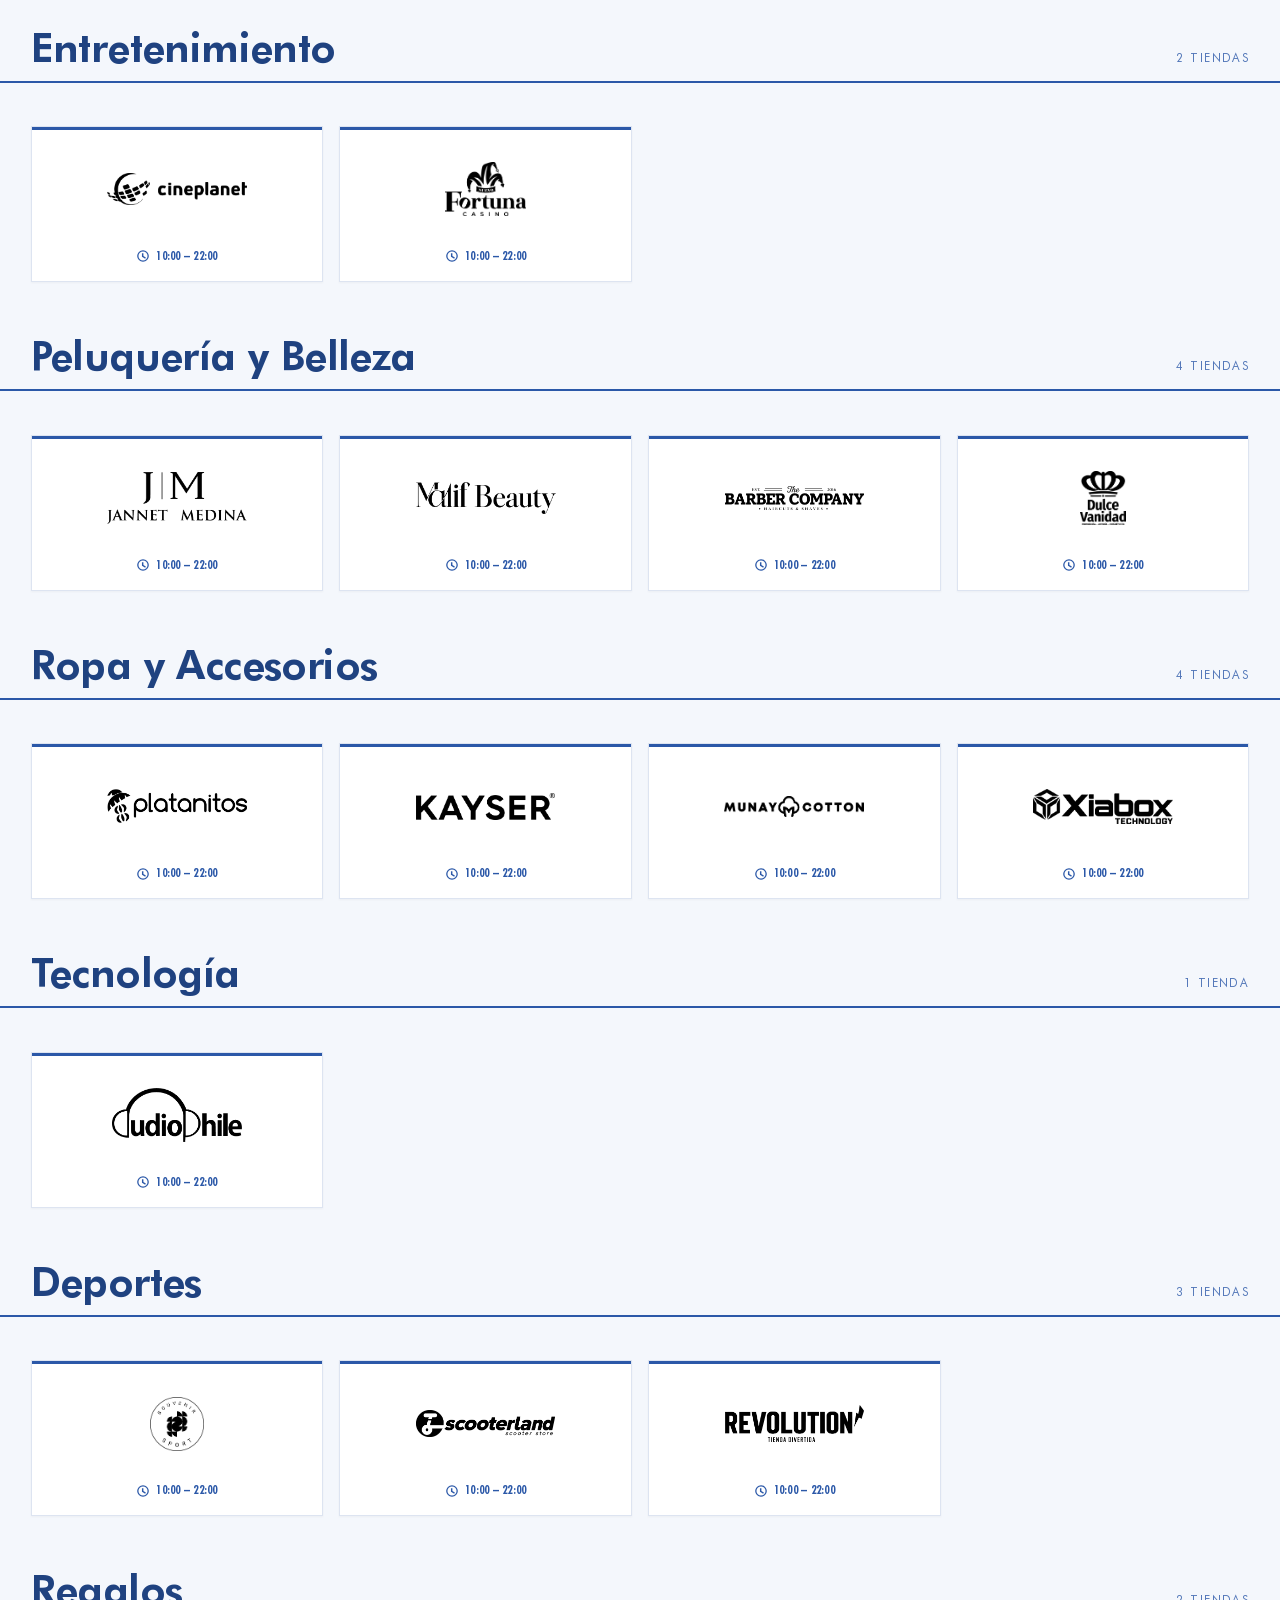
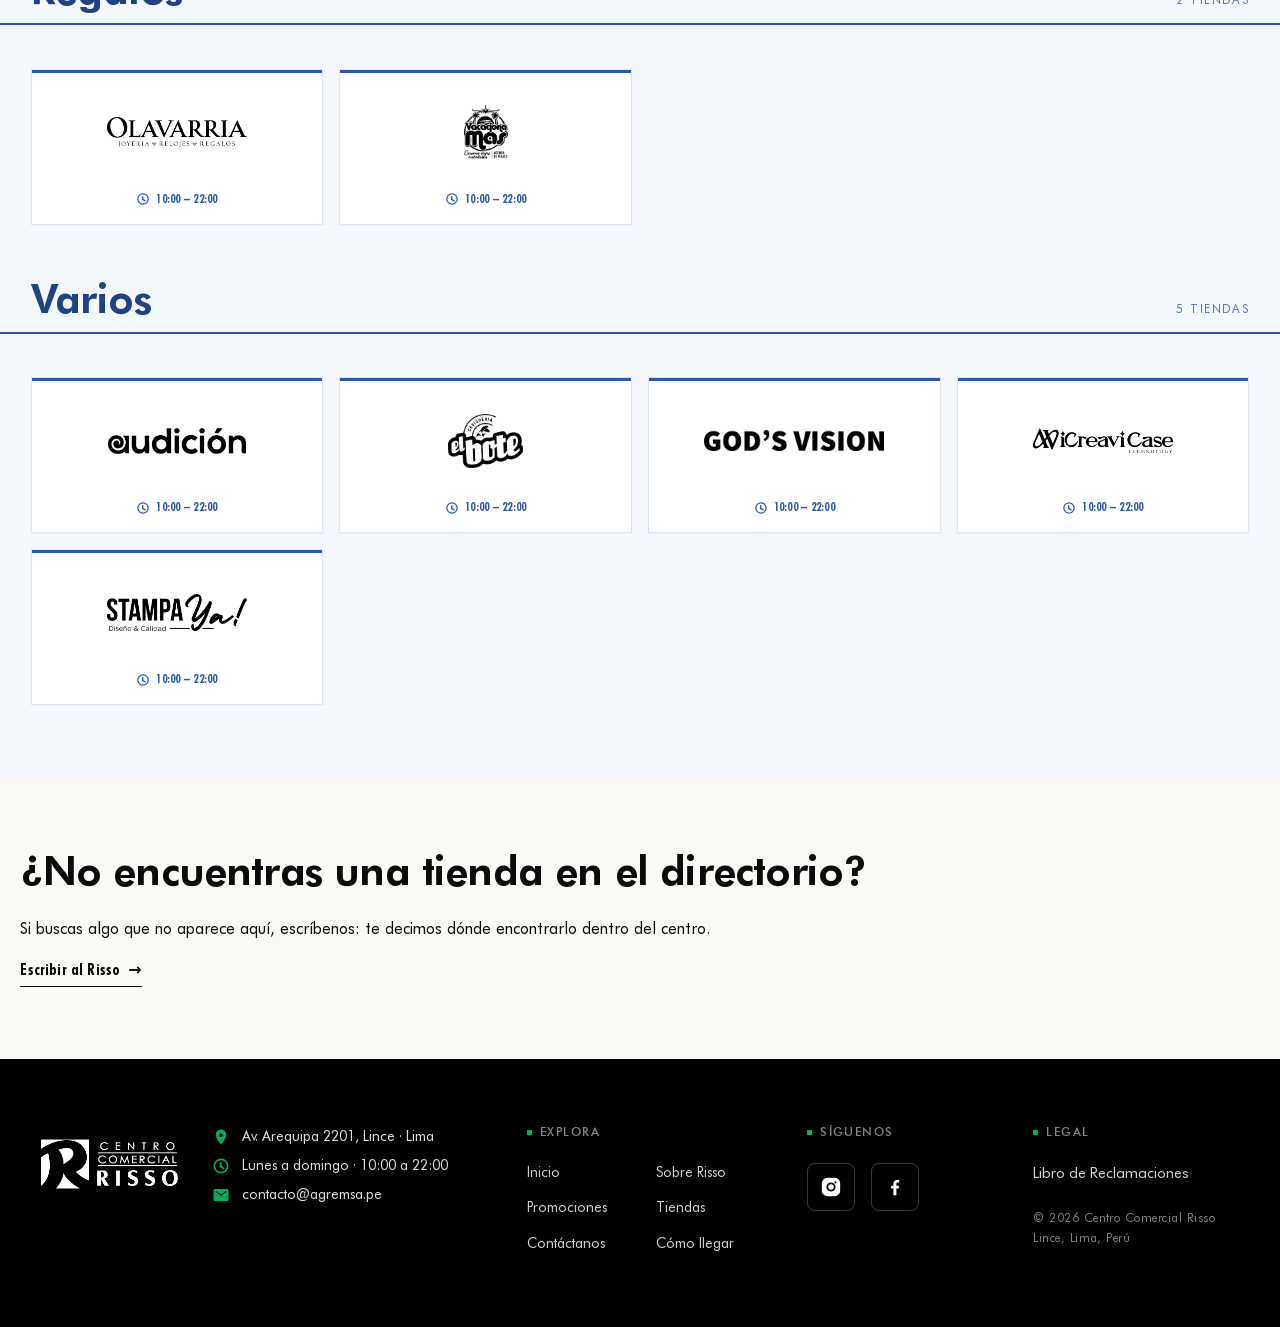
<file: v2/tiendas.html>
<!doctype html>
<html lang="es-PE" class="tiendas-page">
<head>
  <meta charset="utf-8">
  <meta name="viewport" content="width=device-width, initial-scale=1">
  <title>Tiendas · Centro Comercial Risso · Lince, Lima</title>
  <meta name="description" content="Directorio completo del Centro Comercial Risso: 33 tiendas en 10 categorías, de supermercado a tecnología, en Av. Arequipa 2201, Lince.">
  <meta name="theme-color" content="#02AF5B">
  <meta property="og:type" content="website">
  <meta property="og:title" content="Tiendas · Centro Comercial Risso · Lince">
  <meta property="og:description" content="33 tiendas en 10 categorías y un solo piso, en Av. Arequipa 2201, Lince.">
  <link rel="icon" type="image/png" href="assets/img/logo.png">
  <link rel="stylesheet" href="assets/css/tokens.css">
  <link rel="stylesheet" href="assets/css/styles.css">
  <script src="assets/js/main.js" defer></script>
</head>
<body>
  <a href="#main" class="skip-link">Saltar al contenido</a>

  <header class="site-header is-on-dark" role="banner">
    <a href="index.html" class="brand" aria-label="Centro Comercial Risso · Inicio">
      <img src="assets/img/logo-white.png" alt="Centro Comercial Risso" width="120" height="28">
      <span class="brand-name">Risso</span>
    </a>
    <nav class="nav" aria-label="Navegación principal">
      <a href="index.html">Inicio</a>
      <a href="sobre-risso.html">Sobre Risso</a>
      <a href="descuentos.html">Promociones</a>
      <a href="tiendas.html" class="is-active" aria-current="page">Tiendas</a>
      <a href="como-llegar.html">Cómo llegar</a>
      <a href="contacto.html" class="nav-cta">Contáctanos</a>
    </nav>
    <button class="menu-btn" id="menu-btn" aria-label="Abrir menú" aria-expanded="false" aria-controls="mobile-drawer">
      <svg viewBox="0 0 24 24" fill="currentColor" aria-hidden="true"><rect x="3" y="5" width="18" height="2.6" rx="1.3"/><rect x="3" y="10.7" width="18" height="2.6" rx="1.3"/><rect x="3" y="16.4" width="18" height="2.6" rx="1.3"/></svg>
    </button>
    <div class="mobile-drawer" id="mobile-drawer" role="dialog" aria-modal="true" aria-labelledby="menu-btn" aria-hidden="true">
      <button class="drawer-close" aria-label="Cerrar menú">
        <svg viewBox="0 0 24 24" fill="currentColor" width="22" height="22" aria-hidden="true"><path d="M6.4 4.6 4.6 6.4 10.2 12l-5.6 5.6 1.8 1.8L12 13.8l5.6 5.6 1.8-1.8L13.8 12l5.6-5.6-1.8-1.8L12 10.2Z"/></svg>
      </button>
      <a href="index.html">Inicio</a>
      <a href="sobre-risso.html">Sobre Risso</a>
      <a href="descuentos.html">Promociones</a>
      <a href="tiendas.html" aria-current="page">Tiendas</a>
      <a href="como-llegar.html">Cómo llegar</a>
      <a href="contacto.html">Contáctanos</a>
    </div>
  </header>

  <main id="main">

    <!-- ============================================================
         PAGE OPEN
         ============================================================ -->
    <section class="page-open page-open--hero" aria-labelledby="page-title">
      <div class="page-hero">
        <div class="page-hero-copy">
          <h1 id="page-title">33 tiendas en un solo piso.</h1>
          <p class="lede">10 categorías y un solo piso, para que resuelvas sin cruzar la ciudad. Supermercado, bancos, restaurantes, cine, ropa y tecnología en Av. Arequipa 2201.</p>
        </div>
        <figure class="page-hero-photo">
          <img src="assets/img/cc/ccrisso/galeria4_MG_4948.jpg" alt="Pasillo interior del centro comercial con tiendas a ambos lados" width="2000" height="1341">
        </figure>
      </div>
    </section>

    <!-- TD-01 · filtro desplegable + buscador -->
    <div class="directory-filter" role="search">
      <div class="directory-filter-inner">
        <div class="filter-field filter-field--search">
          <label class="u-visually-hidden" for="store-search">Buscar tienda por nombre</label>
          <svg viewBox="0 0 24 24" fill="currentColor" class="search-icon" aria-hidden="true"><path fill-rule="evenodd" d="M10.5 3a7.5 7.5 0 1 0 0 15 7.5 7.5 0 0 0 0-15Zm0 2.2a5.3 5.3 0 1 1 0 10.6 5.3 5.3 0 0 1 0-10.6Z"/><path d="m15.9 14.5 5.5 5.5-1.4 1.4-5.5-5.5Z"/></svg>
          <input type="search" id="store-search" class="store-search" placeholder="Buscar tienda" autocomplete="off" aria-controls="directory">
        </div>
        <div class="filter-field">
          <label class="u-visually-hidden" for="cat-filter">Filtrar por categoría</label>
          <div class="select-wrap">
            <select id="cat-filter" class="cat-select" aria-label="Filtrar el directorio por categoría">
            <option value="all">Todas las categorías</option>
          <option value="supermercados">Supermercados (1)</option>
          <option value="bancos">Bancos y Financieras (4)</option>
          <option value="restaurantes">Restaurantes (7)</option>
          <option value="entretenimiento">Entretenimiento (2)</option>
          <option value="belleza">Peluquería y Belleza (4)</option>
          <option value="ropa">Ropa y Accesorios (4)</option>
          <option value="tecnologia">Tecnología (1)</option>
          <option value="deportes">Deportes (3)</option>
          <option value="regalos">Regalos (2)</option>
          <option value="varios">Varios (5)</option>
            </select>
            <svg viewBox="0 0 24 24" fill="currentColor" class="select-caret" aria-hidden="true"><path d="M6 9h12l-6 7Z"/></svg>
          </div>
        </div>
        <p class="u-visually-hidden" id="filter-status" role="status" aria-live="polite"></p>
      </div>
    </div>

    <!-- ============================================================
         DIRECTORY · editorial list (10 categorías), no full-bleed bands.
         2 columnas en lg+ para aprovechar el ancho y evitar un scroll
         vertical excesivo en pantallas grandes.
         ============================================================ -->
    <section class="directory-section">
      
      
      
      <div class="directory" id="directory">
        <section class="store-group" id="supermercados" aria-labelledby="cat-1">
          <div class="store-group-head">
            <h2 id="cat-1">Supermercados</h2>
            <p class="directory-count">1 tienda</p>
          </div>
          <ul class="store-grid">
            <li class="store-card" data-cat="supermercados" data-hours="10:00 – 22:00">
              <span class="store-logo"><img src="assets/img/tenants/logos/PlazaVea_logo_rgb_blanco.png" alt="Plaza Vea" data-logo="plazavea-logo-rgb-blanco" loading="lazy"></span>
              <span class="store-hours">
                <svg viewBox="0 0 24 24" fill="currentColor" aria-hidden="true"><path fill-rule="evenodd" d="M12 2a10 10 0 1 0 0 20 10 10 0 0 0 0-20Zm0 2.2a7.8 7.8 0 1 1 0 15.6 7.8 7.8 0 0 1 0-15.6Z"/><path d="M12.7 7.2h-2.5v6.1l5.5 3.2 1.2-2-4.2-2.5Z"/></svg>
                10:00 – 22:00
              </span>
            </li>
          </ul>
        </section>

        <section class="store-group" id="bancos" aria-labelledby="cat-2">
          <div class="store-group-head">
            <h2 id="cat-2">Bancos y Financieras</h2>
            <p class="directory-count">4 tiendas</p>
          </div>
          <ul class="store-grid">
            <li class="store-card" data-cat="bancos" data-hours="10:00 – 22:00">
              <span class="store-logo"><img src="assets/img/tenants/logos/BCP_logo_blanco.png" alt="BCP" data-logo="bcp-logo-blanco" loading="lazy"></span>
              <span class="store-hours">
                <svg viewBox="0 0 24 24" fill="currentColor" aria-hidden="true"><path fill-rule="evenodd" d="M12 2a10 10 0 1 0 0 20 10 10 0 0 0 0-20Zm0 2.2a7.8 7.8 0 1 1 0 15.6 7.8 7.8 0 0 1 0-15.6Z"/><path d="M12.7 7.2h-2.5v6.1l5.5 3.2 1.2-2-4.2-2.5Z"/></svg>
                10:00 – 22:00
              </span>
            </li>
            <li class="store-card" data-cat="bancos" data-hours="10:00 – 22:00">
              <span class="store-logo"><img src="assets/img/tenants/logos/WesternUnion_logo_2023_Unalinea_blanco.png" alt="Western Union" data-logo="westernunion-logo-2023-unalinea-blanco" loading="lazy"></span>
              <span class="store-hours">
                <svg viewBox="0 0 24 24" fill="currentColor" aria-hidden="true"><path fill-rule="evenodd" d="M12 2a10 10 0 1 0 0 20 10 10 0 0 0 0-20Zm0 2.2a7.8 7.8 0 1 1 0 15.6 7.8 7.8 0 0 1 0-15.6Z"/><path d="M12.7 7.2h-2.5v6.1l5.5 3.2 1.2-2-4.2-2.5Z"/></svg>
                10:00 – 22:00
              </span>
            </li>
            <li class="store-card" data-cat="bancos" data-hours="10:00 – 22:00">
              <span class="store-logo"><img src="assets/img/tenants/logos/WesternUnion_logo_2023_Doslineas_blanco.png" alt="Western Union" data-logo="westernunion-logo-2023-doslineas-blanco" loading="lazy"></span>
              <span class="store-hours">
                <svg viewBox="0 0 24 24" fill="currentColor" aria-hidden="true"><path fill-rule="evenodd" d="M12 2a10 10 0 1 0 0 20 10 10 0 0 0 0-20Zm0 2.2a7.8 7.8 0 1 1 0 15.6 7.8 7.8 0 0 1 0-15.6Z"/><path d="M12.7 7.2h-2.5v6.1l5.5 3.2 1.2-2-4.2-2.5Z"/></svg>
                10:00 – 22:00
              </span>
            </li>
            <li class="store-card" data-cat="bancos" data-hours="10:00 – 22:00">
              <span class="store-logo"><img src="assets/img/tenants/logos/inv-la-cruz-horizontal_logo_blanco.png" alt="La Cruz" data-logo="inv-la-cruz-horizontal-logo-blanco" loading="lazy"></span>
              <span class="store-hours">
                <svg viewBox="0 0 24 24" fill="currentColor" aria-hidden="true"><path fill-rule="evenodd" d="M12 2a10 10 0 1 0 0 20 10 10 0 0 0 0-20Zm0 2.2a7.8 7.8 0 1 1 0 15.6 7.8 7.8 0 0 1 0-15.6Z"/><path d="M12.7 7.2h-2.5v6.1l5.5 3.2 1.2-2-4.2-2.5Z"/></svg>
                10:00 – 22:00
              </span>
            </li>
          </ul>
        </section>

        <section class="store-group" id="restaurantes" aria-labelledby="cat-3">
          <div class="store-group-head">
            <h2 id="cat-3">Restaurantes</h2>
            <p class="directory-count">7 tiendas</p>
          </div>
          <ul class="store-grid">
            <li class="store-card" data-cat="restaurantes" data-hours="10:00 – 22:00">
              <span class="store-logo"><img src="assets/img/tenants/logos/mcdonalds-wordmark_logo_blanco.png" alt="McDonald's" data-logo="mcdonalds-wordmark-logo-blanco" loading="lazy"></span>
              <span class="store-hours">
                <svg viewBox="0 0 24 24" fill="currentColor" aria-hidden="true"><path fill-rule="evenodd" d="M12 2a10 10 0 1 0 0 20 10 10 0 0 0 0-20Zm0 2.2a7.8 7.8 0 1 1 0 15.6 7.8 7.8 0 0 1 0-15.6Z"/><path d="M12.7 7.2h-2.5v6.1l5.5 3.2 1.2-2-4.2-2.5Z"/></svg>
                10:00 – 22:00
              </span>
            </li>
            <li class="store-card" data-cat="restaurantes" data-hours="10:00 – 22:00">
              <span class="store-logo"><img src="assets/img/tenants/logos/El_burrito_logo_blanco.png" alt="El Burrito" data-logo="el-burrito-logo-blanco" loading="lazy"></span>
              <span class="store-hours">
                <svg viewBox="0 0 24 24" fill="currentColor" aria-hidden="true"><path fill-rule="evenodd" d="M12 2a10 10 0 1 0 0 20 10 10 0 0 0 0-20Zm0 2.2a7.8 7.8 0 1 1 0 15.6 7.8 7.8 0 0 1 0-15.6Z"/><path d="M12.7 7.2h-2.5v6.1l5.5 3.2 1.2-2-4.2-2.5Z"/></svg>
                10:00 – 22:00
              </span>
            </li>
            <li class="store-card" data-cat="restaurantes" data-hours="10:00 – 22:00">
              <span class="store-logo"><img src="assets/img/tenants/logos/Miami_Chicken_Criollo_logo_blanco.png" alt="Miami Chicken Criollo" data-logo="miami-chicken-criollo-logo-blanco" loading="lazy"></span>
              <span class="store-hours">
                <svg viewBox="0 0 24 24" fill="currentColor" aria-hidden="true"><path fill-rule="evenodd" d="M12 2a10 10 0 1 0 0 20 10 10 0 0 0 0-20Zm0 2.2a7.8 7.8 0 1 1 0 15.6 7.8 7.8 0 0 1 0-15.6Z"/><path d="M12.7 7.2h-2.5v6.1l5.5 3.2 1.2-2-4.2-2.5Z"/></svg>
                10:00 – 22:00
              </span>
            </li>
            <li class="store-card" data-cat="restaurantes" data-hours="10:00 – 22:00">
              <span class="store-logo"><img src="assets/img/tenants/logos/PEKELOCO_logo_blanco.png" alt="Pekeloco" data-logo="pekeloco-logo-blanco" loading="lazy"></span>
              <span class="store-hours">
                <svg viewBox="0 0 24 24" fill="currentColor" aria-hidden="true"><path fill-rule="evenodd" d="M12 2a10 10 0 1 0 0 20 10 10 0 0 0 0-20Zm0 2.2a7.8 7.8 0 1 1 0 15.6 7.8 7.8 0 0 1 0-15.6Z"/><path d="M12.7 7.2h-2.5v6.1l5.5 3.2 1.2-2-4.2-2.5Z"/></svg>
                10:00 – 22:00
              </span>
            </li>
            <li class="store-card" data-cat="restaurantes" data-hours="10:00 – 22:00">
              <span class="store-logo"><img src="assets/img/tenants/logos/canela_logo_blanco.png" alt="Canela" data-logo="canela-logo-blanco" loading="lazy"></span>
              <span class="store-hours">
                <svg viewBox="0 0 24 24" fill="currentColor" aria-hidden="true"><path fill-rule="evenodd" d="M12 2a10 10 0 1 0 0 20 10 10 0 0 0 0-20Zm0 2.2a7.8 7.8 0 1 1 0 15.6 7.8 7.8 0 0 1 0-15.6Z"/><path d="M12.7 7.2h-2.5v6.1l5.5 3.2 1.2-2-4.2-2.5Z"/></svg>
                10:00 – 22:00
              </span>
            </li>
            <li class="store-card" data-cat="restaurantes" data-hours="10:00 – 22:00">
              <span class="store-logo"><img src="assets/img/tenants/logos/TradicionPiurana_logo_blanco.png" alt="Tradición Piurana" data-logo="tradicionpiurana-logo-blanco" loading="lazy"></span>
              <span class="store-hours">
                <svg viewBox="0 0 24 24" fill="currentColor" aria-hidden="true"><path fill-rule="evenodd" d="M12 2a10 10 0 1 0 0 20 10 10 0 0 0 0-20Zm0 2.2a7.8 7.8 0 1 1 0 15.6 7.8 7.8 0 0 1 0-15.6Z"/><path d="M12.7 7.2h-2.5v6.1l5.5 3.2 1.2-2-4.2-2.5Z"/></svg>
                10:00 – 22:00
              </span>
            </li>
            <li class="store-card" data-cat="restaurantes" data-hours="10:00 – 22:00">
              <span class="store-logo"><img src="assets/img/tenants/logos/quemono_logo_blanco.png" alt="Qué Mono" data-logo="quemono-logo-blanco" loading="lazy"></span>
              <span class="store-hours">
                <svg viewBox="0 0 24 24" fill="currentColor" aria-hidden="true"><path fill-rule="evenodd" d="M12 2a10 10 0 1 0 0 20 10 10 0 0 0 0-20Zm0 2.2a7.8 7.8 0 1 1 0 15.6 7.8 7.8 0 0 1 0-15.6Z"/><path d="M12.7 7.2h-2.5v6.1l5.5 3.2 1.2-2-4.2-2.5Z"/></svg>
                10:00 – 22:00
              </span>
            </li>
          </ul>
        </section>

        <section class="store-group" id="entretenimiento" aria-labelledby="cat-4">
          <div class="store-group-head">
            <h2 id="cat-4">Entretenimiento</h2>
            <p class="directory-count">2 tiendas</p>
          </div>
          <ul class="store-grid">
            <li class="store-card" data-cat="entretenimiento" data-hours="10:00 – 22:00">
              <span class="store-logo"><img src="assets/img/tenants/logos/cineplanet_logo_blanco.png" alt="Cineplanet" data-logo="cineplanet-logo-blanco" loading="lazy"></span>
              <span class="store-hours">
                <svg viewBox="0 0 24 24" fill="currentColor" aria-hidden="true"><path fill-rule="evenodd" d="M12 2a10 10 0 1 0 0 20 10 10 0 0 0 0-20Zm0 2.2a7.8 7.8 0 1 1 0 15.6 7.8 7.8 0 0 1 0-15.6Z"/><path d="M12.7 7.2h-2.5v6.1l5.5 3.2 1.2-2-4.2-2.5Z"/></svg>
                10:00 – 22:00
              </span>
            </li>
            <li class="store-card" data-cat="entretenimiento" data-hours="10:00 – 22:00">
              <span class="store-logo"><img src="assets/img/tenants/logos/Nuevo_Fortuna_Casino_logo_blanco.png" alt="Nuevo Fortuna Casino" data-logo="nuevo-fortuna-casino-logo-blanco" loading="lazy"></span>
              <span class="store-hours">
                <svg viewBox="0 0 24 24" fill="currentColor" aria-hidden="true"><path fill-rule="evenodd" d="M12 2a10 10 0 1 0 0 20 10 10 0 0 0 0-20Zm0 2.2a7.8 7.8 0 1 1 0 15.6 7.8 7.8 0 0 1 0-15.6Z"/><path d="M12.7 7.2h-2.5v6.1l5.5 3.2 1.2-2-4.2-2.5Z"/></svg>
                10:00 – 22:00
              </span>
            </li>
          </ul>
        </section>

        <section class="store-group" id="belleza" aria-labelledby="cat-5">
          <div class="store-group-head">
            <h2 id="cat-5">Peluquería y Belleza</h2>
            <p class="directory-count">4 tiendas</p>
          </div>
          <ul class="store-grid">
            <li class="store-card" data-cat="belleza" data-hours="10:00 – 22:00">
              <span class="store-logo"><img src="assets/img/tenants/logos/JannetMedina_logo_blanco.png" alt="Jannet Medina" data-logo="jannetmedina-logo-blanco" loading="lazy"></span>
              <span class="store-hours">
                <svg viewBox="0 0 24 24" fill="currentColor" aria-hidden="true"><path fill-rule="evenodd" d="M12 2a10 10 0 1 0 0 20 10 10 0 0 0 0-20Zm0 2.2a7.8 7.8 0 1 1 0 15.6 7.8 7.8 0 0 1 0-15.6Z"/><path d="M12.7 7.2h-2.5v6.1l5.5 3.2 1.2-2-4.2-2.5Z"/></svg>
                10:00 – 22:00
              </span>
            </li>
            <li class="store-card" data-cat="belleza" data-hours="10:00 – 22:00">
              <span class="store-logo"><img src="assets/img/tenants/logos/Malif_Beauty_logo_blanco.png" alt="Malif Beauty" data-logo="malif-beauty-logo-blanco" loading="lazy"></span>
              <span class="store-hours">
                <svg viewBox="0 0 24 24" fill="currentColor" aria-hidden="true"><path fill-rule="evenodd" d="M12 2a10 10 0 1 0 0 20 10 10 0 0 0 0-20Zm0 2.2a7.8 7.8 0 1 1 0 15.6 7.8 7.8 0 0 1 0-15.6Z"/><path d="M12.7 7.2h-2.5v6.1l5.5 3.2 1.2-2-4.2-2.5Z"/></svg>
                10:00 – 22:00
              </span>
            </li>
            <li class="store-card" data-cat="belleza" data-hours="10:00 – 22:00">
              <span class="store-logo"><img src="assets/img/tenants/logos/TheBarbarCompany_logo_blanco.png" alt="The Barbar Company" data-logo="thebarbarcompany-logo-blanco" loading="lazy"></span>
              <span class="store-hours">
                <svg viewBox="0 0 24 24" fill="currentColor" aria-hidden="true"><path fill-rule="evenodd" d="M12 2a10 10 0 1 0 0 20 10 10 0 0 0 0-20Zm0 2.2a7.8 7.8 0 1 1 0 15.6 7.8 7.8 0 0 1 0-15.6Z"/><path d="M12.7 7.2h-2.5v6.1l5.5 3.2 1.2-2-4.2-2.5Z"/></svg>
                10:00 – 22:00
              </span>
            </li>
            <li class="store-card" data-cat="belleza" data-hours="10:00 – 22:00">
              <span class="store-logo"><img src="assets/img/tenants/logos/dulce_vanidad_logo_blanco.png" alt="Dulce Vanidad" data-logo="dulce-vanidad-logo-blanco" loading="lazy"></span>
              <span class="store-hours">
                <svg viewBox="0 0 24 24" fill="currentColor" aria-hidden="true"><path fill-rule="evenodd" d="M12 2a10 10 0 1 0 0 20 10 10 0 0 0 0-20Zm0 2.2a7.8 7.8 0 1 1 0 15.6 7.8 7.8 0 0 1 0-15.6Z"/><path d="M12.7 7.2h-2.5v6.1l5.5 3.2 1.2-2-4.2-2.5Z"/></svg>
                10:00 – 22:00
              </span>
            </li>
          </ul>
        </section>

        <section class="store-group" id="ropa" aria-labelledby="cat-6">
          <div class="store-group-head">
            <h2 id="cat-6">Ropa y Accesorios</h2>
            <p class="directory-count">4 tiendas</p>
          </div>
          <ul class="store-grid">
            <li class="store-card" data-cat="ropa" data-hours="10:00 – 22:00">
              <span class="store-logo"><img src="assets/img/tenants/logos/platanitos_logo_blanco.png" alt="Platanitos" data-logo="platanitos-logo-blanco" loading="lazy"></span>
              <span class="store-hours">
                <svg viewBox="0 0 24 24" fill="currentColor" aria-hidden="true"><path fill-rule="evenodd" d="M12 2a10 10 0 1 0 0 20 10 10 0 0 0 0-20Zm0 2.2a7.8 7.8 0 1 1 0 15.6 7.8 7.8 0 0 1 0-15.6Z"/><path d="M12.7 7.2h-2.5v6.1l5.5 3.2 1.2-2-4.2-2.5Z"/></svg>
                10:00 – 22:00
              </span>
            </li>
            <li class="store-card" data-cat="ropa" data-hours="10:00 – 22:00">
              <span class="store-logo"><img src="assets/img/tenants/logos/kayser_logo_blanco.png" alt="Kayser" data-logo="kayser-logo-blanco" loading="lazy"></span>
              <span class="store-hours">
                <svg viewBox="0 0 24 24" fill="currentColor" aria-hidden="true"><path fill-rule="evenodd" d="M12 2a10 10 0 1 0 0 20 10 10 0 0 0 0-20Zm0 2.2a7.8 7.8 0 1 1 0 15.6 7.8 7.8 0 0 1 0-15.6Z"/><path d="M12.7 7.2h-2.5v6.1l5.5 3.2 1.2-2-4.2-2.5Z"/></svg>
                10:00 – 22:00
              </span>
            </li>
            <li class="store-card" data-cat="ropa" data-hours="10:00 – 22:00">
              <span class="store-logo"><img src="assets/img/tenants/logos/munay_Cotton_logo_blanco.png" alt="Munay Cotton" data-logo="munay-cotton-logo-blanco" loading="lazy"></span>
              <span class="store-hours">
                <svg viewBox="0 0 24 24" fill="currentColor" aria-hidden="true"><path fill-rule="evenodd" d="M12 2a10 10 0 1 0 0 20 10 10 0 0 0 0-20Zm0 2.2a7.8 7.8 0 1 1 0 15.6 7.8 7.8 0 0 1 0-15.6Z"/><path d="M12.7 7.2h-2.5v6.1l5.5 3.2 1.2-2-4.2-2.5Z"/></svg>
                10:00 – 22:00
              </span>
            </li>
            <li class="store-card" data-cat="ropa" data-hours="10:00 – 22:00">
              <span class="store-logo"><img src="assets/img/tenants/logos/xiabox_logo_blanco.png" alt="Xiabox" data-logo="xiabox-logo-blanco" loading="lazy"></span>
              <span class="store-hours">
                <svg viewBox="0 0 24 24" fill="currentColor" aria-hidden="true"><path fill-rule="evenodd" d="M12 2a10 10 0 1 0 0 20 10 10 0 0 0 0-20Zm0 2.2a7.8 7.8 0 1 1 0 15.6 7.8 7.8 0 0 1 0-15.6Z"/><path d="M12.7 7.2h-2.5v6.1l5.5 3.2 1.2-2-4.2-2.5Z"/></svg>
                10:00 – 22:00
              </span>
            </li>
          </ul>
        </section>

        <section class="store-group" id="tecnologia" aria-labelledby="cat-7">
          <div class="store-group-head">
            <h2 id="cat-7">Tecnología</h2>
            <p class="directory-count">1 tienda</p>
          </div>
          <ul class="store-grid">
            <li class="store-card" data-cat="tecnologia" data-hours="10:00 – 22:00">
              <span class="store-logo"><img src="assets/img/tenants/logos/audiophile_logo_blanco.png" alt="Audiophile" data-logo="audiophile-logo-blanco" loading="lazy"></span>
              <span class="store-hours">
                <svg viewBox="0 0 24 24" fill="currentColor" aria-hidden="true"><path fill-rule="evenodd" d="M12 2a10 10 0 1 0 0 20 10 10 0 0 0 0-20Zm0 2.2a7.8 7.8 0 1 1 0 15.6 7.8 7.8 0 0 1 0-15.6Z"/><path d="M12.7 7.2h-2.5v6.1l5.5 3.2 1.2-2-4.2-2.5Z"/></svg>
                10:00 – 22:00
              </span>
            </li>
          </ul>
        </section>

        <section class="store-group" id="deportes" aria-labelledby="cat-8">
          <div class="store-group-head">
            <h2 id="cat-8">Deportes</h2>
            <p class="directory-count">3 tiendas</p>
          </div>
          <ul class="store-grid">
            <li class="store-card" data-cat="deportes" data-hours="10:00 – 22:00">
              <span class="store-logo"><img src="assets/img/tenants/logos/souvenir_sport_logo_lineal_blanco.png" alt="Souvenir Sport" data-logo="souvenir-sport-logo-lineal-blanco" loading="lazy"></span>
              <span class="store-hours">
                <svg viewBox="0 0 24 24" fill="currentColor" aria-hidden="true"><path fill-rule="evenodd" d="M12 2a10 10 0 1 0 0 20 10 10 0 0 0 0-20Zm0 2.2a7.8 7.8 0 1 1 0 15.6 7.8 7.8 0 0 1 0-15.6Z"/><path d="M12.7 7.2h-2.5v6.1l5.5 3.2 1.2-2-4.2-2.5Z"/></svg>
                10:00 – 22:00
              </span>
            </li>
            <li class="store-card" data-cat="deportes" data-hours="10:00 – 22:00">
              <span class="store-logo"><img src="assets/img/tenants/logos/scooterland_logo_blanco.png" alt="Scooterland" data-logo="scooterland-logo-blanco" loading="lazy"></span>
              <span class="store-hours">
                <svg viewBox="0 0 24 24" fill="currentColor" aria-hidden="true"><path fill-rule="evenodd" d="M12 2a10 10 0 1 0 0 20 10 10 0 0 0 0-20Zm0 2.2a7.8 7.8 0 1 1 0 15.6 7.8 7.8 0 0 1 0-15.6Z"/><path d="M12.7 7.2h-2.5v6.1l5.5 3.2 1.2-2-4.2-2.5Z"/></svg>
                10:00 – 22:00
              </span>
            </li>
            <li class="store-card" data-cat="deportes" data-hours="10:00 – 22:00">
              <span class="store-logo"><img src="assets/img/tenants/logos/revolution_logo_blanco.png" alt="Revolution" data-logo="revolution-logo-blanco" loading="lazy"></span>
              <span class="store-hours">
                <svg viewBox="0 0 24 24" fill="currentColor" aria-hidden="true"><path fill-rule="evenodd" d="M12 2a10 10 0 1 0 0 20 10 10 0 0 0 0-20Zm0 2.2a7.8 7.8 0 1 1 0 15.6 7.8 7.8 0 0 1 0-15.6Z"/><path d="M12.7 7.2h-2.5v6.1l5.5 3.2 1.2-2-4.2-2.5Z"/></svg>
                10:00 – 22:00
              </span>
            </li>
          </ul>
        </section>

        <section class="store-group" id="regalos" aria-labelledby="cat-9">
          <div class="store-group-head">
            <h2 id="cat-9">Regalos</h2>
            <p class="directory-count">2 tiendas</p>
          </div>
          <ul class="store-grid">
            <li class="store-card" data-cat="regalos" data-hours="10:00 – 22:00">
              <span class="store-logo"><img src="assets/img/tenants/logos/olavarria_joyeria_logo_blanco.png" alt="Olavarría Joyería" data-logo="olavarria-joyeria-logo-blanco" loading="lazy"></span>
              <span class="store-hours">
                <svg viewBox="0 0 24 24" fill="currentColor" aria-hidden="true"><path fill-rule="evenodd" d="M12 2a10 10 0 1 0 0 20 10 10 0 0 0 0-20Zm0 2.2a7.8 7.8 0 1 1 0 15.6 7.8 7.8 0 0 1 0-15.6Z"/><path d="M12.7 7.2h-2.5v6.1l5.5 3.2 1.2-2-4.2-2.5Z"/></svg>
                10:00 – 22:00
              </span>
            </li>
            <li class="store-card" data-cat="regalos" data-hours="10:00 – 22:00">
              <span class="store-logo"><img src="assets/img/tenants/logos/VacacionesMas_logo_blanco.png" alt="Vacaciones Más" data-logo="vacacionesmas-logo-blanco" loading="lazy"></span>
              <span class="store-hours">
                <svg viewBox="0 0 24 24" fill="currentColor" aria-hidden="true"><path fill-rule="evenodd" d="M12 2a10 10 0 1 0 0 20 10 10 0 0 0 0-20Zm0 2.2a7.8 7.8 0 1 1 0 15.6 7.8 7.8 0 0 1 0-15.6Z"/><path d="M12.7 7.2h-2.5v6.1l5.5 3.2 1.2-2-4.2-2.5Z"/></svg>
                10:00 – 22:00
              </span>
            </li>
          </ul>
        </section>

        <section class="store-group" id="varios" aria-labelledby="cat-10">
          <div class="store-group-head">
            <h2 id="cat-10">Varios</h2>
            <p class="directory-count">5 tiendas</p>
          </div>
          <ul class="store-grid">
            <li class="store-card" data-cat="varios" data-hours="10:00 – 22:00">
              <span class="store-logo"><img src="assets/img/tenants/logos/audicion_logo_blanco.png" alt="Audición" data-logo="audicion-logo-blanco" loading="lazy"></span>
              <span class="store-hours">
                <svg viewBox="0 0 24 24" fill="currentColor" aria-hidden="true"><path fill-rule="evenodd" d="M12 2a10 10 0 1 0 0 20 10 10 0 0 0 0-20Zm0 2.2a7.8 7.8 0 1 1 0 15.6 7.8 7.8 0 0 1 0-15.6Z"/><path d="M12.7 7.2h-2.5v6.1l5.5 3.2 1.2-2-4.2-2.5Z"/></svg>
                10:00 – 22:00
              </span>
            </li>
            <li class="store-card" data-cat="varios" data-hours="10:00 – 22:00">
              <span class="store-logo"><img src="assets/img/tenants/logos/El_bote_logo_blanco.png" alt="El Bote" data-logo="el-bote-logo-blanco" loading="lazy"></span>
              <span class="store-hours">
                <svg viewBox="0 0 24 24" fill="currentColor" aria-hidden="true"><path fill-rule="evenodd" d="M12 2a10 10 0 1 0 0 20 10 10 0 0 0 0-20Zm0 2.2a7.8 7.8 0 1 1 0 15.6 7.8 7.8 0 0 1 0-15.6Z"/><path d="M12.7 7.2h-2.5v6.1l5.5 3.2 1.2-2-4.2-2.5Z"/></svg>
                10:00 – 22:00
              </span>
            </li>
            <li class="store-card" data-cat="varios" data-hours="10:00 – 22:00">
              <span class="store-logo"><img src="assets/img/tenants/logos/Godsvision_logo_blanco.png" alt="Gods Vision" data-logo="godsvision-logo-blanco" loading="lazy"></span>
              <span class="store-hours">
                <svg viewBox="0 0 24 24" fill="currentColor" aria-hidden="true"><path fill-rule="evenodd" d="M12 2a10 10 0 1 0 0 20 10 10 0 0 0 0-20Zm0 2.2a7.8 7.8 0 1 1 0 15.6 7.8 7.8 0 0 1 0-15.6Z"/><path d="M12.7 7.2h-2.5v6.1l5.5 3.2 1.2-2-4.2-2.5Z"/></svg>
                10:00 – 22:00
              </span>
            </li>
            <li class="store-card" data-cat="varios" data-hours="10:00 – 22:00">
              <span class="store-logo"><img src="assets/img/tenants/logos/icreaviCase_logo_blanco.png" alt="iCreaviCase" data-logo="icreavicase-logo-blanco" loading="lazy"></span>
              <span class="store-hours">
                <svg viewBox="0 0 24 24" fill="currentColor" aria-hidden="true"><path fill-rule="evenodd" d="M12 2a10 10 0 1 0 0 20 10 10 0 0 0 0-20Zm0 2.2a7.8 7.8 0 1 1 0 15.6 7.8 7.8 0 0 1 0-15.6Z"/><path d="M12.7 7.2h-2.5v6.1l5.5 3.2 1.2-2-4.2-2.5Z"/></svg>
                10:00 – 22:00
              </span>
            </li>
            <li class="store-card" data-cat="varios" data-hours="10:00 – 22:00">
              <span class="store-logo"><img src="assets/img/tenants/logos/StampaYa!_logo_blanco.png" alt="Stampa Ya!" data-logo="stampaya-logo-blanco" loading="lazy"></span>
              <span class="store-hours">
                <svg viewBox="0 0 24 24" fill="currentColor" aria-hidden="true"><path fill-rule="evenodd" d="M12 2a10 10 0 1 0 0 20 10 10 0 0 0 0-20Zm0 2.2a7.8 7.8 0 1 1 0 15.6 7.8 7.8 0 0 1 0-15.6Z"/><path d="M12.7 7.2h-2.5v6.1l5.5 3.2 1.2-2-4.2-2.5Z"/></svg>
                10:00 – 22:00
              </span>
            </li>
          </ul>
        </section>
        <p class="directory-empty" id="directory-empty" hidden>No encontramos esa tienda. Prueba con otra palabra o cambia la categoría.</p>
      </div>
    </section>

    <!-- ============================================================
         BAND · info
         ============================================================ -->
    <section class="anchor anchor--paper">
      <div class="container">
        <div class="anchor-grid">
          <div>
            <h2>¿No encuentras una tienda en el directorio?</h2>
            <p>Si buscas algo que no aparece aquí, escríbenos: te decimos dónde encontrarlo dentro del centro.</p>
            <a href="contacto.html" class="cta-link">Escribir al Risso</a>
          </div>
        </div>
      </div>
    </section>

  </main>

  <footer class="site-footer" role="contentinfo" data-od-id="site-footer">
  <div class="footer-inner">
    <div class="footer-top">

      <div class="footer-brand">
        <img src="assets/img/logo-white.png" alt="Centro Comercial Risso" width="120" height="28">
        <ul class="footer-contact">
          <li><svg viewBox="0 0 24 24" fill="currentColor" aria-hidden="true"><path fill-rule="evenodd" d="M12 2C8.13 2 5 5.13 5 9c0 5.25 7 13 7 13s7-7.75 7-13c0-3.87-3.13-7-7-7Zm0 5a2.5 2.5 0 1 1 0 5 2.5 2.5 0 0 1 0-5Z"/></svg><span>Av. Arequipa 2201, Lince · Lima</span></li>
          <li><svg viewBox="0 0 24 24" fill="currentColor" aria-hidden="true"><path fill-rule="evenodd" d="M12 2a10 10 0 1 0 0 20 10 10 0 0 0 0-20Zm0 2.2a7.8 7.8 0 1 1 0 15.6 7.8 7.8 0 0 1 0-15.6Z"/><path d="M12.7 7.2h-2.5v6.1l5.5 3.2 1.2-2-4.2-2.5Z"/></svg><span>Lunes a domingo · 10:00 a 22:00</span></li>
          <li><svg viewBox="0 0 24 24" fill="currentColor" aria-hidden="true"><path d="M20 4H4a2 2 0 0 0-2 2v12a2 2 0 0 0 2 2h16a2 2 0 0 0 2-2V6a2 2 0 0 0-2-2Zm-1 4.4L12 13 5 8.4V6.5l7 4.6 7-4.6Z"/></svg><a href="mailto:contacto@agremsa.pe">contacto@agremsa.pe</a></li>
        </ul>
      </div>

      <nav class="footer-col footer-col--explora" aria-label="Explora">
        <h4>Explora</h4>
        <ul>
          <li><a href="index.html">Inicio</a></li>
          <li><a href="sobre-risso.html">Sobre Risso</a></li>
          <li><a href="descuentos.html">Promociones</a></li>
          <li><a href="tiendas.html">Tiendas</a></li>
          <li><a href="contacto.html">Contáctanos</a></li>
          <li><a href="como-llegar.html">Cómo llegar</a></li>
        </ul>
      </nav>

      <div class="footer-col footer-col--social">
        <h4>Síguenos</h4>
        <ul class="footer-socials">
          <li><a href="https://www.instagram.com/c.c.risso/" target="_blank" rel="noopener" aria-label="Instagram">
            <svg viewBox="0 0 24 24" fill="currentColor" aria-hidden="true"><path fill-rule="evenodd" d="M8 2h8a6 6 0 0 1 6 6v8a6 6 0 0 1-6 6H8a6 6 0 0 1-6-6V8a6 6 0 0 1 6-6ZM7 12a5 5 0 1 0 10 0a5 5 0 1 0 -10 0ZM9 12a3 3 0 1 0 6 0a3 3 0 1 0 -6 0ZM15.85 7a1.15 1.15 0 1 0 2.3 0a1.15 1.15 0 1 0 -2.3 0Z"/></svg>
          </a></li>
          <li><a href="https://www.facebook.com/CentroComercialRisso/" target="_blank" rel="noopener" aria-label="Facebook">
            <svg viewBox="0 0 24 24" fill="currentColor" aria-hidden="true"><path d="M13.5 21v-7.5h2.5l.4-3h-2.9V8.6c0-.86.24-1.45 1.47-1.45H16.6V4.43c-.28-.04-1.25-.12-2.38-.12-2.36 0-3.97 1.44-3.97 4.08v2.11H7.75v3h2.5V21h3.25z"/></svg>
          </a></li>
        </ul>
      </div>

      <nav class="footer-col footer-col--legal" aria-label="Legal">
        <h4>Legal</h4>
        <ul>
          <li><a href="libro-reclamaciones.html">Libro de Reclamaciones</a></li>
        </ul>
        <p class="footer-legal-note">© 2026 Centro Comercial Risso<br>Lince, Lima, Perú</p>
      </nav>

    </div>
  </div>
</footer>
</body>
</html>
</file>
<file: assets/css/tokens.css>
/* ==========================================================================
   tokens.css — Risso v2
   Design tokens committed by the §8 direction contract.
   Color strategy: COMMITTED.
     - green #02AF5B  ≈45% of the surface (Inicio, Sobre Risso, Contacto)
     - blue  #2B58A8  ≈25% (Tiendas bands, Descuentos accents)
     - black #000000  100% footer
     - white #FFFFFF  ground
     - light tints #41C384 / #5F81BD appear ONLY on hover/surface transitions
   Type stack: Futura exclusively.
     - Heavy (800) / Extra Black (900) → display
     - Medium (500) → kickers, small-caps UI (tracking +60)
     - Book (400)  → body
   Motion grammar: compuesto — fades ≤200ms ease-out, scroll-behavior smooth.
   ========================================================================== */

:root {
  /* --- Color · brand (committed, verified from logo) ------------------- */
  --brand-green:        #02AF5B;   /* dominant green in mark */
  --brand-green-light:  #41C384;   /* tint · hover/surface only */
  --brand-green-deep:   #018547;   /* 8% darker for AAA contrast on white text */

  --brand-blue:         #2B58A8;   /* dominant blue in mark */
  --brand-blue-light:   #5F81BD;   /* tint · hover/surface only */
  --brand-blue-deep:    #1F4280;   /* 8% darker for AAA contrast on white text */

  --ink:                #000000;
  --ink-soft:           #1A1A1A;   /* near-black for soft footer surfaces */
  --ground:             #FFFFFF;
  --paper:              #FAF9F6;   /* warm-neutral ground for editorial sections */

  /* --- Color · text ---------------------------------------------------- */
  --fg:                 #0A0A0A;
  --fg-muted:           #4A5562;
  --fg-soft:            #6E7785;
  --fg-on-green:        #FFFFFF;   /* white on green fills */
  --fg-on-blue:         #FFFFFF;
  --fg-on-ink:          #FFFFFF;

  /* --- Color · state ---------------------------------------------------- */
  --color-error:        #C8482B;   /* form / wizard validation */

  /* --- Color · utility ------------------------------------------------ */
  --border:             rgba(10, 10, 10, 0.10);
  --border-strong:      rgba(10, 10, 10, 0.20);
  --overlay-dark:       rgba(0, 0, 0, 0.42);   /* hero gradient floor */
  --overlay-light:      rgba(255, 255, 255, 0.06);

  /* --- Typography · Futura (self-hosted WOFF2) ------------------------ */
  --font-sans:          "Futura", "Trebuchet MS", system-ui, -apple-system, sans-serif;

  /* Display scale (Futura Heavy/Extra Black) */
  --fs-display-1:       clamp(40px, 7vw, 96px);    /* hero claim */
  --fs-display-2:       clamp(36px, 5.4vw, 76px);   /* page opening */
  --fs-display-3:       clamp(28px, 4vw, 56px);    /* section heading */
  --fs-display-4:       clamp(22px, 2.7vw, 38px);   /* sub-heading */

  --fs-body-lg:         clamp(17px, 1.4vw, 21px);
  --fs-body:            clamp(15px, 1.15vw, 17px);
  --fs-body-sm:         13px;
  --fs-caption:         11px;

  /* Letter-spacing (Futura geometry demands wider tracking for kickers) */
  --track-kicker:       0.06em;     /* +60 / 1000 ≈ Medium UI / kickers */
  --track-display:      -0.01em;    /* tight for Heavy display */
  --track-caps:         0.12em;     /* extra-wide for SMALL CAPS labels */

  /* Line-height */
  --lh-tight:           1.02;
  --lh-display:         1.06;
  --lh-heading:         1.12;
  --lh-body:            1.55;

  /* --- Spacing · 4px rhythm, generous display spacing --------------- */
  --s-1:  4px;
  --s-2:  8px;
  --s-3:  12px;
  --s-4:  16px;
  --s-5:  24px;
  --s-6:  32px;
  --s-7:  48px;
  --s-8:  64px;
  --s-9:  96px;
  --s-10: 128px;
  --s-11: 160px;

  /* Generous editorial padding · "more space above a heading than below it" */
  --pad-section:        clamp(96px, 12vw, 160px);
  --pad-section-tight:  clamp(64px, 8vw, 112px);
  --pad-block:          clamp(48px, 6vw, 80px);

  /* --- Layout ---------------------------------------------------------- */
  --gutter:             clamp(20px, 2.4vw, 40px);   /* side gutter */
  --gutter-xl:          clamp(12px, 1.6vw, 28px);   /* xl removes lateral padding */
  --maxw-prose:         62ch;
  --maxw-narrow:        880px;
  --maxw-content:       clamp(1280px, 96vw, 1680px);
  --maxw-wide:          1440px;
  --maxw-full:          1680px;

  /* --- Motion · compuesto -------------------------------------------- */
  --ease-out:           cubic-bezier(0.22, 0.61, 0.36, 1);
  --ease-in-out:        cubic-bezier(0.65, 0, 0.35, 1);
  --t-fast:             120ms;
  --t-base:             180ms;
  --t-slow:             240ms;
  --scroll:             smooth;

  /* --- Radius · minimal (geometric mid-century) ---------------------- */
  --r-none:             0;
  --r-xs:               2px;
  --r-sm:               4px;
  --r-md:               8px;

  /* --- z-index -------------------------------------------------------- */
  --z-nav:    50;
  --z-overlay:60;
  --z-modal:  80;

  /* --- Breakpoints (for reference; CSS uses raw values) ---------------- */
  /* sm 640 · md 768 · lg 1024 · xl 1280 · 2xl 1536 */
}

/* WCAG-aware utility classes for text-on-fill pairs */
.on-green { color: var(--fg-on-green); }
.on-blue  { color: var(--fg-on-blue); }
.on-ink   { color: var(--fg-on-ink); }

@media (prefers-reduced-motion: reduce) {
  *, *::before, *::after {
    animation-duration: 0.001ms !important;
    animation-iteration-count: 1 !important;
    transition-duration: 0.001ms !important;
    scroll-behavior: auto !important;
  }
}

html { scroll-behavior: smooth; }
</file>
<file: assets/css/styles.css>
/* ==========================================================================
   styles.css — Risso v2
   Confianza modernista · Futura-exclusive · color committed (green/blue/ink)
   Companion to tokens.css (must load first).
   ========================================================================== */

/* ---------- Font face: self-hosted WOFF2 (no Google Fonts) ---------- */
@font-face { font-family: 'Futura'; font-style: normal; font-weight: 400; font-display: swap; src: url('../../fonts/woff2/FuturaBook.woff2') format('woff2'); }
@font-face { font-family: 'Futura'; font-style: italic; font-weight: 400; font-display: swap; src: url('../../fonts/woff2/FuturaBookItalic.woff2') format('woff2'); }
@font-face { font-family: 'Futura'; font-style: normal; font-weight: 500; font-display: swap; src: url('../../fonts/woff2/FuturaMedium.woff2') format('woff2'); }
@font-face { font-family: 'Futura'; font-style: normal; font-weight: 700; font-display: swap; src: url('../../fonts/woff2/FuturaBold.woff2') format('woff2'); }
@font-face { font-family: 'Futura'; font-style: italic; font-weight: 700; font-display: swap; src: url('../../fonts/woff2/FuturaBoldItalic.woff2') format('woff2'); }
@font-face { font-family: 'Futura'; font-style: normal; font-weight: 800; font-display: swap; src: url('../../fonts/woff2/FuturaHeavy.woff2') format('woff2'); }
@font-face { font-family: 'Futura'; font-style: italic; font-weight: 800; font-display: swap; src: url('../../fonts/woff2/FuturaHeavyItalic.woff2') format('woff2'); }
@font-face { font-family: 'Futura'; font-style: normal; font-weight: 900; font-display: swap; src: url('../../fonts/woff2/FuturaExtraBlack.woff2') format('woff2'); }

/* ---------- Reset ---------- */
*, *::before, *::after { box-sizing: border-box; }
html, body { margin: 0; padding: 0; }
img, svg, video { display: block; max-width: 100%; height: auto; }
button { font: inherit; color: inherit; background: none; border: none; cursor: pointer; }
input, select, textarea { font: inherit; color: inherit; }
a { color: inherit; text-decoration: none; }
ul, ol { margin: 0; padding: 0; list-style: none; }

/* ---------- Base ---------- */
html {
  font-family: var(--font-sans);
  font-weight: 400;
  font-size: 16px;
  line-height: var(--lh-body);
  color: var(--fg);
  background: var(--ground);
  -webkit-text-size-adjust: 100%;
  text-rendering: optimizeLegibility;
  scroll-behavior: smooth;
}
@media (prefers-reduced-motion: reduce) {
  html { scroll-behavior: auto; }
}
body { min-height: 100vh; overflow-x: hidden; }
::selection { background: var(--brand-green); color: var(--fg-on-green); }

/* ---------- Typography scale ---------- */
h1, h2, h3, h4, h5, h6 { margin: 0; font-family: var(--font-sans); font-weight: 800; line-height: var(--lh-display); letter-spacing: var(--track-display); color: inherit; }
.display-1 { font-size: var(--fs-display-1); font-weight: 800; line-height: var(--lh-tight); letter-spacing: -0.025em; }
.display-2 { font-size: var(--fs-display-2); font-weight: 800; line-height: var(--lh-display); }
.display-3 { font-size: var(--fs-display-3); font-weight: 800; line-height: var(--lh-heading); }
.display-4 { font-size: var(--fs-display-4); font-weight: 700; line-height: var(--lh-heading); }
.kicker    { font-size: var(--fs-caption); font-weight: 500; letter-spacing: var(--track-kicker); text-transform: uppercase; color: var(--fg-muted); }
.caps      { font-size: var(--fs-caption); font-weight: 500; letter-spacing: var(--track-caps); text-transform: uppercase; }
.lede      { font-size: var(--fs-body-lg); font-weight: 400; line-height: 1.45; color: var(--fg); max-width: 56ch; }
.body-lg   { font-size: var(--fs-body-lg); }
.body      { font-size: var(--fs-body); }
.body-sm   { font-size: var(--fs-body-sm); color: var(--fg-muted); }
em, i { font-style: italic; font-family: var(--font-sans); }

/* ---------- Layout primitives ---------- */
.container { width: 100%; max-width: var(--maxw-content); margin-inline: auto; padding-inline: var(--gutter); }
.container-narrow { width: 100%; max-width: var(--maxw-narrow); margin-inline: auto; padding-inline: var(--gutter); }
.container-wide   { width: 100%; max-width: var(--maxw-wide); margin-inline: auto; padding-inline: var(--gutter); }
.container-full   { width: 100%; max-width: var(--maxw-full); margin-inline: auto; padding-inline: var(--gutter); }
.section { padding-block: var(--pad-section); }
.section-tight { padding-block: var(--pad-section-tight); }
@media (min-width: 1280px) {
  .container, .container-narrow, .container-wide, .container-full {
    padding-inline: var(--gutter-xl);   /* xl removes lateral padding */
  }
}

/* ---------- Header / Nav ---------- */
.site-header {
  position: fixed; top: 0; left: 0; right: 0;
  z-index: var(--z-nav);
  display: flex; align-items: center; justify-content: space-between;
  padding: var(--s-3) var(--gutter);   /* tighter so logo can occupy ~80% of navbar height */
  transition: background var(--t-base) var(--ease-out);
}
.site-header.is-on-dark { color: var(--fg-on-ink); }
.site-header.is-on-dark:not(.is-scrolled) { text-shadow: 0 1px 2px rgba(0,0,0,0.55), 0 0 8px rgba(0,0,0,0.3); }
.site-header.is-scrolled { background: rgba(255,255,255,0.96); backdrop-filter: blur(8px); color: var(--fg); border-bottom: 1px solid var(--border); }
.site-header.is-scrolled.is-on-dark { background: rgba(0,0,0,0.86); color: var(--fg-on-ink); border-bottom: 1px solid rgba(255,255,255,0.06); }
.brand { display: inline-flex; align-items: center; gap: var(--s-3); }
.brand img { height: 48px; width: auto; }   /* logo: 48px / 72px navbar ≈ 67% (≈80% with s-3 padding) */
.brand-name { display: none; }   /* "Risso" text removed per brief */
.nav { display: none; }
@media (min-width: 1024px) {
  .nav { display: flex; align-items: center; gap: var(--s-7); }
}
.nav a {
  position: relative;
  display: inline-flex; align-items: center;
  font-size: 14px; font-weight: 500;
  font-style: normal;   /* keep nav upright — never italic */
  color: inherit;
  padding: 6px 0;
  text-transform: uppercase;   /* Comment 12: nav goes upper-case */
  letter-spacing: var(--track-kicker);   /* 0.06em — kicker tracking for small caps at 14px */
  transition: opacity var(--t-base) var(--ease-out);
}
.nav a:hover { opacity: 0.7; }
.nav a.is-active::after {
  content: ''; position: absolute; left: 0; right: 0; bottom: -2px;
  height: 2px; background: currentColor;
}
/* Mirror of the desktop active-link underline for the mobile drawer — same visual
   contract on every nav surface, so screen-reader users (aria-current) and sighted
   users get the same "estás aquí" affordance. Selector targets aria-current so it
   works on whichever link is the current page, regardless of which nav surface it
   lives on (drawer doesn't carry the .is-active class, only aria-current). */
.mobile-drawer a[aria-current="page"] { position: relative; }
.mobile-drawer a[aria-current="page"]::after {
  content: ''; position: absolute; left: 0; right: 0; bottom: -8px;
  height: 2px; background: var(--brand-green);
}
.nav-cta {
  /* Distinguished from plain nav links (color + permanent underline), since
     this is the highest-intent conversion action in the header — never a
     pill/chip, stays a text link like every other CTA on the site. */
  display: inline-flex; align-items: center; gap: 6px;
  font-size: 14px; font-weight: 700;
  font-style: normal;   /* keep cta upright — never italic */
  color: var(--brand-green-deep);
  padding: 6px 0;
  border-bottom: 1px solid var(--brand-green-deep);
  text-transform: uppercase;   /* Comment 12: matches the rest of the nav */
  letter-spacing: var(--track-kicker);
  transition: opacity var(--t-base) var(--ease-out);
}
.site-header.is-on-dark .nav-cta {
  /* WCAG fix (impeccable 2026-10): brand-green-light sobre brand bg daba 2.11–2.24:1.
     El token está declarado "tint · hover/surface only" en tokens.css. Reservamos el
     tinte para el underline (visible pero sin contraste crítico) y usamos --fg-on-ink
     (blanco) para el texto, que pasa 6.85:1 sobre blue y 4.72:1 sobre green-deep. */
  color: var(--fg-on-ink);
  border-bottom-color: var(--brand-green-light);
}
.site-header.is-on-dark .nav-cta:hover {
  color: var(--brand-green-light);
}
.nav-cta:hover { opacity: 0.8; }
.nav-cta::after {
  content: '→'; display: inline-block;
  transition: transform var(--t-base) var(--ease-out);
}
.nav-cta:hover::after { transform: translateX(4px); }

/* mobile drawer */
.menu-btn { display: inline-flex; align-items: center; justify-content: center; padding: 8px; color: inherit; }
.menu-btn svg { width: 22px; height: 22px; }
@media (min-width: 1024px) { .menu-btn { display: none; } }
.mobile-drawer {
  position: fixed; inset: 0; z-index: var(--z-overlay);
  background: var(--ink); color: var(--fg-on-ink);
  display: flex; flex-direction: column; align-items: flex-start; justify-content: center;
  padding: var(--s-9) var(--gutter);
  opacity: 0; pointer-events: none;
  visibility: hidden;            /* impeccable 2026-10: removes from a11y tree AND
                                    prevents focus from entering the closed drawer */
  transition: opacity var(--t-slow) var(--ease-out),
              visibility 0s linear var(--t-slow);   /* delay visibility off
                                                       until opacity finishes */
}
.mobile-drawer.is-open {
  opacity: 1; pointer-events: auto;
  visibility: visible;
  transition: opacity var(--t-slow) var(--ease-out),
              visibility 0s linear 0s;   /* visibility on immediately on open */
}
.mobile-drawer a {
  display: block; font-size: clamp(32px, 7vw, 56px); font-weight: 800;
  letter-spacing: -0.02em; padding: 8px 0; color: var(--fg-on-ink);
}
.mobile-drawer .drawer-close {
  position: absolute; top: var(--s-5); right: var(--gutter);
  color: var(--fg-on-ink); padding: 8px;
}

/* ---------- Footer (black, 4 cols) ---------- */
.site-footer {
  background: var(--ink); color: var(--fg-on-ink);
  padding: var(--s-9) var(--gutter) var(--s-7);
}
.footer-grid {
  display: grid; gap: var(--s-7);
  grid-template-columns: 1fr;
  max-width: var(--maxw-content);
  margin-inline: auto;
}
@media (min-width: 768px) {
  .footer-grid { grid-template-columns: 2fr 1fr 1fr 1fr 1fr; }
}
.footer-brand { display: flex; flex-direction: column; align-items: flex-start; gap: var(--s-4); }   /* align-items: flex-start prevents the cross-axis stretch that was squashing the logo to 393×36 */
.footer-brand img { height: 36px; width: auto; filter: brightness(0) invert(1); }
.footer-brand p { font-size: var(--fs-body-sm); color: rgba(255,255,255,0.6); max-width: 36ch; line-height: 1.5; margin: 0; }
.footer-col h4 {
  font-size: var(--fs-caption); font-weight: 500; letter-spacing: var(--track-caps); text-transform: uppercase;
  color: rgba(255,255,255,0.5); margin-bottom: var(--s-4);
}
.footer-col ul { display: flex; flex-direction: column; gap: var(--s-3); }
.footer-col a { font-size: 14px; color: rgba(255,255,255,0.85); transition: color var(--t-base) var(--ease-out); }
.footer-col a:hover { color: var(--fg-on-ink); }
.footer-bottom {
  max-width: var(--maxw-content); margin: var(--s-8) auto 0;
  padding-top: var(--s-5);
  border-top: 1px solid rgba(255,255,255,0.10);
  display: flex; flex-wrap: wrap; gap: var(--s-5); justify-content: space-between;
  font-size: var(--fs-caption); color: rgba(255,255,255,0.5);
}
.footer-socials { display: flex; gap: var(--s-4); }
.footer-socials a {
  display: inline-flex; align-items: center; justify-content: center;
  width: 36px; height: 36px;
  color: rgba(255,255,255,0.85);
  border: 1px solid rgba(255,255,255,0.18);
  transition: border-color var(--t-base) var(--ease-out), color var(--t-base) var(--ease-out);
}
.footer-socials a:hover { color: var(--fg-on-ink); border-color: rgba(255,255,255,0.6); }
.footer-socials svg { width: 16px; height: 16px; }

/* ==========================================================================
   HERO (Inicio)
   ========================================================================== */
.hero {
  position: relative;
  min-height: 100vh; min-height: 100svh;
  display: flex; align-items: flex-end;
  overflow: hidden;
  background: var(--ink); color: var(--fg-on-ink);
  isolation: isolate;
}
.hero-media, .hero-video, .hero-poster {
  position: absolute; inset: 0;
  width: 100%; height: 100%;
  object-fit: cover;
  z-index: -2;
}
.hero-overlay {
  position: absolute; inset: 0;
  background: linear-gradient(180deg, rgba(0,0,0,0) 0%, rgba(0,0,0,0) 38%, rgba(0,0,0,0.42) 72%, rgba(0,0,0,0.58) 100%);
  z-index: -1;
}
.hero-content {
  position: relative; z-index: 1;
  width: 100%; padding: var(--s-7) var(--gutter) var(--s-7);
  display: flex; flex-direction: column;
}
.hero-claim-wrap {
  max-width: clamp(360px, 64vw, 980px);   /* wide enough for "Un centro comercial" at display size, tight enough for 3 lines */
}
.hero-claim {
  font-size: var(--fs-display-1);
  font-weight: 900;       /* Extra Black for display */
  line-height: var(--lh-tight);
  letter-spacing: -0.025em;
  color: var(--fg-on-ink);
  margin: 0;
  text-shadow: 0 1px 2px rgba(0,0,0,0.45), 0 2px 14px rgba(0,0,0,0.25);   /* subtle legibility shadow over the video */
}
.hero-claim .word.is-remate > span {
  font-style: italic;   /* remate "historia": italic, lighter than the rest — outline carries the emphasis */
  font-weight: 700;
  -webkit-text-stroke: 3px var(--brand-green);   /* internal-style green outline of the brand */
  text-stroke: 3px var(--brand-green);
}
.hero-claim .word:not(.is-remate) > span { font-style: italic; font-weight: 700; }   /* the rest: italic + lighter, inverted from remate */
.hero-claim .word { display: inline-block; overflow: hidden; vertical-align: bottom; }
.hero-claim .word > span {
  display: inline-block;
  transform: translateY(112%);
  animation: wordUp 720ms var(--ease-out) forwards;
}
.hero-claim .word:nth-child(1) > span { animation-delay: 80ms; }
.hero-claim .word:nth-child(2) > span { animation-delay: 200ms; }
.hero-claim .word:nth-child(3) > span { animation-delay: 320ms; }
.hero-claim .word:nth-child(4) > span { animation-delay: 440ms; }
.hero-claim .word:nth-child(5) > span { animation-delay: 560ms; }
@keyframes wordUp { to { transform: translateY(0); } }
.hero-sub {
  margin-top: var(--s-5);
  max-width: 30ch;
  font-size: 14px; line-height: 1.5;
  color: rgba(255,255,255,0.78);
}
.hero-cta { margin-top: var(--s-7); display: flex; gap: var(--s-5); flex-wrap: wrap; opacity: 1; transform: none; }
.hero-progress {
  margin-top: var(--s-7);
  display: flex; align-items: center; gap: var(--s-3);
  color: rgba(255,255,255,0.7);
}
.hero-progress .progress-track {
  position: relative; flex: 1; height: 2px;
  background: rgba(255,255,255,0.18);
  overflow: hidden;
}
.hero-progress .progress-bar {
  position: absolute; left: 0; top: 0; bottom: 0;
  width: 0%;
  background: var(--fg-on-ink);
  transition: width 80ms linear;
}
.hero-progress .progress-label {
  font-size: var(--fs-caption); font-weight: 500;
  letter-spacing: var(--track-caps); text-transform: uppercase;
}
.hero-claim-period { color: #fff; font-weight: 800; -webkit-text-stroke: 3px var(--brand-green); text-stroke: 3px var(--brand-green); }   /* accent period: white fill, 3px green outline matching "historia" remate */

/* RRSS overlay fixed bottom-right of hero (only Inicio) */
.hero-socials {
  position: absolute; right: var(--gutter); bottom: 120px; z-index: 2;   /* lifted above hero-progress / cta row */
  display: flex; flex-direction: column; gap: var(--s-3);
  background: rgba(0,0,0,0.18); backdrop-filter: blur(6px);
  padding: var(--s-3); border-radius: 999px;
}
.hero-socials a {
  display: inline-flex; align-items: center; justify-content: center;
  width: 32px; height: 32px;
  color: var(--fg-on-ink);
  opacity: 0.85;
  transition: opacity var(--t-base) var(--ease-out);
}
.hero-socials a:hover { opacity: 1; }
.hero-socials svg { width: 18px; height: 18px; }

/* ==========================================================================
   STORYTELLING ANCHORS (Inicio · 4 anchors)
   ========================================================================== */
.anchor {
  padding-block: var(--pad-section);
}
.anchor--green { background: var(--brand-green-deep); color: var(--fg-on-green); }
.anchor--blue  { background: var(--brand-blue);  color: var(--fg-on-blue); }
.anchor--white { background: var(--ground); color: var(--fg); }
.anchor--paper { background: var(--paper); color: var(--fg); }
.anchor--ink   { background: var(--ink); color: var(--fg-on-ink); }

.anchor-head {
  display: grid; gap: var(--s-7);
  grid-template-columns: 1fr;
  align-items: end;
  margin-bottom: var(--s-9);
}
@media (min-width: 900px) {
  .anchor-head { grid-template-columns: 1.1fr 1fr; gap: var(--s-9); }
}
.anchor-eyebrow { display: flex; align-items: center; gap: var(--s-3); margin-bottom: var(--s-5); }
.anchor-eyebrow .num {
  font-size: var(--fs-caption); font-weight: 500;
  letter-spacing: var(--track-caps); text-transform: uppercase;
  opacity: 0.6;
}
.anchor-eyebrow .label {
  font-size: var(--fs-caption); font-weight: 500;
  letter-spacing: var(--track-caps); text-transform: uppercase;
  opacity: 0.85;
}
.anchor h2 {
  font-size: var(--fs-display-3); font-weight: 800;
  letter-spacing: -0.02em; line-height: var(--lh-display);
  margin-bottom: var(--s-5);
}
.anchor-head p {
  font-size: var(--fs-body-lg); line-height: 1.5;
  max-width: 52ch;
  margin: 0;
  border-left: 2px solid currentColor;
  padding-left: var(--s-5);
  opacity: 0.85;
  font-style: italic;
  font-weight: 400;
}
.anchor--green .anchor-head p,
.anchor--blue  .anchor-head p,
.anchor--ink   .anchor-head p { border-left-color: rgba(255,255,255,0.4); opacity: 1; }
.anchor--white .anchor-head p,
.anchor--paper .anchor-head p { border-left-color: rgba(0,0,0,0.18); opacity: 0.78; }
@media (min-width: 1100px) {
  .anchor-head p { font-size: 22px; line-height: 1.45; max-width: 44ch; padding-left: var(--s-6); }
}
.anchor-foot { margin-top: var(--s-9); display: flex; gap: var(--s-7); flex-wrap: wrap; align-items: center; }
.anchor--green .anchor-eyebrow .num,
.anchor--green .anchor-eyebrow .label { color: var(--fg-on-green); opacity: 1; }
.anchor--blue .anchor-eyebrow .num,
.anchor--blue .anchor-eyebrow .label { color: var(--fg-on-blue); opacity: 1; }
.anchor--ink .anchor-eyebrow .num,
.anchor--ink .anchor-eyebrow .label { color: var(--fg-on-ink); opacity: 0.85; }

/* ---- TIMELINE · Sobre Risso preview ---- */
.timeline {
  display: grid;
  grid-template-columns: 1fr;
  gap: var(--s-4);
  border-top: 1px solid currentColor;
  padding-top: var(--s-5);
  position: relative;
}
@media (min-width: 640px) { .timeline { grid-template-columns: repeat(2, 1fr); } }
@media (min-width: 768px) {
  .timeline { grid-template-columns: repeat(4, auto); justify-content: space-between; }
}
.timeline-item { display: flex; flex-direction: column; gap: var(--s-2); }
.timeline-item .year {
  font-size: clamp(20px, 2.4vw, 32px);
  font-weight: 800;
  letter-spacing: -0.01em;
  line-height: 1;
  color: currentColor;
}
.timeline-item .label {
  font-size: var(--fs-caption); font-weight: 500;
  letter-spacing: var(--track-caps); text-transform: uppercase;
  opacity: 0.75;
}
.timeline-item .blurb {
  font-size: var(--fs-body-sm); line-height: 1.4;
  opacity: 0.85;
}
.anchor--green .timeline-item .year { color: var(--fg-on-green); }
.anchor--green .timeline-item .label,
.anchor--green .timeline-item .blurb { opacity: 1; }
.anchor--green .timeline { border-top-color: rgba(255,255,255,0.3); }

.story-photos {
  display: grid; grid-template-columns: 1.55fr 1fr;
  gap: var(--s-7);
  margin-top: var(--s-9);
  align-items: stretch;
}
.story-photos .photo {
  aspect-ratio: 4/3; overflow: hidden;
  position: relative;
}
.story-photos .photo:nth-child(2) {
  aspect-ratio: 3/4;
  margin-top: var(--s-7);   /* staggered offset for editorial asymmetry */
}
.story-photos .photo img { width: 100%; height: 100%; object-fit: cover; transition: transform 600ms var(--ease-out); }
.story-photos .photo:hover img { transform: scale(1.04); }
.story-photos .photo .photo-meta {
  position: absolute; top: var(--s-3); left: var(--s-3);
  display: inline-flex; align-items: center; gap: var(--s-2);
  padding: 6px 10px;
  background: rgba(0,0,0,0.55); backdrop-filter: blur(4px);
  border-radius: 999px;
  color: var(--fg-on-ink);
  font-size: 11px; font-weight: 500;
  letter-spacing: var(--track-caps); text-transform: uppercase;
}
.story-photos .photo .photo-meta .num { opacity: 0.7; }
.story-photos .photo .photo-meta .year { font-weight: 700; }
.story-photos .photo .caption {
  position: absolute; bottom: var(--s-4); left: var(--s-4); right: var(--s-4);
  font-size: var(--fs-body); font-weight: 500;
  letter-spacing: var(--track-caps); text-transform: uppercase;
  color: var(--fg-on-ink);
  text-shadow: 0 1px 2px rgba(0,0,0,0.6);
}
@media (max-width: 700px) {
  .story-photos { grid-template-columns: 1fr; gap: var(--s-5); }
  .story-photos .photo:nth-child(2) { aspect-ratio: 4/3; margin-top: 0; }
}

/* ---- FULL-BLEED GALLERY · Sobre Risso · editorial grid 2×2 (fewer cards) ---- */
/* Gallery removed per client — see index.html (no .gallery markup) */


/* ---- CATEGORY PREVIEW · Tiendas preview ---- */
.category-preview-grid {
  display: grid; gap: var(--s-5);
  grid-template-columns: 1fr;
}
@media (min-width: 640px) { .category-preview-grid { grid-template-columns: repeat(2, 1fr); } }
@media (min-width: 1024px) { .category-preview-grid { grid-template-columns: repeat(4, 1fr); } }
.cat-preview {
  display: flex; flex-direction: column;
  background: var(--paper);
  border: 1px solid var(--border);
  transition: transform var(--t-base) var(--ease-out), border-color var(--t-base) var(--ease-out);
  overflow: hidden;
}
.cat-preview:hover { transform: translateY(-2px); border-color: var(--brand-blue); }
.cat-preview .cat-body {
  display: flex; flex-direction: column; gap: var(--s-2);
  padding: var(--s-5);
}
.cat-preview .cat-name {
  font-size: var(--fs-body); font-weight: 700;
  letter-spacing: var(--track-caps); text-transform: uppercase;
  color: var(--fg);
}
.cat-preview .cat-num {
  display: block; font-size: var(--fs-caption); font-weight: 500;
  color: var(--fg-muted); margin-bottom: var(--s-3);
  letter-spacing: var(--track-caps);
}
.cat-preview .cat-logos {
  display: flex; align-items: center; justify-content: center; gap: var(--s-4); flex-wrap: wrap;
  padding: var(--s-4) var(--s-5);
  min-height: 72px;
  background: var(--brand-green);
  margin-top: auto;
}
.cat-preview:nth-child(3n+2) .cat-logos { background: var(--brand-blue); }
.cat-preview:nth-child(3n+3) .cat-logos { background: var(--ink); }
.cat-preview .cat-logos img { max-height: 30px; max-width: 90px; width: auto; filter: brightness(0) invert(1); opacity: 0.95; }

/* ---- CONTACT INFO INLINE · Contacto preview ---- */
.contact-info-inline {
  display: grid; gap: var(--s-7);
  grid-template-columns: 1fr;
}
@media (min-width: 768px) { .contact-info-inline { grid-template-columns: 1fr 1fr; } }
@media (min-width: 1024px) { .contact-info-inline { grid-template-columns: repeat(4, 1fr); } }
.ci-cell {
  padding-top: var(--s-4);
  border-top: 1px solid currentColor;
}
.anchor--blue .ci-cell { border-top-color: rgba(255,255,255,0.25); }
.anchor--green .ci-cell { border-top-color: rgba(255,255,255,0.25); }
.ci-cell h3 {
  font-size: var(--fs-caption); font-weight: 500;
  letter-spacing: var(--track-caps); text-transform: uppercase;
  opacity: 0.78;
  margin-bottom: var(--s-3);
  display: flex; align-items: center; gap: var(--s-3);
}
.ci-cell h3 img,
.ci-cell h3 svg {
  width: 16px; height: 16px;
  filter: brightness(0) invert(1);
  opacity: 0.85;
}
.ci-cell p, .ci-cell address {
  font-style: normal;
  font-size: var(--fs-body-lg); line-height: 1.4;
  margin: 0;
}
.ci-cell a { border-bottom: 1px solid currentColor; }
.ci-cell .ci-sub { display: block; font-size: var(--fs-body-sm); opacity: 0.7; margin-top: 4px; }

/* ==========================================================================
   CTA · text-link with arrow (uniform across the site)
   ========================================================================== */
.cta-link {
  display: inline-flex; align-items: center; gap: 0.5em;
  font-size: 16px; font-weight: 500;
  letter-spacing: 0.01em;
  color: inherit;
  border-bottom: 1px solid currentColor;
  padding-bottom: 4px;
  text-decoration: none;
  transition: gap var(--t-base) var(--ease-out), border-color var(--t-base) var(--ease-out);
}
.cta-link::after {
  content: '→';
  display: inline-block;
  transition: transform var(--t-base) var(--ease-out);
}
.cta-link:hover { border-color: transparent; }
.cta-link:hover::after { transform: translateX(6px); }
.cta-link.is-on-dark { color: var(--fg-on-ink); }

/* ==========================================================================
   PAGE OPENING (Sobre Risso, Descuentos, Tiendas, Contacto, Libro Recl.)
   ========================================================================== */
.page-open {
  padding-top: clamp(120px, 18vh, 200px);
  padding-bottom: clamp(24px, 3vw, 40px);
  background: var(--brand-green-deep); color: var(--fg-on-green);
}
.page-open--ink   { background: var(--ink); color: var(--fg-on-ink); }
.page-open--blue  { background: var(--brand-blue); color: var(--fg-on-blue); }
.page-open--white { background: var(--ground); color: var(--fg); }
.page-open--paper { background: var(--paper); color: var(--fg); }
.page-open .kicker { color: var(--fg-on-green); opacity: 1; margin-bottom: var(--s-5); }
.page-open--ink .kicker { color: var(--fg-on-ink); opacity: 0.85; }
.page-open--blue .kicker { color: var(--fg-on-blue); opacity: 0.78; }
.page-open--white .kicker,
.page-open--paper .kicker { color: var(--fg-muted); }
.page-open h1 {
  font-size: var(--fs-display-2);
  font-weight: 800;
  letter-spacing: -0.025em;
  line-height: var(--lh-display);
  max-width: 18ch;
  margin-bottom: var(--s-6);
}
.page-open .lede { color: var(--fg-on-green); opacity: 1; max-width: 56ch; }
.page-open--ink .lede { color: var(--fg-on-ink); opacity: 0.9; }
.page-open--blue .lede { color: var(--fg-on-blue); opacity: 0.9; }
.page-open--white .lede,
.page-open--paper .lede { color: var(--fg); }

/* ==========================================================================
   STORY BEATS (Sobre Risso)
   ========================================================================== */
.beat {
  display: grid; gap: var(--s-7);
  grid-template-columns: 1fr;
  padding-block: var(--pad-block);
  border-top: 1px solid var(--border);
  scroll-margin-top: 120px;   /* clear the sticky site-header when anchor-jumping */
}
.beat:first-of-type { border-top: 0; }
@media (min-width: 900px) {
  .beat { grid-template-columns: 1fr 1.2fr; gap: var(--s-9); align-items: center; }
}
.beat-year {
  font-size: clamp(64px, 9vw, 144px);
  font-weight: 900; letter-spacing: -0.04em; line-height: 0.85;
  color: var(--brand-green-deep);
}
.beat:nth-child(even) .beat-year { color: var(--brand-blue); }
.beat-body h2 {
  font-size: var(--fs-display-4); font-weight: 700; letter-spacing: -0.015em;
  line-height: var(--lh-heading); margin-bottom: var(--s-4);
}
.beat-body p { font-size: var(--fs-body-lg); line-height: 1.55; max-width: 56ch; margin-bottom: var(--s-4); }
.beat-image { aspect-ratio: 4/3; overflow: hidden; margin-top: var(--s-5); }
.beat-image img { width: 100%; height: 100%; object-fit: cover; }

/* ---------- Table of Contents (Sobre Risso) ---------- */
.toc {
  margin-block: var(--s-9);
  padding-block: var(--s-7);
  border-top: 1px solid var(--ink);
  border-bottom: 1px solid var(--ink);
}
.toc-eyebrow {
  font-size: 13px; font-weight: 800; letter-spacing: 0.08em;
  text-transform: uppercase;
  color: var(--muted-foreground);
  margin: 0 0 var(--s-5);
}
.toc-list {
  list-style: none; padding: 0; margin: 0;
}
.toc-list li { border-bottom: 0; }   /* separator lives on the anchor — see below */
.toc-list a {
  display: grid;
  grid-template-columns: 4ch 1fr;
  gap: var(--s-4);
  align-items: baseline;
  padding-block: var(--s-4);
  border-bottom: 1px solid color-mix(in srgb, var(--ink) 12%, transparent);
  text-decoration: none;
  color: var(--fg);
  transition: color var(--t-base) var(--ease-out);
}
.toc-list li:last-child a { border-bottom: 0; }
.toc-list a:hover { color: var(--brand-green-deep); }
.toc-num {
  font-size: 13px; font-weight: 800; letter-spacing: 0.04em;
  font-variant-numeric: tabular-nums;
  color: var(--brand-green-deep);
}
.toc-title {
  font-size: var(--fs-body-lg); font-weight: 500; line-height: 1.4;
}
@media (min-width: 768px) {
  .toc-list a { grid-template-columns: 5ch 1fr; gap: var(--s-5); padding-block: var(--s-5); }
  .toc-title { font-size: 20px; }
}

/* ---------- Section spacing + CTA (Sobre Risso) ---------- */
.beats-section { padding-block: var(--pad-section); }
.beat-cta { margin-top: var(--s-7); }

/* ---------- CTA row (used after list sections to pair link + helper text) ---------- */
.cta-row {
  margin-top: var(--s-7);
  display: flex;
  gap: var(--s-5);
  align-items: center;
  flex-wrap: wrap;
}

/* ==========================================================================
   EDITORIAL PROMOS (Descuentos) · 3-col on lg, 2-col on sm, 1-col base
   ========================================================================== */
.promo-section { padding-block: var(--s-9); }
.promo-list {
  display: grid;
  grid-template-columns: 1fr;
  gap: var(--s-6);
}
@media (min-width: 640px) {
  .promo-list { grid-template-columns: repeat(2, 1fr); gap: var(--s-6); }
}
@media (min-width: 1024px) {
  .promo-list { grid-template-columns: repeat(3, 1fr); gap: var(--s-7); }
}

/* ---- PROMO LIST · home override (tras .promo-list para ganar la cascada) ----
   En el home, el preview muestra 4 promos como teaser: en lg+ van los 4
   en una sola fila (4 cols), heredando 2 cols en md y 1 col en mobile
   de las reglas base de .promo-list de arriba. */
.promo-list--home { /* hereda .promo-list */ }
@media (min-width: 1024px) {
  .promo-list--home { grid-template-columns: repeat(4, 1fr); gap: var(--s-5); }
}
.promo-row {
  display: flex; flex-direction: column;
  background: var(--ground);
  border: 1px solid var(--border);
  border-radius: 4px;
  overflow: hidden;
}
.promo-card-band {
  display: flex; align-items: center; justify-content: center;
  padding: var(--s-5);
  height: 80px;             /* fijo, no min — mismo alto en todas las cards */
  overflow: hidden;
}
.promo-card-band img { max-width: 180px; max-height: 32px; width: auto; height: auto; }
.promo-list .promo-row:nth-child(3n+1) .promo-card-band { background: var(--brand-green-deep); }
.promo-list .promo-row:nth-child(3n+2) .promo-card-band { background: var(--brand-blue-deep); }
.promo-list .promo-row:nth-child(3n+3) .promo-card-band { background: var(--ink); }
.promo-card-body {
  padding: var(--s-6) var(--s-6) var(--s-5);
  display: flex; flex-direction: column; gap: var(--s-3);
  flex: 1;
}
.promo-row .promo-discount {
  font-size: clamp(48px, 5vw, 72px);
  font-weight: 900; letter-spacing: -0.02em;
  line-height: 1; color: var(--brand-green-deep);
}
.promo-row .promo-title {
  font-size: var(--fs-display-5); font-weight: 700;
  letter-spacing: -0.01em; line-height: var(--lh-heading);
  margin: 0;
}
.promo-row .promo-store {
  font-size: var(--fs-body); color: var(--fg-muted);
  margin: 0;
}
.promo-row .promo-vigency {
  font-size: var(--fs-caption); letter-spacing: var(--track-caps);
  text-transform: uppercase; color: var(--fg-soft);
  margin-top: auto;
  padding-top: var(--s-4);
  border-top: 1px solid var(--border);
}

/* ---- PHOTO BAND (single full-bleed shot, max 30vh) ---- */
.photo-band {
  width: 100vw;
  position: relative;
  left: 50%;
  right: 50%;
  margin-left: -50vw;
  margin-right: -50vw;
  height: 30vh;
  min-height: 220px;
  max-height: 360px;
  background-size: cover;
  background-position: center;
  background-color: var(--ink);
}

/* ---- MARCAS PARTICIPANTES (full-bleed band) ---- */
.promo-marcas {
  background: var(--brand-green-deep);
  color: var(--fg-on-ink);
  padding-block: var(--s-9);
}
.promo-marcas-eyebrow {
  font-size: var(--fs-caption); font-weight: 500;
  letter-spacing: var(--track-caps); text-transform: uppercase;
  opacity: 0.7;
  margin-bottom: var(--s-3);
}
.promo-marcas-title {
  font-size: var(--fs-display-3); font-weight: 800;
  letter-spacing: -0.02em; line-height: var(--lh-display);
  color: var(--fg-on-ink);
  margin: 0 0 var(--s-7);
  max-width: 22ch;
}
.promo-marcas-grid {
  display: grid;
  grid-template-columns: repeat(2, minmax(0, 1fr));
  gap: var(--s-3);
  overflow: clip;            /* contiene el scroll interno de los <img> sin
                                crear un nuevo containing block (overflow:hidden
                                sí lo haría y rompería position:sticky si
                                algún hijo lo necesitara en el futuro) */
}
@media (min-width: 640px) { .promo-marcas-grid { grid-template-columns: repeat(4, minmax(0, 1fr)); } }
@media (min-width: 1024px) { .promo-marcas-grid { grid-template-columns: repeat(6, minmax(0, 1fr)); } }
.promo-marca-chip {
  display: flex; align-items: center; justify-content: center;
  padding: var(--s-4) var(--s-3);
  min-height: 72px;
  min-width: 0;              /* lets the cell shrink below the logo's intrinsic width
                                so the grid column can hit its 1fr target exactly */
}
.promo-marca-chip img { max-width: 140px; max-height: 36px; width: auto; height: auto; }

.empty-state {
  padding: var(--s-9) var(--gutter); text-align: center;
  background: var(--paper); color: var(--fg-muted);
  font-size: var(--fs-body-lg);
}

/* ==========================================================================
   TENANT DIRECTORY (Tiendas)
   ========================================================================== */
.tiendas-subnav {
  position: sticky; top: 72px; z-index: calc(var(--z-nav) - 1);   /* sit below fixed site-header (72px) */
  background: rgba(255,255,255,0.96); backdrop-filter: blur(8px);
  border-bottom: 1px solid var(--border);
  padding: var(--s-3) var(--gutter);
}
.tiendas-subnav ul {
  display: flex; flex-wrap: wrap;
  gap: var(--s-3) var(--s-5);
  max-width: var(--maxw-content);
  margin-inline: auto; align-items: center; justify-content: center;
}
.tiendas-subnav a {
  font-size: 13px; font-weight: 500;
  white-space: nowrap;
  color: var(--fg-muted);
  border-bottom: 2px solid transparent;
  padding: 4px 0;
}
.tiendas-subnav a:hover, .tiendas-subnav a.is-active { color: var(--fg); border-bottom-color: var(--brand-green); }

.tiendas-page { scroll-padding-top: 130px; }   /* anchor jumps land below header (72) + subnav (58) */

/* ---- DIRECTORY · 10 full-bleed brand color bands ----
   Each category is its own page-width band (num + name + desc + tenant
   logo-rail) on the brand color that cycles G · B · I · G · B · I · G ·
   B · I · G. White text + white tenant logos on deep brand colors
   (AAA contrast on body, perfect on display-4). On lg+ the inside of
   each band lays out 2-up (head | tenant rail) on the same band — same
   color for the whole row, never two colors side-by-side. */
.directory {
  display: grid;
  grid-template-columns: 1fr;
}
.directory-row {
  padding: clamp(36px, 4vw, 56px) clamp(20px, 3vw, 36px);
  color: var(--fg-on-ink);
}
.directory-row--green { background: var(--brand-green-deep); }
.directory-row--blue  { background: var(--brand-blue-deep);  }
.directory-row--ink   { background: var(--ink);             }
@media (min-width: 1024px) {
  .directory-row {
    display: grid;
    grid-template-columns: 1fr 1.4fr;
    gap: var(--s-7);
    align-items: start;
  }
}
.directory-row-head { margin-bottom: var(--s-6); }
.directory-row-head .num {
  font-size: var(--fs-caption); font-weight: 500;
  letter-spacing: var(--track-caps); text-transform: uppercase;
  color: var(--fg-on-ink); opacity: 0.7;
}
.directory-row-head h2 {
  font-size: var(--fs-display-4); font-weight: 800;
  letter-spacing: -0.015em; line-height: var(--lh-heading);
  color: var(--fg-on-ink);
  margin: var(--s-2) 0 0;
}
.directory-row-head p {
  font-size: var(--fs-body);
  color: var(--fg-on-ink); opacity: 0.85;
  margin-top: var(--s-3); max-width: 46ch;
}
.directory-tenants { display: flex; flex-wrap: wrap; gap: var(--s-3); }
.directory-tenants .tenant-chip {
  display: inline-flex; align-items: center; justify-content: center;
  padding: 8px 12px; min-height: 44px;
}
.directory-tenants .tenant-chip img { max-width: 120px; max-height: 32px; width: auto; height: auto; }

/* legacy full-bleed category band rules kept for reference / other pages that may still reuse .category — unused on tiendas.html after the directory rebuild */
.category { padding-block: clamp(36px, 4.5vw, 56px); }
.category--green { background: var(--brand-green-deep); color: var(--fg-on-green); }
.category--blue  { background: var(--brand-blue);  color: var(--fg-on-blue); }
.category--ink   { background: var(--ink); color: var(--fg-on-ink); }
.category--white { background: var(--ground); }
.category--paper { background: var(--paper); }

.category-head {
  display: grid; gap: var(--s-5);
  grid-template-columns: 1fr;
  align-items: end;
  margin-bottom: var(--s-7);
}
@media (min-width: 900px) {
  .category-head { grid-template-columns: 200px 1fr; gap: var(--s-9); }
}
.category-head .num {
  font-size: var(--fs-caption); font-weight: 500;
  letter-spacing: var(--track-caps); text-transform: uppercase;
  opacity: 0.65;
}
.category-head h2 {
  font-size: var(--fs-display-3); font-weight: 800;
  letter-spacing: -0.02em; line-height: var(--lh-display);
  margin: 0;
}
.category-head p { font-size: var(--fs-body); opacity: 0.78; margin-top: var(--s-3); max-width: 56ch; }

.tenant-row {
  display: grid; gap: var(--s-7) var(--s-6);
  grid-template-columns: repeat(2, 1fr);
  align-items: center;
}
@media (min-width: 640px) { .tenant-row { grid-template-columns: repeat(3, 1fr); } }
@media (min-width: 1024px) { .tenant-row { grid-template-columns: repeat(4, 1fr); } }
.tenant-row--dense { gap: var(--s-6) var(--s-5); }
.tenant {
  display: flex; align-items: center; justify-content: center;
  min-height: 64px;
  padding: var(--s-3);
}
.tenant img { max-width: 160px; max-height: 56px; width: auto; height: auto; opacity: 0.92; filter: brightness(0) invert(1); }
.category--white .tenant img,
.category--paper .tenant img { filter: none; opacity: 1; }

/* ==========================================================================
   CONTACT — info block + wizard
   ========================================================================== */
.info-grid {
  display: grid; gap: var(--s-7);
  grid-template-columns: 1fr;
}
@media (min-width: 900px) {
  .info-grid { grid-template-columns: repeat(2, 1fr); gap: var(--s-7); }
}
@media (min-width: 1280px) {
  .info-grid { grid-template-columns: repeat(4, 1fr); }
}
.info-cell {
  text-align: center;
}
.info-cell .info-cell-label {
  font-size: var(--fs-caption); font-weight: 500;
  letter-spacing: var(--track-caps); text-transform: uppercase;
  color: var(--fg-muted); margin-bottom: var(--s-3);
  display: flex; align-items: center; justify-content: center; gap: var(--s-3);
}
.info-cell .info-cell-label svg { width: 16px; height: 16px; opacity: 0.6; }
.info-cell p, .info-cell address { font-style: normal; font-size: var(--fs-body-lg); line-height: 1.45; margin: 0; }
.info-cell a { border-bottom: 1px solid currentColor; }

/* ---------- Wizard ---------- */
.wizard { padding-block: var(--pad-block); }
.wizard-steps {
  display: flex; gap: var(--s-3); margin-bottom: var(--s-7);
  border-bottom: 1px solid var(--border); padding-bottom: var(--s-5);
}
.wizard-step {
  flex: 1; display: flex; flex-direction: column; gap: 4px;
  padding: var(--s-3) var(--s-4);
  border-top: 2px solid transparent;
  font-size: var(--fs-body-sm); color: var(--fg-muted);
  transition: all var(--t-base) var(--ease-out);
}
.wizard-step .step-num { font-weight: 700; font-size: var(--fs-caption); letter-spacing: var(--track-caps); text-transform: uppercase; }
.wizard-step.is-active { color: var(--fg); border-top-color: var(--brand-green); }
.wizard-step.is-done   { color: var(--fg); }
.wizard-step.is-done .step-num { color: var(--brand-green-deep); }

.wizard-pane { display: none; }
.wizard-pane.is-active { display: block; animation: fadeIn 240ms var(--ease-out); }
@keyframes fadeIn { from { opacity: 0; transform: translateY(8px); } to { opacity: 1; transform: translateY(0); } }

/* step 1: frente selection — lista editorial (no cards/pills): filas de
   ancho completo con radio-dot a la izquierda, divisores finos, sin
   caja/sombra/elevación en hover (directiva anti-card/anti-pill). */
.frente-grid {
  display: flex; flex-direction: column;
  border-top: 1px solid var(--border);
}
.frente-card {
  display: flex; align-items: flex-start; gap: var(--s-5);
  width: 100%;
  padding-block: var(--s-6);
  border-bottom: 1px solid var(--border);
  background: transparent;
  text-align: left; cursor: pointer;
  transition: background-color var(--t-base) var(--ease-out);
}
.frente-card:hover { background: var(--paper); }
.frente-card.is-selected { background: rgba(2,133,71,0.05); }
.frente-card .frente-body { display: flex; flex-direction: column; gap: var(--s-2); min-width: 0; }
.frente-card .frente-name { display: block; font-size: var(--fs-display-4); font-weight: 700; letter-spacing: -0.01em; }
.frente-card .frente-desc { display: block; font-size: var(--fs-body-sm); color: var(--fg-muted); line-height: 1.45; max-width: 52ch; }

/* step 2: form */
.form-grid { display: grid; gap: var(--s-5); grid-template-columns: 1fr; }
@media (min-width: 768px) { .form-grid--2 { grid-template-columns: 1fr 1fr; } }
.field { display: flex; flex-direction: column; gap: 6px; }
.field label { font-size: var(--fs-caption); font-weight: 500; letter-spacing: var(--track-caps); text-transform: uppercase; color: var(--fg-muted); }
.field input, .field select, .field textarea {
  width: 100%; padding: var(--s-3) var(--s-4);
  border: 1px solid var(--border-strong);
  background: var(--ground); color: var(--fg);
  font-size: var(--fs-body); font-family: var(--font-sans); font-weight: 400;
  transition: border-color var(--t-base) var(--ease-out);
}
.field input:focus, .field select:focus, .field textarea:focus {
  outline: none; border-color: var(--brand-green);
}
.field textarea { min-height: 120px; resize: vertical; }
.field.is-error input, .field.is-error select, .field.is-error textarea { border-color: var(--color-error); }
.field .error-msg { display: none; font-size: var(--fs-caption); color: var(--color-error); margin-top: 4px; }
.field.is-error .error-msg { display: block; }

.form-actions { display: flex; justify-content: space-between; gap: var(--s-5); margin-top: var(--s-7); flex-wrap: wrap; }
.btn-text {
  display: inline-flex; align-items: center; gap: 0.5em;
  font-size: 16px; font-weight: 500; font-family: var(--font-sans);
  color: var(--fg);
  padding: 0;
  background: none; border: 0; cursor: pointer;
}
.btn-text::after { content: '→'; transition: transform var(--t-base) var(--ease-out); display: inline-block; }
.btn-text:hover::after { transform: translateX(4px); }
.btn-text[disabled] { color: var(--fg-soft); cursor: not-allowed; }
.btn-text[disabled]::after { display: none; }

/* step 3: confirmation */
.confirm-card {
  padding: var(--s-9) var(--s-7);
  background: var(--paper);
  border-left: 4px solid var(--brand-green);
}
.confirm-card h3 { font-size: var(--fs-display-3); font-weight: 800; letter-spacing: -0.02em; margin-bottom: var(--s-4); }
.confirm-card p { font-size: var(--fs-body-lg); line-height: 1.55; margin-bottom: var(--s-4); max-width: 56ch; }

/* ==========================================================================
   LIBRO DE RECLAMACIONES
   ========================================================================== */
.reclamo-disclaimer {
  background: var(--paper);
  border-left: 4px solid var(--ink);
  padding: var(--s-5) var(--s-6);
  margin-block: var(--s-7);
  font-size: var(--fs-body); line-height: 1.5;
}
.reclamo-disclaimer strong { display: block; font-weight: 700; margin-bottom: 4px; letter-spacing: var(--track-caps); text-transform: uppercase; font-size: var(--fs-caption); }
.reclamo-form {
  display: grid; gap: var(--s-5);
  background: var(--paper);
  padding: var(--s-7);
  border-top: 4px solid var(--brand-green);
}
.reclamo-form h2 { font-size: var(--fs-display-4); font-weight: 700; margin-bottom: var(--s-4); }
.reclamo-type { display: flex; gap: var(--s-5); margin-block: var(--s-4); }
.reclamo-type label {
  display: inline-flex; align-items: center; gap: var(--s-3);
  font-size: var(--fs-body); font-weight: 500;
  padding: var(--s-3) var(--s-5); border: 1px solid var(--border-strong);
  cursor: pointer; transition: border-color var(--t-base) var(--ease-out);
}
.reclamo-type label.is-selected { border-color: var(--brand-green); background: rgba(2,175,91,0.06); }
.reclamo-type input { accent-color: var(--brand-green); }
.reclamo-actions { display: flex; gap: var(--s-5); flex-wrap: wrap; align-items: center; padding-top: var(--s-5); border-top: 1px solid var(--border); }

/* ==========================================================================
   UTILITIES
   ========================================================================== */
.u-mt-0  { margin-top: 0; }
.u-mt-5  { margin-top: var(--s-5); }
.u-mt-7  { margin-top: var(--s-7); }
.u-mt-9  { margin-top: var(--s-9); }
.u-mb-0  { margin-bottom: 0; }
.u-mb-5  { margin-bottom: var(--s-5); }
.u-text-center { text-align: center; }
.u-flex { display: flex; gap: var(--s-5); align-items: center; }
.u-stack { display: flex; flex-direction: column; gap: var(--s-4); }
.u-visually-hidden { position: absolute; width: 1px; height: 1px; padding: 0; margin: -1px; overflow: hidden; clip: rect(0,0,0,0); white-space: nowrap; border: 0; }

/* Skip link for a11y */
.skip-link {
  position: absolute; top: -100px; left: var(--s-4);
  background: var(--ink); color: var(--fg-on-ink);
  padding: var(--s-3) var(--s-5); z-index: 999;
  transition: top var(--t-base) var(--ease-out);
}
.skip-link:focus { top: var(--s-4); }

/* Focus visibility */
:focus-visible { outline: 2px solid var(--brand-green-deep); outline-offset: 3px; }

/* Reduced motion: kill hero word-stagger animation */
@media (prefers-reduced-motion: reduce) {
  .hero-claim .word > span { transform: none; animation: none; }
  .wizard-pane.is-active { animation: none; }
}

/* ==========================================================================
   POLISH · index.html (v2) — category preview thumbnails
   + Sobre Risso anchor photo
   ========================================================================== */

/* Category card thumbnail (16:10, top of each cat-preview) */
.cat-preview .cat-thumb {
  aspect-ratio: 16/10;
  overflow: hidden;
  background: var(--ink);
}
.cat-preview .cat-thumb img {
  width: 100%; height: 100%;
  object-fit: cover; display: block;
  transition: transform 700ms var(--ease-out);
}
.cat-preview:hover .cat-thumb img { transform: scale(1.03); }

/* Sobre Risso anchor — full-width widescreen photo between anchor-head and timeline */
.anchor-photo {
  margin-bottom: var(--s-7);
  aspect-ratio: 16/7;
  overflow: hidden;
  background: var(--ink);
}
.anchor-photo img {
  width: 100%; height: 100%;
  object-fit: cover; display: block;
}

/* Sobre Risso anchor — historic photo (3:2 B&W) with editorial caption */
.anchor-photo--historic {
  aspect-ratio: 3/2;
  margin-top: var(--s-7);
}
.anchor-photo-cap {
  display: flex;
  align-items: baseline;
  gap: var(--s-5);
  margin-top: var(--s-5);
  padding-top: var(--s-5);
  border-top: 1px solid rgba(255, 255, 255, 0.18);
}
.anchor-photo-cap-year {
  font-family: var(--font-sans);
  font-size: clamp(40px, 4.5vw, 56px);
  font-weight: 900;
  font-style: italic;
  line-height: 1;
  letter-spacing: -0.02em;
  color: var(--fg-on-ink);
  flex-shrink: 0;
}
.anchor-photo-cap-text {
  font-size: 17px;
  line-height: 1.45;
  color: rgba(255, 255, 255, 0.85);
  max-width: 56ch;
}

/* ==========================================================================
   POLISH · index.html (v2) — Sobre Risso photo diptych
   2-up full-bleed flex row, sin gap, alto fijo, con caption overlay
   sobre la foto B&W.
   ========================================================================== */
.photo-row {
  display: flex;
  flex-direction: column;
  gap: 0;
  width: 100%;
  margin-top: var(--s-9);
  background: var(--ink);
}
.photo-row-item {
  flex: 1 1 auto;
  position: relative;
  height: clamp(280px, 60vw, 400px);
  margin: 0;
  overflow: hidden;
}
@media (min-width: 768px) {
  .photo-row { flex-direction: row; height: clamp(320px, 55vh, 640px); }
  .photo-row-item { flex: 1 1 33.333%; height: 100%; }
}
.photo-row-item img {
  width: 100%; height: 100%;
  object-fit: cover; display: block;
}
.photo-row-cap {
  position: absolute;
  left: 0; right: 0; bottom: 0;
  padding: var(--s-6);
  background: linear-gradient(to top, rgba(0,0,0,0.72) 0%, rgba(0,0,0,0) 100%);
  color: var(--fg-on-ink);
  display: flex;
  align-items: baseline;
  gap: var(--s-4);
  pointer-events: none;
}
.photo-row-cap-year {
  font-family: var(--font-sans);
  font-size: clamp(28px, 3vw, 40px);
  font-weight: 900;
  font-style: italic;
  line-height: 1;
  letter-spacing: -0.02em;
  color: var(--fg-on-ink);
  flex-shrink: 0;
}
.photo-row-cap-text {
  font-size: 14px;
  line-height: 1.4;
  color: rgba(255, 255, 255, 0.92);
  max-width: 38ch;
}
/* ==========================================================================
   POLISH · sobre-risso.html (v2) — galería "Hoy"
   Editorial 2×2 photo strip using the new ccrisso.com/galeria/ assets.
   ========================================================================== */
.gallery-section { padding-block: var(--pad-section); }
.gallery-section .gallery-head { margin-bottom: var(--s-7); max-width: 64ch; }
.gallery-section .gallery-head .lede { color: var(--fg-muted); margin-top: var(--s-3); max-width: 56ch; }
.photo-grid {
  display: grid;
  grid-template-columns: repeat(2, 1fr);
  gap: var(--s-7);
}
@media (max-width: 720px) {
  .photo-grid { grid-template-columns: 1fr; gap: var(--s-6); }
}
.photo-tile { margin: 0; display: flex; flex-direction: column; gap: var(--s-4); }
.photo-tile-img { aspect-ratio: 4/3; overflow: hidden; background: var(--paper); }
.photo-tile-img img { width: 100%; height: 100%; object-fit: cover; transition: transform 700ms var(--ease-out); display: block; }
.photo-tile:hover .photo-tile-img img { transform: scale(1.03); }
.photo-tile-cap { font-size: 14px; color: var(--fg-muted); line-height: 1.45; }

/* ==========================================================================
   POLISH · contacto.html (v2)
   - Inline styles moved to classes (style guide: no inline styles)
   - Selected frente-card checkmark (CSS-only, no JS change)
   - Optional field hint helper "(opcional)"
   ========================================================================== */

/* Inline → classes */
.wizard > header { border-top: 1px solid var(--border); padding-top: var(--s-7); margin-bottom: var(--s-7); }
.wizard-title { font-size: var(--fs-display-3); font-weight: 800; letter-spacing: -0.02em; line-height: var(--lh-display); margin-bottom: var(--s-7); }
.wizard-pane .pane-lede { font-size: var(--fs-body); }
.wizard-error { margin-top: var(--s-5); color: var(--color-error); font-size: var(--fs-body-sm); }
.wizard-error:empty { display: none; }
.field--full { grid-column: 1 / -1; }
.info-section--tight { padding-block: var(--pad-section-tight); }
.info-section--tight .info-cell p.cta { margin-top: var(--s-4); }

/* ---- CONTACT MAP (Google Maps embed) ---- */
.contact-map-section { padding-block: var(--pad-section); }
.contact-map-head { margin-bottom: var(--s-6); max-width: 60ch; }
.contact-map-head .kicker { margin-bottom: var(--s-3); }
.contact-map-head h2 { font-size: var(--fs-display-3); font-weight: 800; letter-spacing: -0.02em; line-height: var(--lh-display); margin: 0; }
.contact-map-frame {
  width: 100%;
  aspect-ratio: 16/9;
  max-height: 540px;
  border: 1px solid var(--border);
  border-radius: 2px;
  overflow: hidden;
  background: var(--ink);
}
.contact-map-frame iframe { width: 100%; height: 100%; border: 0; display: block; }
.contact-map-fallback {
  margin-top: var(--s-4);
  font-size: var(--fs-caption);
  color: var(--fg-muted);
}
.confirm-card .confirm-urgent { margin-top: var(--s-5); font-size: var(--fs-body); color: var(--fg-muted); }
.confirm-card #confirm-summary { margin-top: var(--s-7); padding-top: var(--s-5); border-top: 1px solid var(--border); font-size: var(--fs-body-sm); color: var(--fg-muted); }

/* Selected frente-card: radio-dot leading the row (CSS-only, ::before
   so it sits inline before frente-name/frente-desc, not corner-badged) */
.frente-card::before {
  content: "";
  flex: 0 0 auto;
  width: 20px; height: 20px;
  margin-top: 4px;
  border-radius: 50%;
  border: 1.5px solid var(--border-strong);
  background-color: transparent;
  background-image: url("data:image/svg+xml;utf8,<svg xmlns='http://www.w3.org/2000/svg' viewBox='0 0 24 24' fill='none' stroke='white' stroke-width='3' stroke-linecap='round' stroke-linejoin='round'><path d='M5 12l5 5L20 7'/></svg>");
  background-size: 13px 13px;
  background-position: center;
  background-repeat: no-repeat;
  transition: background-color var(--t-base) var(--ease-out), border-color var(--t-base) var(--ease-out);
}
.frente-card.is-selected::before {
  background-color: var(--brand-green-deep);
  border-color: var(--brand-green-deep);
}

/* Optional field helper: "(opcional)" */
.field-hint { color: var(--fg-muted); font-weight: 400; text-transform: none; letter-spacing: 0; font-size: 11px; margin-left: 6px; opacity: 0.7; }

/* Soft text helper: inline placeholder hint (e.g., "· placeholder") */
.text-soft { opacity: 0.6; }
</file>
<file: v2/assets/css/tokens.css>
/* ==========================================================================
   tokens.css — Risso v2
   Design tokens committed by the §8 direction contract.
   Color strategy: COMMITTED.
     - green #02AF5B  ≈45% of the surface (Inicio, Sobre Risso, Contacto)
     - blue  #2B58A8  ≈25% (Tiendas bands, Descuentos accents)
     - black #000000  100% footer
     - white #FFFFFF  ground
     - light tints #41C384 / #5F81BD appear ONLY on hover/surface transitions
   Type stack: Futura exclusively.
     - Heavy (800) / Extra Black (900) → display
     - Medium (500) → kickers, small-caps UI (tracking +60)
     - Book (400)  → body
   Motion grammar: compuesto — fades ≤200ms ease-out, scroll-behavior smooth.
   ========================================================================== */

:root {
  /* --- Color · brand (committed, verified from logo) ------------------- */
  --brand-green:        #02AF5B;   /* dominant green in mark */
  --brand-green-light:  #41C384;   /* tint · hover/surface only */
  --brand-green-deep:   #018547;   /* 8% darker for AAA contrast on white text */

  --brand-blue:         #2B58A8;   /* dominant blue in mark */
  --brand-blue-light:   #5F81BD;   /* tint · hover/surface only */
  --brand-blue-deep:    #1F4280;   /* 8% darker for AAA contrast on white text */

  --ink:                #000000;
  --ink-soft:           #1A1A1A;   /* near-black for soft footer surfaces */
  --ground:             #FFFFFF;
  --paper:              #FAF9F6;   /* warm-neutral ground for editorial sections */

  /* --- Color · text ---------------------------------------------------- */
  --fg:                 #0A0A0A;
  --fg-muted:           #4A5562;
  --fg-soft:            #6E7785;
  --fg-on-green:        #FFFFFF;   /* white on green fills */
  --fg-on-blue:         #FFFFFF;
  --fg-on-ink:          #FFFFFF;

  /* --- Color · state ---------------------------------------------------- */
  --color-error:        #C8482B;   /* form / wizard validation */

  /* --- Color · utility ------------------------------------------------ */
  --border:             rgba(10, 10, 10, 0.10);
  --border-strong:      rgba(10, 10, 10, 0.20);
  --overlay-dark:       rgba(0, 0, 0, 0.42);   /* hero gradient floor */
  --overlay-light:      rgba(255, 255, 255, 0.06);

  /* --- Typography · Futura (self-hosted WOFF2) ------------------------ */
  --font-sans:          "Futura", "Trebuchet MS", system-ui, -apple-system, sans-serif;

  /* Display scale — 4 niveles aprobados en reunion (20 oct 2026).
     N1 claim 72 · N2 h1/h2 44 · N3 h3 24 · N4 cuerpo 17.
     Un nivel = un tamano, en las 6 paginas. Prohibido agregar excepciones por pagina. */
  --fs-display-1:       clamp(38px, 5vw, 72px);     /* N1 · claim del hero */
  --fs-display-2:       clamp(30px, 3.2vw, 44px);   /* N2 · h1 de pagina y h2 de seccion */
  --fs-display-3:       clamp(30px, 3.2vw, 44px);   /* N2 · alias historico, mismo valor */
  --fs-display-4:       clamp(19px, 1.7vw, 24px);   /* N3 · h3 / subtitulo de ficha */
  --fs-display-5:       clamp(19px, 1.7vw, 24px);   /* N3 · alias (antes indefinido) */

  --fs-body-lg:         clamp(16px, 1.18vw, 17px);   /* N4 · cuerpo y entradillas */
  --fs-body:            clamp(16px, 1.18vw, 17px);  /* N4 · cuerpo */
  --fs-body-sm:         13px;
  --fs-caption:         12px;

  /* Letter-spacing (Futura geometry demands wider tracking for kickers) */
  --track-kicker:       0.06em;     /* +60 / 1000 ≈ Medium UI / kickers */
  --track-display:      -0.01em;    /* tight for Heavy display */
  --track-caps:         0.12em;     /* extra-wide for SMALL CAPS labels */

  /* Line-height */
  --lh-tight:           1.02;
  --lh-display:         1.06;
  --lh-heading:         1.12;
  --lh-body:            1.55;

  /* Ritmo vertical — un solo valor para secciones y footer (GL-03).
     El footer NO tiene valores propios: si algo no mide 72, es un bug. */
  --pad-band:           72px;
  --pad-footer:         72px;
  --header-h:           72px;

  /* --- Spacing · 4px rhythm, generous display spacing --------------- */
  --s-1:  4px;
  --s-2:  8px;
  --s-3:  12px;
  --s-4:  16px;
  --s-5:  24px;
  --s-6:  32px;
  --s-7:  48px;
  --s-8:  64px;
  --s-9:  96px;
  --s-10: 128px;
  --s-11: 160px;

  /* Generous editorial padding · "more space above a heading than below it" */
  --pad-section:        clamp(96px, 12vw, 160px);
  --pad-section-tight:  clamp(64px, 8vw, 112px);
  --pad-block:          clamp(48px, 6vw, 80px);

  /* --- Layout ---------------------------------------------------------- */
  --gutter:             clamp(20px, 2.4vw, 40px);   /* side gutter */
  --gutter-xl:          clamp(12px, 1.6vw, 28px);   /* xl removes lateral padding */
  --maxw-prose:         62ch;
  --maxw-narrow:        880px;
  --maxw-content:       clamp(1280px, 96vw, 1680px);
  --maxw-wide:          1440px;
  --maxw-full:          1680px;

  /* --- Motion · compuesto -------------------------------------------- */
  --ease-out:           cubic-bezier(0.22, 0.61, 0.36, 1);
  --ease-in-out:        cubic-bezier(0.65, 0, 0.35, 1);
  --t-fast:             120ms;
  --t-base:             180ms;
  --t-slow:             240ms;
  --scroll:             smooth;

  /* --- Radius · minimal (geometric mid-century) ---------------------- */
  --r-none:             0;
  --r-xs:               2px;
  --r-sm:               4px;
  --r-md:               8px;

  /* --- z-index -------------------------------------------------------- */
  --z-nav:    50;
  --z-overlay:60;
  --z-modal:  80;

  /* --- Breakpoints (for reference; CSS uses raw values) ---------------- */
  /* sm 640 · md 768 · lg 1024 · xl 1280 · 2xl 1536 */
}

/* WCAG-aware utility classes for text-on-fill pairs */
.on-green { color: var(--fg-on-green); }
.on-blue  { color: var(--fg-on-blue); }
.on-ink   { color: var(--fg-on-ink); }

@media (prefers-reduced-motion: reduce) {
  *, *::before, *::after {
    animation-duration: 0.001ms !important;
    animation-iteration-count: 1 !important;
    transition-duration: 0.001ms !important;
    scroll-behavior: auto !important;
  }
}

html { scroll-behavior: smooth; }
</file>
<file: v2/assets/css/styles.css>
/* ==========================================================================
   styles.css — Risso v2
   Confianza modernista · Futura-exclusive · color committed (green/blue/ink)
   Companion to tokens.css (must load first).
   ========================================================================== */

/* ---------- Font face: self-hosted WOFF2 (no Google Fonts) ---------- */
@font-face { font-family: 'Futura'; font-style: normal; font-weight: 400; font-display: swap; src: url('../../fonts/woff2/FuturaBook.woff2') format('woff2'); }
@font-face { font-family: 'Futura'; font-style: italic; font-weight: 400; font-display: swap; src: url('../../fonts/woff2/FuturaBookItalic.woff2') format('woff2'); }
@font-face { font-family: 'Futura'; font-style: normal; font-weight: 500; font-display: swap; src: url('../../fonts/woff2/FuturaMedium.woff2') format('woff2'); }
@font-face { font-family: 'Futura'; font-style: normal; font-weight: 700; font-display: swap; src: url('../../fonts/woff2/FuturaBold.woff2') format('woff2'); }
@font-face { font-family: 'Futura'; font-style: italic; font-weight: 700; font-display: swap; src: url('../../fonts/woff2/FuturaBoldItalic.woff2') format('woff2'); }
@font-face { font-family: 'Futura'; font-style: normal; font-weight: 800; font-display: swap; src: url('../../fonts/woff2/FuturaHeavy.woff2') format('woff2'); }
@font-face { font-family: 'Futura'; font-style: italic; font-weight: 800; font-display: swap; src: url('../../fonts/woff2/FuturaHeavyItalic.woff2') format('woff2'); }
@font-face { font-family: 'Futura'; font-style: normal; font-weight: 900; font-display: swap; src: url('../../fonts/woff2/FuturaExtraBlack.woff2') format('woff2'); }

/* ---------- Reset ---------- */
*, *::before, *::after { box-sizing: border-box; }
html, body { margin: 0; padding: 0; }
img, svg, video { display: block; max-width: 100%; height: auto; }
button { font: inherit; color: inherit; background: none; border: none; cursor: pointer; }
input, select, textarea { font: inherit; color: inherit; }
a { color: inherit; text-decoration: none; }
ul, ol { margin: 0; padding: 0; list-style: none; }

/* ---------- Base ---------- */
html {
  font-family: var(--font-sans);
  font-weight: 400;
  font-size: 16px;
  line-height: var(--lh-body);
  color: var(--fg);
  background: var(--ground);
  -webkit-text-size-adjust: 100%;
  text-rendering: optimizeLegibility;
  scroll-behavior: smooth;
}
@media (prefers-reduced-motion: reduce) {
  html { scroll-behavior: auto; }
}
body { min-height: 100vh; overflow-x: hidden; }
/* GL-02 · N4: el texto corrido siempre es 17px. Sin esta regla, un <p> sin
   clase heredaba los 16px del body y aparecía un quinto tamaño. */
p { font-size: var(--fs-body); }
::selection { background: var(--brand-green); color: var(--fg-on-green); }

/* ---------- Typography scale ---------- */
h1, h2, h3, h4, h5, h6 { margin: 0; font-family: var(--font-sans); font-weight: 800; line-height: var(--lh-display); letter-spacing: var(--track-display); color: inherit; }
/* GL-02: un nivel = un tamaño. Sin estas dos reglas, el h2 sin regla propia
   caía al default del navegador (1.5em = 24 px), que era justo la anomalía
   de "El mismo lugar, ahora." */
h2 { font-size: var(--fs-display-3); }   /* N2 · 44 */
h3 { font-size: var(--fs-display-4); }   /* N3 · 24 */
.display-1 { font-size: var(--fs-display-1); font-weight: 800; line-height: var(--lh-tight); letter-spacing: -0.025em; }
.display-2 { font-size: var(--fs-display-2); font-weight: 800; line-height: var(--lh-display); }
.display-3 { font-size: var(--fs-display-3); font-weight: 800; line-height: var(--lh-heading); }
.display-4 { font-size: var(--fs-display-4); font-weight: 700; line-height: var(--lh-heading); }
.kicker    { font-size: var(--fs-caption); font-weight: 500; letter-spacing: var(--track-kicker); text-transform: uppercase; color: var(--fg-muted); }
.caps      { font-size: var(--fs-caption); font-weight: 500; letter-spacing: var(--track-caps); text-transform: uppercase; }
.lede      { font-size: var(--fs-body-lg); font-weight: 400; line-height: 1.45; color: var(--fg); max-width: 56ch; }
.body-lg   { font-size: var(--fs-body-lg); }
.body      { font-size: var(--fs-body); }
.body-sm   { font-size: var(--fs-body-sm); color: var(--fg-muted); }
em, i { font-style: italic; font-family: var(--font-sans); }

/* ---------- Layout primitives ---------- */
.container { width: 100%; max-width: var(--maxw-content); margin-inline: auto; padding-inline: var(--gutter); }
.container-narrow { width: 100%; max-width: var(--maxw-narrow); margin-inline: auto; padding-inline: var(--gutter); }
section.container-narrow:not(.reclamo-section):not(.wizard) { padding-block: var(--pad-band); }
.container-wide   { width: 100%; max-width: var(--maxw-wide); margin-inline: auto; padding-inline: var(--gutter); }
.container-full   { width: 100%; max-width: var(--maxw-full); margin-inline: auto; padding-inline: var(--gutter); }
.section { padding-block: var(--pad-section); }
.section-tight { padding-block: var(--pad-section-tight); }
@media (min-width: 1280px) {
  .container, .container-narrow, .container-wide, .container-full {
    padding-inline: var(--gutter-xl);   /* xl removes lateral padding */
  }
}

/* ---------- Header / Nav ---------- */
.site-header {
  position: fixed; top: 0; left: 0; right: 0;
  z-index: var(--z-nav);
  display: flex; align-items: center; justify-content: space-between;
  padding: var(--s-1) var(--gutter);   /* 4px block padding keeps the 72px navbar height with the larger logo */
  transition: background var(--t-base) var(--ease-out);
}
.site-header.is-on-dark { color: var(--fg-on-ink); }
.site-header.is-on-dark:not(.is-scrolled):not(.is-page-tone) {
  /* Scrim: the header stays transparent, but a soft dark wash guarantees the
     white nav and logo keep contrast over the hero video (Inicio) and over the
     green/blue page-open fills (Sobre Risso, Descuentos, Tiendas, Contacto,
     Libro de Reclamaciones). */
  background: linear-gradient(to bottom, rgba(0,0,0,0.40), rgba(0,0,0,0.22) 62%, rgba(0,0,0,0));
  text-shadow: 0 1px 2px rgba(0,0,0,0.55), 0 0 8px rgba(0,0,0,0.3);
}
/* logo-white.png is the brand-colour mark, not a white version: force it to
   solid white so it never disappears on green, blue or the video. */
.site-header.is-on-dark .brand img { filter: brightness(0) invert(1); }
/* Non-hero pages: the fixed bar adopts the page-open fill instead of floating
   with a dark scrim over it. --header-tone is set per page from the actual
   .page-open background, so the bar and the band read as one surface. */
.site-header.is-page-tone {
  background: var(--header-tone, transparent);
  color: var(--fg-on-ink);
  text-shadow: none;
  border-bottom: 1px solid rgba(255,255,255,0.10);
  transition: none;
}
.site-header.is-page-tone .brand img { filter: brightness(0) invert(1); }
.site-header.is-scrolled:not(.is-page-tone) { background: rgba(255,255,255,0.96); backdrop-filter: blur(8px); color: var(--fg); border-bottom: 1px solid var(--border); }
.site-header.is-scrolled.is-on-dark:not(.is-page-tone) { background: rgba(0,0,0,0.86); color: var(--fg-on-ink); border-bottom: 1px solid rgba(255,255,255,0.06); }
.brand { display: inline-flex; align-items: center; gap: var(--s-3); }
.brand img { height: 64px; width: auto; }   /* logo: 64px / 72px navbar ≈ 89% — larger mark, header height unchanged */
.brand-name { display: none; }   /* "Risso" text removed per brief */
.nav { display: none; }
@media (min-width: 1024px) {
  .nav { display: flex; align-items: center; gap: var(--s-7); }
}
.nav a {
  position: relative;
  display: inline-flex; align-items: center;
  font-size: 14px; font-weight: 500;
  font-style: normal;   /* keep nav upright — never italic */
  color: inherit;
  padding: 6px 0;
  text-transform: uppercase;   /* Comment 12: nav goes upper-case */
  letter-spacing: var(--track-kicker);   /* 0.06em — kicker tracking for small caps at 14px */
  transition: color var(--t-base) var(--ease-out);
}
/* Hover underline grows from the left, same motion language as the footer
   links. Plain links only — .nav-cta already uses ::after for its arrow. */
.nav a:not(.nav-cta)::after {
  content: ''; position: absolute; left: 0; right: 0; bottom: -2px;
  height: 2px; background: currentColor;
  transform: scaleX(0); transform-origin: left;
  transition: transform var(--t-base) var(--ease-out);
}
.nav a:not(.nav-cta):hover::after,
.nav a:not(.nav-cta):focus-visible::after,
.nav a:not(.nav-cta).is-active::after { transform: scaleX(1); }
/* Mirror of the desktop active-link underline for the mobile drawer — same visual
   contract on every nav surface, so screen-reader users (aria-current) and sighted
   users get the same "estás aquí" affordance. Selector targets aria-current so it
   works on whichever link is the current page, regardless of which nav surface it
   lives on (drawer doesn't carry the .is-active class, only aria-current). */
.mobile-drawer a[aria-current="page"] { position: relative; }
.mobile-drawer a[aria-current="page"]::after {
  content: ''; position: absolute; left: 0; right: 0; bottom: -8px;
  height: 2px; background: var(--brand-green);
}
.nav-cta {
  /* Distinguished from plain nav links (color + permanent underline), since
     this is the highest-intent conversion action in the header — never a
     pill/chip, stays a text link like every other CTA on the site. */
  display: inline-flex; align-items: center; gap: 6px;
  font-size: 14px; font-weight: 700;
  font-style: normal;   /* keep cta upright — never italic */
  color: var(--brand-green-deep);
  padding: 6px 0;
  border-bottom: 1px solid var(--brand-green-deep);
  text-transform: uppercase;   /* Comment 12: matches the rest of the nav */
  letter-spacing: var(--track-kicker);
  transition: color var(--t-base) var(--ease-out),
              border-color var(--t-base) var(--ease-out);
}
.site-header.is-on-dark .nav-cta {
  /* WCAG fix (impeccable 2026-10): brand-green-light sobre brand bg daba 2.11–2.24:1.
     El token está declarado "tint · hover/surface only" en tokens.css. Reservamos el
     tinte para el underline (visible pero sin contraste crítico) y usamos --fg-on-ink
     (blanco) para el texto, que pasa 6.85:1 sobre blue y 4.72:1 sobre green-deep. */
  color: var(--fg-on-ink);
  border-bottom-color: var(--brand-green-light);
}
/* Hover never lightens the label: the underline strengthens toward the text
   colour and the arrow nudges right, so contrast never drops below rest. */
.site-header.is-on-dark .nav-cta:hover {
  color: var(--fg-on-ink);
  border-bottom-color: var(--fg-on-ink);
}
.nav-cta:hover { border-bottom-color: var(--fg); }
.nav-cta::after {
  content: '→'; display: inline-block;
  transition: transform var(--t-base) var(--ease-out);
}
.nav-cta:hover::after { transform: translateX(4px); }

/* mobile drawer */
.menu-btn { display: inline-flex; align-items: center; justify-content: center; padding: 8px; color: inherit; }
.menu-btn svg { width: 22px; height: 22px; }
@media (min-width: 1024px) { .menu-btn { display: none; } }
.mobile-drawer {
  position: fixed; inset: 0; z-index: var(--z-overlay);
  background: var(--ink); color: var(--fg-on-ink);
  display: flex; flex-direction: column; align-items: flex-start; justify-content: center;
  padding: var(--s-9) var(--gutter);
  opacity: 0; pointer-events: none;
  visibility: hidden;            /* impeccable 2026-10: removes from a11y tree AND
                                    prevents focus from entering the closed drawer */
  transition: opacity var(--t-slow) var(--ease-out),
              visibility 0s linear var(--t-slow);   /* delay visibility off
                                                       until opacity finishes */
}
.mobile-drawer.is-open {
  opacity: 1; pointer-events: auto;
  visibility: visible;
  transition: opacity var(--t-slow) var(--ease-out),
              visibility 0s linear 0s;   /* visibility on immediately on open */
}
.mobile-drawer a {
  display: block; font-size: clamp(32px, 7vw, 56px); font-weight: 800;
  letter-spacing: -0.02em; padding: 8px 0; color: var(--fg-on-ink);
}
.mobile-drawer .drawer-close {
  position: absolute; top: var(--s-5); right: var(--gutter);
  color: var(--fg-on-ink); padding: 8px;
}

/* ---------- Footer (black, editorial close) ---------- */
.site-footer {
  background: var(--ink); color: var(--fg-on-ink);
  padding: clamp(56px, 5.2vw, 78px) 0;
  overflow: hidden;
}
.footer-inner {
  max-width: var(--maxw-content);
  margin-inline: auto;
  padding-inline: var(--gutter);
}
/* FO-02 · cierre editorial: una fila de marca a sangre con el logo al doble
   de escala y, debajo, tres grupos de enlaces repartidos 4/4/4. */
.footer-top {
  display: grid;
  grid-template-columns: repeat(2, minmax(0, 1fr));
  gap: var(--s-6) var(--s-5);
}
.footer-brand {
  grid-column: 1 / -1;
  display: flex; flex-direction: column; align-items: flex-start;
  gap: var(--s-4);
  padding-bottom: var(--s-6);
  border-bottom: 1px solid rgba(255,255,255,0.14);
}
.footer-brand img { height: clamp(72px, 8vw, 88px); width: auto; filter: brightness(0) invert(1); }
.footer-contact {
  display: flex; flex-direction: column; gap: var(--s-2);
  width: 100%; max-width: 420px;
  padding-top: var(--s-4);
  border-top: 1px solid rgba(255,255,255,0.14);
}
.footer-contact li {
  display: flex; align-items: flex-start; gap: var(--s-3);
  font-size: 15px; line-height: 1.5; color: rgba(255,255,255,0.88);
}
.footer-contact svg { width: 18px; height: 18px; flex: none; margin-top: 2px; color: var(--brand-green); }
.footer-contact a { color: rgba(255,255,255,0.88); transition: color var(--t-base) var(--ease-out); }
.footer-contact a:hover { color: var(--fg-on-ink); text-decoration: underline; text-underline-offset: 3px; }

.footer-col--explora { grid-column: 1; }
.footer-col--social  { grid-column: 2; }
.footer-col--legal   { grid-column: 1 / -1; }

@media (min-width: 1024px) {
  .footer-top {
    grid-template-columns: minmax(0, 5fr) minmax(0, 2.6fr) minmax(0, 2fr) minmax(0, 2.4fr);
    column-gap: clamp(28px, 3.6vw, 60px);
    row-gap: clamp(20px, 1.8vw, 30px);
    align-items: start;
  }
  /* FO-03 · una sola fila: marca, explora, redes y legal comparten el ancho,
     con los enlaces de Explora en dos columnas para ganar altura. */
  .footer-brand {
    grid-column: 1;
    display: grid;
    grid-template-columns: auto minmax(0, 1fr);
    grid-template-rows: auto;
    column-gap: var(--s-5);
    row-gap: var(--s-4);
    align-items: start;
    padding-bottom: 0;
    border-bottom: 0;
  }
  .footer-brand img { grid-column: 1; grid-row: 1; align-self: start; height: clamp(76px, 5.6vw, 92px); }
  .footer-contact { grid-column: 2; grid-row: 1; align-self: start; max-width: none; padding-top: 0; border-top: 0; }
  .footer-contact li { font-size: 14px; }
  .footer-col--explora { grid-column: 2; }
  .footer-col--social  { grid-column: 3; }
  .footer-col--legal   { grid-column: 4; }
  .footer-col.footer-col--explora ul {
    display: grid;
    grid-template-columns: repeat(2, minmax(0, 1fr));
    gap: var(--s-4) var(--s-5);
  }
  .footer-col.footer-col--explora li { font-size: 14px; }
  .footer-col.footer-col--explora a { font-size: 14px; }
  .footer-legal-note { margin-top: var(--s-5); padding-top: 0; }
}

.footer-cols { /* legacy: sin uso tras FO-01 */
  display: grid; gap: var(--s-6) var(--s-5);
  grid-template-columns: repeat(2, minmax(0, 1fr));
  align-content: start;
}
@media (min-width: 640px) {
  .footer-cols { grid-template-columns: repeat(3, minmax(0, 1fr)); }
}
@media (max-width: 639px) {
  .footer-col:last-child { grid-column: 1 / -1; }
}
.footer-col h4 {
  display: flex; align-items: center; gap: 8px;
  font-size: 12px; font-weight: 500; letter-spacing: var(--track-caps); text-transform: uppercase;
  color: rgba(255,255,255,0.52); margin-bottom: var(--s-5);
}
.footer-col h4::before { content: ""; width: 5px; height: 5px; flex: none; background: var(--brand-green); }
.footer-col ul { display: flex; flex-direction: column; gap: var(--s-4); }
.footer-col li { font-size: 15px; line-height: 1.4; color: rgba(255,255,255,0.82); }
.footer-col a {
  position: relative; display: inline-block;
  font-size: 15px; color: rgba(255,255,255,0.82);
  transition: color var(--t-base) var(--ease-out);
}
.footer-col a::after {
  content: ""; position: absolute; left: 0; right: 0; bottom: -2px; height: 1px;
  background: currentColor; transform: scaleX(0); transform-origin: left;
  transition: transform var(--t-base) var(--ease-out);
}
.footer-col a:hover { color: var(--fg-on-ink); }
.footer-col a:hover::after { transform: scaleX(1); }

/* FO-02 · RRSS en fila. Se necesita .footer-col para vencer a `.footer-col ul`,
   que fuerza column; placas de 48px con el radio del sistema. */
.footer-col .footer-socials { flex-direction: row; gap: var(--s-4); }
.footer-col .footer-socials a { width: 48px; height: 48px; }
.footer-col .footer-socials svg { width: 22px; height: 22px; }

/* FO-02 · Legal absorbe el copyright y lo alinea con la base de la rejilla */
.footer-col--legal { display: flex; flex-direction: column; }
.footer-legal-note {
  margin-top: var(--s-4);
  font-size: var(--fs-caption);
  line-height: 1.7;
  color: rgba(255,255,255,0.5);
  letter-spacing: 0.04em;
}
@media (min-width: 900px) {
  .footer-legal-note { margin-top: var(--s-5); padding-top: 0; }
}
.footer-socials a {
  display: inline-flex; align-items: center; justify-content: center;
  width: 48px; height: 48px;
  color: var(--fg-on-ink);
  border: 1px solid rgba(255,255,255,0.22);
  border-radius: var(--r-md);
  transition: background var(--t-base) var(--ease-out), color var(--t-base) var(--ease-out), border-color var(--t-base) var(--ease-out);
}
.footer-socials a::after { display: none; }
.footer-socials a:hover { background: var(--fg-on-ink); color: var(--ink); border-color: var(--fg-on-ink); }
.footer-socials svg { width: 20px; height: 20px; }

.footer-bottom {
  margin-top: var(--s-7);
  padding-block: var(--s-5) var(--s-5);
  border-top: 1px solid rgba(255,255,255,0.12);
  display: flex; flex-wrap: wrap; gap: var(--s-3) var(--s-5); justify-content: space-between;
  font-size: var(--fs-caption); letter-spacing: 0.02em; color: rgba(255,255,255,0.55);
}
/* ==========================================================================
   HERO (Inicio)
   ========================================================================== */
.hero {
  position: relative;
  min-height: 100vh; min-height: 100svh;
  display: flex; align-items: flex-end;
  overflow: hidden;
  background: var(--brand-green-deep); color: var(--fg-on-ink);
  isolation: isolate;
}
.hero-media, .hero-video, .hero-poster {
  position: absolute; inset: 0;
  width: 100%; height: 100%;
  object-fit: cover;
  z-index: -2;
}
.hero-overlay {
  position: absolute; inset: 0;
  background: linear-gradient(180deg, rgba(0,0,0,0) 0%, rgba(0,0,0,0) 38%, rgba(0,0,0,0.42) 72%, rgba(0,0,0,0.58) 100%);
  z-index: -1;
}
.hero-content {
  position: relative; z-index: 1;
  width: 100%; padding: var(--s-7) var(--gutter) var(--s-7);
  display: flex; flex-direction: column;
}
.hero-claim-wrap {
  max-width: min(50vw, 720px);   /* IN-02: el claim nunca supera la mitad del ancho */
}
.hero-claim {
  font-size: var(--fs-display-1);
  font-weight: 900;       /* Extra Black for display */
  line-height: var(--lh-tight);
  letter-spacing: -0.025em;
  color: var(--fg-on-ink);
  margin: 0;
  text-shadow: 0 1px 2px rgba(0,0,0,0.45), 0 2px 14px rgba(0,0,0,0.25);   /* subtle legibility shadow over the video */
}
.hero-claim .word.is-remate > span {
  font-style: normal;   /* remate "historia": upright, siempre en Extra Black; el contorno verde solo refuerza */
  font-weight: 900;
  -webkit-text-stroke: 3px var(--brand-green);   /* internal-style green outline of the brand */
  text-stroke: 3px var(--brand-green);
}
.hero-claim .word:not(.is-remate) > span { font-style: normal; font-weight: 900; }   /* upright throughout — siempre bold, sin arranque liviano */
.hero-claim .word { display: inline-block; overflow: hidden; vertical-align: bottom; }
.hero-claim .word > span {
  display: inline-block;
  transform: translateY(112%);
  animation: wordUp 720ms var(--ease-out) forwards;
}
.hero-claim .word:nth-child(1) > span { animation-delay: 80ms; }
.hero-claim .word:nth-child(2) > span { animation-delay: 200ms; }
.hero-claim .word:nth-child(3) > span { animation-delay: 320ms; }
.hero-claim .word:nth-child(5) > span { animation-delay: 440ms; }
.hero-claim .word:nth-child(6) > span { animation-delay: 560ms; }
.hero-claim .word:nth-child(7) > span { animation-delay: 680ms; }
.hero-claim-dash > span { margin-right: 0.12em; }
.hero-claim.is-upper { text-transform: uppercase; }   /* IN-01: todo el claim en caja alta */
@media (max-width: 700px) {
  .hero-claim { font-size: clamp(32px, 8.4vw, 46px); }   /* keeps "Un centro comercial" on one line on phones */
}
@keyframes wordUp { to { transform: translateY(0); } }
/* IN-10: .hero-sub eliminado — el claim del hero queda solo con el titular */
.hero-cta { margin-top: var(--s-7); display: flex; gap: var(--s-5); flex-wrap: wrap; opacity: 1; transform: none; }
.hero-progress {
  margin-top: var(--s-7);
  display: flex; align-items: center; gap: var(--s-3);
  color: rgba(255,255,255,0.7);
}
.hero-progress .progress-track {
  position: relative; flex: 1; height: 2px;
  background: rgba(255,255,255,0.18);
  overflow: hidden;
}
.hero-progress .progress-bar {
  position: absolute; left: 0; top: 0; bottom: 0;
  width: 0%;
  background: var(--fg-on-ink);
  transition: width 80ms linear;
}
.hero-claim-period { color: #fff; font-weight: 900; -webkit-text-stroke: 3px var(--brand-green); text-stroke: 3px var(--brand-green); }   /* accent period: white fill, 3px green outline matching "historia" remate */

/* RRSS overlay fixed bottom-right of hero (only Inicio) */
.hero-socials {
  position: absolute; right: var(--gutter); bottom: 120px; z-index: 2;   /* lifted above hero-progress / cta row */
  display: flex; flex-direction: column; gap: var(--s-2);
  background: rgba(0,0,0,0.22); backdrop-filter: blur(6px);
  padding: var(--s-2); border-radius: 999px;
}
.hero-socials a {
  display: inline-flex; align-items: center; justify-content: center;
  width: 52px; height: 52px;   /* IN-03 bis: el icono crece a 30, el área táctil lo acompaña */
  color: var(--fg-on-ink);
  opacity: 0.85;
  transition: opacity var(--t-base) var(--ease-out);
}
.hero-socials a:hover { opacity: 1; }
.hero-socials svg { width: 30px; height: 30px; }   /* IN-03 bis: iconos más grandes en el hero */

/* ==========================================================================
   STORYTELLING ANCHORS (Inicio · 4 anchors)
   ========================================================================== */
/* Ritmo vertical único para todas las bandas de ancla (Inicio y subpáginas).
   Sustituye el antiguo --pad-section (hasta 160px) por 48–72px. */
.anchor {
  padding-block: var(--pad-band);
}
.anchor .photo-row { margin-top: clamp(28px, 3.5vw, 48px); }
.anchor-head-cta { display: inline-block; margin-top: var(--s-5); }   /* HI-04 */
.anchor .photo-row + .container .timeline { margin-top: var(--s-7); }   /* IN-08: separación fotos → timeline */
.anchor--green { background: var(--brand-green-deep); color: var(--fg-on-green); }
.anchor--blue  { background: var(--brand-blue);  color: var(--fg-on-blue); }
.anchor--white { background: var(--ground); color: var(--fg); }
.anchor--paper { background: var(--paper); color: var(--fg); }
.anchor--ink   { background: var(--brand-blue-deep); color: var(--fg-on-ink); }

/* Encabezado de banda.
   Desktop: dos columnas EXACTAMENTE iguales y sin column-gap, así el divisor
   del texto cae en el 50% del contenedor. La separación se resuelve con
   padding dentro de cada columna, no con gap (un gap desplazaría el divisor).
   El cuerpo comparte la fila 2 con el h2: quedan alineados por la primera
   línea, no por el borde inferior del bloque. */
.anchor-head {
  display: grid;
  grid-template-columns: 1fr;
  gap: var(--s-5);
  align-items: start;
  margin-bottom: clamp(28px, 3.5vw, 48px);
}
.anchor-head > .anchor-eyebrow { order: 1; }
.anchor-head > h2 { order: 2; }
.anchor-head > .anchor-head-cta { order: 3; }
.anchor-head > p { order: 4; }

@media (min-width: 900px) {
  .anchor-head {
    grid-template-columns: 1fr 1fr;
    column-gap: 0;
    row-gap: 0;
    align-items: start;
  }
  .anchor-head > h2 {
    grid-column: 1; grid-row: 1;
    padding-right: var(--s-7);
    margin-bottom: 0;
  }
  .anchor-head > .anchor-head-cta {
    grid-column: 1; grid-row: 2;
    justify-self: start;
    margin-top: var(--s-5);
  }
}
.anchor-eyebrow { display: flex; align-items: center; gap: var(--s-3); margin-bottom: var(--s-5); }
.anchor-eyebrow .num {
  font-size: var(--fs-caption); font-weight: 500;
  letter-spacing: var(--track-caps); text-transform: uppercase;
  opacity: 0.6;
}
.anchor h2 {
  font-size: var(--fs-display-3); font-weight: 800;
  letter-spacing: -0.02em; line-height: var(--lh-display);
  margin-bottom: var(--s-5);
}
.anchor-head p {
  font-size: var(--fs-body-lg); line-height: 1.5;
  max-width: 52ch;
  margin: 0;
  border-left: 2px solid currentColor;
  padding-left: var(--s-5);   /* móvil: el divisor queda pegado al texto */
  opacity: 0.85;
  font-style: normal;
  font-weight: 400;
}
.anchor--green .anchor-head p,
.anchor--blue  .anchor-head p,
.anchor--ink   .anchor-head p { border-left-color: rgba(255,255,255,0.4); opacity: 1; }
.anchor--white .anchor-head p,
.anchor--paper .anchor-head p { border-left-color: rgba(0,0,0,0.18); opacity: 0.78; }
@media (min-width: 1100px) {
  .anchor-head p { font-size: var(--fs-body-lg); line-height: 1.45; max-width: 44ch; }
}
/* Columna derecha: el divisor mantiene el mismo margen óptico a ambos lados
   (≈--s-9 en desktop, igualando el hueco que deja el titular a su izquierda). */
@media (min-width: 900px) {
  .anchor-head > p {
    grid-column: 2; grid-row: 1;
    margin: 0;
    padding-left: clamp(var(--s-7), 6.6vw, var(--s-9));
  }
}
.anchor-foot { margin-top: clamp(28px, 3vw, 40px); display: flex; gap: var(--s-7); flex-wrap: wrap; align-items: center; }
.anchor--green .anchor-eyebrow .num { color: var(--fg-on-green); }
.anchor--blue .anchor-eyebrow .num,
.anchor--blue .anchor-eyebrow .label { color: var(--fg-on-blue); opacity: 1; }
.anchor--ink .anchor-eyebrow .num,
.anchor--ink .anchor-eyebrow .label { color: var(--fg-on-ink); opacity: 0.85; }

/* ---- TIMELINE · Sobre Risso preview ---- */
.timeline {
  display: grid;
  grid-template-columns: 1fr;
  gap: var(--s-4);
  border-top: 1px solid currentColor;
  padding-top: var(--s-5);
  position: relative;
}
@media (min-width: 640px) { .timeline { grid-template-columns: repeat(2, 1fr); } }
@media (min-width: 768px) {
  .timeline { grid-template-columns: repeat(4, minmax(0, 1fr)); gap: clamp(40px, 5vw, 72px); }
}
.timeline-item { display: flex; flex-direction: column; gap: var(--s-2); }
.timeline-item .year {
  font-size: clamp(20px, 2.4vw, 32px);
  font-weight: 800;
  letter-spacing: -0.01em;
  line-height: 1;
  color: currentColor;
}
.timeline-item .blurb {
  font-size: var(--fs-body-sm); line-height: 1.45;
  opacity: 0.9; max-width: 34ch;
}
.anchor--green .timeline-item .year { color: var(--fg-on-green); }
.anchor--green .timeline-item .label,
.anchor--green .timeline { border-top-color: rgba(255,255,255,0.3); }

/* ---- TIMELINE B · variante con el año sobre la foto (Inicio) ---- */
.timeline-b {
  list-style: none;
  margin: clamp(28px, 3.5vw, 48px) 0 0;
  padding: 0;
  display: grid;
  grid-template-columns: 1fr;
  gap: var(--s-7);
  width: 100%;
}
.timeline-b-item { display: flex; flex-direction: column; gap: var(--s-4); }
.timeline-b-photo {
  position: relative;
  margin: 0;
  aspect-ratio: 16 / 10;
  overflow: hidden;
  background: var(--brand-green-deep);
}
.timeline-b-photo img {
  width: 100%; height: 100%;
  object-fit: cover; display: block;
  transition: transform 900ms var(--ease-out);
}
.timeline-b-photo::after {
  content: "";
  position: absolute; left: 0; right: 0; bottom: 0;
  height: 58%;
  background: linear-gradient(to top, rgba(0,0,0,0.76) 0%, rgba(0,0,0,0) 100%);
  pointer-events: none;
}
.timeline-b-year {
  position: absolute; left: var(--gutter); bottom: var(--s-4); z-index: 1;
  font-family: var(--font-sans);
  font-size: clamp(34px, 4.4vw, 60px);
  font-weight: 900;
  line-height: 1;
  letter-spacing: -0.03em;
  color: #fff;
}
.timeline-b-rail {
  position: relative;
  height: 44px;
  margin-block: var(--s-2) calc(var(--s-2) * -1);
}
.timeline-b-rail::before {
  content: "";
  position: absolute;
  top: calc(50% - 0.5px); left: 0; right: 0;
  height: 1px;
  background: rgba(255,255,255,0.34);
}
.timeline-b-node {
  position: absolute;
  top: 0; left: 50%;
  transform: translateX(-50%);
  display: grid;
  place-items: center;
  width: 44px; height: 44px;
  border: 1px solid rgba(255,255,255,0.5);
  border-radius: 50%;
  background: var(--brand-green-deep);
  color: var(--fg-on-green);
  transition: background-color 220ms var(--ease-out), border-color 220ms var(--ease-out), color 220ms var(--ease-out);
}
.timeline-b-node svg { width: 23px; height: 23px; display: block; }
.timeline-b-blurb {
  font-size: var(--fs-body-lg);
  line-height: 1.5;
  color: var(--fg-on-green);
  opacity: 0.9;
  padding-inline: var(--gutter);
  max-width: 38ch;
  margin-inline: auto;
  text-align: center;
  text-wrap: balance;
}
.timeline-b-item:hover .timeline-b-photo img { transform: scale(1.025); }
.timeline-b-item:hover .timeline-b-node {
  background: var(--fg-on-green);
  border-color: var(--fg-on-green);
  color: var(--brand-green-deep);
}
@media (min-width: 720px) {
  .timeline-b { grid-template-columns: repeat(3, minmax(0, 1fr)); gap: 0; }
  .timeline-b-photo { aspect-ratio: auto; height: clamp(300px, 44vh, 520px); }
  /* La primera tarjeta alinea su año con el contenedor de la banda */
  .timeline-b-item:first-child .timeline-b-year {
    left: max(var(--gutter), calc((100vw - var(--maxw-content)) / 2 + var(--gutter)));
  }
}
@media (prefers-reduced-motion: reduce) {
  .timeline-b-photo img,
  .timeline-b-node { transition: none; }
  .timeline-b-item:hover .timeline-b-photo img { transform: none; }
}

.story-photos {
  display: grid; grid-template-columns: 1.55fr 1fr;
  gap: var(--s-7);
  margin-top: var(--s-9);
  align-items: stretch;
}
.story-photos .photo {
  aspect-ratio: 4/3; overflow: hidden;
  position: relative;
}
.story-photos .photo:nth-child(2) {
  aspect-ratio: 3/4;
  margin-top: var(--s-7);   /* staggered offset for editorial asymmetry */
}
.story-photos .photo img { width: 100%; height: 100%; object-fit: cover; transition: transform 600ms var(--ease-out); }
.story-photos .photo:hover img { transform: scale(1.04); }
.story-photos .photo .photo-meta {
  position: absolute; top: var(--s-3); left: var(--s-3);
  display: inline-flex; align-items: center; gap: var(--s-2);
  padding: 6px 10px;
  background: rgba(0,0,0,0.55); backdrop-filter: blur(4px);
  border-radius: 999px;
  color: var(--fg-on-ink);
  font-size: 12px; font-weight: 500;
  letter-spacing: var(--track-caps); text-transform: uppercase;
}
.story-photos .photo .photo-meta .num { opacity: 0.7; }
.story-photos .photo .photo-meta .year { font-weight: 700; }
.story-photos .photo .caption {
  position: absolute; bottom: var(--s-4); left: var(--s-4); right: var(--s-4);
  font-size: var(--fs-body); font-weight: 500;
  letter-spacing: var(--track-caps); text-transform: uppercase;
  color: var(--fg-on-ink);
  text-shadow: 0 1px 2px rgba(0,0,0,0.6);
}
@media (max-width: 700px) {
  .story-photos { grid-template-columns: 1fr; gap: var(--s-5); }
  .story-photos .photo:nth-child(2) { aspect-ratio: 4/3; margin-top: 0; }
}

/* ---- FULL-BLEED GALLERY · Sobre Risso · editorial grid 2×2 (fewer cards) ---- */
/* Gallery removed per client — see index.html (no .gallery markup) */


/* ---- CATEGORY PREVIEW · Tiendas preview ---- */
.category-preview-grid {
  display: grid; gap: var(--s-5);
  grid-template-columns: 1fr;
}
@media (min-width: 640px) { .category-preview-grid { grid-template-columns: repeat(2, 1fr); } }
@media (min-width: 1024px) { .category-preview-grid { grid-template-columns: repeat(4, 1fr); } }
.cat-preview {
  display: flex; flex-direction: column;
  background: var(--brand-blue);
  border: 1px solid rgba(255, 255, 255, 0.18);
  transition: transform var(--t-base) var(--ease-out), background-color var(--t-base) var(--ease-out), border-color var(--t-base) var(--ease-out);
  overflow: hidden;
}
.cat-preview:hover {
  transform: translateY(-2px);
  background: var(--brand-blue-deep);
  border-color: rgba(255, 255, 255, 0.32);
}
.cat-preview:focus-visible { outline: 2px solid var(--brand-blue-deep); outline-offset: 3px; }
.cat-preview .cat-body {
  display: flex; flex-direction: column; gap: var(--s-2);
  padding: var(--s-5);
}
.cat-preview .cat-name {
  font-size: var(--fs-body); font-weight: 700;
  letter-spacing: var(--track-caps); text-transform: uppercase;
  color: var(--fg-on-blue);
}
/* Franja de color eliminada: los logos van sobre el mismo papel de la tarjeta,
   sin banda verde/azul detras. Se quedan pegados abajo por margin-top: auto
   para que la tarjeta conserve su altura y el pie no quede flotando. */
/* Wordmarks anchos: 26px de alto los dejaba en ~10px legibles. Los que superan
   un aspect de 4 se limitan por ancho y suben de alto. */

/* Separador fino entre el texto de la categoria y sus logos */

/* ---- CONTACT VISIT · Inicio 04 · split editorial con imagen ---- */
.visit-grid {
  display: grid;
  grid-template-columns: 1fr;
  gap: var(--s-8);
  align-items: start;
}
.visit-copy { min-width: 0; }
.visit-lede {
  font-size: var(--fs-body-lg);
  line-height: 1.5;
  max-width: 46ch;
  margin: 0 0 var(--s-7);
  padding-left: var(--s-5);
  border-left: 2px solid rgba(255, 255, 255, 0.4);
  font-style: normal;
}
.visit-facts {
  margin: 0;
  border-top: 1px solid rgba(255, 255, 255, 0.25);
}
/* Los datos van sin rótulos: el icono abre la fila y el dato ocupa el resto. */
.visit-fact {
  display: grid;
  grid-template-columns: 26px minmax(0, 1fr);
  align-items: start;
  gap: var(--s-4);
  padding-block: var(--s-4);
  border-bottom: 1px solid rgba(255, 255, 255, 0.25);
}
.visit-fact-icon {
  flex: none;
  width: 26px;
  height: 26px;
  margin-top: 2px;
  filter: brightness(0) invert(1);
  opacity: 0.95;
}
.visit-fact-value {
  font-size: var(--fs-body-lg);
  line-height: 1.4;
  min-width: 0;
  overflow-wrap: anywhere;
}
.visit-fact-value address { font-style: normal; }
.visit-fact-value a {
  color: inherit;
  border-bottom: 1px solid currentColor;
  transition: border-color var(--t-base) var(--ease-out);
}
.visit-fact-value a:hover { border-color: transparent; }
.visit-fact-value a:focus-visible {
  outline: 2px solid var(--fg-on-blue);
  outline-offset: 3px;
}
.visit-copy .anchor-foot { margin-top: var(--s-7); }
.anchor--blue a:focus-visible { outline-color: var(--fg-on-blue); }

.visit-media {
  position: relative;
  margin: 0;
  aspect-ratio: 4 / 3;
  overflow: hidden;
  background: var(--brand-blue-deep);
}
.visit-media img {
  position: absolute;
  inset: 0;
  width: 100%;
  height: 100%;
  object-fit: cover;
  object-position: center 58%;
}
.visit-plate {
  position: absolute;
  left: var(--s-4);
  bottom: var(--s-4);
  max-width: calc(100% - (2 * var(--s-4)));
  display: grid;
  gap: 2px;
  padding: var(--s-3) var(--s-4) var(--s-4);
  background: var(--ground);
  color: var(--fg);
  box-shadow: 0 14px 34px rgba(0, 0, 0, 0.24);
}
.visit-plate-hours {
  font-size: var(--fs-display-4);
  font-weight: 800;
  letter-spacing: -0.01em;
  line-height: 1.1;
}
.visit-plate-meta {
  font-size: var(--fs-body-sm);
  color: var(--fg-muted);
}

@media (min-width: 900px) {
  .visit-grid {
    grid-template-columns: minmax(0, 1.05fr) minmax(320px, 0.72fr);
    gap: clamp(48px, 6vw, 96px);
    align-items: stretch;
  }
  .visit-media {
    aspect-ratio: auto;
    min-height: 460px;
    height: 100%;
  }
  .visit-plate {
    left: var(--s-5);
    bottom: var(--s-5);
    max-width: calc(100% - (2 * var(--s-5)));
    padding: var(--s-4) var(--s-5);
  }
}

/* ==========================================================================
   CTA · text-link with arrow (uniform across the site)
   ========================================================================== */
.cta-link {
  display: inline-flex; align-items: center; gap: 0.5em;
  font-size: var(--fs-body-lg); font-weight: 600;   /* matches the hero text link sitewide */
  letter-spacing: 0.01em;
  color: inherit;
  border-bottom: 1px solid currentColor;
  padding-bottom: 4px;
  text-decoration: none;
  transition: gap var(--t-base) var(--ease-out), border-color var(--t-base) var(--ease-out);
}
.cta-link::after {
  content: '→';
  display: inline-block;
  transition: transform var(--t-base) var(--ease-out);
}
.cta-link:hover { border-color: transparent; }
.cta-link:hover::after { transform: translateX(6px); }
.cta-link.is-on-dark { color: var(--fg-on-ink); }
p .cta-link { font-size: inherit; }   /* inline links inside body copy keep the paragraph's scale */

.social-cta-row {
  display: flex; flex-wrap: wrap; align-items: center;
  gap: var(--s-4) var(--s-7);
  margin-top: var(--s-6);
}
.social-cta-row .social-cta { gap: var(--s-3); }
.social-cta-row svg { width: 18px; height: 18px; flex: 0 0 auto; }

/* ==========================================================================
   PAGE OPENING (Sobre Risso, Descuentos, Tiendas, Contacto, Libro Recl.)
   ========================================================================== */
/* GL-03: apertura simétrica; el hueco del header fijo se resuelve en main */
main:has(> .page-open) { margin-top: var(--header-h); }
.page-open {
  padding-block: var(--pad-band);
  background: var(--brand-green-deep); color: var(--fg-on-green);
}
.page-open--ink   { background: var(--brand-blue-deep); color: var(--fg-on-ink); }
.page-open--blue  { background: var(--brand-blue); color: var(--fg-on-blue); }
.page-open--white { background: var(--ground); color: var(--fg); }
.page-open--paper { background: var(--paper); color: var(--fg); }
.page-open .kicker { color: var(--fg-on-green); opacity: 1; margin-bottom: var(--s-5); }
.page-open--ink .kicker { color: var(--fg-on-ink); opacity: 0.85; }
.page-open--blue .kicker { color: var(--fg-on-blue); opacity: 0.78; }
.page-open--white .kicker,
.page-open--paper .kicker { color: var(--fg-muted); }
.page-open h1 {
  font-size: var(--fs-display-2);
  font-weight: 800;
  letter-spacing: -0.025em;
  line-height: var(--lh-display);
  max-width: 18ch;
  margin-bottom: var(--s-6);
}
.page-open .lede { color: var(--fg-on-green); opacity: 1; max-width: 56ch; }
.page-open--ink .lede { color: var(--fg-on-ink); opacity: 0.9; }
.page-open--blue .lede { color: var(--fg-on-blue); opacity: 0.9; }
.page-open--white .lede,
.page-open--paper .lede { color: var(--fg); }

/* ==========================================================================
   PAGE HERO · split compacto 50/50 (patrón reutilizable en subpáginas)
   Banda de color a sangre: el texto se alinea al contenedor del sitio y la
   foto ocupa la mitad derecha hasta el borde del viewport. Para reutilizarlo
   basta con copiar el markup .page-hero dentro de un .page-open y cambiar la
   clase de color (--blue / --green / --ink). En escritorio la banda mide
   clamp(300px, 24vw, 380px); en móvil apila el texto sobre una media 16/10.
   La media puede ser una foto (.page-hero-photo) o un mapa (.page-hero-map).
   ========================================================================== */
.page-open--hero { padding-block: 0; }

.page-hero {
  display: grid;
  grid-template-columns: minmax(0, 1fr);
  align-items: stretch;
}

.page-hero-copy {
  display: flex;
  flex-direction: column;
  justify-content: center;
  gap: clamp(10px, 1.2vw, 16px);
  padding: clamp(32px, 4vw, 44px) var(--gutter);
}

.page-hero h1 {
  font-size: clamp(30px, 3.2vw, 46px);
  font-weight: 800;
  line-height: 1.04;
  letter-spacing: -0.03em;
  max-width: 20ch;
  margin: 0;
  text-wrap: balance;
}

.page-hero .lede {
  max-width: 44ch;
  margin: 0;
  font-size: clamp(15px, 1.2vw, 17px);
  line-height: 1.5;
  color: inherit;
  opacity: 0.9;
  text-wrap: pretty;
}

.page-hero-actions { display: flex; flex-wrap: wrap; gap: var(--s-5); margin-top: clamp(8px, 1vw, 12px); }
.page-hero-actions .cta-link { margin: 0; }

.page-hero-photo {
  position: relative;
  margin: 0;
  overflow: hidden;
  background: var(--ink);
}
.page-hero-photo img {
  position: absolute;
  inset: 0;
  display: block;
  width: 100%;
  height: 100%;
  object-fit: cover;
  object-position: center;
}

.page-hero-map {
  position: relative;
  margin: 0;
  overflow: hidden;
  background: var(--brand-green-deep);
}
.page-hero-map iframe {
  position: absolute;
  inset: 0;
  width: 100%;
  height: 100%;
  border: 0;
  filter: saturate(0.9);
}

@media (max-width: 899px) {
  .page-hero-photo,
  .page-hero-map { aspect-ratio: 16 / 10; }
}

@media (min-width: 900px) {
  .page-hero {
    grid-template-columns: minmax(0, 1fr) minmax(0, 1fr);
    min-height: clamp(300px, 24vw, 380px);
  }
  .page-hero-copy {
    padding-block: clamp(28px, 2.6vw, 40px);
    padding-inline:
      calc(max(0px, (100vw - var(--maxw-content)) / 2) + var(--gutter))
      clamp(28px, 3.4vw, 56px);
  }
  .page-hero-photo { height: 100%; }
}

@media (min-width: 1280px) {
  .page-hero-copy {
    padding-inline-start: calc(max(0px, (100vw - var(--maxw-content)) / 2) + var(--gutter-xl));
  }
}

/* ==========================================================================
   STORY BEATS (Sobre Risso)
   ========================================================================== */
.beat {
  display: grid; gap: var(--s-6);
  grid-template-columns: 1fr;
  padding-block: clamp(14px, 2.4vw, 24px);
  border-top: 1px solid var(--border);
  scroll-margin-top: 120px;   /* clear the sticky site-header when anchor-jumping */
}
.beat:first-of-type { border-top: 0; padding-top: 0; }
.beat:last-of-type { padding-bottom: 0; }
.beat-year {
  font-size: clamp(48px, 5vw, 72px);
  font-weight: 900; letter-spacing: -0.04em; line-height: 0.85;
  color: var(--brand-green-deep);
}
.beat:nth-child(even) .beat-year { color: var(--brand-blue); }
/* Rail del timeline: solo existe en la banda de escritorio (≥1367px) */
.beat-rail { display: none; }
.beat-body h2 {
  font-size: var(--fs-display-3); font-weight: 800; letter-spacing: -0.015em;
  line-height: var(--lh-heading); margin-bottom: var(--s-4);
}
.beat-body p { font-size: var(--fs-body-lg); line-height: 1.55; max-width: 56ch; margin-bottom: var(--s-4); }
.beat-body p:last-child { margin-bottom: 0; }
.beat-image {
  grid-column: 1 / -1;
  justify-self: center;
  width: 100vw; max-width: 100vw;   /* foto a sangre de borde a borde hasta 1366px */
  position: relative;
  margin-top: var(--s-5);
  margin-inline: 0;
}
.beat-image img { display: block; width: 100%; height: auto; }
.beat-aside {
  margin-top: var(--s-6);
  padding-top: var(--s-5);
  border-top: 1px solid var(--brand-blue);
  font-size: var(--fs-display-4);
  font-weight: 500;
  line-height: 1.18;
  letter-spacing: -0.01em;
  color: var(--brand-blue-deep);
  max-width: 26ch;
}

/* Tablet: año a la izquierda, relato e imagen a la derecha */
@media (min-width: 900px) {
  .beat {
    grid-template-columns: minmax(116px, 0.55fr) minmax(0, 1.45fr);
    column-gap: var(--s-7);
    align-items: start;
  }
  .beat-year { grid-column: 1; grid-row: 1; }
  .beat-body { grid-column: 2; grid-row: 1; }
  .beat-image, .beat-aside { grid-column: 2; grid-row: 2; margin-top: 0; }
}

/* Móvil y tablet (hasta 1366px, iPad Pro en horizontal): las fotos del
   timeline van a sangre, de borde a borde. El ancho de viewport vive en la
   regla base de .beat-image para que no dependa de un breakpoint. */
@media (min-width: 900px) and (max-width: 1366px) {
  .beat-year { grid-row: 1; }
  .beat-image {
    grid-column: 1 / -1; grid-row: 2;
    margin-inline: 0;
  }
}

/* Desktop: banda de tres columnas — año · relato · imagen */
@media (min-width: 1367px) {
  .beat {
    /* año · raíl · relato · imagen */
    grid-template-columns: minmax(120px, 0.5fr) 26px minmax(0, 1.6fr) minmax(0, 1fr);
    column-gap: clamp(16px, 1.5vw, 28px);
    padding-block: 0;
    align-items: stretch;
    /* Alto uniforme: las tres fotos de la banda miden lo mismo y quedan
       a tope unas de otras, sin depender del largo de cada relato. */
    min-height: clamp(320px, 26vw, 420px);
    --node-top: clamp(28px, 3.9vw, 46px);
    /* El raíl y las fotos ya separan los hitos: sin regla horizontal. */
    border-top: 0;
  }
  /* El nodo y el raíl comparten un único offset (--node-top), así el centro
     del nodo y el corte de la línea caen siempre en el mismo pixel. */
  .beat:first-of-type { --node-top: 22px; }
  /* La línea del raíl corre por la columna central y se apoya en el borde
     de cada hito, de modo que los tres tramos forman una sola línea. */
  .beat::before {
    content: "";
    grid-column: 2; grid-row: 1;
    justify-self: center;
    align-self: stretch;
    width: 1px;
    background: var(--border-strong);
  }
  /* Los extremos del raíl caen en el centro del primer y del último nodo:
     el primer tramo arranca en su nodo y el último termina en el suyo.
     (radio 6.5px del nodo de 13px + su offset superior) */
  .beat:first-of-type::before { margin-top: calc(var(--node-top) + 6.5px); }
  .beat:last-of-type::before {
    align-self: start;
    height: calc(var(--node-top) + 6.5px);
  }
  .beat-rail {
    display: block;
    grid-column: 2; grid-row: 1;
    justify-self: center;
    align-self: start;
    position: relative;
    z-index: 1;
    width: 13px; height: 13px;
    margin-top: var(--node-top);
    border-radius: 50%;
    background: var(--brand-green-deep);
    box-shadow: 0 0 0 5px var(--ground);
  }
  .beat:nth-child(even) .beat-rail { background: var(--brand-blue); }
  /* El aire de cada hito vive en el texto: así las fotos llenan la fila
     completa y quedan a tope unas de otras, sin huecos verticales. */
  .beat-year, .beat-body { padding-block: clamp(14px, 2.4vw, 24px); }
  .beat:first-of-type .beat-year, .beat:first-of-type .beat-body { padding-top: 0; }
  .beat:last-of-type .beat-year, .beat:last-of-type .beat-body { padding-bottom: 0; }
  .beat-year { grid-column: 1; grid-row: auto; }
  .beat-body { grid-column: 3; grid-row: auto; }
  .beat-image, .beat-aside { grid-column: 4; grid-row: auto; margin-top: 0; margin-inline: 0; }
  .beat-image { aspect-ratio: auto; height: auto; min-height: 0; align-self: stretch; width: auto; max-width: none; justify-self: stretch; overflow: hidden; }
  .beat-image img { width: 100%; height: 100%; object-fit: cover; }
  .beat-body p { max-width: 56ch; }
  .beat-body h2 { max-width: 26ch; }
  .beat-aside { max-width: none; }
}

/* ---------- Table of Contents (Sobre Risso) ---------- */
.toc {
  margin-block: var(--s-9);
  padding-block: var(--s-7);
  border-top: 1px solid var(--ink);
  border-bottom: 1px solid var(--ink);
}
.toc-eyebrow {
  font-size: 13px; font-weight: 800; letter-spacing: 0.08em;
  text-transform: uppercase;
  color: var(--muted-foreground);
  margin: 0 0 var(--s-5);
}
.toc-list {
  list-style: none; padding: 0; margin: 0;
}
.toc-list li { border-bottom: 0; }   /* separator lives on the anchor — see below */
.toc-list a {
  display: grid;
  grid-template-columns: 4ch 1fr;
  gap: var(--s-4);
  align-items: baseline;
  padding-block: var(--s-4);
  border-bottom: 1px solid color-mix(in srgb, var(--ink) 12%, transparent);
  text-decoration: none;
  color: var(--fg);
  transition: color var(--t-base) var(--ease-out);
}
.toc-list li:last-child a { border-bottom: 0; }
.toc-list a:hover { color: var(--brand-green-deep); }
.toc-num {
  font-size: 13px; font-weight: 800; letter-spacing: 0.04em;
  font-variant-numeric: tabular-nums;
  color: var(--brand-green-deep);
}
.toc-title {
  font-size: var(--fs-body-lg); font-weight: 500; line-height: 1.4;
}
@media (min-width: 768px) {
  .toc-list a { grid-template-columns: 5ch 1fr; gap: var(--s-5); padding-block: var(--s-5); }
  .toc-title { font-size: 20px; }
}
@media (min-width: 1200px) {
  .toc { margin-block: var(--s-7); padding-block: var(--s-6); }
  .toc-list { display: grid; grid-template-columns: repeat(5, 1fr); gap: var(--s-6); }
  .toc-list a {
    display: flex; flex-direction: column; gap: var(--s-2);
    padding-block: 0; border-bottom: 0;
  }
  .toc-list li:last-child a { border-bottom: 0; }
  .toc-title { font-size: 15px; line-height: 1.35; }
}

/* ---------- Section spacing + CTA (Sobre Risso) ---------- */
.beats-intro {
  margin-top: clamp(16px, 2.2vw, 28px);
  margin-bottom: clamp(40px, 4vw, 60px);
}
.beats-intro h2 { max-width: 24ch; margin-top: 0; }
.beats-intro .kicker { margin-bottom: 0; }
/* La banda anterior ya aporta su padding inferior: sin duplicar el aire. */
.beats-section { padding-block: 0 clamp(32px, 4vw, 56px); }
/* Cierre de Sobre Risso: el mismo paso (24px) entre titular, texto y CTA. */
main:has(> .beats-section) .anchor .anchor-grid p { margin: 0 0 var(--s-5); }
main:has(> .beats-section) .anchor .anchor-grid .cta-link { margin-top: 0; }
.beat-cta { margin-top: var(--s-5); }

/* ---------- CTA row (used after list sections to pair link + helper text) ---------- */
.cta-row {
  margin-top: var(--s-7);
  display: flex;
  gap: var(--s-5);
  align-items: center;
  flex-wrap: wrap;
}

/* ==========================================================================
   PROMOS EDITORIALES · base de la grilla de Promociones
   ========================================================================== */
.promo-section { padding-block: var(--pad-band); }

.directory-section { padding-block: var(--pad-band); }

/* ---- MARCAS PARTICIPANTES (full-bleed band) ---- */
.promo-marcas {
  background: var(--brand-green-deep);
  color: var(--fg-on-ink);
  padding-block: var(--pad-band);
}
.promo-marcas-title {
  font-size: var(--fs-display-3); font-weight: 800;
  letter-spacing: -0.02em; line-height: var(--lh-display);
  color: var(--fg-on-ink);
  margin: 0 0 var(--s-7);
  max-width: 22ch;
}
.promo-marcas-grid {
  display: grid;
  grid-template-columns: repeat(2, minmax(0, 1fr));
  gap: var(--s-3);
  overflow: clip;            /* contiene el scroll interno de los <img> sin
                                crear un nuevo containing block (overflow:hidden
                                sí lo haría y rompería position:sticky si
                                algún hijo lo necesitara en el futuro) */
}
@media (min-width: 640px) { .promo-marcas-grid { grid-template-columns: repeat(4, minmax(0, 1fr)); } }
@media (min-width: 1024px) { .promo-marcas-grid { grid-template-columns: repeat(6, minmax(0, 1fr)); } }
.promo-marca-chip {
  display: flex; align-items: center; justify-content: center;
  padding: var(--s-4) var(--s-3);
  min-height: 72px;
  min-width: 0;              /* lets the cell shrink below the logo's intrinsic width
                                so the grid column can hit its 1fr target exactly */
}
.promo-marca-chip img { max-width: min(140px, 100%); max-height: 36px; width: auto; height: auto; margin-inline: auto; }

/* La banda de marcas se limita siempre a 4 filas: 3 cols en móvil,
   4 en tablet y 6 en escritorio. Los logos sobrantes no se muestran. */
.promo-marcas-grid--four-rows {
  grid-template-columns: repeat(3, minmax(0, 1fr));
  justify-items: center;
}
.promo-marcas-grid--four-rows > .promo-marca-chip:nth-child(n + 13) { display: none; }
@media (min-width: 640px) {
  .promo-marcas-grid--four-rows { grid-template-columns: repeat(4, minmax(0, 1fr)); }
  .promo-marcas-grid--four-rows > .promo-marca-chip:nth-child(-n + 16) { display: flex; }
  .promo-marcas-grid--four-rows > .promo-marca-chip:nth-child(n + 17) { display: none; }
}
@media (min-width: 1024px) {
  .promo-marcas-grid--four-rows { grid-template-columns: repeat(6, minmax(0, 1fr)); }
  .promo-marcas-grid--four-rows > .promo-marca-chip:nth-child(-n + 24) { display: flex; }
  .promo-marcas-grid--four-rows > .promo-marca-chip:nth-child(n + 25) { display: none; }
}

.empty-state {
  padding: var(--s-9) var(--gutter); text-align: center;
  background: var(--paper); color: var(--fg-muted);
  font-size: var(--fs-body-lg);
}

/* ==========================================================================
   TENANT DIRECTORY (Tiendas)
   ========================================================================== */
.tiendas-subnav {
  position: sticky; top: 72px; z-index: calc(var(--z-nav) - 1);   /* sit below fixed site-header (72px) */
  background: rgba(255,255,255,0.96); backdrop-filter: blur(8px);
  border-bottom: 1px solid var(--border);
  padding: var(--s-3) var(--gutter);
}
.tiendas-subnav ul {
  position: relative;
  display: flex; flex-wrap: wrap;
  gap: var(--s-3) var(--s-5);
  max-width: var(--maxw-content);
  margin-inline: auto; align-items: center; justify-content: center;
}
.tiendas-subnav a {
  font-size: clamp(14.5px, 1.1vw, 16px); font-weight: 600;
  white-space: nowrap;
  color: var(--fg-muted);
  border-bottom: 2px solid transparent;
  padding: 5px 0;
  transition: color .2s ease;
}
.tiendas-subnav a:hover, .tiendas-subnav a.is-active { color: var(--fg); border-bottom-color: var(--brand-green); }

/* Single sliding underline driven by the scroll spy. JS adds .is-animated
   to the nav so no-JS keeps the plain per-link border. */
.subnav-indicator {
  position: absolute; top: 0; left: 0;
  width: 0; height: 2px;
  margin: 0; padding: 0;
  list-style: none;
  background: var(--brand-green);
  opacity: 0;
  pointer-events: none;
  transform: translate(0, 0);
  transition:
    transform .38s cubic-bezier(.22, .61, .36, 1),
    width .38s cubic-bezier(.22, .61, .36, 1),
    opacity .18s ease;
}
.subnav-indicator.is-visible { opacity: 1; }
.tiendas-subnav.is-animated a.is-active,
.tiendas-subnav.is-animated a.is-active:hover { border-bottom-color: transparent; }
@media (prefers-reduced-motion: reduce) {
  .subnav-indicator { transition: opacity .18s ease; }
}

.tiendas-page { scroll-padding-top: 130px; }   /* anchor jumps land below header (72) + subnav (58) */

/* ---- DIRECTORY · 10 full-bleed brand color bands ----
   Each category is its own page-width band (num + name + desc + tenant
   logo-rail) on the brand color that cycles G · B · I · G · B · I · G ·
   B · I · G. White text + white tenant logos on deep brand colors
   (AAA contrast on body, perfect on display-4). On lg+ the inside of
   each band lays out 2-up (head | tenant rail) on the same band — same
   color for the whole row, never two colors side-by-side. */
/* Legacy del directorio retirado (bandas con ciclo de color). El directorio
   actual es la variante B al final del archivo: tarjetas blancas en grilla.
   Estas reglas seguían ganando por especificidad (.directory-row-head p)
   y dejaban el conteo en blanco sobre blanco. */

/* Legacy retirado: el tamaño de cada logo del directorio lo fija su regla
   [data-logo] (Fase 2). Un max-height aquí volvía a aplastarlos a 32 px. */

/* legacy full-bleed category band rules kept for reference / other pages that may still reuse .category — unused on tiendas.html after the directory rebuild */
.category { padding-block: clamp(36px, 4.5vw, 56px); }
.category--green { background: var(--brand-green-deep); color: var(--fg-on-green); }
.category--blue  { background: var(--brand-blue);  color: var(--fg-on-blue); }
.category--ink   { background: var(--brand-blue-deep); color: var(--fg-on-ink); }
.category--white { background: var(--ground); }
.category--paper { background: var(--paper); }

.category-head {
  display: grid; gap: var(--s-5);
  grid-template-columns: 1fr;
  align-items: end;
  margin-bottom: var(--s-7);
}
@media (min-width: 900px) {
  .category-head { grid-template-columns: 200px 1fr; gap: var(--s-9); }
}
.category-head .num {
  font-size: var(--fs-caption); font-weight: 500;
  letter-spacing: var(--track-caps); text-transform: uppercase;
  opacity: 0.65;
}
.category-head h2 {
  font-size: var(--fs-display-3); font-weight: 800;
  letter-spacing: -0.02em; line-height: var(--lh-display);
  margin: 0;
}
.category-head p { font-size: var(--fs-body); opacity: 0.78; margin-top: var(--s-3); max-width: 56ch; }

.tenant-row {
  display: grid; gap: var(--s-7) var(--s-6);
  grid-template-columns: repeat(2, 1fr);
  align-items: center;
}
@media (min-width: 640px) { .tenant-row { grid-template-columns: repeat(3, 1fr); } }
@media (min-width: 1024px) { .tenant-row { grid-template-columns: repeat(4, 1fr); } }
.tenant-row--dense { gap: var(--s-6) var(--s-5); }
.tenant {
  display: flex; align-items: center; justify-content: center;
  min-height: 64px;
  padding: var(--s-3);
}
.tenant img { max-width: 160px; max-height: 56px; width: auto; height: auto; opacity: 0.92; filter: brightness(0) invert(1); }
.category--white .tenant img,
.category--paper .tenant img { filter: none; opacity: 1; }

/* ==========================================================================
   CONTACT — info block + wizard
   ========================================================================== */
.info-grid {
  display: grid; gap: var(--s-7);
  grid-template-columns: 1fr;
}
@media (min-width: 900px) {
  .info-grid { grid-template-columns: repeat(2, 1fr); gap: var(--s-7); }
}
@media (min-width: 1280px) {
  .info-grid { grid-template-columns: repeat(4, 1fr); }
}
.info-cell {
  text-align: center;
}
.info-cell .info-cell-label {
  --info-icon: clamp(19px, 1.4vw, 21px);
  font-size: clamp(13px, 1vw, 14px); font-weight: 600;
  letter-spacing: 0.03em; text-transform: uppercase;
  color: var(--fg-muted); margin-bottom: var(--s-3);
  display: flex; align-items: center; justify-content: center; gap: clamp(6px, 0.7vw, 8px);
  flex-wrap: wrap;
}
.info-cell .info-cell-label svg { width: var(--info-icon); height: var(--info-icon); opacity: 0.7; flex: none; }
.info-cell p, .info-cell address { font-style: normal; font-size: var(--fs-body-lg); line-height: 1.45; margin: 0; }
.info-cell a { border-bottom: 1px solid currentColor; }

/* ---------- Cómo llegar · info rail (icon-led) ---------- */
.info-rail {
  display: grid;
  grid-template-columns: 1fr;
}
.info-rail-cell {
  display: grid;
  grid-template-columns: 48px minmax(0, 1fr);
  gap: var(--s-4);
  align-items: start;
  padding-block: var(--s-5);
  border-top: 1px solid var(--border);
}
.info-rail-cell:first-child { border-top: 0; }
.info-rail-icon {
  width: 48px; height: 48px;
  display: grid; place-items: center;
  border: 1px solid var(--border);
  border-radius: var(--r-md);
  background: var(--paper);
  color: var(--brand-green-deep);
}
.info-rail-icon svg { width: 24px; height: 24px; }
.info-rail-body { min-width: 0; padding-top: 1px; }
.info-rail-label {
  margin: 0 0 var(--s-2);
  font-size: var(--fs-caption);
  font-weight: 500;
  letter-spacing: var(--track-caps);
  line-height: 1.3;
  text-transform: uppercase;
  color: var(--fg-muted);
  text-wrap: balance;
}
.info-rail-body p,
.info-rail-body address {
  margin: 0;
  font-style: normal;
  font-size: var(--fs-body-lg);
  line-height: 1.5;
}
.info-rail-body strong { font-weight: 700; }
.info-rail-body .info-rail-note {
  margin-top: var(--s-3);
  font-size: var(--fs-body-sm);
  line-height: 1.45;
  color: var(--fg-muted);
}
.info-rail-link {
  color: var(--fg);
  text-decoration: none;
  border-bottom: 1px solid currentColor;
  transition: color var(--t-fast) var(--ease-out);
}
.info-rail-link:hover { color: var(--brand-green-deep); }

@media (min-width: 720px) {
  .info-rail { grid-template-columns: repeat(2, minmax(0, 1fr)); }
  .info-rail-cell {
    grid-template-columns: 56px minmax(0, 1fr);
    gap: var(--s-5);
    padding: var(--s-6);
    border-top: 0;
  }
  .info-rail-cell:nth-child(odd) { padding-left: 0; }
  .info-rail-cell:nth-child(even) {
    padding-right: 0;
    border-left: 1px solid var(--border);
  }
  .info-rail-cell:nth-child(n+3) { border-top: 1px solid var(--border); }
  .info-rail-icon { width: 56px; height: 56px; }
  .info-rail-icon svg { width: 28px; height: 28px; }
}

@media (min-width: 1400px) {
  .info-rail { grid-template-columns: repeat(4, minmax(0, 1fr)); }
  .info-rail-cell:nth-child(odd),
  .info-rail-cell:nth-child(even) {
    display: block;
    padding: var(--s-6);
    border-top: 0;
    border-left: 0;
  }
  .info-rail-cell:first-child { padding-left: 0; }
  .info-rail-cell:last-child { padding-right: 0; }
  .info-rail-cell:nth-child(n+2) { border-left: 1px solid var(--border); }
  .info-rail-icon { margin-bottom: var(--s-5); }
  .info-rail-body { padding-top: 0; }
}

/* ---------- Wizard ---------- */
.wizard { padding-block: var(--pad-band); }
.wizard-steps {
  display: flex; gap: var(--s-3); margin-bottom: var(--s-7);
  border-bottom: 1px solid var(--border); padding-bottom: var(--s-5);
}
.wizard-step {
  flex: 1; display: flex; flex-direction: column; gap: 4px;
  padding: var(--s-3) var(--s-4);
  border-top: 2px solid transparent;
  font-size: var(--fs-body-sm); color: var(--fg-muted);
  transition: all var(--t-base) var(--ease-out);
}
.wizard-step.is-active { color: var(--fg); border-top-color: var(--brand-green); }
.wizard-step.is-done   { color: var(--fg); }

.wizard-pane { display: none; }
.wizard-pane.is-active { display: block; animation: fadeIn 240ms var(--ease-out); }
@keyframes fadeIn { from { opacity: 0; transform: translateY(8px); } to { opacity: 1; transform: translateY(0); } }

/* step 1: frente selection — tres botones en fila (sin radio dots) */
.frente-grid {
  display: grid;
  grid-template-columns: repeat(3, minmax(0, 1fr));
  gap: var(--s-4);
}
.frente-card {
  display: flex;
  flex-direction: column;
  align-items: flex-start;
  justify-content: space-between;
  gap: var(--s-6);
  min-height: 132px;
  min-width: 0;
  padding: var(--s-5);
  border: 1px solid var(--border-strong);
  border-radius: var(--r-md);
  background: var(--ground);
  color: var(--fg);
  font-family: var(--font-sans);
  text-align: left;
  cursor: pointer;
  transition: background-color var(--t-base) var(--ease-out),
              border-color var(--t-base) var(--ease-out),
              color var(--t-base) var(--ease-out);
}
.frente-card:hover { background: var(--paper); border-color: var(--brand-green-deep); }
.frente-card:focus-visible {
  outline: 2px solid var(--brand-green-deep);
  outline-offset: 2px;
}
.frente-card.is-selected {
  background: var(--brand-green-deep);
  border-color: var(--brand-green-deep);
  color: var(--fg-on-green);
}
.frente-card .frente-name { display: block; font-size: var(--fs-display-4); font-weight: 700; letter-spacing: -0.01em; line-height: var(--lh-heading); }
@media (max-width: 720px) {
  .frente-grid { grid-template-columns: 1fr; }
  .frente-card {
    flex-direction: row;
    align-items: center;
    justify-content: flex-start;
    gap: var(--s-4);
    min-height: 0;
    padding-block: var(--s-4);
  }
}

/* step 2: form */
.form-grid { display: grid; gap: var(--s-5); grid-template-columns: 1fr; }
@media (min-width: 768px) { .form-grid--2 { grid-template-columns: 1fr 1fr; } }
.field { display: flex; flex-direction: column; gap: 6px; }
.field label { font-size: var(--fs-caption); font-weight: 500; letter-spacing: var(--track-caps); text-transform: uppercase; color: var(--fg-muted); }
.field input, .field select, .field textarea {
  width: 100%; padding: var(--s-3) var(--s-4);
  border: 1px solid var(--border-strong);
  background: var(--ground); color: var(--fg);
  font-size: var(--fs-body); font-family: var(--font-sans); font-weight: 400;
  transition: border-color var(--t-base) var(--ease-out);
}
.field input:focus, .field select:focus, .field textarea:focus {
  outline: none; border-color: var(--brand-green);
}
.field textarea { min-height: 120px; resize: vertical; }
.field.is-error input, .field.is-error select, .field.is-error textarea { border-color: var(--color-error); }
.field .error-msg { display: none; font-size: var(--fs-caption); color: var(--color-error); margin-top: 4px; }
.field.is-error .error-msg { display: block; }

.form-actions { display: flex; justify-content: space-between; gap: var(--s-5); margin-top: var(--s-7); flex-wrap: wrap; }
.btn-text {
  display: inline-flex; align-items: center; gap: 0.5em;
  font-size: var(--fs-body-lg); font-weight: 600; font-family: var(--font-sans);
  letter-spacing: 0.01em;
  color: var(--fg);
  padding: 0 0 4px;
  background: none; border: 0; border-bottom: 1px solid currentColor; cursor: pointer;
  transition: border-color var(--t-base) var(--ease-out);
}
.btn-text::after { content: '→'; transition: transform var(--t-base) var(--ease-out); display: inline-block; }
.btn-text:hover { border-color: transparent; }
.btn-text:hover::after { transform: translateX(6px); }
.btn-text[disabled] { color: var(--fg-soft); cursor: not-allowed; }
.btn-text[disabled]::after { display: none; }

/* step 3: confirmation */
.confirm-card {
  padding: var(--s-9) var(--s-7);
  background: var(--paper);
  border-left: 4px solid var(--brand-green);
}
.confirm-card h3 { font-size: var(--fs-display-4); font-weight: 800; letter-spacing: -0.02em; margin-bottom: var(--s-4); }
.confirm-card p { font-size: var(--fs-body-lg); line-height: 1.55; margin-bottom: var(--s-4); max-width: 56ch; }

/* ==========================================================================
   LIBRO DE RECLAMACIONES
   ========================================================================== */
.reclamo-disclaimer {
  background: var(--paper);
  border-left: 4px solid var(--ink);
  padding: var(--s-5) var(--s-6);
  margin-block: var(--s-7);
  font-size: var(--fs-body); line-height: 1.5;
}
.reclamo-disclaimer strong { display: block; font-weight: 700; margin-bottom: 4px; letter-spacing: var(--track-caps); text-transform: uppercase; font-size: var(--fs-caption); }
.reclamo-form {
  display: grid; gap: var(--s-5);
  background: var(--paper);
  padding: var(--s-7);
  border-top: 4px solid var(--brand-green);
}
.reclamo-form h2 { font-size: var(--fs-display-3); font-weight: 800; margin-bottom: var(--s-4); }
/* Fase 5: en móvil las dos opciones no caben en una fila y desbordaban la
   página (scrollWidth 551 > 390). Pasan a columna por debajo de 640px. */
.reclamo-type { display: flex; flex-wrap: wrap; gap: var(--s-4); margin-block: var(--s-4); }
@media (max-width: 639px) { .reclamo-type { flex-direction: column; } }
.reclamo-type label {
  display: inline-flex; align-items: center; gap: var(--s-3);
  font-size: var(--fs-body); font-weight: 500;
  padding: var(--s-3) var(--s-5); border: 1px solid var(--border-strong);
  cursor: pointer; transition: border-color var(--t-base) var(--ease-out);
}
.reclamo-type label.is-selected { border-color: var(--brand-green); background: rgba(2,175,91,0.06); }
.reclamo-type input { accent-color: var(--brand-green); }
.reclamo-actions { display: flex; gap: var(--s-5); flex-wrap: wrap; align-items: center; padding-top: var(--s-5); border-top: 1px solid var(--border); }

/* ==========================================================================
   UTILITIES
   ========================================================================== */
.u-mt-0  { margin-top: 0; }
.u-mt-5  { margin-top: var(--s-5); }
.u-mt-7  { margin-top: var(--s-7); }
.u-mt-9  { margin-top: var(--s-9); }
.u-mb-0  { margin-bottom: 0; }
.u-mb-5  { margin-bottom: var(--s-5); }
.u-text-center { text-align: center; }
.u-flex { display: flex; gap: var(--s-5); align-items: center; }
.u-stack { display: flex; flex-direction: column; gap: var(--s-4); }
.u-visually-hidden { position: absolute; width: 1px; height: 1px; padding: 0; margin: -1px; overflow: hidden; clip: rect(0,0,0,0); white-space: nowrap; border: 0; }

/* Skip link for a11y */
.skip-link {
  position: absolute; top: -100px; left: var(--s-4);
  background: var(--ink); color: var(--fg-on-ink);
  padding: var(--s-3) var(--s-5); z-index: 999;
  transition: top var(--t-base) var(--ease-out);
}
.skip-link:focus { top: var(--s-4); }

/* Focus visibility */
:focus-visible { outline: 2px solid var(--brand-green-deep); outline-offset: 3px; }

/* Reduced motion: kill hero word-stagger animation */
@media (prefers-reduced-motion: reduce) {
  .hero-claim .word > span { transform: none; animation: none; }
  .wizard-pane.is-active { animation: none; }
}

/* ==========================================================================
   POLISH · index.html (v2) — category preview thumbnails
   + Sobre Risso anchor photo
   ========================================================================== */

/* Category card thumbnail (16:10, top of each cat-preview) */
.cat-preview .cat-thumb {
  aspect-ratio: 16/10;
  overflow: hidden;
  background: var(--brand-green-deep);
}
.cat-preview .cat-thumb img {
  width: 100%; height: 100%;
  object-fit: cover; display: block;
  transition: transform 700ms var(--ease-out);
}
.cat-preview:hover .cat-thumb img { transform: scale(1.03); }

/* Sobre Risso anchor — full-width widescreen photo between anchor-head and timeline */
.anchor-photo {
  margin-bottom: var(--s-7);
  aspect-ratio: 16/7;
  overflow: hidden;
  background: var(--brand-green-deep);
}
.anchor-photo img {
  width: 100%; height: 100%;
  object-fit: cover; display: block;
}

/* Sobre Risso anchor — historic photo (3:2 B&W) with editorial caption */
.anchor-photo--historic {
  aspect-ratio: 3/2;
  margin-top: var(--s-7);
}
.anchor-photo-cap {
  display: flex;
  align-items: baseline;
  gap: var(--s-5);
  margin-top: var(--s-5);
  padding-top: var(--s-5);
  border-top: 1px solid rgba(255, 255, 255, 0.18);
}
.anchor-photo-cap-year {
  font-family: var(--font-sans);
  font-size: var(--fs-display-4);
  font-weight: 900;
  font-style: normal;
  line-height: 1;
  letter-spacing: -0.02em;
  color: var(--fg-on-ink);
  flex-shrink: 0;
}
.anchor-photo-cap-text {
  font-size: 17px;
  line-height: 1.45;
  color: rgba(255, 255, 255, 0.85);
  max-width: 56ch;
}

/* ==========================================================================
   POLISH · index.html (v2) — Sobre Risso photo diptych
   2-up full-bleed flex row, sin gap, alto fijo, con caption overlay
   sobre la foto B&W.
   ========================================================================== */
.photo-row {
  display: flex;
  flex-direction: column;
  gap: 0;
  width: 100%;
  margin-top: var(--s-9);
  background: var(--brand-green-deep);
}
.photo-row-item {
  flex: 1 1 auto;
  position: relative;
  height: clamp(280px, 60vw, 400px);
  margin: 0;
  overflow: hidden;
}
@media (min-width: 768px) {
  .photo-row { flex-direction: row; height: clamp(320px, 55vh, 640px); }
  .photo-row-item { flex: 1 1 33.333%; height: 100%; }
  .photo-row--4 .photo-row-item { flex: 1 1 25%; }   /* HI-01: 4 fotos */
}
.photo-row-item img {
  width: 100%; height: 100%;
  object-fit: cover; display: block;
}
.photo-row-cap {
  position: absolute;
  left: 0; right: 0; bottom: 0;
  padding: var(--s-6);
  background: linear-gradient(to top, rgba(0,0,0,0.72) 0%, rgba(0,0,0,0) 100%);
  color: var(--fg-on-ink);
  display: flex;
  align-items: baseline;
  gap: var(--s-4);
  pointer-events: none;
}
.photo-row-cap-year {
  font-family: var(--font-sans);
  font-size: var(--fs-display-4);
  font-weight: 900;
  font-style: normal;
  line-height: 1;
  letter-spacing: -0.02em;
  color: var(--fg-on-ink);
  flex-shrink: 0;
}
.photo-row-cap-text {
  font-size: 14px;
  line-height: 1.4;
  color: rgba(255, 255, 255, 0.92);
  max-width: 38ch;
}
/* ==========================================================================
   POLISH · sobre-risso.html (v2) — galería "Hoy"
   Editorial 2×2 photo strip using the new ccrisso.com/galeria/ assets.
   ========================================================================== */
.gallery-section { padding-block: var(--pad-band); }
.page-open + .gallery-section { padding-top: clamp(32px, 4vw, 56px); }
/* Bloques contiguos en una misma página comparten un solo ritmo (48–72px)
   en vez de sumar el padding de ambos. */
/* GL-03: sin colapsos asimétricos */
.gallery-section .gallery-head { margin-bottom: clamp(28px, 3.5vw, 48px); max-width: 64ch; }
.gallery-section .gallery-head .lede { color: var(--fg-muted); margin-top: var(--s-3); max-width: 56ch; }
.photo-grid {
  display: grid;
  grid-template-columns: repeat(2, 1fr);
  gap: var(--s-7);
}
@media (min-width: 1200px) {
  .photo-grid { grid-template-columns: repeat(4, 1fr); gap: var(--s-5); }
}
@media (max-width: 720px) {
  .photo-grid { grid-template-columns: 1fr; gap: var(--s-6); }
}
.photo-tile { margin: 0; display: flex; flex-direction: column; gap: var(--s-4); }
.photo-tile-img { aspect-ratio: 4/3; overflow: hidden; background: var(--paper); }
.photo-tile-img img { width: 100%; height: 100%; object-fit: cover; transition: transform 700ms var(--ease-out); display: block; }
.photo-tile:hover .photo-tile-img img { transform: scale(1.03); }

/* GL-04 · Galería a sangre completa (sobre-risso.html): el encabezado
   conserva el margen del contenedor y las fotos tocan los bordes. */
.gallery-section--bleed { padding-bottom: clamp(32px, 4vw, 56px); }
.gallery-section--bleed .photo-grid {
  width: 100%;
  grid-template-columns: repeat(2, minmax(0, 1fr));
  gap: 0;
}
.gallery-section--bleed .photo-tile-img { aspect-ratio: 3 / 4; background: var(--paper); }
@media (min-width: 921px) {
  .gallery-section--bleed .photo-grid { grid-template-columns: repeat(4, minmax(0, 1fr)); }
  .gallery-section--bleed .photo-tile-img { aspect-ratio: 1 / 1; }
}
@media (max-width: 720px) {
  .gallery-section--bleed .photo-grid { grid-template-columns: repeat(2, minmax(0, 1fr)); gap: 0; }
}

/* ==========================================================================
   POLISH · contacto.html (v2)
   - Inline styles moved to classes (style guide: no inline styles)
   - Selected frente-card checkmark (CSS-only, no JS change)
   - Optional field hint helper "(opcional)"
   ========================================================================== */

/* Inline → classes */
.wizard > header { border-top: 1px solid var(--border); padding-top: var(--s-7); margin-bottom: var(--s-7); }
.wizard-title { font-size: var(--fs-display-3); font-weight: 800; letter-spacing: -0.02em; line-height: var(--lh-display); margin-bottom: var(--s-7); }
.wizard-pane .pane-lede { font-size: var(--fs-body); }
.wizard-error { margin-top: var(--s-5); color: var(--color-error); font-size: var(--fs-body-sm); }
.wizard-error:empty { display: none; }
.field--full { grid-column: 1 / -1; }
.reclamo-section { padding-block: var(--pad-band); }
/* GL-03: sin colapsos asimétricos */
.info-section--tight { padding-block: var(--pad-band); }
.wizard + .info-section--tight { padding-top: var(--s-7); }
.info-section--tight .info-cell p.cta { margin-top: var(--s-4); }

/* ---- CONTACT MAP (Google Maps embed) ---- */
.contact-map-section { padding-block: var(--pad-band); }
.contact-map-head { margin-bottom: var(--s-6); max-width: 60ch; }
.contact-map-head .kicker { margin-bottom: var(--s-3); }
.contact-map-head h2 { font-size: var(--fs-display-3); font-weight: 800; letter-spacing: -0.02em; line-height: var(--lh-display); margin: 0; }
.contact-map-frame {
  width: 100%;
  aspect-ratio: 16/9;
  max-height: 540px;
  border: 1px solid var(--border);
  border-radius: 2px;
  overflow: hidden;
  background: var(--brand-green-deep);
}
.contact-map-frame iframe { width: 100%; height: 100%; border: 0; display: block; }
.contact-map-fallback {
  margin-top: var(--s-4);
  font-size: var(--fs-caption);
  color: var(--fg-muted);
}
.confirm-card .confirm-urgent { margin-top: var(--s-5); font-size: var(--fs-body); color: var(--fg-muted); }
.confirm-card #confirm-summary { margin-top: var(--s-7); padding-top: var(--s-5); border-top: 1px solid var(--border); font-size: var(--fs-body-sm); color: var(--fg-muted); }

/* Optional field helper: "(opcional)" */
/* Letra chica legal (fuera de la escala de 4 niveles por diseño: no es lectura corrida) */
.legal-note { font-size: var(--fs-body-sm); color: var(--fg-muted); margin-top: var(--s-5); max-width: 62ch; }
.field-hint { color: var(--fg-muted); font-weight: 400; text-transform: none; letter-spacing: 0; font-size: 12px; margin-left: 6px; opacity: 0.7; }

/* Soft text helper: inline placeholder hint (e.g., "· placeholder") */
.text-soft { opacity: 0.6; }

/* ==========================================================================
   FASE 3 · CONTACTO (CT-02 tarjetas del formulario)
   ========================================================================== */
/* CT-02 · cada motivo es un botón con icono y etiqueta */
.frente-icon {
  display: inline-flex; align-items: center; justify-content: center;
  width: 44px; height: 44px; flex: none;
  border: 1px solid var(--border-strong);
  border-radius: var(--r-md);
  color: var(--brand-green-deep);
  transition: border-color var(--t-base) var(--ease-out),
              color var(--t-base) var(--ease-out);
}
.frente-icon svg { width: 22px; height: 22px; }
.frente-card:hover .frente-icon { border-color: var(--brand-green-deep); }
.frente-card.is-selected .frente-icon {
  border-color: rgba(255,255,255,0.55);
  color: var(--fg-on-green);
}

/* Los wordmarks de una sola línea (McDonald's, Western Union, La Cruz) ocupan
   dos celdas: a una sola quedarían con 17-24 px de alto y no se leerían. */

/* ==========================================================================
   TI-02 · BANDA DE LAS 33 MARCAS (Inicio)
   Los altos se calculan por logo: mismo peso óptico, no mismo max-height.
   Generado por scripts/phase2-marcas-band.py — no editar a mano.
   ========================================================================== */
.marca-band {
  background: var(--brand-blue-deep);
  color: var(--fg-on-ink);
  padding-block: var(--pad-band);
  text-align: center;             /* título, kicker y CTA al eje central */
}
.marca-band h2 { margin-inline: auto; }   /* centrado real, no solo texto alineado */
.marca-band h2 { max-width: 26ch; margin-top: var(--s-3); color: var(--fg-on-ink); }
/* Flex en vez de grid: así la última fila incompleta queda CENTRADA en vez de
   dejar un hueco a la derecha. */
.marca-grid {
  display: flex;
  flex-wrap: wrap;
  justify-content: center;
  gap: var(--s-2);
  margin-top: var(--s-8);
}
.marca-chip {
  display: flex; align-items: center; justify-content: center;
  min-height: 96px;
  padding: var(--s-4) var(--s-3);
  flex: 0 0 calc((100% - var(--s-2)) / 2);          /* 2 por fila */
}
.marca-chip img { width: auto; max-width: 100%; object-fit: contain; }
/* El wordmark de McDonald's es 8:1: en una celda quedaría a 24 px de alto. */
.marca-chip--wide { flex: 0 0 calc(2 * ((100% - var(--s-2)) / 2) + var(--s-2)); }
@media (min-width: 640px) {
  .marca-chip { flex: 0 0 calc((100% - 2 * var(--s-2)) / 3); }   /* 3 por fila */
  .marca-chip--wide { flex: 0 0 calc(2 * ((100% - 2 * var(--s-2)) / 3) + var(--s-2)); }
}
@media (min-width: 1024px) {
  .marca-chip { flex: 0 0 calc((100% - 4 * var(--s-2)) / 5); }   /* 5 por fila */
  .marca-chip--wide { flex: 0 0 calc(2 * ((100% - 4 * var(--s-2)) / 5) + var(--s-2)); }
}
@media (min-width: 1280px) {
  .marca-chip { flex: 0 0 calc((100% - 5 * var(--s-2)) / 6); }   /* 6 por fila */
  .marca-chip--wide { flex: 0 0 calc(2 * ((100% - 5 * var(--s-2)) / 6) + var(--s-2)); }
}
/* Los wordmarks de una sola línea (McDonald's, Western Union, La Cruz) ocupan
   dos celdas: a una sola quedarían con 17-24 px de alto y no se leerían. */

/* Fase 5 · el CTA cierra la banda centrado con los logos */
.marca-cta { margin-top: var(--s-8); display: flex; justify-content: center; }
.marca-cta .cta-link {
  color: var(--fg-on-ink);
  border-color: var(--brand-green-light);
}
.marca-cta .cta-link:hover { border-color: var(--fg-on-ink); }
.marca-chip[data-logo="plazavea-logo-rgb-blanco"] img { height: 53.3px; }
.marca-chip[data-logo="bcp-logo-blanco"] img { height: 36.0px; }
.marca-chip[data-logo="westernunion-logo-2023-doslineas-blanco"] img { height: 36.8px; }
.marca-chip[data-logo="mcdonalds-wordmark-logo-blanco"] img { height: 30.0px; }
.marca-chip[data-logo="el-burrito-logo-blanco"] img { height: 64px; }
.marca-chip[data-logo="canela-logo-blanco"] img { height: 64px; }
.marca-chip[data-logo="cineplanet-logo-blanco"] img { height: 45.0px; }
.marca-chip[data-logo="nuevo-fortuna-casino-logo-blanco"] img { height: 64px; }
.marca-chip[data-logo="kayser-logo-blanco"] img { height: 34.1px; }
.marca-chip[data-logo="platanitos-logo-blanco"] img { height: 46.5px; }
.marca-chip[data-logo="souvenir-sport-logo-lineal-blanco"] img { height: 64px; }

/* ==========================================================================
   FASE 2 · DIRECTORIO DE TIENDAS
   Variante B (aprobada): mosaico de 2 columnas sobre fondo blando. Cada
   categoría es una tarjeta con altura según contenido; el azul de marca se
   mantiene como superficie y la separación es espacial, no cromática.
   El conteo aparece UNA vez, en línea con el título (sin badge ni segunda
   numeración).
   ========================================================================== */
.tiendas-page body { background: #F4F7FC; }

/* Directorio agrupado: un encabezado por categoria y debajo sus tarjetas
   de marca. Los grupos se apilan; la grilla vive dentro de cada grupo. */
.directory {
  display: flex;
  flex-direction: column;
  gap: clamp(36px, 4vw, 56px);
  /* El directorio no vivía dentro de un .container: las tarjetas tocaban el
     borde de la ventana. Se le da el mismo gutter del resto del sitio. */
  width: 100%;
  max-width: var(--maxw-content);
  margin-inline: auto;
  padding-inline: var(--gutter);
}

.store-group {
  display: flex; flex-direction: column;
  gap: clamp(32px, 3.4vw, 44px);
  /* Aire lateral propio del directorio: el encabezado y la grilla dejan de
     tocar el borde del contenedor. */
  padding-inline: 0;
}
.store-group[hidden] { display: none; }

.store-group-head {
  position: relative;
  display: flex;
  align-items: baseline;
  justify-content: space-between;
  gap: var(--s-4);
  padding-bottom: var(--s-3);
}
/* El separador de cada categoría va de borde a borde de la ventana. El título
   y el conteo siguen alineados al contenedor; la línea vive en un pseudo
   elemento centrado para no alterar la caja del encabezado. */
.store-group-head::after {
  content: "";
  position: absolute;
  left: 50%;
  bottom: 0;
  width: 100vw;
  height: 2px;
  background: var(--brand-blue);
  transform: translateX(-50%);
  pointer-events: none;
}
.store-group-head h2 {
  margin: 0;
  font-size: var(--fs-display-3);
  font-weight: 800;
  letter-spacing: -0.015em;
  line-height: var(--lh-heading);
  color: var(--brand-blue-deep);
}
.directory-count {
  margin: 0;
  flex: none;
  font-size: var(--fs-caption);
  letter-spacing: var(--track-caps);
  text-transform: uppercase;
  color: var(--brand-blue);
  opacity: 0.8;
}

/* Grilla de marcas dentro de cada categoria. */
.store-grid {
  list-style: none; margin: 0; padding: 0;
  display: grid;
  grid-template-columns: repeat(2, minmax(0, 1fr));
  gap: 12px;
}
@media (min-width: 720px) {
  .store-grid { grid-template-columns: repeat(3, minmax(0, 1fr)); gap: 14px; }
}
@media (min-width: 1100px) {
  .store-grid { grid-template-columns: repeat(4, minmax(0, 1fr)); gap: 16px; }
}

.store-card {
  position: relative;
  background: #fff;
  border: 1px solid rgba(43,88,168,0.16);
  box-shadow: 0 1px 2px rgba(10,10,20,0.04);
  display: flex;
  flex-direction: column;
  align-items: center;
  justify-content: space-between;
  gap: var(--s-4);
  padding: clamp(18px, 1.6vw, 26px) clamp(14px, 1.4vw, 20px) clamp(14px, 1.2vw, 18px);
  min-height: 156px;
  transition: border-color var(--t-base) var(--ease-out), transform var(--t-base) var(--ease-out);
}
.store-card::before {
  content: "";
  position: absolute; left: 0; top: 0; height: 3px; width: 100%;
  background: var(--brand-blue);
}
.store-card:hover { border-color: rgba(43,88,168,0.4); transform: translateY(-1px); }
.store-card[hidden] { display: none; }

.store-logo { display: flex; align-items: center; justify-content: center; width: 100%; flex: 1 1 auto; }
.store-hours {
  flex: none;
  display: inline-flex; align-items: center; gap: 6px;
  font-size: var(--fs-caption);
  font-weight: 700;
  letter-spacing: 0.02em;
  color: var(--brand-blue);
  font-variant-numeric: tabular-nums;
}
.store-hours svg { width: 14px; height: 14px; flex: none; color: var(--brand-blue); }
/* Los 33 logos son blancos: sobre tarjeta blanca se invertían a nada.
   filter los lleva a tinta sin tocar los archivos. */
.store-logo img {
  width: auto; max-width: 100%; object-fit: contain;
  filter: invert(1) brightness(0.18);
}

/* ---- TD-01 · filtro desplegable ---- */
.directory-filter {
  position: sticky; top: 72px; z-index: calc(var(--z-nav) - 1);
  background: rgba(244,247,252,0.94);
  backdrop-filter: blur(8px);
  border-bottom: 1px solid var(--border);
  padding-block: var(--s-3);
}
.directory-filter-inner {
  max-width: var(--maxw-content);
  margin-inline: auto;
  padding-inline: var(--gutter);
  display: flex; align-items: center; gap: var(--s-4); flex-wrap: wrap;
}
.directory-filter .kicker { color: var(--fg-muted); margin: 0; }
.filter-field { display: flex; align-items: center; gap: var(--s-3); }
.filter-field--search { position: relative; flex: 1 1 260px; min-width: 200px; }
.select-wrap { position: relative; flex: 0 1 280px; min-width: 220px; }

.store-search {
  width: 100%;
  font: inherit; font-size: var(--fs-body);
  color: var(--fg);
  background: var(--ground);
  border: 1px solid var(--border-strong);
  border-radius: var(--r-sm);
  padding: var(--s-3) var(--s-4) var(--s-3) var(--s-9);
  appearance: none;
}
.store-search::placeholder { color: var(--fg-muted); }
.store-search:focus-visible { outline: 2px solid var(--brand-green-deep); outline-offset: 2px; }
.search-icon {
  position: absolute; left: var(--s-4); top: 50%; transform: translateY(-50%);
  width: 17px; height: 17px; color: var(--fg-muted); pointer-events: none;
}

/* Estado vacío del directorio */
.directory-empty {
  grid-column: 1 / -1;
  padding: var(--s-7) var(--s-4);
  text-align: center;
  font-size: var(--fs-body); color: var(--fg-muted);
  border: 1px dashed var(--border-strong);
}
.directory-empty[hidden] { display: none; }
.cat-select {
  width: 100%;
  appearance: none;
  font: inherit;
  font-size: var(--fs-body);
  font-weight: 600;
  color: var(--fg);
  background: var(--ground);
  border: 1px solid var(--border-strong);
  border-radius: var(--r-sm);
  padding: var(--s-3) var(--s-8) var(--s-3) var(--s-4);
  cursor: pointer;
}
.cat-select:focus-visible { outline: 2px solid var(--brand-green-deep); outline-offset: 2px; }
.select-caret {
  position: absolute; right: var(--s-3); top: 50%; transform: translateY(-50%);
  width: 18px; height: 18px; pointer-events: none; color: var(--fg-muted);
}

/* ---- TD-06 · volver arriba ---- */
.to-top {
  position: fixed; right: clamp(16px, 3vw, 32px);
  bottom: calc(clamp(16px, 3vw, 32px) + env(safe-area-inset-bottom, 0px));
  z-index: calc(var(--z-nav) + 1);
  width: 48px; height: 48px;
  display: inline-flex; align-items: center; justify-content: center;
  border: 0; border-radius: 999px;
  background: var(--brand-green-deep); color: var(--fg-on-ink);
  box-shadow: 0 6px 18px rgba(0,0,0,0.22);
  opacity: 0; visibility: hidden; transform: translateY(8px);
  transition: opacity var(--t-base) var(--ease-out), transform var(--t-base) var(--ease-out), visibility var(--t-base);
  cursor: pointer;
}
.to-top.is-visible { opacity: 1; visibility: visible; transform: none; }
.to-top svg { width: 22px; height: 22px; }
@media (prefers-reduced-motion: reduce) { .to-top { transition: none; } }
.store-logo img[data-logo="xiabox-logo-blanco"] { height: 34.8px; }
.store-logo img[data-logo="revolution-logo-blanco"] { height: 37.1px; }
.store-logo img[data-logo="souvenir-sport-logo-lineal-blanco"] { height: 54px; }
.store-logo img[data-logo="tradicionpiurana-logo-blanco"] { height: 54px; }
.store-logo img[data-logo="el-burrito-logo-blanco"] { height: 54px; }
.store-logo img[data-logo="malif-beauty-logo-blanco"] { height: 31.4px; }
.store-logo img[data-logo="quemono-logo-blanco"] { height: 54px; }
.store-logo img[data-logo="stampaya-logo-blanco"] { height: 37.6px; }
.store-logo img[data-logo="kayser-logo-blanco"] { height: 27.3px; }
.store-logo img[data-logo="munay-cotton-logo-blanco"] { height: 20.4px; }
.store-logo img[data-logo="olavarria-joyeria-logo-blanco"] { height: 29.6px; }
.store-logo img[data-logo="godsvision-logo-blanco"] { height: 21.1px; }
.store-logo img[data-logo="plazavea-logo-rgb-blanco"] { height: 46.4px; }
.store-logo img[data-logo="westernunion-logo-2023-doslineas-blanco"] { height: 32.3px; }
.store-logo img[data-logo="audiophile-logo-blanco"] { height: 54px; }
.store-logo img[data-logo="mcdonalds-wordmark-logo-blanco"] { height: 22.1px; }
.store-logo img[data-logo="canela-logo-blanco"] { height: 54px; }
.store-logo img[data-logo="jannetmedina-logo-blanco"] { height: 52.1px; }
.store-logo img[data-logo="westernunion-logo-2023-unalinea-blanco"] { height: 20.3px; }
.store-logo img[data-logo="pekeloco-logo-blanco"] { height: 40.5px; }
.store-logo img[data-logo="bcp-logo-blanco"] { height: 32.7px; }
.store-logo img[data-logo="audicion-logo-blanco"] { height: 26.0px; }
.store-logo img[data-logo="platanitos-logo-blanco"] { height: 33.9px; }
.store-logo img[data-logo="thebarbarcompany-logo-blanco"] { height: 24.3px; }
.store-logo img[data-logo="nuevo-fortuna-casino-logo-blanco"] { height: 54px; }
.store-logo img[data-logo="cineplanet-logo-blanco"] { height: 32.1px; }
.store-logo img[data-logo="el-bote-logo-blanco"] { height: 54px; }
.store-logo img[data-logo="icreavicase-logo-blanco"] { height: 25.0px; }
.store-logo img[data-logo="vacacionesmas-logo-blanco"] { height: 54px; }
.store-logo img[data-logo="dulce-vanidad-logo-blanco"] { height: 54px; }
.store-logo img[data-logo="inv-la-cruz-horizontal-logo-blanco"] { height: 18px; }
.store-logo img[data-logo="scooterland-logo-blanco"] { height: 27.1px; }
.store-logo img[data-logo="miami-chicken-criollo-logo-blanco"] { height: 54px; }

/* ==========================================================================
   DESCUENTOS · grilla de promos y eventos
   Mismo lenguaje que el directorio: tarjeta blanca, remate azul, meta en
   caps y un solo acento cromático. No es copia: aquí manda el descuento.
   ========================================================================== */
.promo-grid {
  display: grid;
  grid-template-columns: 1fr;
  gap: 10px;
}
@media (min-width: 640px) {
  .promo-grid { grid-template-columns: repeat(3, minmax(0, 1fr)); gap: 14px; }
}
.promo-card.is-extra[hidden] { display: none; }
/* Inicio · preview de 3 promos en una fila (hereda las 3 columnas base). */

/* La promo no es una ficha de directorio: es una oferta. Tarjeta verde llena,
   logo blanco sin filtro y la cifra como único acento en blanco.
   Reparto horizontal — raíl del logo a la izquierda, amplio (26% de la
   tarjeta) para que los wordmarks respiren y se lean a primera vista, y
   oferta a la derecha, separados por un filete vertical que corre toda la
   altura de la tarjeta. */
.promo-card {
  position: relative;
  overflow: hidden;
  background: var(--brand-green-deep);
  border: 1px solid var(--brand-green-deep);
  padding: clamp(14px, 1.25vw, 18px) clamp(14px, 1.25vw, 18px) clamp(13px, 1.1vw, 16px);
  display: grid;
  grid-template-columns: clamp(88px, 26%, 116px) minmax(0, 1fr);
  grid-template-rows: auto 1fr auto;
  column-gap: clamp(14px, 1.4vw, 20px);
  row-gap: 3px;
  color: var(--fg-on-green);
  transition: background var(--t-base) var(--ease-out), border-color var(--t-base) var(--ease-out), transform var(--t-base) var(--ease-out);
}
.promo-card::before {
  content: "";
  position: absolute; left: 0; top: 0; height: 3px; width: 100%;
  background: var(--brand-green-light);
}
.promo-card:hover {
  background: var(--brand-green-deep);
  border-color: var(--brand-green-light);
  transform: translateY(-2px);
}

/* El encabezado deja de ser una fila: logo y cifra se colocan en la rejilla
   de la tarjeta (raíl izquierdo / cuerpo derecho). */
.promo-card-header { display: contents; }
.promo-card-logo {
  grid-column: 1;
  grid-row: 1 / -1;
  align-self: stretch;
  display: flex; align-items: center; justify-content: center;
  padding-right: clamp(12px, 1.1vw, 16px);
  border-right: 1px solid rgba(255,255,255,0.18);
}
.promo-card-logo img {
  width: auto; height: auto;
  max-height: clamp(38px, 3.2vw, 46px); max-width: 100%;
  object-fit: contain;
}

.promo-card .promo-title {
  grid-column: 2;
  grid-row: 1;
  margin: 0;
  font-size: 16px;
  font-weight: 600;
  line-height: 1.3;
  color: var(--fg-on-green);
  text-wrap: balance;
}
/* El título de la promo es cuerpo, no titular: va en <p> para no inventar un
   17px dentro de la escala de encabezados (72/44/24). */
.promo-card .promo-store {
  grid-column: 2;
  grid-row: 2;
  align-self: end;
  margin: 0;
  padding-top: clamp(12px, 1.1vw, 16px);
  font-size: 13px;
  font-weight: 500;
  letter-spacing: 0.06em;
  text-transform: uppercase;
  color: rgba(255,255,255,0.78);
  opacity: 1;
}
.promo-card .promo-vigency {
  grid-column: 2;
  grid-row: 3;
  justify-self: start;
  margin: 0;
  padding-top: 3px;
  font-size: 14px;
  line-height: 1.35;
  color: rgba(255,255,255,0.9);
}

/* ---- EVENTOS ---- */
.events-section {
  padding-block: var(--pad-band);
  background: var(--paper);
}
.events-head { display: flex; flex-direction: column; gap: var(--s-3); }
.events-head h2 {
  margin: 0;
  font-size: var(--fs-display-2);
  font-weight: 800;
  letter-spacing: -0.02em;
  line-height: var(--lh-heading);
  color: var(--brand-blue-deep);
}
.events-head p { margin: 0; max-width: 62ch; font-size: var(--fs-body); color: var(--fg-muted); }

.event-grid {
  margin-top: clamp(32px, 3.4vw, 44px);
  display: grid;
  grid-template-columns: 1fr;
  gap: 12px;
}
@media (min-width: 640px) {
  .event-grid { grid-template-columns: repeat(2, minmax(0, 1fr)); gap: 14px; }
}
@media (min-width: 1100px) {
  .event-grid { grid-template-columns: repeat(2, minmax(0, 1fr)); gap: 14px; }
}

.event-card {
  position: relative;
  background: #fff;
  border: 1px solid rgba(43,88,168,0.16);
  box-shadow: 0 1px 2px rgba(10,10,20,0.04);
  display: flex;
  flex-direction: column;
  overflow: hidden;
  transition: border-color var(--t-base) var(--ease-out), transform var(--t-base) var(--ease-out);
}
.event-card:hover { border-color: rgba(43,88,168,0.4); transform: translateY(-1px); }
@media (min-width: 640px) {
  .event-card { flex-direction: row; align-items: stretch; }
  .event-card-media { flex: 0 0 37%; aspect-ratio: auto; min-height: 132px; }
}
.event-card-media { aspect-ratio: 16 / 9; overflow: hidden; background: var(--brand-blue-deep); }
.event-card-media img { width: 100%; height: 100%; object-fit: cover; display: block; }
.event-card-body {
  display: flex; flex-direction: column; gap: 6px;
  flex: 1 1 auto;
  padding: clamp(14px, 1.4vw, 18px);
}
.event-card-body .event-card-title {
  margin: 0;
  font-size: var(--fs-body);
  font-weight: 700;
  line-height: 1.3;
  color: var(--brand-blue-deep);
}
.event-card-body p { margin: 0; font-size: var(--fs-body); line-height: 1.45; color: var(--fg-muted); }
.events-cta { margin-top: clamp(28px, 3vw, 40px); }
/* Inicio · eventos como continuación de la banda de promos */
.event-grid--home { margin-top: 0; }
.anchor--events-home { padding-top: 0; }
</file>
